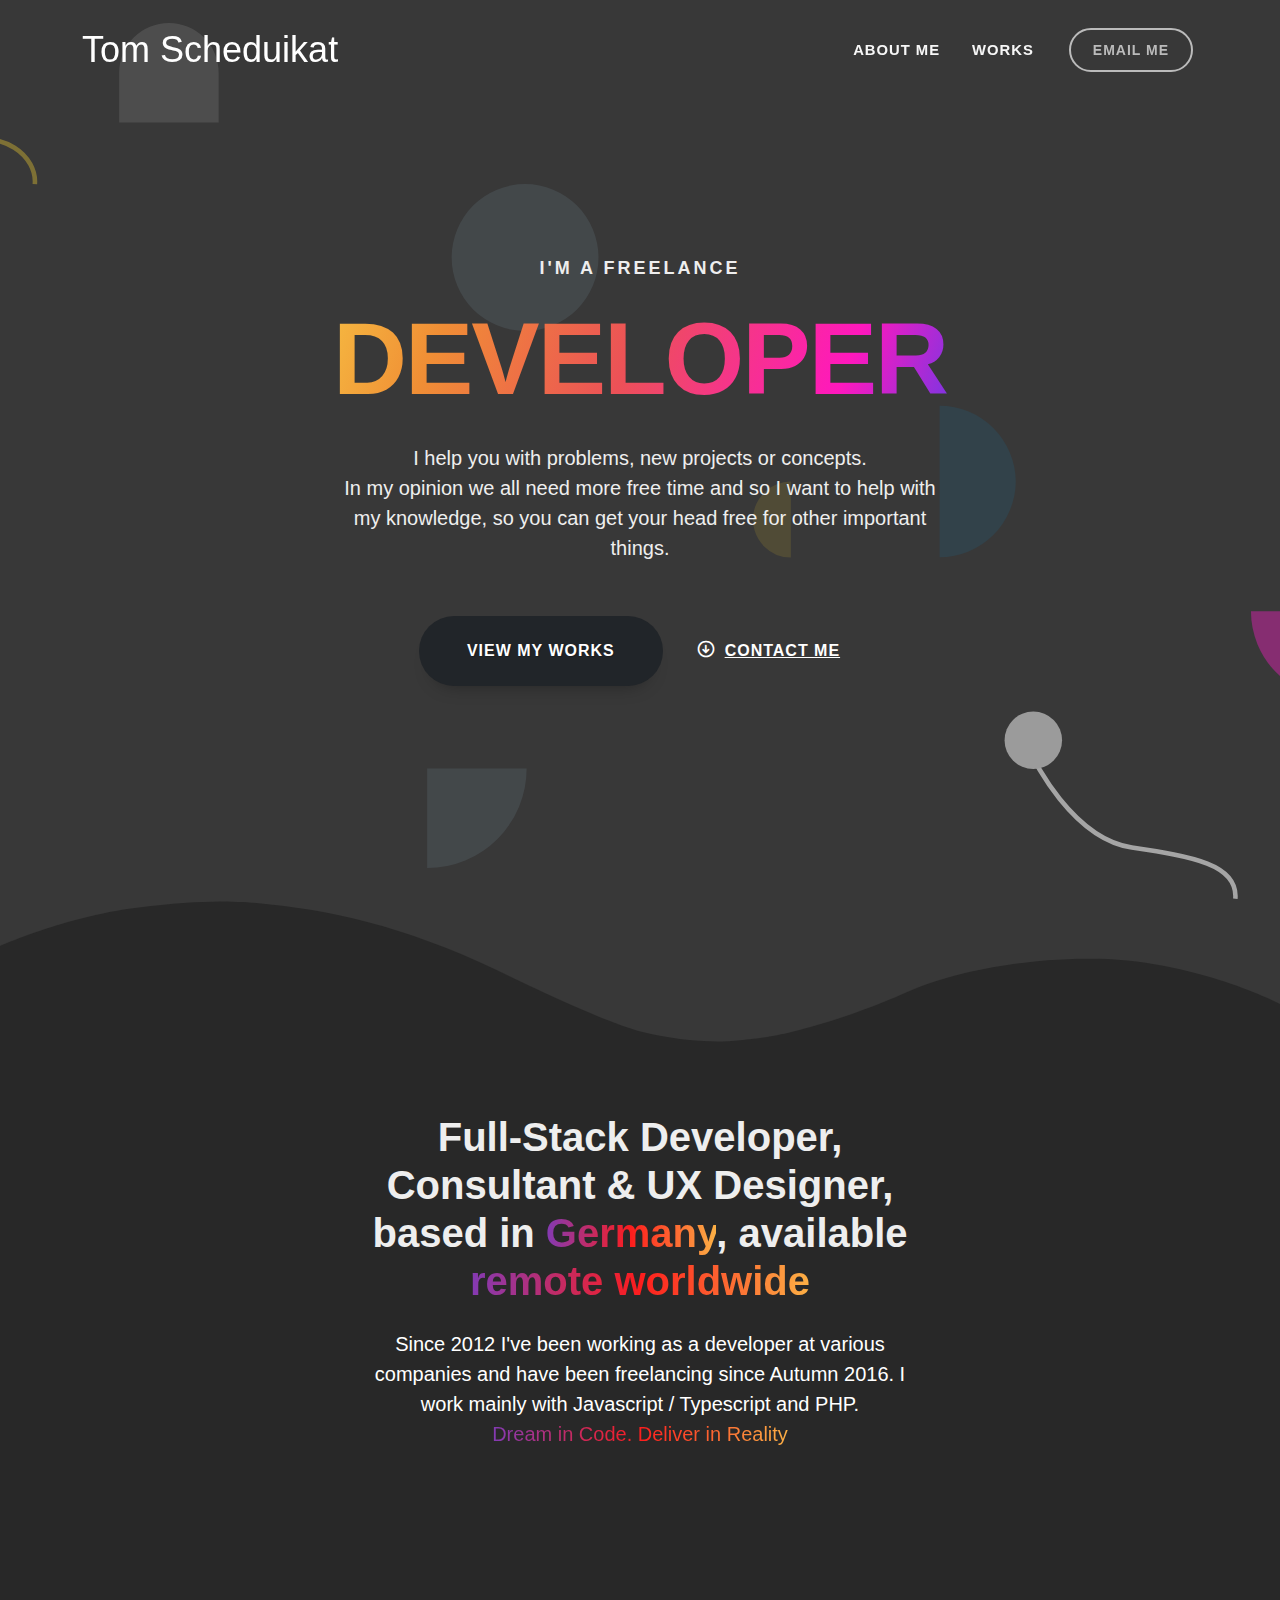
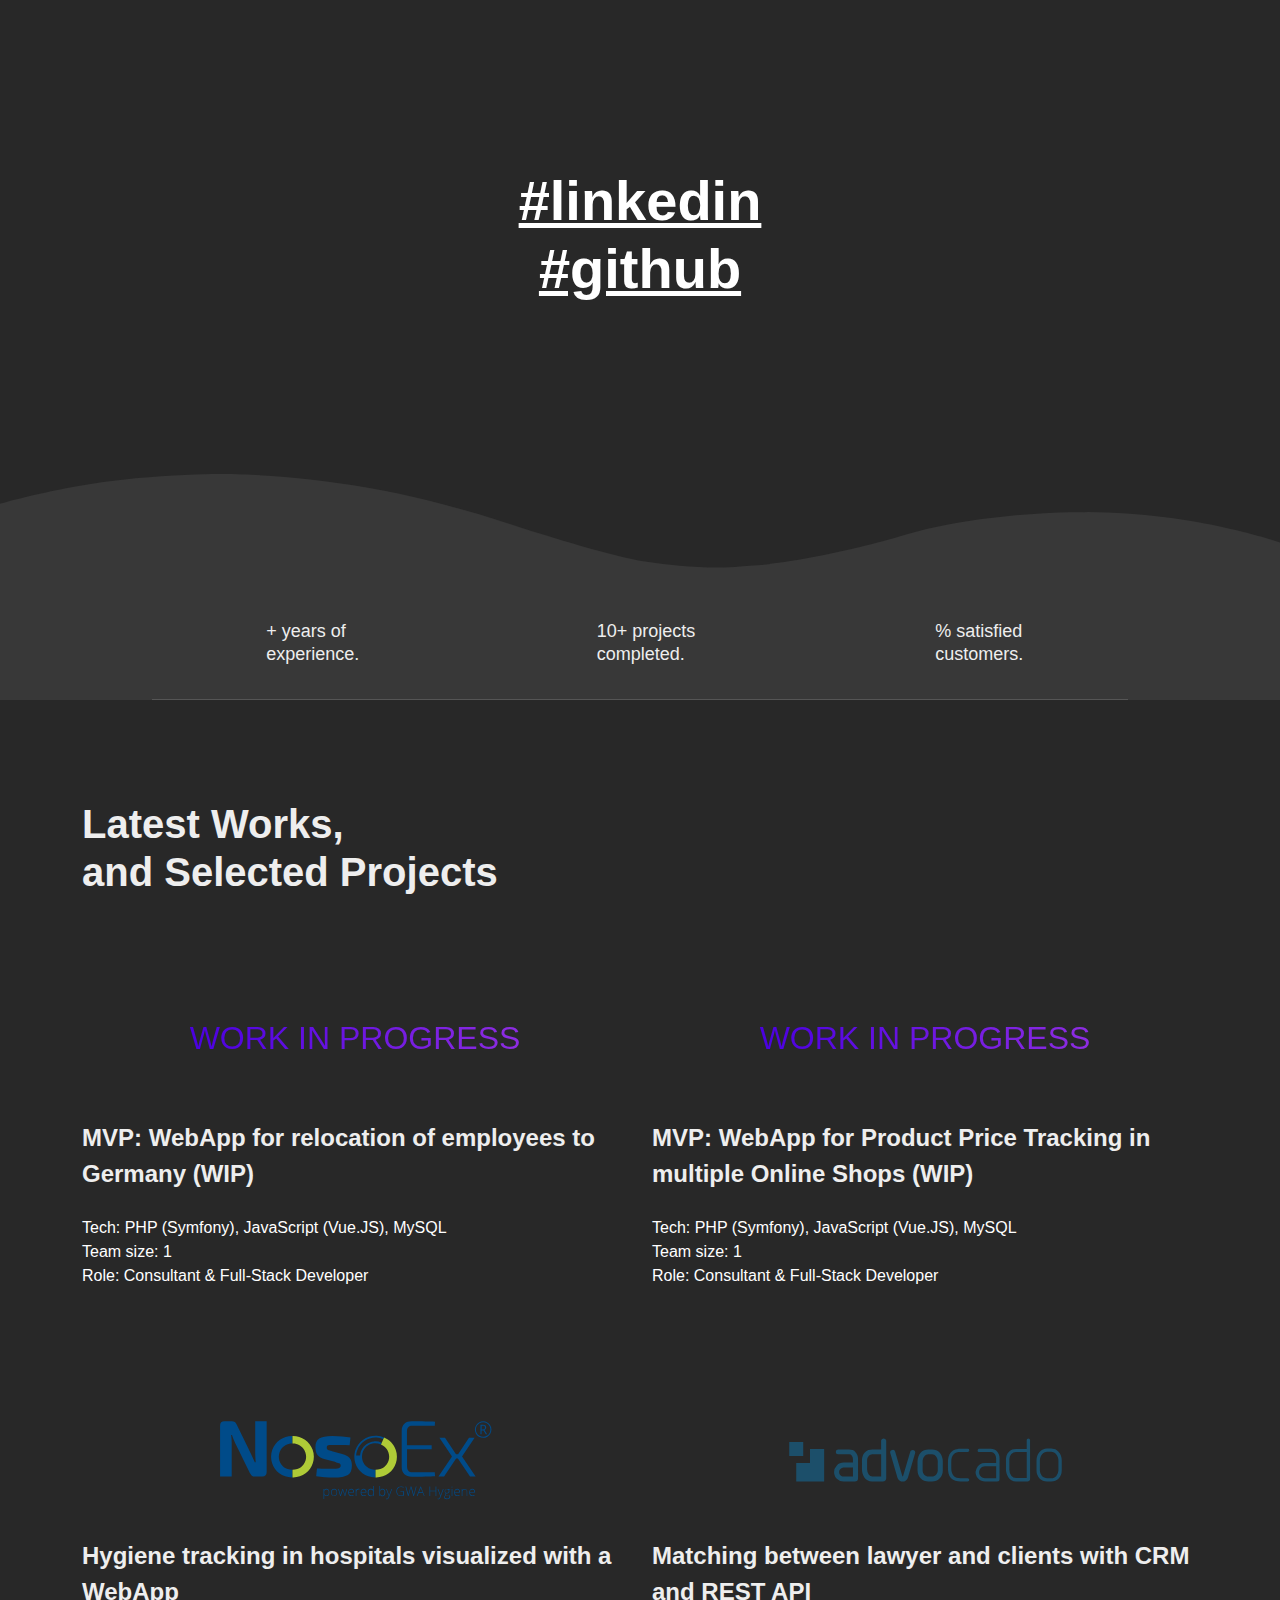
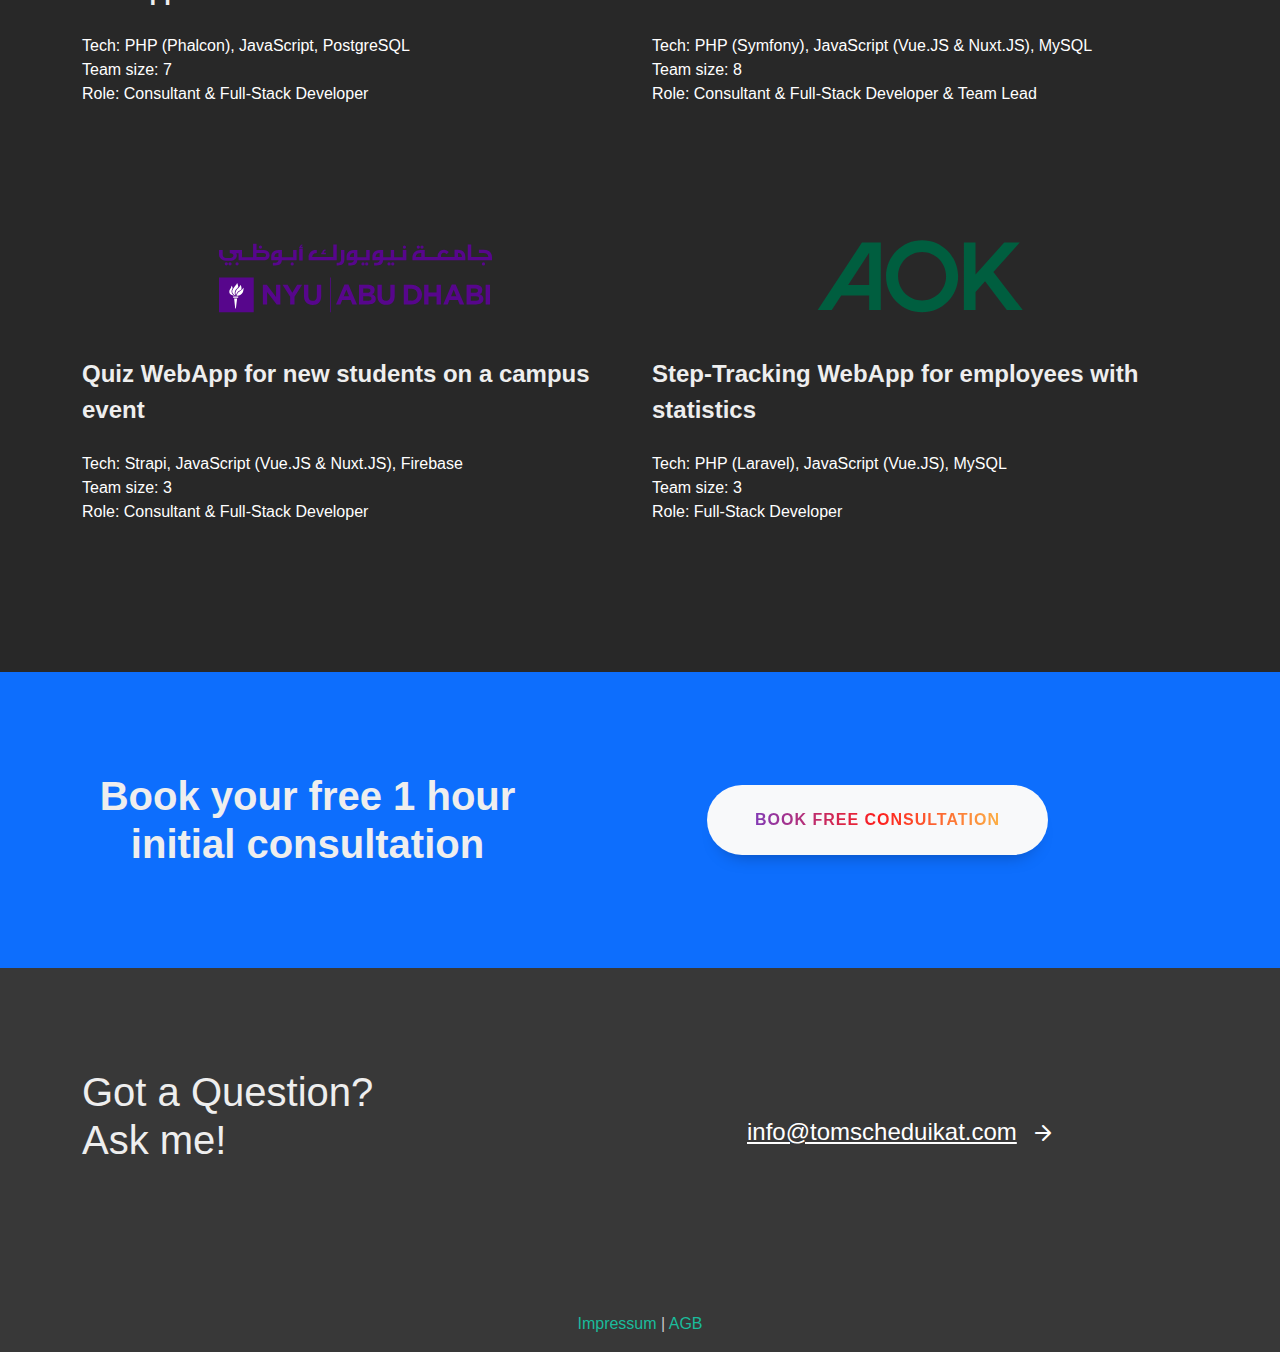
<file: index.html>
<!DOCTYPE html>
<html dir="ltr" lang="en-US">
<head>

	<meta http-equiv="content-type" content="text/html; charset=UTF-8" />
	<meta name="author" content="Tom Scheduikat" />

	<!-- Stylesheets
	============================================= -->
	<link href="css/bootstrap.css" rel="stylesheet">
	<link rel="stylesheet" href="style.css" type="text/css" />

	<link rel="stylesheet" href="css/dark.css" type="text/css" />
	<link rel="stylesheet" href="css/font-icons.css" type="text/css" />
	<link rel="stylesheet" href="css/animate.css" type="text/css" />

	<link rel="stylesheet" href="css/custom.css" type="text/css" />

	<!-- Freelancer Demo Specific Stylesheet -->
	<link rel="stylesheet" href="freelancer/css/fonts.css" type="text/css" />
	<link rel="stylesheet" href="freelancer/freelancer.css" type="text/css" />

	<meta name="viewport" content="width=device-width, initial-scale=1" />

	<!-- Document Title
	============================================= -->
	<title>Tom Scheduikat - Software Consultant | Interim CTO | UX Analyst</title>

</head>

<body class="stretched dark">

<!-- Document Wrapper
============================================= -->
<div id="wrapper" class="clearfix">

	<!-- Header
    ============================================= -->
	<header id="header" class="border-bottom-0 no-sticky transparent-header dark">
		<div id="header-wrap">
			<div class="container">
				<div class="header-row">

					<!-- Logo
                    ============================================= -->
					<div id="logo">
						<a href="#">Tom Scheduikat</a>
					</div><!-- #logo end -->

					<div class="header-misc">
						<a href="mailto:info@tomscheduikat.com" class="button button-border rounded-pill">Email Me</a>
					</div>

					<div id="primary-menu-trigger">
						<svg class="svg-trigger" viewBox="0 0 100 100"><path d="m 30,33 h 40 c 3.722839,0 7.5,3.126468 7.5,8.578427 0,5.451959 -2.727029,8.421573 -7.5,8.421573 h -20"></path><path d="m 30,50 h 40"></path><path d="m 70,67 h -40 c 0,0 -7.5,-0.802118 -7.5,-8.365747 0,-7.563629 7.5,-8.634253 7.5,-8.634253 h 20"></path></svg>
					</div>

					<!-- Primary Navigation
                    ============================================= -->
					<nav class="primary-menu">
						<ul class="menu-container">
							<li class="menu-item"><a class="menu-link" href="#" data-scrollto="#about" data-easing="easeInOutExpo" data-speed="1250" data-offset="70"><div>About me</div></a></li>
							<li class="menu-item"><a class="menu-link" href="#" data-scrollto="#works" data-easing="easeInOutExpo" data-speed="1250" data-offset="70"><div>Works</div></a></li>
						</ul>
					</nav><!-- #primary-menu end -->
				</div>
			</div>
		</div>
	</header><!-- #header end -->

	<!-- Slider
    ============================================= -->
	<section id="slider" class="slider-element min-vh-md-100 py-4 include-header" style="background: #383838 url('freelancer/images/hero-bg.svg') repeat top center; background-size: cover;">
		<div class="slider-inner">
			<div class="vertical-middle slider-element-fade">
				<div class="container text-center py-5">
					<div class="emphasis-title mb-2">
						<h4 class="text-uppercase ls3 fw-bolder mb-0">I'm a Freelance</h4>
						<h1>
								<span id="oc-images" class="owl-carousel image-carousel carousel-widget" data-items="1" data-margin="0" data-autoplay="3000" data-loop="true" data-nav="false" data-pagi="false" data-animate-in="fadeInUp">
									<div class="oc-item gradient-text gradient-red-yellow text-uppercase">Developer</div>
									<div class="oc-item gradient-text gradient-red-yellow text-uppercase">Interim CTO</div>
									<div class="oc-item gradient-text gradient-red-yellow text-uppercase">UX-Designer</div>
									<div class="oc-item gradient-text gradient-red-yellow text-uppercase">Cookie Monster</div>
								</span>
						</h1>
					</div>
					<div class="mx-auto"  style="max-width: 600px">
						<p class="lead fw-normal mb-5">
							I help you with problems, new projects or concepts.<br>
							In my opinion we all need more free time and so I want to help with my knowledge, so you can get your head free for other important things.
						</p>
						<a data-scrollto="#works" data-easing="easeInOutExpo" data-speed="1250" data-offset="70" class="button button-dark button-hero h-translatey-3 tf-ts button-reveal overflow-visible bg-dark text-end">
							<span>View my Works</span><i class="icon-line-arrow-right"></i>
						</a>
						<a href="#" data-scrollto="#footer" data-easing="easeInOutExpo" data-speed="1250" data-offset="70" class="button button-large button-light text-white bg-transparent m-0">
							<i class="icon-line2-arrow-down fw-bold"></i> <u>Contact Me</u>
						</a>
					</div>
				</div>
			</div>
		</div>
	</section><!-- #slider end -->

	<!-- Content
    ============================================= -->
	<section id="content">

		<div class="content-wrap p-0">

			<div class="section mb-0 pt-3 pb-0 dark" style=" margin-top: 150px; overflow: visible;" id="about">
				<div class="shape-divider" data-shape="wave" data-height="150" data-outside="true" data-flip-vertical="true" data-fill="#282828"></div>
				<div class="container">
					<div class="row justify-content-center text-center mt-5">
						<div class="col-lg-6">
							<div>
								<h3 class="fw-bolder h1 mb-4">
									Full-Stack Developer, Consultant & UX Designer, based in <span class="gradient-text gradient-horizon">Germany</span>, available <span class="gradient-text gradient-horizon">remote worldwide</span>
								</h3>
								<p class="mb-5 lead text-white fw-extralight">
									Since 2012 I've been working as a developer at various companies and have been freelancing since Autumn 2016. I work mainly with Javascript / Typescript and PHP.
									<br>
									<span class="gradient-text gradient-horizon">Dream in Code. Deliver in Reality</span>
								</p>
							</div>
						</div>
					</div>
				</div>
				<div class="d-flex justify-content-center position-relative">
					<div class="parallax min-vh-75" style="background-image: url('freelancer/images/tom_mit_hunden.jpeg'); background-size: cover; background-position: center center;" data-bottom-top="width: 40vw" data-center-top="width: 100vw;">
						<div class="row align-items-center justify-content-center h-100">
							<div class="col-auto text-center">
								<a href="https://www.linkedin.com/in/tom-scheduikat-4652a089/" target="_blank" class="display-4 fw-bolder text-white d-inline-block mx-4 h-op-08 op-ts"><u>#linkedin</u></a>
								<a href="https://github.com/tanktiger" target="_blank" class="display-4 fw-bolder text-white d-inline-block mx-4 h-op-08 op-ts"><u>#github</u></a>
							</div>
						</div>
					</div>
					<div class="shape-divider" data-shape="wave" data-position="bottom"></div>
				</div>
			</div>

			<div class="container" style="max-width: 1000px">
				<div class="row col-mb-30 mt-5">
					<div class="col-md-4">
						<div class="d-flex align-items-center justify-content-center">
							<div class="counter counter-xlarge fw-bolder"><span data-from="1" data-to="10" data-refresh-interval="2" data-speed="600"></span></div>
							<span>+ Years Of<br>Experience.</span>
						</div>
					</div>

					<div class="col-md-4">
						<div class="d-flex align-items-center justify-content-center">
							<div class="counter counter-xlarge fw-bolder"><span data-from="1" data-to="10" data-refresh-interval="50" data-speed="1500"></span></div>
							<span>10+ Projects <br>Completed.</span>
						</div>
					</div>

					<div class="col-md-4">
						<div class="d-flex align-items-center justify-content-center">
							<div class="counter counter-xlarge fw-bolder"><span data-from="5" data-to="100" data-refresh-interval="30" data-speed="1200"></span></div>
							<span>% Satisfied<br>Customers.</span>
						</div>
					</div>
				</div>
				<div class="line line-sm mb-0"></div>
			</div>


			<div class="clear"></div>

			<div class="section m-0 dark" id="works">
				<div class="container">
					<div class="row align-items-end justify-content-between mb-5">
						<div class="col-lg-5 ">
							<div>
								<h3 class="fw-bolder h1 mb-4">Latest Works,<br>and Selected Projects</h3>
								<p class="lead mb-0">

								</p>
							</div>
						</div>
					</div>

					<div class="row justify-content-center col-mb-50">
						<div class="col-lg-6 col-12 h-translatey-3 tf-ts">
							<a href="#" class="portfolio-item px-3 " target="_blank">
								<div class="portfolio-image d-flex justify-content-center">
									<div style="height: 100px" class="d-flex justify-content-center align-items-center">
										<span class="gradient-text gradient-blue-purple h2">WORK IN PROGRESS</span>
									</div>
									<div class="bg-overlay">
										<div class="bg-overlay-content align-items-start justify-content-end p-4">
											<div class="overlay-trigger-icon bg-dark text-white animated fadeOutUpSmall" data-hover-animate="fadeInDownSmall" data-hover-animate-out="fadeOutUpSmall" data-hover-speed="350" style="animation-duration: 350ms;"><i class="icon-line-link"></i></div>
										</div>
									</div>
								</div>
								<div class="align-items-center justify-content-center flex-column  py-4  rounded text-white">
									<h3 class="mb-0 mt-1">MVP: WebApp for relocation of employees to Germany (WIP)</h3>
									<br> Tech: PHP (Symfony), JavaScript (Vue.JS), MySQL
									<br> Team size: 1
									<br> Role: Consultant & Full-Stack Developer
								</div>
							</a>

						</div>

						<div class="col-lg-6 col-12 h-translatey-3 tf-ts">
							<a href="#" class="portfolio-item px-3" target="_blank">
								<div class="portfolio-image d-flex justify-content-center">
									<div style="height: 100px" class="d-flex justify-content-center align-items-center">
										<span class="gradient-text gradient-blue-purple h2">WORK IN PROGRESS</span>
									</div>
									<div class="bg-overlay">
										<div class="bg-overlay-content align-items-start justify-content-end p-4">
											<div class="overlay-trigger-icon bg-dark text-white animated fadeOutUpSmall" data-hover-animate="fadeInDownSmall" data-hover-animate-out="fadeOutUpSmall" data-hover-speed="350" style="animation-duration: 350ms;"><i class="icon-line-link"></i></div>
										</div>
									</div>
								</div>
								<div class="align-items-center justify-content-center flex-column  py-4  rounded text-white">
									<h3 class="mb-0 mt-1">MVP: WebApp for Product Price Tracking in multiple Online Shops (WIP)</h3>
									<br> Tech: PHP (Symfony), JavaScript (Vue.JS), MySQL
									<br> Team size: 1
									<br> Role: Consultant & Full-Stack Developer
								</div>
							</a>

						</div>

						<div class="col-lg-6 col-12 h-translatey-3 tf-ts">
							<a href="https://gwa-hygiene.de" class="portfolio-item px-3" target="_blank">
								<div class="portfolio-image d-flex justify-content-center">
									<img src="freelancer/images/clients/logo_nosoex.svg" alt="Nosoex - GWA Hygiene GmbH" class="w-50 d-flex" style="height: 100px;">
									<div class="bg-overlay">
										<div class="bg-overlay-content align-items-start justify-content-end p-4">
											<div class="overlay-trigger-icon bg-dark text-white animated fadeOutUpSmall" data-hover-animate="fadeInDownSmall" data-hover-animate-out="fadeOutUpSmall" data-hover-speed="350" style="animation-duration: 350ms;"><i class="icon-line-link"></i></div>
										</div>
									</div>
								</div>
								<div class="align-items-center justify-content-center flex-column  py-4  rounded text-white">
									<h3 class="mb-0 mt-1">Hygiene tracking in hospitals visualized with a WebApp</h3>
									<br> Tech: PHP (Phalcon), JavaScript, PostgreSQL
									<br> Team size: 7
									<br> Role: Consultant & Full-Stack Developer
								</div>
							</a>

						</div>

						<div class="col-lg-6 col-12 h-translatey-3 tf-ts">
							<a href="https://www.advocado.com" class="portfolio-item px-3" target="_blank">
								<div class="portfolio-image d-flex justify-content-center">
									<img src="freelancer/images/clients/advocado-logo.svg" alt="advocado GmbH" class="w-50 d-flex" style="height: 100px;">
									<div class="bg-overlay">
										<div class="bg-overlay-content align-items-start justify-content-end p-4">
											<div class="overlay-trigger-icon bg-dark text-white animated fadeOutUpSmall" data-hover-animate="fadeInDownSmall" data-hover-animate-out="fadeOutUpSmall" data-hover-speed="350" style="animation-duration: 350ms;"><i class="icon-line-link"></i></div>
										</div>
									</div>
								</div>
								<div class="align-items-center justify-content-center flex-column  py-4  rounded text-white">
									<h3 class="mb-0 mt-1">Matching between lawyer and clients with CRM and REST API</h3>
									<br> Tech: PHP (Symfony), JavaScript (Vue.JS & Nuxt.JS), MySQL
									<br> Team size: 8
									<br> Role: Consultant & Full-Stack Developer & Team Lead
								</div>
							</a>
						</div>

						<div class="col-lg-6 col-12 h-translatey-3 tf-ts">
							<a href="https://nyuad.nyu.edu" class="portfolio-item px-3" target="_blank">
								<div class="portfolio-image d-flex justify-content-center">
									<img src="freelancer/images/clients/nyuad_logo.svg" alt="NYUAD Abu Dhabi" class="w-50 d-flex" style="height: 100px;">
									<div class="bg-overlay">
										<div class="bg-overlay-content align-items-start justify-content-end p-4">
											<div class="overlay-trigger-icon bg-dark text-white animated fadeOutUpSmall" data-hover-animate="fadeInDownSmall" data-hover-animate-out="fadeOutUpSmall" data-hover-speed="350" style="animation-duration: 350ms;"><i class="icon-line-link"></i></div>
										</div>
									</div>
								</div>
								<div class="align-items-center justify-content-center flex-column  py-4  rounded text-white">
									<h3 class="mb-0 mt-1">Quiz WebApp for new students on a campus event</h3>
									<br> Tech: Strapi, JavaScript (Vue.JS & Nuxt.JS), Firebase
									<br> Team size: 3
									<br> Role: Consultant & Full-Stack Developer
								</div>
							</a>
						</div>

						<div class="col-lg-6 col-12 h-translatey-3 tf-ts">
							<a href="https://www.aok.de/" class="portfolio-item px-3" target="_blank">
								<div class="portfolio-image d-flex justify-content-center">
									<img src="freelancer/images/clients/aok_logo.svg" alt="AOK Germany" class="w-50 d-flex" style="height: 100px;">
									<div class="bg-overlay">
										<div class="bg-overlay-content align-items-start justify-content-end p-4">
											<div class="overlay-trigger-icon bg-dark text-white animated fadeOutUpSmall" data-hover-animate="fadeInDownSmall" data-hover-animate-out="fadeOutUpSmall" data-hover-speed="350" style="animation-duration: 350ms;"><i class="icon-line-link"></i></div>
										</div>
									</div>
								</div>
								<div class="align-items-center justify-content-center flex-column  py-4  rounded text-white">
									<h3 class="mb-0 mt-1">Step-Tracking WebApp for employees with statistics</h3>
									<br> Tech: PHP (Laravel), JavaScript (Vue.JS), MySQL
									<br> Team size: 3
									<br> Role: Full-Stack Developer
								</div>
							</a>
						</div>
					</div>

				</div>
			</div>

			<div class="clear"></div>

			<div class="section m-0 bg-primary" id="calendar">
				<div class="container">
					<div class="row d-flex  justify-content-between ">
						<div class="d-flex text-center col-md-5 col-12">
							<div>
								<h3 class="fw-bolder h1 mb-0">Book your free 1 hour initial consultation</h3>
							</div>
						</div>
						<div class=" d-flex col-md-7 col-12 justify-content-center align-items-center align-content-center text-center">
							<div>
								<a href="https://calendar.app.google/y83bePDhJ2qbdb2eA" target="_blank" data-speed="1250" class="button  button-hero tf-ts button-reveal overflow-visible bg-light text-end">
									<span class="gradient-text gradient-horizon">Book free consultation</span><i class="icon-line-arrow-right text-dark"></i>
								</a>
							</div>
						</div>
					</div>

				</div>
			</div>

			<div class="clear"></div>

		</div>

	</section><!-- #content end -->

	<!-- Footer
    ============================================= -->
	<footer id="footer" class="border-0 dark bg-transparent" style="">

		<div class="container">
			<div class="footer-widgets-wrap  m-0">

				<div class="row justify-content-between">

					<div class="col-md-4">
						<div class="widget">

							<h3 class="h1 mb-5">Got a Question?<br>Ask me!</h3>
						</div>
					</div>

					<div class="col-md-5">
						<h3>
							<a href="mailto:info@tomscheduikat.com" class="h4 text-white mt-5 mb-4 d-block"><u>info@tomscheduikat.com</u> <i class="icon-line-arrow-right position-relative ms-2" style="top: 3px"></i></a>
						</h3>
					</div>

				</div>

			</div>
		</div>
		<div class="container text-center pb-3">
			<a href="impressum.html">Impressum</a>
			|
			<a href="agb.html">AGB</a>
		</div>

	</footer><!-- #footer end -->

</div><!-- #wrapper end -->

<!-- Go To Top
============================================= -->
<div id="gotoTop" class="icon-double-angle-up rounded-circle shadow"></div>

<!-- External JavaScripts
============================================= -->
<script src="js/jquery.js"></script>
<script src="js/plugins.min.js"></script>

<!-- Footer Scripts
============================================= -->
<script src="js/functions.js"></script>

</body>
</html>
</file>
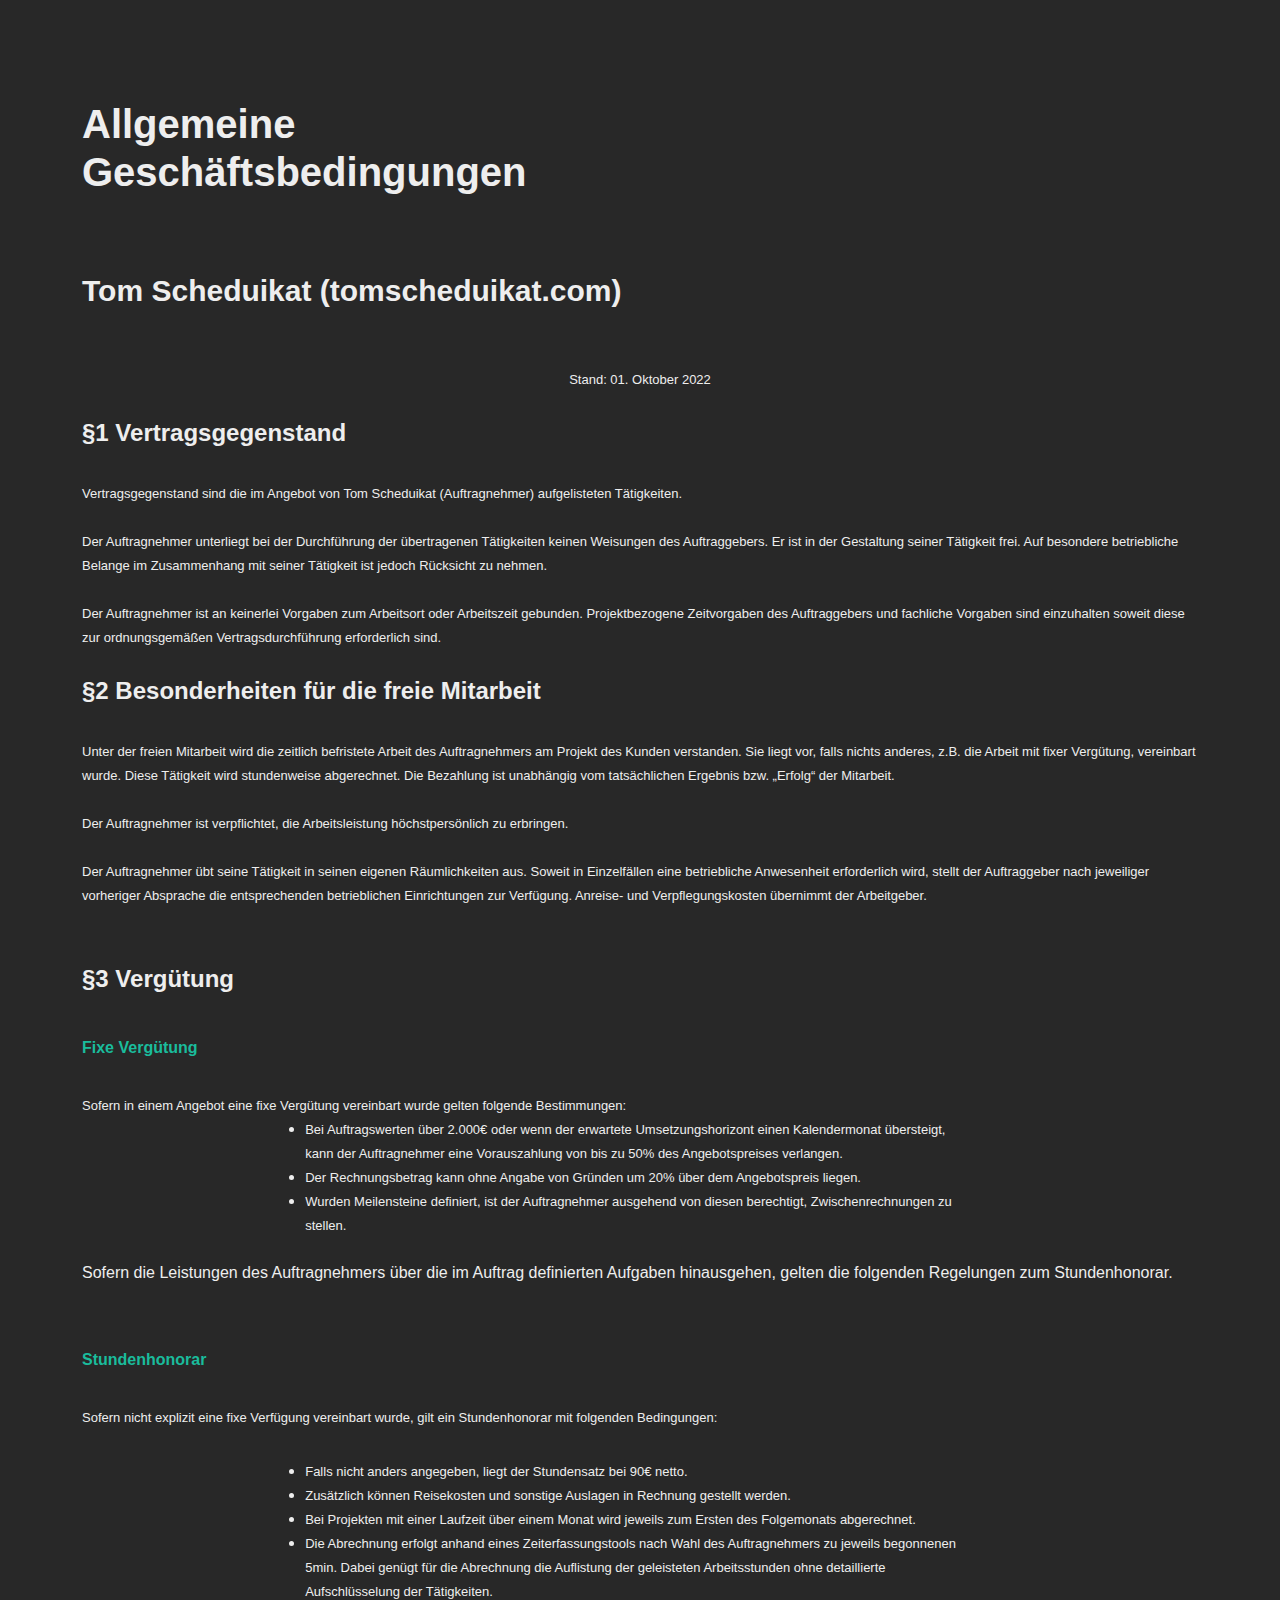
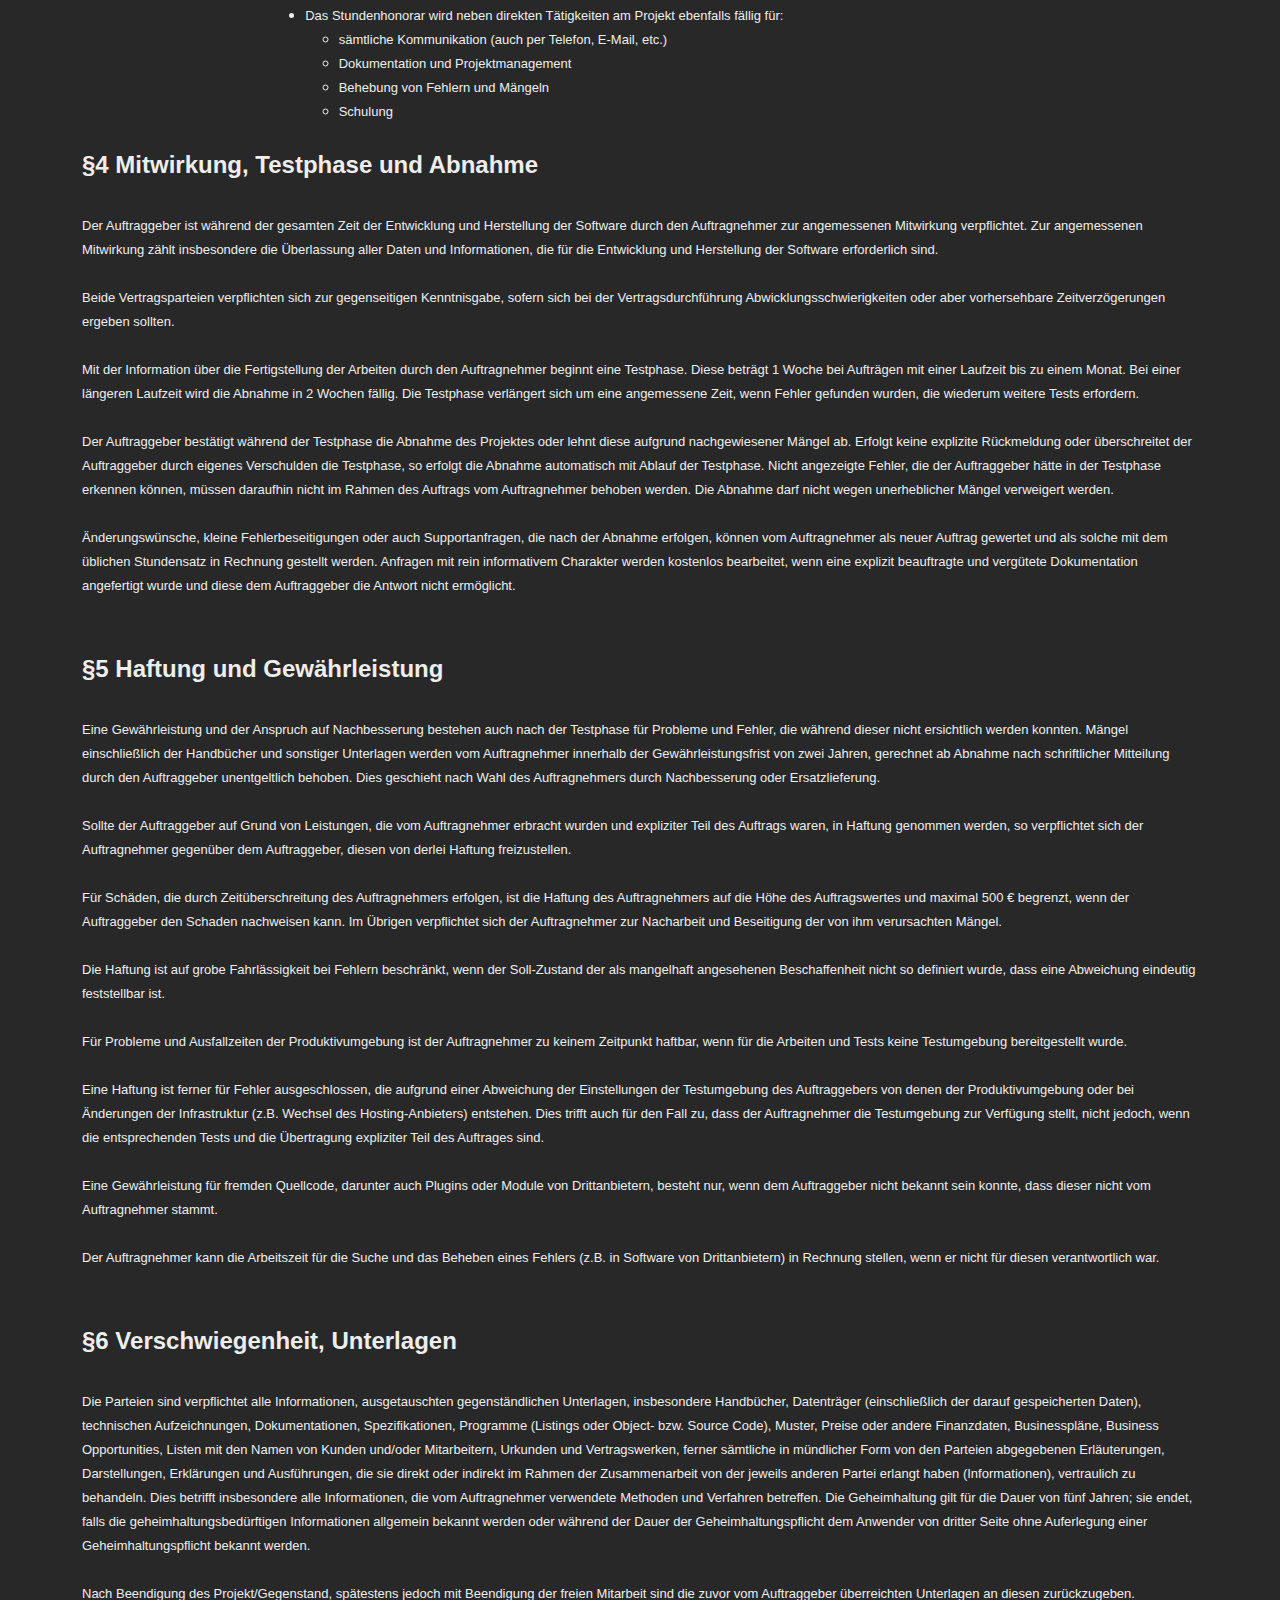
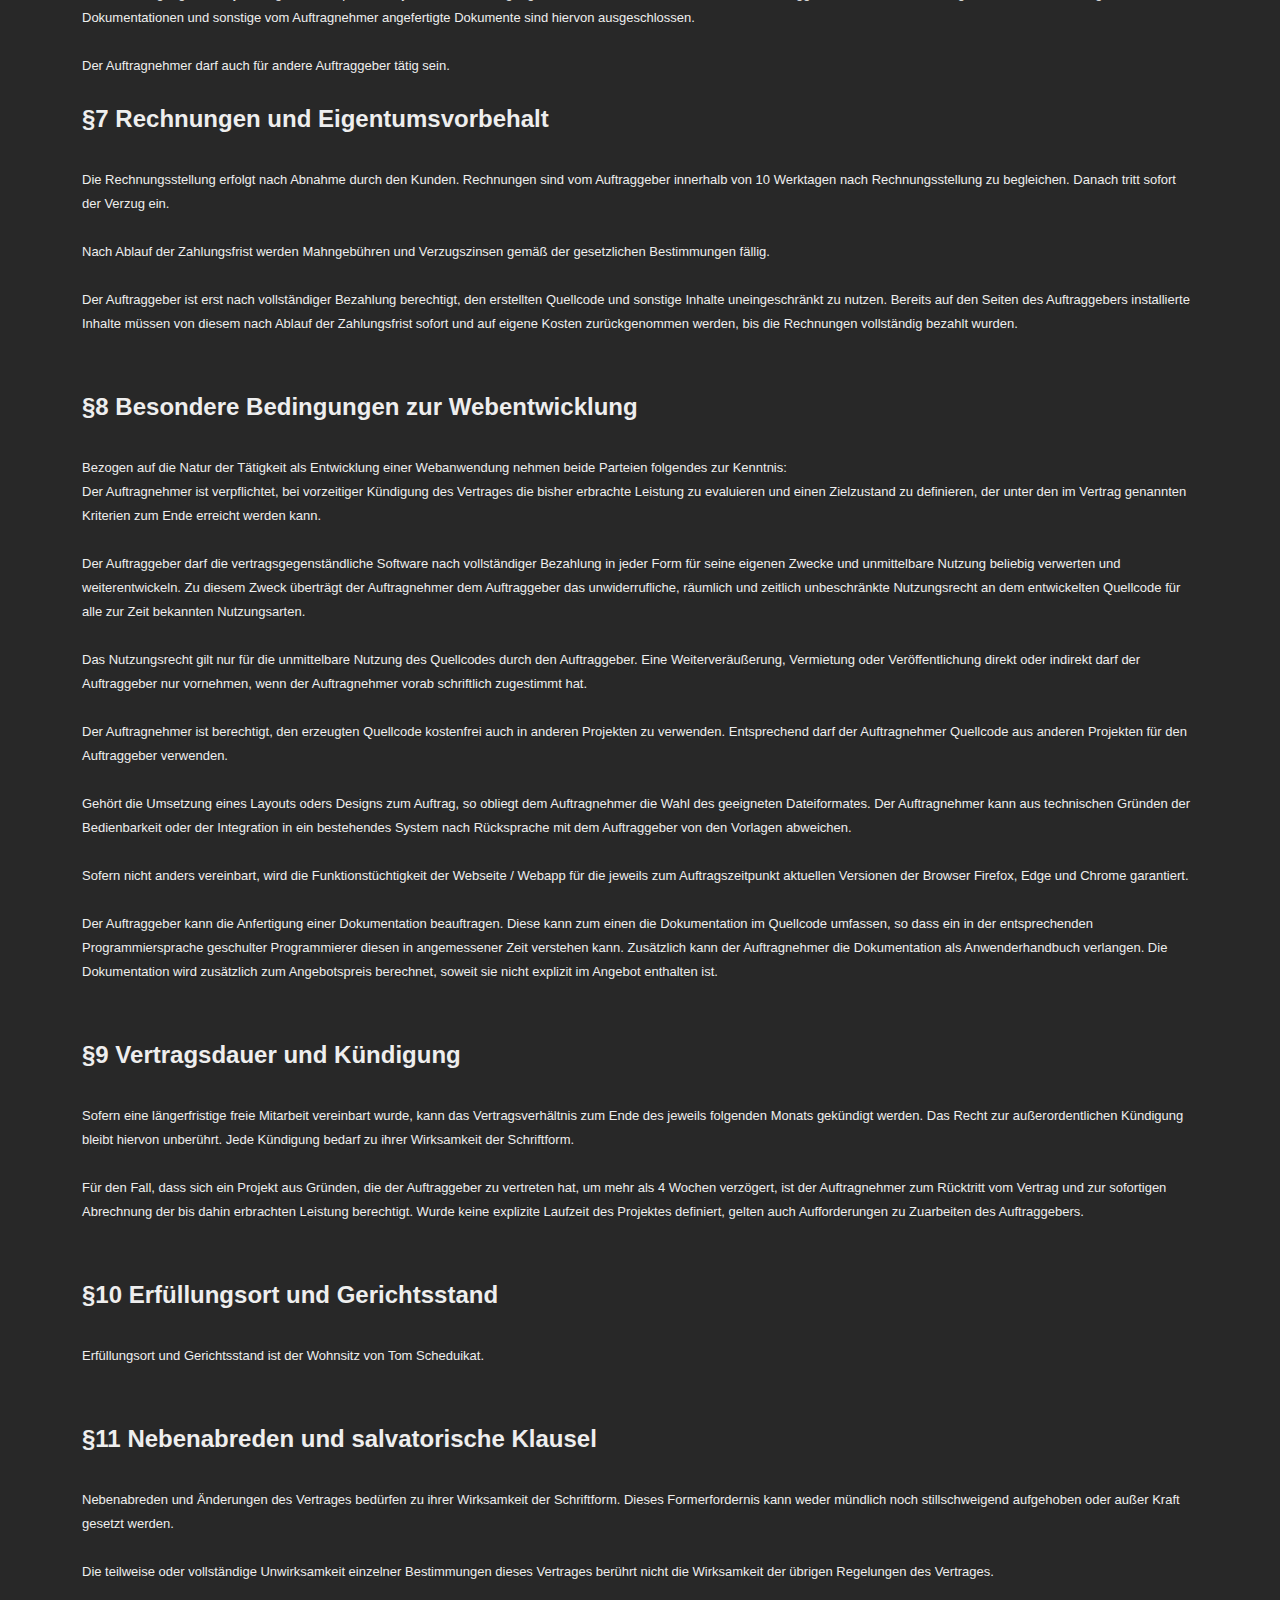
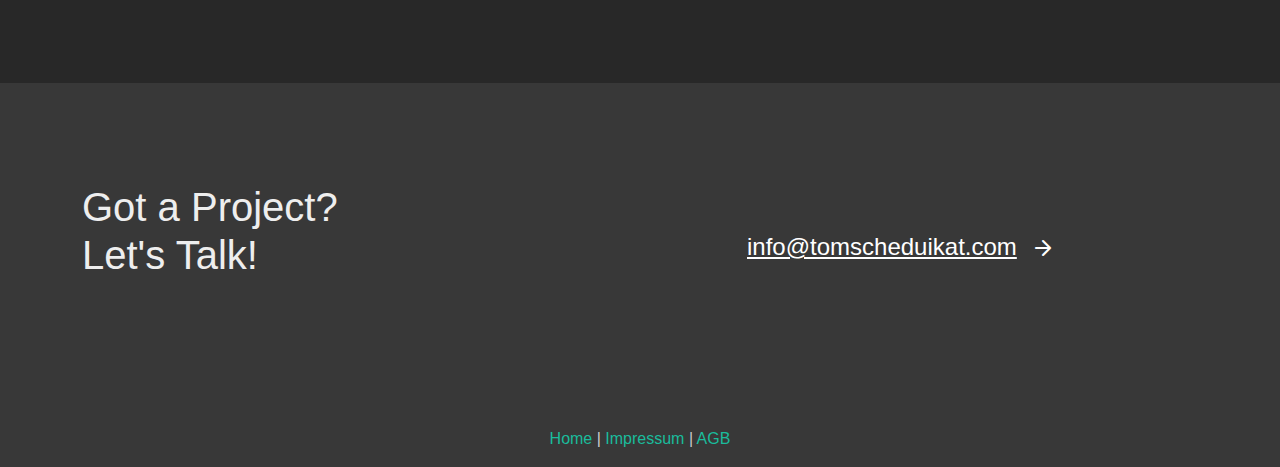
<file: agb.html>
<!DOCTYPE html>
<html dir="ltr" lang="en-US">
<head>

	<meta http-equiv="content-type" content="text/html; charset=utf-8" />
	<meta name="author" content="Tom Scheduikat" />

	<!-- Stylesheets
	============================================= -->
	<link href="css/bootstrap.css" rel="stylesheet">
	<link rel="stylesheet" href="style.css" type="text/css" />

	<link rel="stylesheet" href="css/dark.css" type="text/css" />
	<link rel="stylesheet" href="css/font-icons.css" type="text/css" />
	<link rel="stylesheet" href="css/animate.css" type="text/css" />

	<link rel="stylesheet" href="css/custom.css" type="text/css" />

	<!-- Freelancer Demo Specific Stylesheet -->
	<link rel="stylesheet" href="freelancer/css/fonts.css" type="text/css" />
	<link rel="stylesheet" href="freelancer/freelancer.css" type="text/css" />

	<meta name="viewport" content="width=device-width, initial-scale=1" />

	<!-- Document Title
	============================================= -->
	<title>Tom Scheduikat - Freelancer | Software Developer | IT-Consultant</title>

</head>

<body class="stretched dark">

	<!-- Document Wrapper
	============================================= -->
	<div id="wrapper" class="clearfix">

		<!-- Content
		============================================= -->
		<section id="content">

			<div class="content-wrap p-0">

				<div class="section m-0 dark" id="works">
					<div class="container">
						<div class="row align-items-end justify-content-between mb-5">
							<div class="col-lg-5 ">
								<div>
									<h3 class="fw-bolder h1 mb-4">Allgemeine Geschäftsbedingungen</h3>
									<p class="lead mb-0">

									</p>
								</div>
							</div>
						</div>

						<div class="row justify-content-center col-mb-50">
							<div class="col-lg-12 h-translatey-3 tf-ts">

								<h2 >Tom Scheduikat (tomscheduikat.com)</h2>
								<p style="margin-bottom: 0cm;">&nbsp;</p>
								<p style="margin-bottom: 0cm;" align="CENTER"><span style="font-family: Arial,sans-serif;"><span style="font-size: small;">Stand: 01. Oktober 2022</span></span></p>
								<p style="margin-bottom: 0cm;" align="LEFT">&nbsp;</p>
								<h3 class="">§1 Vertragsgegenstand</h3>
								<p style="margin-bottom: 0cm;"><span style="font-family: Arial,sans-serif;"><span style="font-size: small;">Vertragsgegenstand sind die im Angebot von Tom Scheduikat (Auftragnehmer) aufgelisteten Tätigkeiten.<br><br>Der Auftragnehmer unterliegt bei der Durchführung der übertragenen Tätigkeiten keinen Weisungen des Auftraggebers. Er ist in der Gestaltung seiner Tätigkeit frei. Auf besondere betriebliche Belange im Zusammenhang mit seiner Tätigkeit ist jedoch Rücksicht zu nehmen.<br><br>Der Auftragnehmer ist an keinerlei Vorgaben zum Arbeitsort oder Arbeitszeit gebunden. Projektbezogene Zeitvorgaben des Auftraggebers und fachliche Vorgaben sind einzuhalten soweit diese zur ordnungsgemäßen Vertragsdurchführung erforderlich sind. </span></span></p>
								<p style="margin-bottom: 0cm;" align="LEFT">&nbsp;</p>
								<h3 class="">§2 Besonderheiten für die freie Mitarbeit</h3>
								<p><span style="font-family: Arial,sans-serif;"><span style="font-size: small;">Unter der freien Mitarbeit wird die zeitlich befristete Arbeit des Auftragnehmers am Projekt des Kunden verstanden. Sie liegt vor, falls nichts anderes, z.B. die Arbeit mit fixer Vergütung, vereinbart wurde. Diese Tätigkeit wird stundenweise abgerechnet. Die Bezahlung ist unabhängig vom tatsächlichen Ergebnis bzw. „Erfolg“ der Mitarbeit.<br><br>Der Auftragnehmer ist verpflichtet, die Arbeitsleistung höchstpersönlich zu erbringen. <br><br></span></span><span style="margin-bottom: 0cm;"><span style="font-size: small;">Der Auftragnehmer übt seine Tätigkeit in seinen eigenen Räumlichkeiten aus. Soweit in Einzelfällen eine betriebliche Anwesenheit erforderlich wird, stellt der Auftraggeber nach jeweiliger vorheriger Absprache die entsprechenden betrieblichen Einrichtungen zur Verfügung. Anreise- und Verpflegungskosten übernimmt der Arbeitgeber.</span></span></p>
								<p style="margin-bottom: 0cm;" align="LEFT">&nbsp;</p>
								<h3 class="western">§3 Vergütung</h3>
								<h3 class="western"><span style="font-size: medium;">Fixe Vergütung</span></h3>
								<p style="margin-bottom: 0cm;"><span style="font-family: Arial,sans-serif;"><span style="font-size: small;">Sofern in einem Angebot eine fixe Vergütung vereinbart wurde gelten folgende Bestimmungen:</span></span></p>
								<ul style="text-align: left;width: 60%;margin: auto;">
									<li>
										<p style="margin-bottom: 0cm;"><span style="font-family: Arial,sans-serif;"><span style="font-size: small;">Bei Auftragswerten über 2.000€ oder wenn der erwartete Umsetzungshorizont einen Kalendermonat übersteigt, kann der Auftragnehmer eine Vorauszahlung von bis zu 50% des Angebotspreises verlangen.</span></span></p>
									</li>
									<li>
										<p style="margin-bottom: 0cm;"><span style="font-family: Arial,sans-serif;"><span style="font-size: small;">Der Rechnungsbetrag kann ohne Angabe von Gründen um 20% über dem Angebotspreis liegen.</span></span></p>
									</li>
									<li>
										<p style="margin-bottom: 0cm;"><span style="font-family: Arial,sans-serif;"><span style="font-size: small;">Wurden Meilensteine definiert, ist der Auftragnehmer ausgehend von diesen berechtigt, Zwischenrechnungen zu stellen.</span></span></p>
									</li>
								</ul>
								<p><br>Sofern die Leistungen des Auftragnehmers über die im Auftrag definierten Aufgaben hinausgehen, gelten die folgenden Regelungen zum Stundenhonorar.<br><br></p>
								<h3 class="western"><span style="font-size: medium;">Stundenhonorar</span></h3>
								<p><span style="margin-bottom: 0cm;"><span style="font-size: small;">Sofern nicht explizit eine fixe Verfügung vereinbart wurde, gilt ein Stundenhonorar mit folgenden Bedingungen:</span></span></p>
								<ul style="text-align: left;width: 60%;margin: auto;">
									<li>
										<p style="margin-bottom: 0cm;"><span style="font-family: Arial,sans-serif;"><span style="font-size: small;">Falls nicht anders angegeben, liegt der Stundensatz bei 90€ netto.</span></span></p>
									</li>
									<li>
										<p style="margin-bottom: 0cm;"><span style="font-family: Arial,sans-serif;"><span style="font-size: small;">Zusätzlich können Reisekosten und sonstige Auslagen in Rechnung gestellt werden.</span></span></p>
									</li>
									<li>
										<p style="margin-bottom: 0cm;"><span style="font-family: Arial,sans-serif;"><span style="font-size: small;">Bei Projekten mit einer Laufzeit über einem Monat wird jeweils zum Ersten des Folgemonats abgerechnet.</span></span></p>
									</li>
									<li>
										<p style="margin-bottom: 0cm;"><span style="font-family: Arial,sans-serif;"><span style="font-size: small;">Die Abrechnung erfolgt anhand eines Zeiterfassungstools nach Wahl des Auftragnehmers zu jeweils begonnenen 5min. Dabei genügt für die Abrechnung die Auflistung der geleisteten Arbeitsstunden ohne detaillierte Aufschlüsselung der Tätigkeiten.</span></span></p>
									</li>
									<li>
										<p style="margin-bottom: 0cm;"><span style="font-family: Arial,sans-serif;"><span style="font-size: small;">Das Stundenhonorar wird neben direkten Tätigkeiten am Projekt ebenfalls fällig für:</span></span></p>
										<ul style="text-align: left;width: 90%;margin: auto;">
											<li>
												<p style="margin-bottom: 0cm;"><span style="font-family: Arial,sans-serif;"><span style="font-size: small;">sämtliche Kommunikation (auch per Telefon, E-Mail, etc.)</span></span></p>
											</li>
											<li>
												<p style="margin-bottom: 0cm;"><span style="font-family: Arial,sans-serif;"><span style="font-size: small;">Dokumentation und Projektmanagement</span></span></p>
											</li>
											<li>
												<p style="margin-bottom: 0cm;"><span style="font-family: Arial,sans-serif;"><span style="font-size: small;">Behebung von Fehlern und Mängeln</span></span></p>
											</li>
											<li>
												<p style="margin-bottom: 0cm;"><span style="font-family: Arial,sans-serif;"><span style="font-size: small;">Schulung</span></span></p>
											</li>
										</ul>
									</li>
								</ul>
								<p style="margin-bottom: 0cm;">&nbsp;</p>
								<h3 class="western">§4 Mitwirkung, Testphase und Abnahme</h3>
								<p><span style="margin-bottom: 0cm;"><span style="font-size: small;">Der Auftraggeber ist während der gesamten Zeit der Entwicklung und Herstellung der Software durch den Auftragnehmer zur angemessenen Mitwirkung verpflichtet. Zur angemessenen Mitwirkung zählt insbesondere die Überlassung aller Daten und Informationen, die für die Entwicklung und Herstellung der Software erforderlich sind.<br><br>Beide Vertragsparteien verpflichten sich zur gegenseitigen Kenntnisgabe, sofern sich bei der Vertragsdurchführung Abwicklungsschwierigkeiten oder aber vorhersehbare Zeitverzögerungen ergeben sollten.<br><br>Mit der Information über die Fertigstellung der Arbeiten durch den Auftragnehmer beginnt eine Testphase. Diese beträgt 1 Woche bei Aufträgen mit einer Laufzeit bis zu einem Monat. Bei einer längeren Laufzeit wird die Abnahme in 2 Wochen fällig. Die Testphase verlängert sich um eine angemessene Zeit, wenn Fehler gefunden wurden, die wiederum weitere Tests erfordern.<br><br>Der Auftraggeber bestätigt während der Testphase die Abnahme des Projektes oder lehnt diese aufgrund nachgewiesener Mängel ab. Erfolgt keine explizite Rückmeldung oder überschreitet der Auftraggeber durch eigenes Verschulden die Testphase, so erfolgt die Abnahme automatisch mit Ablauf der Testphase. Nicht angezeigte Fehler, die der Auftraggeber hätte in der Testphase erkennen können, müssen daraufhin nicht im Rahmen des Auftrags vom Auftragnehmer behoben werden. Die Abnahme darf nicht wegen unerheblicher Mängel verweigert werden.<br><br>Änderungswünsche, kleine Fehlerbeseitigungen oder auch Supportanfragen, die nach der Abnahme erfolgen, können vom Auftragnehmer als neuer Auftrag gewertet und als solche mit dem üblichen Stundensatz in Rechnung gestellt werden. Anfragen mit rein informativem Charakter werden kostenlos bearbeitet, wenn eine explizit beauftragte und vergütete Dokumentation angefertigt wurde und diese dem Auftraggeber die Antwort nicht ermöglicht.</span></span></p>
								<p style="margin-bottom: 0cm;">&nbsp;</p>
								<h3 class="western">§5 Haftung und Gewährleistung</h3>
								<p><span style="margin-bottom: 0cm;"><span style="font-size: small;">Eine Gewährleistung und der Anspruch auf Nachbesserung bestehen auch nach der Testphase für Probleme und Fehler, die während dieser nicht ersichtlich werden konnten. Mängel einschließlich der Handbücher und sonstiger Unterlagen werden vom Auftragnehmer innerhalb der Gewährleistungsfrist von zwei Jahren, gerechnet ab Abnahme nach schriftlicher Mitteilung durch den Auftraggeber unentgeltlich behoben. Dies geschieht nach Wahl des Auftragnehmers durch Nachbesserung oder Ersatzlieferung.<br><br>Sollte der Auftraggeber auf Grund von Leistungen, die vom Auftragnehmer erbracht wurden und expliziter Teil des Auftrags waren, in Haftung genommen werden, so verpflichtet sich der Auftragnehmer gegenüber dem Auftraggeber, diesen von derlei Haftung freizustellen.<br><br>Für Schäden, die durch Zeitüberschreitung des Auftragnehmers erfolgen, ist die Haftung des Auftragnehmers auf die Höhe des Auftragswertes und maximal 500 € begrenzt, wenn der Auftraggeber den Schaden nachweisen kann. Im Übrigen verpflichtet sich der Auftragnehmer zur Nacharbeit und Beseitigung der von ihm verursachten Mängel.<br><br>Die Haftung ist auf grobe Fahrlässigkeit bei Fehlern beschränkt, wenn der Soll-Zustand der als mangelhaft angesehenen Beschaffenheit nicht so definiert wurde, dass eine Abweichung eindeutig feststellbar ist.<br><br>Für Probleme und Ausfallzeiten der Produktivumgebung ist der Auftragnehmer zu keinem Zeitpunkt haftbar, wenn für die Arbeiten und Tests keine Testumgebung bereitgestellt wurde.<br><br>Eine Haftung ist ferner für Fehler ausgeschlossen, die aufgrund einer Abweichung der Einstellungen der Testumgebung des Auftraggebers von denen der Produktivumgebung oder bei Änderungen der Infrastruktur (z.B. Wechsel des Hosting-Anbieters) entstehen. Dies trifft auch für den Fall zu, dass der Auftragnehmer die Testumgebung zur Verfügung stellt, nicht jedoch, wenn die entsprechenden Tests und die Übertragung expliziter Teil des Auftrages sind.<br><br>Eine Gewährleistung für fremden Quellcode, darunter auch Plugins oder Module von Drittanbietern, besteht nur, wenn dem Auftraggeber nicht bekannt sein konnte, dass dieser nicht vom Auftragnehmer stammt.<br><br>Der Auftragnehmer kann die Arbeitszeit für die Suche und das Beheben eines Fehlers (z.B. in Software von Drittanbietern) in Rechnung stellen, wenn er nicht für diesen verantwortlich war.</span></span></p>
								<p style="margin-bottom: 0cm;">&nbsp;</p>
								<h3 class="western">§6 Verschwiegenheit, Unterlagen</h3>
								<p style="margin-bottom: 0cm;"><span style="margin-bottom: 0cm;"><span style="font-size: small;">Die Parteien sind verpflichtet alle Informationen, ausgetauschten gegenständlichen Unterlagen, insbesondere Handbücher, Datenträger (einschließlich der darauf gespeicherten Daten), technischen Aufzeichnungen, Dokumentationen, Spezifikationen, Programme (Listings oder Object- bzw. Source Code), Muster, Preise oder andere Finanzdaten, Businesspläne, Business Opportunities, Listen mit den Namen von Kunden und/oder Mitarbeitern, Urkunden und Vertragswerken, ferner sämtliche in mündlicher Form von den Parteien abgegebenen Erläuterungen, Darstellungen, Erklärungen und Ausführungen, die sie direkt oder indirekt im Rahmen der Zusammenarbeit von der jeweils anderen Partei erlangt haben (Informationen), vertraulich zu behandeln. Dies betrifft insbesondere alle Informationen, die vom Auftragnehmer verwendete Methoden und Verfahren betreffen. Die Geheimhaltung gilt für die Dauer von fünf Jahren; sie endet, falls die geheimhaltungsbedürftigen Informationen allgemein bekannt werden oder während der Dauer der Geheimhaltungspflicht dem Anwender von dritter Seite ohne Auferlegung einer Geheimhaltungspflicht bekannt werden.<br><br></span></span><span style="font-family: Arial,sans-serif;"><span style="font-size: small;">Nach Beendigung des Projekt/Gegenstand, spätestens jedoch mit Beendigung der freien Mitarbeit sind die zuvor vom Auftraggeber überreichten Unterlagen an diesen zurückzugeben. Dokumentationen und sonstige vom Auftragnehmer angefertigte Dokumente sind hiervon ausgeschlossen.<br><br>Der Auftragnehmer darf auch für andere Auftraggeber tätig sein.</span></span></p>
								<p style="margin-bottom: 0cm;">&nbsp;</p>
								<h3 class="western">§7 Rechnungen und Eigentumsvorbehalt</h3>
								<p><span style="font-family: Arial,sans-serif;"><span style="font-size: small;">Die Rechnungsstellung erfolgt nach Abnahme durch den Kunden. Rechnungen sind vom Auftraggeber innerhalb von 10 Werktagen nach Rechnungsstellung zu begleichen. Danach tritt sofort der Verzug ein.<br><br>Nach Ablauf der Zahlungsfrist werden Mahngebühren und Verzugszinsen gemäß der gesetzlichen Bestimmungen fällig.<br><br></span></span><span style="margin-bottom: 0cm;"><span style="font-size: small;">Der Auftraggeber ist erst nach vollständiger Bezahlung berechtigt, den erstellten Quellcode und sonstige Inhalte uneingeschränkt zu nutzen. Bereits auf den Seiten des Auftraggebers installierte Inhalte müssen von diesem nach Ablauf der Zahlungsfrist sofort und auf eigene Kosten zurückgenommen werden, bis die Rechnungen vollständig bezahlt wurden.</span></span></p>
								<p style="margin-bottom: 0cm;">&nbsp;</p>
								<h3 class="western">§8 Besondere Bedingungen zur Webentwicklung</h3>
								<p><span style="margin-bottom: 0cm;"><span style="font-size: small;">Bezogen auf die Natur der Tätigkeit als Entwicklung einer Webanwendung nehmen beide Parteien folgendes zur Kenntnis:<br>Der Auftragnehmer ist verpflichtet, bei vorzeitiger Kündigung des Vertrages die bisher erbrachte Leistung zu evaluieren und einen Zielzustand zu definieren, der unter den im Vertrag genannten Kriterien zum Ende erreicht werden kann.<br><br>Der Auftraggeber darf die vertragsgegenständliche Software nach vollständiger Bezahlung in jeder Form für seine eigenen Zwecke und unmittelbare Nutzung beliebig verwerten und weiterentwickeln. Zu diesem Zweck überträgt der Auftragnehmer dem Auftraggeber das unwiderrufliche, räumlich und zeitlich unbeschränkte Nutzungsrecht an dem entwickelten Quellcode für alle zur Zeit bekannten Nutzungsarten.<br><br>Das Nutzungsrecht gilt nur für die unmittelbare Nutzung des Quellcodes durch den Auftraggeber. Eine Weiterveräußerung, Vermietung oder Veröffentlichung direkt oder indirekt darf der Auftraggeber nur vornehmen, wenn der Auftragnehmer vorab schriftlich zugestimmt hat.<br><br>Der Auftragnehmer ist berechtigt, den erzeugten Quellcode kostenfrei auch in anderen Projekten zu verwenden. Entsprechend darf der Auftragnehmer Quellcode aus anderen Projekten für den Auftraggeber verwenden.<br><br>Gehört die Umsetzung eines Layouts oders Designs zum Auftrag, so obliegt dem Auftragnehmer die Wahl des geeigneten Dateiformates. Der Auftragnehmer kann aus technischen Gründen der Bedienbarkeit oder der Integration in ein bestehendes System nach Rücksprache mit dem Auftraggeber von den Vorlagen abweichen.<br><br>Sofern nicht anders vereinbart, wird die Funktionstüchtigkeit der Webseite / Webapp für die jeweils zum Auftragszeitpunkt aktuellen Versionen der Browser Firefox, Edge und Chrome garantiert.<br><br>Der Auftraggeber kann die Anfertigung einer Dokumentation beauftragen. Diese kann zum einen die Dokumentation im Quellcode umfassen, so dass ein in der entsprechenden Programmiersprache geschulter Programmierer diesen in angemessener Zeit verstehen kann. Zusätzlich kann der Auftragnehmer die Dokumentation als Anwenderhandbuch verlangen. Die Dokumentation wird zusätzlich zum Angebotspreis berechnet, soweit sie nicht explizit im Angebot enthalten ist.</span></span></p>
								<p style="margin-bottom: 0cm;">&nbsp;</p>
								<h3 class="western">§9 Vertragsdauer und Kündigung</h3>
								<p><span style="margin-bottom: 0cm;"><span style="font-size: small;">Sofern eine längerfristige freie Mitarbeit vereinbart wurde, kann das Vertragsverhältnis zum Ende des jeweils folgenden Monats gekündigt werden. Das Recht zur außerordentlichen Kündigung bleibt hiervon unberührt. Jede Kündigung bedarf zu ihrer Wirksamkeit der Schriftform.<br><br>Für den Fall, dass sich ein Projekt aus Gründen, die der Auftraggeber zu vertreten hat, um mehr als 4 Wochen verzögert, ist der Auftragnehmer zum Rücktritt vom Vertrag und zur sofortigen Abrechnung der bis dahin erbrachten Leistung berechtigt. Wurde keine explizite Laufzeit des Projektes definiert, gelten auch Aufforderungen zu Zuarbeiten des Auftraggebers.</span></span></p>
								<p style="margin-bottom: 0cm;">&nbsp;</p>
								<h3 class="western">§10 Erfüllungsort und Gerichtsstand</h3>
								<p><span style="margin-bottom: 0cm;"><span style="font-size: small;">Erfüllungsort und Gerichtsstand ist der Wohnsitz von Tom Scheduikat.</span></span></p>
								<p style="margin-bottom: 0cm;">&nbsp;</p>
								<h3 class="western">§11 Nebenabreden und salvatorische Klausel</h3>
								<p style="margin-bottom: 0cm;"><span style="margin-bottom: 0cm;"><span style="font-size: small;">Nebenabreden und Änderungen des Vertrages bedürfen zu ihrer Wirksamkeit der Schriftform. Dieses Formerfordernis kann weder mündlich noch stillschweigend aufgehoben oder außer Kraft gesetzt werden.<br><br></span></span><span style="font-family: Arial,sans-serif;"><span style="font-size: small;">Die teilweise oder vollständige Unwirksamkeit einzelner Bestimmungen dieses Vertrages berührt nicht die Wirksamkeit der übrigen Regelungen des Vertrages.</span></span></p>


							</div>
						</div>

					</div>
				</div>

				<div class="clear"></div>

			</div>

		</section><!-- #content end -->

		<!-- Footer
		============================================= -->
		<footer id="footer" class="border-0 dark bg-transparent" style="">

			<div class="container">
				<div class="footer-widgets-wrap  m-0">

					<div class="row justify-content-between">

						<div class="col-md-4">
							<div class="widget">

								<h3 class="h1 mb-5">Got a Project?<br>Let's Talk!</h3>
							</div>
						</div>

						<div class="col-md-5">
							<h3>
								<a href="mailto:info@tomscheduikat.com" class="h4 text-white mt-5 mb-4 d-block"><u>info@tomscheduikat.com</u> <i class="icon-line-arrow-right position-relative ms-2" style="top: 3px"></i></a>
							</h3>
						</div>

					</div>

				</div>
			</div>
			<div class="container text-center pb-3">
				<a href="index.html">Home</a>
				|
				<a href="impressum.html">Impressum</a>
				|
				<a href="agb.html">AGB</a>
			</div>

		</footer><!-- #footer end -->

	</div><!-- #wrapper end -->

	<!-- Go To Top
	============================================= -->
	<div id="gotoTop" class="icon-double-angle-up rounded-circle shadow"></div>

	<!-- External JavaScripts
	============================================= -->
	<script src="js/jquery.js"></script>
	<script src="js/plugins.min.js"></script>

	<!-- Footer Scripts
	============================================= -->
	<script src="js/functions.js"></script>

</body>
</html>
</file>
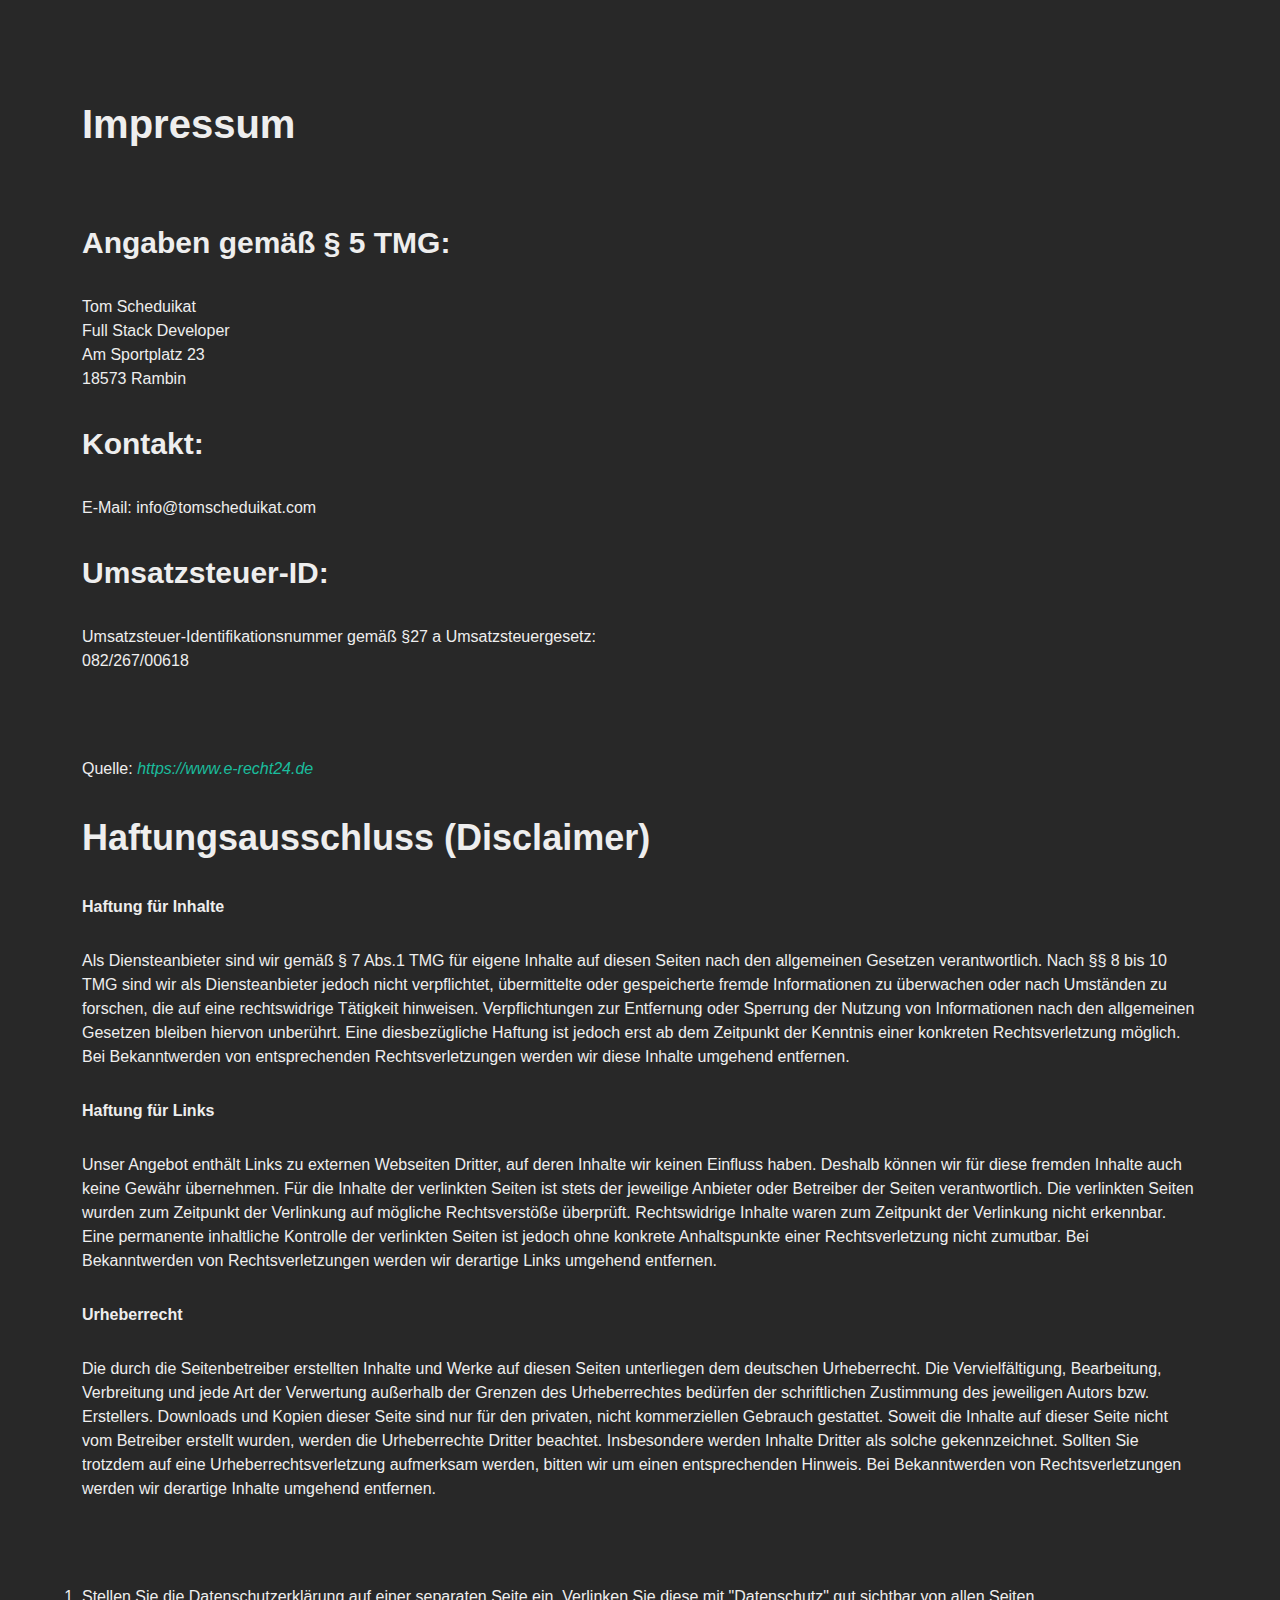
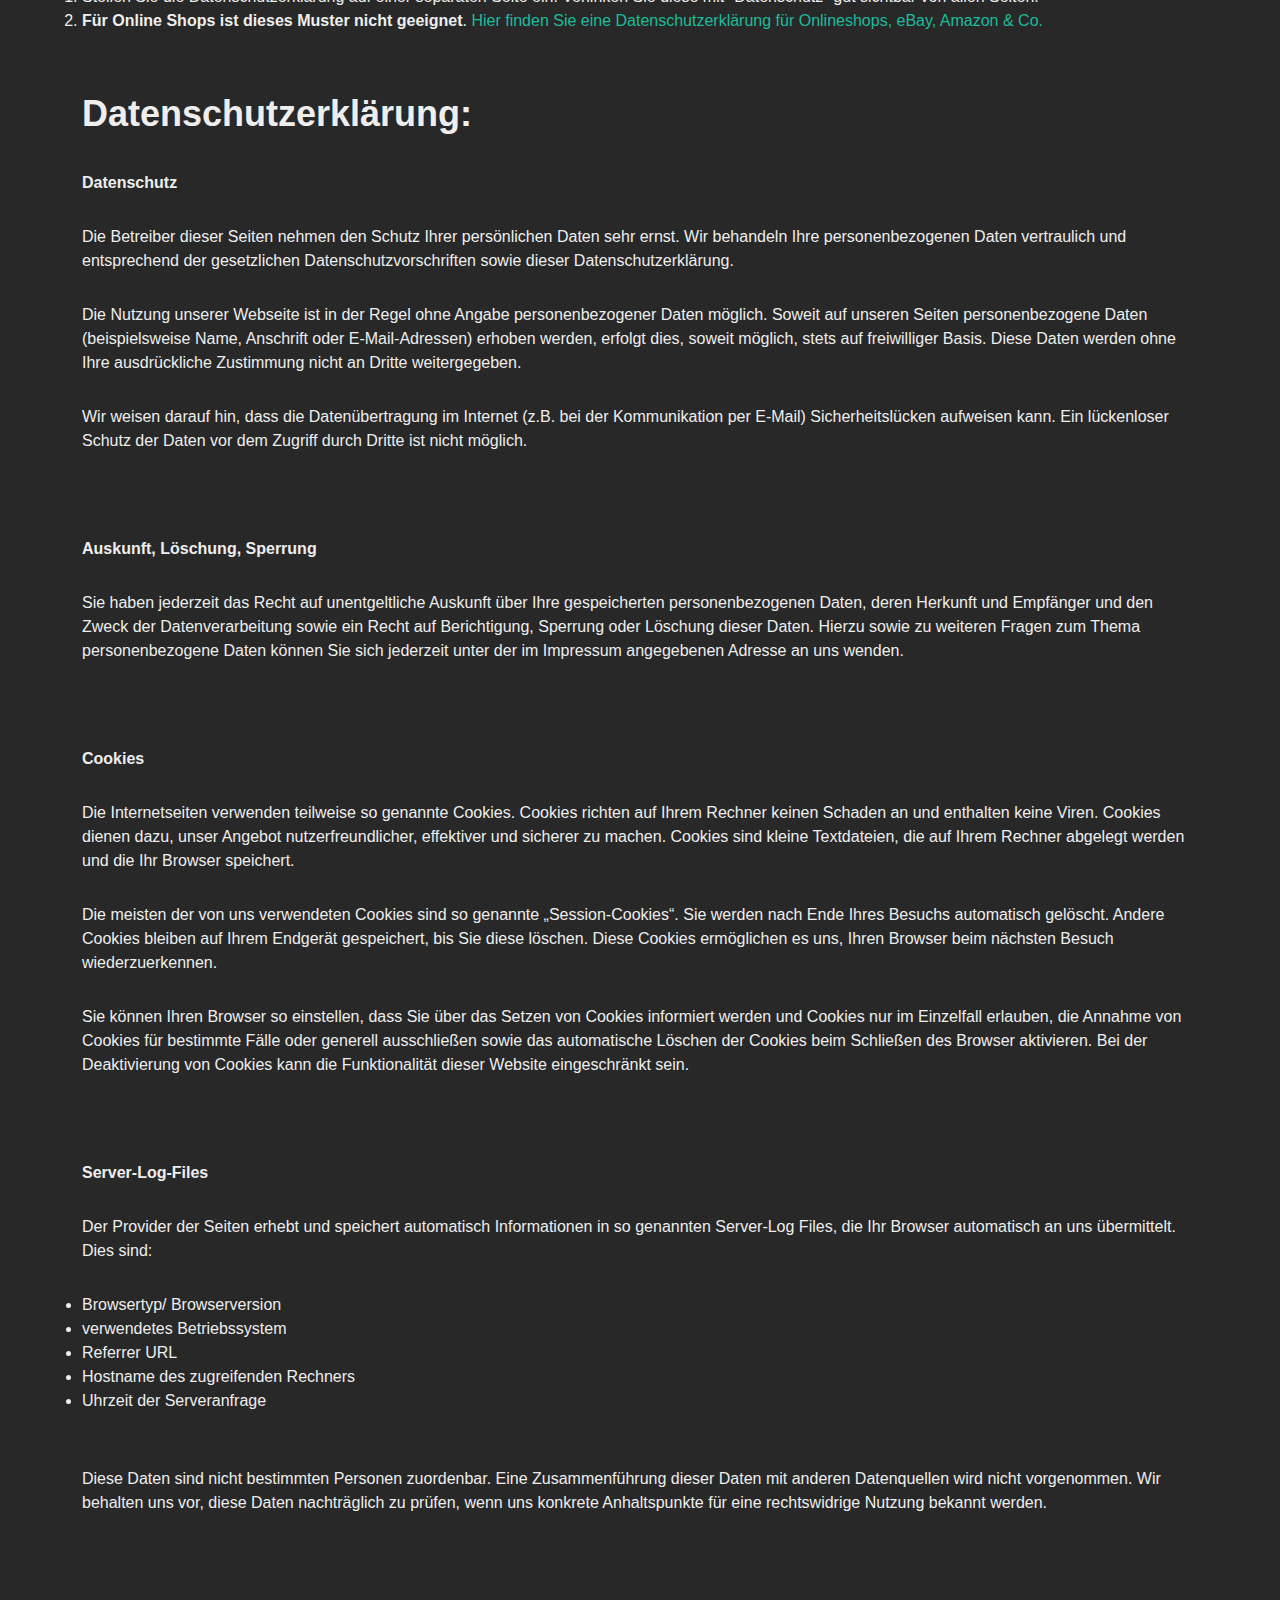
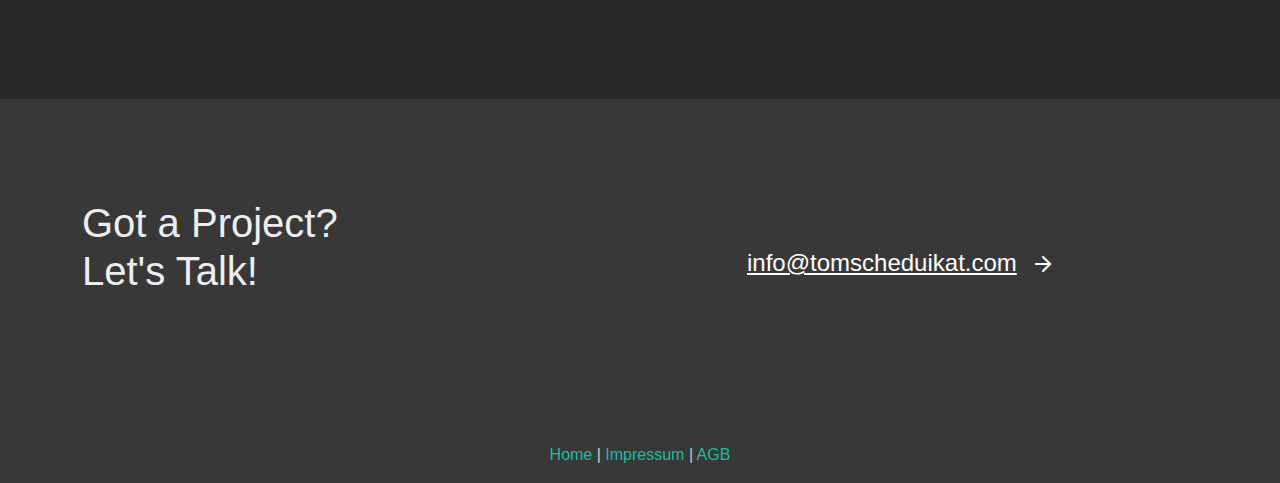
<file: impressum.html>
<!DOCTYPE html>
<html dir="ltr" lang="en-US">
<head>

	<meta http-equiv="content-type" content="text/html; charset=utf-8" />
	<meta name="author" content="Tom Scheduikat" />

	<!-- Stylesheets
	============================================= -->
	<link href="css/bootstrap.css" rel="stylesheet">
	<link rel="stylesheet" href="style.css" type="text/css" />

	<link rel="stylesheet" href="css/dark.css" type="text/css" />
	<link rel="stylesheet" href="css/font-icons.css" type="text/css" />
	<link rel="stylesheet" href="css/animate.css" type="text/css" />

	<link rel="stylesheet" href="css/custom.css" type="text/css" />

	<!-- Freelancer Demo Specific Stylesheet -->
	<link rel="stylesheet" href="freelancer/css/fonts.css" type="text/css" />
	<link rel="stylesheet" href="freelancer/freelancer.css" type="text/css" />

	<meta name="viewport" content="width=device-width, initial-scale=1" />

	<!-- Document Title
	============================================= -->
	<title>Tom Scheduikat - Freelancer | Software Developer | IT-Consultant</title>

</head>

<body class="stretched dark">

	<!-- Document Wrapper
	============================================= -->
	<div id="wrapper" class="clearfix">

		<!-- Content
		============================================= -->
		<section id="content">

			<div class="content-wrap p-0">

				<div class="section m-0 dark" id="works">
					<div class="container">
						<div class="row align-items-end justify-content-between mb-5">
							<div class="col-lg-5 ">
								<div>
									<h3 class="fw-bolder h1 mb-4">Impressum</h3>
									<p class="lead mb-0">

									</p>
								</div>
							</div>
						</div>

						<div class="row justify-content-center col-mb-50">
							<div class="col-lg-12 h-translatey-3 tf-ts">
								<h2>Angaben gemäß § 5 TMG:</h2>
								<p>Tom Scheduikat<br/>
									Full Stack Developer<br/>
									Am Sportplatz 23<br/>
									18573 Rambin
								</p>
								<h2>Kontakt:</h2>
								<p>E-Mail: <span>info@tomscheduikat.com</span></p>
								<h2>Umsatzsteuer-ID:</h2>
								<p>Umsatzsteuer-Identifikationsnummer gemäß §27 a Umsatzsteuergesetz:<br/>
									082/267/00618</p>
								<p> </p>
								<p>Quelle: <em><a href="https://www.e-recht24.de/impressum-generator.html">https://www.e-recht24.de</a></em>
								</p>
								<h1>Haftungsausschluss (Disclaimer)</h1>
								<p><strong>Haftung für Inhalte</strong></p>
								<p>Als Diensteanbieter sind wir gemäß § 7 Abs.1 TMG für eigene Inhalte auf diesen Seiten nach den
									allgemeinen Gesetzen verantwortlich. Nach §§ 8 bis 10 TMG sind wir als Diensteanbieter jedoch nicht
									verpflichtet, übermittelte oder gespeicherte fremde Informationen zu überwachen oder nach Umständen zu
									forschen, die auf eine rechtswidrige Tätigkeit hinweisen. Verpflichtungen zur Entfernung oder Sperrung
									der Nutzung von Informationen nach den allgemeinen Gesetzen bleiben hiervon unberührt. Eine
									diesbezügliche Haftung ist jedoch erst ab dem Zeitpunkt der Kenntnis einer konkreten Rechtsverletzung
									möglich. Bei Bekanntwerden von entsprechenden Rechtsverletzungen werden wir diese Inhalte umgehend
									entfernen.</p>
								<p><strong>Haftung für Links</strong></p>
								<p>Unser Angebot enthält Links zu externen Webseiten Dritter, auf deren Inhalte wir keinen Einfluss haben.
									Deshalb können wir für diese fremden Inhalte auch keine Gewähr übernehmen. Für die Inhalte der
									verlinkten Seiten ist stets der jeweilige Anbieter oder Betreiber der Seiten verantwortlich. Die
									verlinkten Seiten wurden zum Zeitpunkt der Verlinkung auf mögliche Rechtsverstöße überprüft.
									Rechtswidrige Inhalte waren zum Zeitpunkt der Verlinkung nicht erkennbar. Eine permanente inhaltliche
									Kontrolle der verlinkten Seiten ist jedoch ohne konkrete Anhaltspunkte einer Rechtsverletzung nicht
									zumutbar. Bei Bekanntwerden von Rechtsverletzungen werden wir derartige Links umgehend entfernen.</p>
								<p><strong>Urheberrecht</strong></p>
								<p>Die durch die Seitenbetreiber erstellten Inhalte und Werke auf diesen Seiten unterliegen dem deutschen
									Urheberrecht. Die Vervielfältigung, Bearbeitung, Verbreitung und jede Art der Verwertung außerhalb der
									Grenzen des Urheberrechtes bedürfen der schriftlichen Zustimmung des jeweiligen Autors bzw. Erstellers.
									Downloads und Kopien dieser Seite sind nur für den privaten, nicht kommerziellen Gebrauch gestattet.
									Soweit die Inhalte auf dieser Seite nicht vom Betreiber erstellt wurden, werden die Urheberrechte
									Dritter beachtet. Insbesondere werden Inhalte Dritter als solche gekennzeichnet. Sollten Sie trotzdem
									auf eine Urheberrechtsverletzung aufmerksam werden, bitten wir um einen entsprechenden Hinweis. Bei
									Bekanntwerden von Rechtsverletzungen werden wir derartige Inhalte umgehend entfernen.</p>
								<p> </p>
								<div class="ig_attention">
									<ol>
										<li>Stellen Sie die Datenschutzerklärung auf einer separaten Seite ein. Verlinken Sie diese mit
											"Datenschutz" gut sichtbar von allen Seiten.
										</li>
										<li><strong>Für Online Shops ist dieses Muster nicht geeignet</strong>. <a
												href="http://seiten.e-recht24.de/widerruf/">Hier finden Sie eine Datenschutzerklärung für
											Onlineshops, eBay, Amazon & Co.</a></li>
									</ol>
								</div>
								<br/>
								<h1>Datenschutzerklärung:</h1>
								<p><strong>Datenschutz</strong></p>
								<p>Die Betreiber dieser Seiten nehmen den Schutz Ihrer persönlichen Daten sehr ernst. Wir behandeln Ihre
									personenbezogenen Daten vertraulich und entsprechend der gesetzlichen Datenschutzvorschriften sowie
									dieser Datenschutzerklärung.</p>
								<p>Die Nutzung unserer Webseite ist in der Regel ohne Angabe personenbezogener Daten möglich. Soweit auf
									unseren Seiten personenbezogene Daten (beispielsweise Name, Anschrift oder E-Mail-Adressen) erhoben
									werden, erfolgt dies, soweit möglich, stets auf freiwilliger Basis. Diese Daten werden ohne Ihre
									ausdrückliche Zustimmung nicht an Dritte weitergegeben.</p>
								<p>Wir weisen darauf hin, dass die Datenübertragung im Internet (z.B. bei der Kommunikation per E-Mail)
									Sicherheitslücken aufweisen kann. Ein lückenloser Schutz der Daten vor dem Zugriff durch Dritte ist
									nicht möglich.</p>
								<p> </p>
								<p><strong>Auskunft, Löschung, Sperrung</strong></p>
								<p>Sie haben jederzeit das Recht auf unentgeltliche Auskunft über Ihre gespeicherten personenbezogenen
									Daten, deren Herkunft und Empfänger und den Zweck der Datenverarbeitung sowie ein Recht auf
									Berichtigung, Sperrung oder Löschung dieser Daten. Hierzu sowie zu weiteren Fragen zum Thema
									personenbezogene Daten können Sie sich jederzeit unter der im Impressum angegebenen Adresse an uns
									wenden.</p>
								<p> </p>
								<p><strong>Cookies</strong></p>
								<p>Die Internetseiten verwenden teilweise so genannte Cookies. Cookies richten auf Ihrem Rechner keinen
									Schaden an und enthalten keine Viren. Cookies dienen dazu, unser Angebot nutzerfreundlicher, effektiver
									und sicherer zu machen. Cookies sind kleine Textdateien, die auf Ihrem Rechner abgelegt werden und die
									Ihr Browser speichert.</p>
								<p>Die meisten der von uns verwendeten Cookies sind so genannte „Session-Cookies“. Sie werden nach Ende
									Ihres Besuchs automatisch gelöscht. Andere Cookies bleiben auf Ihrem Endgerät gespeichert, bis Sie diese
									löschen. Diese Cookies ermöglichen es uns, Ihren Browser beim nächsten Besuch wiederzuerkennen.</p>
								<p>Sie können Ihren Browser so einstellen, dass Sie über das Setzen von Cookies informiert werden und
									Cookies nur im Einzelfall erlauben, die Annahme von Cookies für bestimmte Fälle oder generell
									ausschließen sowie das automatische Löschen der Cookies beim Schließen des Browser aktivieren. Bei der
									Deaktivierung von Cookies kann die Funktionalität dieser Website eingeschränkt sein.</p>
								<p> </p>
								<p><strong>Server-Log-Files</strong></p>
								<p>Der Provider der Seiten erhebt und speichert automatisch Informationen in so genannten Server-Log Files,
									die Ihr Browser automatisch an uns übermittelt. Dies sind:</p>
								<ul>
									<li>Browsertyp/ Browserversion</li>
									<li>verwendetes Betriebssystem</li>
									<li>Referrer URL</li>
									<li>Hostname des zugreifenden Rechners</li>
									<li>Uhrzeit der Serveranfrage</li>
								</ul>
								<p><br/>Diese Daten sind nicht bestimmten Personen zuordenbar. Eine Zusammenführung dieser Daten mit anderen
									Datenquellen wird nicht vorgenommen. Wir behalten uns vor, diese Daten nachträglich zu prüfen, wenn uns
									konkrete Anhaltspunkte für eine rechtswidrige Nutzung bekannt werden.</p>
								<p> </p>
							</div>
						</div>

					</div>
				</div>

				<div class="clear"></div>

			</div>

		</section><!-- #content end -->

		<!-- Footer
		============================================= -->
		<footer id="footer" class="border-0 dark bg-transparent" style="">

			<div class="container">
				<div class="footer-widgets-wrap  m-0">

					<div class="row justify-content-between">

						<div class="col-md-4">
							<div class="widget">

								<h3 class="h1 mb-5">Got a Project?<br>Let's Talk!</h3>
							</div>
						</div>

						<div class="col-md-5">
							<h3>
								<a href="mailto:info@tomscheduikat.com" class="h4 text-white mt-5 mb-4 d-block"><u>info@tomscheduikat.com</u> <i class="icon-line-arrow-right position-relative ms-2" style="top: 3px"></i></a>
							</h3>
						</div>

					</div>

				</div>
			</div>
			<div class="container text-center pb-3">
				<a href="index.html">Home</a>
				|
				<a href="impressum.html">Impressum</a>
				|
				<a href="agb.html">AGB</a>
			</div>

		</footer><!-- #footer end -->

	</div><!-- #wrapper end -->

	<!-- Go To Top
	============================================= -->
	<div id="gotoTop" class="icon-double-angle-up rounded-circle shadow"></div>

	<!-- External JavaScripts
	============================================= -->
	<script src="js/jquery.js"></script>
	<script src="js/plugins.min.js"></script>

	<!-- Footer Scripts
	============================================= -->
	<script src="js/functions.js"></script>

</body>
</html>
</file>
<file: style.css>
/*-----------------------------------------------------------------------------------

	Theme Name: Canvas
	Theme URI: http://themes.semicolonweb.com/html/canvas
	Description: The Multi-Purpose Template
	Author: SemiColonWeb
	Author URI: http://themeforest.net/user/semicolonweb
	Version: 6.6.3

-----------------------------------------------------------------------------------*/

/* ----------------------------------------------------------------

	- Basic
	- Typography
	- Basic Layout Styles
	- Helper Classes
	- Sections
	- Columns & Grids
	- Flex Slider
	- Swiper Slider
	- Top Bar
	- Header
		- Logo
		- Primary Menu
		- Mega Menu
		- Top Search
		- Top Cart
		- Sticky Header
		- Page Menu
		- Side Header
	- Side Panel
	- Slider
	- Page Title
	- Content
	- Portfolio
	- Blog
	- Shop
	- Events
	- Shortcodes
		- Countdown
		- Buttons
		- Promo Boxes
		- Featured Boxes
		- Process Steps
		- Styled Icons
		- Toggles
		- Accordions
		- Tabs
		- Side Navigation
		- FAQ List
		- Clients
		- Testimonials
		- Team
		- Pricing Boxes
		- Counter
		- Animated Rounded Skills
		- Skills Bar
		- Dropcaps & Highlights
		- Quotes & Blockquotes
		- Text Rotater
	- Owl Carousel
	- Overlays
	- Forms
	- Google Maps
	- Heading Styles
	- Divider
	- Magazine Specific Classes
	- Go To Top
	- Error 404
	- Landing Pages
	- Preloaders
	- Footer
	- Widgets
		- Tag Cloud
		- Links
		- Testimonial & Twitter
		- Quick Contact Form
		- Newsletter
		- Twitter Feed
		- Navigation Tree
	- Wedding
	- Bootstrap Specific
	- Cookie Notification
	- Stretched Layout
	- Page Transitions
	- Youtube Video Backgrounds

---------------------------------------------------------------- */


/* ----------------------------------------------------------------
	Bootstrap Adjustments
-----------------------------------------------------------------*/

@media (prefers-reduced-motion: no-preference) {
	:root {
		scroll-behavior: auto;
	}
}

@media (min-width: 576px) {
	.card-columns {
		-webkit-column-count: 3;
		-moz-column-count: 3;
		column-count: 3;
		-webkit-column-gap: 1.25rem;
		-moz-column-gap: 1.25rem;
		column-gap: 1.25rem;
		orphans: 1;
		widows: 1;
	}
	.card-columns.grid-2 {
		-webkit-column-count: 2;
		-moz-column-count: 2;
		column-count: 2;
	}
	.card-columns > * {
		display: inline-block;
		width: 100%;
	}
}

.form-group {
	margin-bottom: 1rem;
}


/* ----------------------------------------------------------------
	Basic
-----------------------------------------------------------------*/

dl, dt, dd, ol, ul, li {
	margin: 0;
	padding: 0;
}

.clear {
	clear: both;
	display: block;
	font-size: 0px;
	height: 0px;
	line-height: 0;
	width: 100%;
	overflow:hidden;
}

::selection {
	background: #1ABC9C;
	color: #FFF;
	text-shadow: none;
}

::-moz-selection {
	background: #1ABC9C; /* Firefox */
	color: #FFF;
	text-shadow: none;
}

::-webkit-selection {
	background: #1ABC9C; /* Safari */
	color: #FFF;
	text-shadow: none;
}

:active,
:focus { outline: none !important; }


/* ----------------------------------------------------------------
	Typography
-----------------------------------------------------------------*/


body {
	line-height: 1.5;
	color: #555;
	font-family: 'Lato', sans-serif;
}

a {
	text-decoration: none !important;
	color: #1ABC9C;
}

a:hover { color: #222; }

a img { border: none; }

img { max-width: 100%; }

iframe {
	width: 100%;
	border: 0 !important;
	overflow: hidden !important;
}


/* ----------------------------------------------------------------
	Basic Layout Styles
-----------------------------------------------------------------*/


h1,
h2,
h3,
h4,
h5,
h6 {
	color: #444;
	font-weight: 600;
	line-height: 1.5;
	margin: 0 0 30px 0;
	font-family: 'Poppins', sans-serif;
}

h5,
h6 { margin-bottom: 20px; }

h1 { font-size: 36px; }

h2 { font-size: 30px; }

h3 { font-size: 1.5rem; }

h4 { font-size: 18px; }

h5 { font-size: 0.875rem; }

h6 { font-size: 12px; }

h4 { font-weight: 600; }

h5,
h6 { font-weight: bold; }

@media (max-width: 767.98px) {

	h1 {
		font-size: 1.75rem;
	}

	h2 {
		font-size: 1.5rem;
	}

	h3 {
		font-size: 1.25rem;
	}

	h4 {
		font-size: 1rem;
	}

}

h1 > span:not(.nocolor):not(.badge),
h2 > span:not(.nocolor):not(.badge),
h3 > span:not(.nocolor):not(.badge),
h4 > span:not(.nocolor):not(.badge),
h5 > span:not(.nocolor):not(.badge),
h6 > span:not(.nocolor):not(.badge) { color: #1ABC9C; }

p,
pre,
ul,
ol,
dl,
dd,
blockquote,
address,
table,
fieldset,
form { margin-bottom: 30px; }

small { font-family: 'Lato', sans-serif; }


@media (max-width: 1200px) {
	.display-1 {
		font-size: calc( 1.725rem + 5.7vw );
	}
	.display-2 {
		font-size: calc( 1.675rem + 5.1vw );
	}
	.display-3 {
		font-size: calc( 1.575rem + 3.9vw );
	}
	.display-4 {
		font-size: calc( 1.475rem + 2.7vw );
	}
}


/* ----------------------------------------------------------------
	Helper Classes
-----------------------------------------------------------------*/

#wrapper {
	position: relative;
	float: none;
	width: 100%;
	margin: 0 auto;
	background-color: #FFF;
	box-shadow: 0 0 10px rgba(0,0,0,0.1);
	-moz-box-shadow: 0 0 10px rgba(0,0,0,0.1);
	-webkit-box-shadow: 0 0 10px rgba(0,0,0,0.1);
}

@media (min-width: 1200px) {
	body:not(.stretched) #wrapper {
		max-width: 1200px;
	}
}

@media (min-width: 1440px) {
	body:not(.stretched) #wrapper {
		max-width: 1440px;
	}
}

.line,
.double-line {
	clear: both;
	position: relative;
	width: 100%;
	margin: 4rem 0;
	border-top: 1px solid #EEE;
}

.line.line-sm { margin: 2rem 0; }

span.middot {
	display: inline-block;
	margin: 0 5px;
}

.double-line { border-top: 3px double #E5E5E5; }

.nott { text-transform: none !important; }

.emptydiv {
	display: block !important;
	position: relative !important;
}

.allmargin { margin: 3rem !important; }

.leftmargin { margin-left: 3rem !important; }

.rightmargin { margin-right: 3rem !important; }

.topmargin { margin-top: 3rem !important; }

.bottommargin { margin-bottom: 3rem !important; }

.allmargin-sm { margin: 2rem !important; }

.leftmargin-sm { margin-left: 2rem !important; }

.rightmargin-sm { margin-right: 2rem !important; }

.topmargin-sm { margin-top: 2rem !important; }

.bottommargin-sm { margin-bottom: 2rem !important; }

.allmargin-lg { margin: 5rem !important; }

.leftmargin-lg { margin-left: 5rem !important; }

.rightmargin-lg { margin-right: 5rem !important; }

.topmargin-lg { margin-top: 5rem !important; }

.bottommargin-lg { margin-bottom: 5rem !important; }

.header-stick { margin-top: -3rem !important; }

.content-wrap .header-stick { margin-top: -5rem !important; }

.footer-stick { margin-bottom: -3rem !important; }

.content-wrap .footer-stick { margin-bottom: -5rem !important; }

.border-f5 { border-color: #F5F5F5 !important; }

.col-padding { padding: 4rem; }

.notextshadow { text-shadow: none !important; }

.inline-block {
	float: none !important;
	display: inline-block !important;
}

.center { text-align: center !important; }

.mx-auto {
	float: none !important;
}

.bg-color,
.bg-color #header-wrap { background-color: #1ABC9C !important; }

.color { color: #1ABC9C !important; }

.border-color { border-color: #1ABC9C !important; }

.ls0 { letter-spacing: 0px !important; }

.ls1 { letter-spacing: 1px !important; }

.ls2 { letter-spacing: 2px !important; }

.ls3 { letter-spacing: 3px !important; }

.ls4 { letter-spacing: 4px !important; }

.ls5 { letter-spacing: 5px !important; }

.noheight { height: 0 !important; }

.nolineheight { line-height: 0 !important; }

.font-body { font-family: 'Lato', sans-serif; }

.font-primary { font-family: 'Poppins', sans-serif; }

.font-secondary { font-family: 'PT Serif', serif; }

.fw-extralight {
	font-weight: 100 !important;
}

.fw-medium {
	font-weight: 500 !important;
}

.fw-semibold {
	font-weight: 600 !important;
}

.fst-normal {
	font-style: normal !important;
}

.bgicon {
	display: block;
	position: absolute;
	bottom: -60px;
	right: -50px;
	font-size: 210px;
	color: rgba(0,0,0,0.1);
}

.imagescale,
.imagescalein {
	display: block;
	overflow: hidden;
}

.imagescale img,
.imagescalein img {
	-webkit-transform: scale(1.1);
	transform: scale(1.1);
	-webkit-transition: all 1s ease;
	transition: all 1s ease;
}

.imagescale:hover img {
	-webkit-transform: scale(1);
	transform: scale(1);
}

.imagescalein img {
	-webkit-transform: scale(1);
	transform: scale(1);
}

.imagescalein:hover img {
	-webkit-transform: scale(1.1);
	transform: scale(1.1);
}

.grayscale {
	filter: brightness(80%) grayscale(1) contrast(90%);
	-webkit-filter: brightness(80%) grayscale(1) contrast(90%);
	-moz-filter: brightness(80%) grayscale(1) contrast(90%);
	-o-filter: brightness(80%) grayscale(1) contrast(90%);
	-ms-filter: brightness(80%) grayscale(1) contrast(90%);
	transition: 1s filter ease;
	-webkit-transition: 1s -webkit-filter ease;
	-moz-transition: 1s -moz-filter ease;
	-ms-transition: 1s -ms-filter ease;
	-o-transition: 1s -o-filter ease;
}

.grayscale:hover {
	filter: brightness(100%) grayscale(0);
	-webkit-filter: brightness(100%) grayscale(0);
	-moz-filter: brightness(100%) grayscale(0);
	-o-filter: brightness(100%) grayscale(0);
	-ms-filter: brightness(100%) grayscale(0);
}

/* MOVING BG -  TESTIMONIALS */
.bganimate {
	-webkit-animation:BgAnimated 30s infinite linear;
	 -moz-animation:BgAnimated 30s infinite linear;
		-ms-animation:BgAnimated 30s infinite linear;
		 -o-animation:BgAnimated 30s infinite linear;
			animation:BgAnimated 30s infinite linear;
}
 @-webkit-keyframes BgAnimated {
	from  {background-position:0 0;}
	to    {background-position:0 400px;}
	}
 @-moz-keyframes BgAnimated {
	from  {background-position:0 0;}
	to    {background-position:0 400px;}
	}
 @-ms-keyframes BgAnimated {
	from  {background-position:0 0;}
	to    {background-position:0 400px;}
	}
 @-o-keyframes BgAnimated {
	from  {background-position:0 0;}
	to    {background-position:0 400px;}
	}
 @keyframes BgAnimated {
	from  {background-position:0 0;}
	to    {background-position:0 400px;}
	}


.input-block-level {
	display: block;
	width: 100% !important;
	min-height: 30px;
	-webkit-box-sizing: border-box;
	-moz-box-sizing: border-box;
	box-sizing: border-box;
}

.vertical-middle {
	z-index: 3;
	position: relative;
	display: -ms-flexbox;
	display: flex;
	width: 100%;
	min-height: 100%;
	justify-content: center;
	flex-flow: column;
}

.vertical-middle-overlay {
	position: absolute;
	top: 0;
	left: 0;
}

.vertical-middle + .video-wrap { z-index: 2 !important; }

.magnific-max-width .mfp-content { max-width: 800px; }

.overflow-visible {
	overflow: visible !important;
}


/* ----------------------------------------------------------------
	Opacity Utility Classes
-----------------------------------------------------------------*/

.op-ts {
	-webkit-transition: opacity .5s ease;
	transition: opacity .5s ease;
}

.op-0,
.h-op-0:hover {
	opacity: 0 !important;
}

.op-01,
.h-op-01:hover {
	opacity: 0.1 !important;
}

.op-02,
.h-op-02:hover {
	opacity: 0.2 !important;
}

.op-03,
.h-op-03:hover {
	opacity: 0.3 !important;
}

.op-04,
.h-op-04:hover {
	opacity: 0.4 !important;
}

.op-05,
.h-op-05:hover {
	opacity: 0.5 !important;
}

.op-06,
.h-op-06:hover {
	opacity: 0.6 !important;
}

.op-07,
.h-op-07:hover {
	opacity: 0.7 !important;
}

.op-08,
.h-op-08:hover {
	opacity: 0.8 !important;
}

.op-09,
.h-op-09:hover {
	opacity: 0.9 !important;
}

.op-1,
.h-op-1:hover {
	opacity: 1 !important;
}


/* ----------------------------------------------------------------
	Text Color Utility Classes
-----------------------------------------------------------------*/

.text-ts {
	-webkit-transition: color .5s ease;
	transition: color .5s ease;
}

.h-text-color:hover,
a.h-text-color:hover {
	color: #1ABC9C !important;
}

.h-text-primary:hover,
a.h-text-primary:hover {
	color: #007bff !important;
}

.h-text-secondary:hover,
a.h-text-secondary:hover {
	color: #6c757d !important;
}

.h-text-success:hover,
a.h-text-success:hover {
	color: #28a745 !important;
}

.h-text-info:hover,
a.h-text-info:hover {
	color: #17a2b8 !important;
}

.h-text-warning:hover,
a.h-text-warning:hover {
	color: #ffc107 !important;
}

.h-text-danger:hover,
a.h-text-danger:hover {
	color: #dc3545 !important;
}

.h-text-light:hover,
a.h-text-light:hover {
	color: #f8f9fa !important;
}

.h-text-dark:hover,
a.h-text-dark:hover {
	color: #343a40 !important;
}


/* ----------------------------------------------------------------
	Text Size Utility Classes
-----------------------------------------------------------------*/

.text-smaller {
	font-size: 80% !important;
}

.text-larger {
	font-size: 120% !important;
}

.text-smaller small {
	font-size: 90% !important;
}


/* ----------------------------------------------------------------
	BG Color Utility Classes
-----------------------------------------------------------------*/

.bg-ts {
	-webkit-transition: background-color .5s ease;
	transition: background-color .5s ease;
}

.h-nobg:hover {
	background-color: transparent !important;
}

.h-bg-color:hover {
	background-color: #1ABC9C !important;
}

.h-bg-primary:hover {
	background-color: #007bff !important;
}

.h-bg-secondary:hover {
	background-color: #6c757d !important;
}

.h-bg-success:hover {
	background-color: #28a745 !important;
}

.h-bg-info:hover {
	background-color: #17a2b8 !important;
}

.h-bg-warning:hover {
	background-color: #ffc107 !important;
}

.h-bg-danger:hover {
	background-color: #dc3545 !important;
}

.h-bg-light:hover {
	background-color: #f8f9fa !important;
}

.h-bg-dark:hover {
	background-color: #343a40 !important;
}


.bg-clip {
	border: 1rem solid transparent;
	-moz-background-clip: padding;
	-webkit-background-clip: padding;
	background-clip: padding-box;
	transform: translate3d(0,0,0);
}

.bg-clip-sm {
	border-width: 0.5rem;
}

.bg-clip-lg {
	border-width: 2rem;
}


/* ----------------------------------------------------------------
	Gradient Utility Classes
-----------------------------------------------------------------*/

.gradient-light-grey,
.h-gradient-light-grey:hover {
	background-image: -webkit-linear-gradient(to right, #2c3e50, #bdc3c7) !important;
	background-image: linear-gradient(to right, #2c3e50, #bdc3c7) !important;
}

.gradient-green-dark,
.h-gradient-green-dark:hover {
	background-image: -webkit-linear-gradient(to right, #99f2c8, #1f4037) !important;
	background-image: linear-gradient(to right, #99f2c8, #1f4037) !important;
}

.gradient-grey-brown,
.h-gradient-grey-brown:hover {
	background-image: -webkit-linear-gradient(to right, #C06C84, #6C5B7B, #355C7D) !important;
	background-image: linear-gradient(to right, #C06C84, #6C5B7B, #355C7D) !important;
}

.gradient-light-pink,
.h-gradient-light-pink:hover {
	background-image: -webkit-linear-gradient(to right, #ffdde1, #ee9ca7) !important;
	background-image: linear-gradient(to right, #ffdde1, #ee9ca7) !important;
}

.gradient-blue-purple,
.h-gradient-blue-purple:hover {
	background-image: -webkit-linear-gradient(to right, #4A00E0, #8E2DE2) !important;
	background-image: linear-gradient(to right, #4A00E0, #8E2DE2) !important;
}
.gradient-multiples,
.h-gradient-multiples:hover {
	background-image: -webkit-linear-gradient(to right, #eea2a2 0%, #bbc1bf 19%, #57c6e1 42%, #b49fda 79%, #7ac5d8 100%) !important;
	background-image: linear-gradient(to right, #eea2a2 0%, #bbc1bf 19%, #57c6e1 42%, #b49fda 79%, #7ac5d8 100%) !important;
}

.gradient-blue-green,
.h-gradient-blue-green:hover {
	background-image: -webkit-linear-gradient(to right, #2af598 0%, #009efd 100%) !important;
	background-image: linear-gradient(to right, #2af598 0%, #009efd 100%) !important;
}

.gradient-light,
.h-gradient-light:hover {
	background-image: -webkit-linear-gradient(to top, #DDD 0%, #FFF 100%) !important;
	background-image: linear-gradient(to top, #DDD 0%, #FFF 100%) !important;
}

.gradient-grey-orange,
.h-gradient-grey-orange:hover {
	background-image: -webkit-linear-gradient(to right, #3B4371, #F3904F) !important;
	background-image: linear-gradient(to right, #3B4371, #F3904F) !important;
}

.gradient-sunset,
.h-gradient-sunset:hover {
	background-image: -webkit-linear-gradient(to top, #a8edea 0%, #fed6e3 100%) !important;
	background-image: linear-gradient(to top, #a8edea 0%, #fed6e3 100%) !important;
}

.gradient-dark,
.h-gradient-dark:hover {
	background-image: -webkit-linear-gradient(to right, #535353, #000) !important;
	background-image: linear-gradient(to right, #535353, #000) !important;
}

.gradient-lemon,
.h-gradient-lemon:hover {
	background-image: -webkit-linear-gradient(to right, #cac531, #f3f9a7) !important;
	background-image: linear-gradient(to right, #cac531, #f3f9a7) !important;
}

.gradient-earth,
.h-gradient-earth:hover {
	background-image: -webkit-linear-gradient(to right, #649173, #dbd5a4) !important;
	background-image: linear-gradient(to right, #649173, #dbd5a4) !important;
}

.gradient-sky,
.h-gradient-sky:hover {
	background-image: -webkit-linear-gradient(to right, #2980b9, #6dd5fa, #F5F5F5) !important;
	background-image: linear-gradient(to right, #2980b9, #6dd5fa, #F5F5F5) !important;
}

.gradient-ocean,
.h-gradient-ocean:hover {
	background-image: -webkit-linear-gradient(to right, #000046, #1cb5e0) !important;
	background-image: linear-gradient(to right, #000046, #1cb5e0) !important;
}

.gradient-horizon,
.h-gradient-horizon:hover {
	background-image: -webkit-linear-gradient(90deg, rgba(131,58,180,1) 0%, rgba(253,29,29,1) 50%, rgba(252,176,69,1) 100%) !important;
	background-image: linear-gradient(90deg, rgba(131,58,180,1) 0%, rgba(253,29,29,1) 50%, rgba(252,176,69,1) 100%) !important;
}

.gradient-green-blue,
.h-gradient-green-blue:hover {
	background-image: -webkit-linear-gradient(to right, #43cea2, #185a9d) !important;
	background-image: linear-gradient(to right, #43cea2, #185a9d) !important;
}

.gradient-purple-blue,
.h-gradient-purple-blue:hover {
	background-image: -webkit-linear-gradient(19deg, rgb(33, 212, 253) 0%, rgb(183, 33, 255) 100%) !important;
	background-image: linear-gradient(19deg, rgb(33, 212, 253) 0%, rgb(183, 33, 255) 100%) !important;
}

.gradient-text {
	text-shadow: none !important;
	-webkit-background-clip: text;
	-webkit-text-fill-color: transparent;
}

.gradient-underline {
	background-repeat: no-repeat;
	background-size: 100% 8px;
	background-position: 0 88%;
}


/* ----------------------------------------------------------------
	Border Utility Classes
-----------------------------------------------------------------*/

.border-width-0,
.h-border-width-0:hover {
	border-width: 0px !important;
}

.border-width-1,
.h-border-width-1:hover {
	border-width: 1px !important;
}

.border-width-2,
.h-border-width-2:hover {
	border-width: 2px !important;
}

.border-width-3,
.h-border-width-3:hover {
	border-width: 3px !important;
}

.border-width-4,
.h-border-width-4:hover {
	border-width: 4px !important;
}

.border-width-5,
.h-border-width-5:hover {
	border-width: 5px !important;
}

.border-width-6,
.h-border-width-6:hover {
	border-width: 6px !important;
}

.border-dotted {
	border-style: dotted !important;
}

.border-dashed {
	border-style: dashed !important;
}

.border-solid {
	border-style: solid !important;
}

.border-double {
	border-style: double !important;
}

.h-border-primary:hover {
	border-color: #007bff !important;
}

.h-border-secondary:hover {
	border-color: #6c757d !important;
}

.h-border-success:hover {
	border-color: #28a745 !important;
}

.h-border-info:hover {
	border-color: #17a2b8 !important;
}

.h-border-warning:hover {
	border-color: #ffc107 !important;
}

.h-border-danger:hover {
	border-color: #dc3545 !important;
}

.h-border-light:hover {
	border-color: #f8f9fa !important;
}

.h-border-dark:hover {
	border-color: #343a40 !important;
}

.border-transparent,
.h-border-transparent:hover {
	border-color: transparent !important;
}

.border-default,
.h-border-default:hover {
	border-color: #EEE !important;
}

.dark.border-default,
.dark .border-default,
.dark.h-border-default:hover
.dark .h-border-default:hover {
	border-color: rgba(255, 255, 255, 0.15) !important;
}

.border-ts {
	-webkit-transition: border 0.5s ease;
	transition: border 0.5s ease;
}


/* ----------------------------------------------------------------
	Rounded
-----------------------------------------------------------------*/

.rounded-4 {
	border-radius: 0.4rem !important;
}

.rounded-5 {
	border-radius: 0.5rem !important;
}

.rounded-6 {
	border-radius: 0.6rem !important;
}


/* ----------------------------------------------------------------
	Shadows
-----------------------------------------------------------------*/

.h-shadow-sm:hover {
	box-shadow: 0 0.125rem 0.25rem rgba(0, 0, 0, 0.075) !important;
}

.h-shadow:hover {
	box-shadow: 0 0.5rem 1rem rgba(0, 0, 0, 0.15) !important;
}

.h-shadow-lg:hover {
	box-shadow: 0 1rem 3rem rgba(0, 0, 0, 0.175) !important;
}

.h-shadow-none:hover {
	box-shadow: none !important;
}

.shadow-ts {
	-webkit-transition: box-shadow 0.5s ease;
	transition: box-shadow 0.5s ease;
}


/* ----------------------------------------------------------------
	Transform Utility Classes
-----------------------------------------------------------------*/

.translate-y-sm,
.h-translate-y-sm:hover {
	transform: translateY(-3px) !important;
}

.translate-y,
.h-translate-y:hover {
	transform: translateY(-6px) !important;
}

.translate-y-lg,
.h-translate-y-lg:hover {
	transform: translateY(-10px) !important;
}

.translate-x-sm,
.h-translate-x-sm:hover {
	transform: translateX(-3px) !important;
}

.translate-x,
.h-translate-x:hover {
	transform: translateX(-6px) !important;
}

.translate-x-lg,
.h-translate-x-lg:hover {
	transform: translateX(-10px) !important;
}

.translate-x-n-sm,
.h-translate-x-n-sm:hover {
	transform: translateX(3px) !important;
}

.translate-x-n,
.h-translate-x-n:hover {
	transform: translateX(6px) !important;
}

.translate-x-n-lg,
.h-translate-x-n-lg:hover {
	transform: translateX(10px) !important;
}

.scale-sm,
.h-scale-sm:hover {
	transform: scale(1.025) !important;
}

.scale,
.h-scale:hover {
	transform: scale(1.05) !important;
}

.scale-lg,
.h-scale-lg:hover {
	transform: scale(1.1) !important;
}

.scale-n-sm,
.h-scale-n-sm:hover {
	transform: scale(0.975) !important;
}

.scale-n,
.h-scale-n:hover {
	transform: scale(0.95) !important;
}

.scale-n-lg,
.h-scale-n-lg:hover {
	transform: scale(0.9) !important;
}

.transform-ts {
	-webkit-transition: transform 0.5s cubic-bezier(.215, .61, .355, 1);
	transition: transform 0.5s cubic-bezier(.215, .61, .355, 1);
}

.all-ts {
	-webkit-transition: all 0.5s cubic-bezier(.215, .61, .355, 1);
	transition: all 0.5s cubic-bezier(.215, .61, .355, 1);
}


/* ----------------------------------------------------------------
	Align Wide Utility Classes
-----------------------------------------------------------------*/

.align-wide-lg {
	margin-left: calc(50% - 480px) !important;
	margin-right: calc(50% - 480px) !important;
	max-width: 960px !important;
	width: 960px !important;
}

.align-wide-xl {
	margin-left: calc(50% - 570px) !important;
	margin-right: calc(50% - 570px) !important;
	max-width: 1140px !important;
	width: 1140px !important;
}

.align-wide-xxl {
	margin-left: calc(50% - 660px) !important;
	margin-right: calc(50% - 660px) !important;
	max-width: 1320px !important;
	width: 1320px !important;
}

@media (max-width: 991.98px) {
	.align-wide-lg,
	.align-wide-xl,
	.align-wide-xxl {
		margin-left: calc(50% - 50vw) !important;
		margin-right: calc(50% - 50vw) !important;
		max-width: 100vw !important;
		width: 100vw !important;
	}
}

.align-wide-full {
	margin-left: calc(50% - 50vw) !important;
	margin-right: calc(50% - 50vw) !important;
	max-width: 100vw !important;
	width: 100vw !important;
}


/* ----------------------------------------------------------------
	Z-Index Utility Classes
-----------------------------------------------------------------*/

.z-1 {
	z-index: 1 !important;
}

.z-2 {
	z-index: 2 !important;
}

.z-3 {
	z-index: 3 !important;
}

.z-4 {
	z-index: 4 !important;
}

.z-5 {
	z-index: 5 !important;
}

.z-6 {
	z-index: 6 !important;
}

.z-7 {
	z-index: 7 !important;
}

.z-8 {
	z-index: 8 !important;
}

.z-9 {
	z-index: 9 !important;
}

.z-10 {
	z-index: 10 !important;
}

.z-auto {
	z-index: auto !important;
}


/* ----------------------------------------------------------------
	Bootstrap Utility Classes: Extended
-----------------------------------------------------------------*/


/*	Spacing Utilities */

.m-6 {
	margin: 5rem !important;
}

.mt-6,
.my-6 {
	margin-top: 5rem !important;
}

.me-6,
.mx-6 {
	margin-right: 5rem !important;
}

.mb-6,
.my-6 {
	margin-bottom: 5rem !important;
}

.ms-6,
.mx-6 {
	margin-left: 5rem !important;
}

.p-6 {
	padding: 5rem !important;
}

.pt-6,
.py-6 {
	padding-top: 5rem !important;
}

.pe-6,
.px-6 {
	padding-right: 5rem !important;
}

.pb-6,
.py-6 {
	padding-bottom: 5rem !important;
}

.ps-6,
.px-6 {
	padding-left: 5rem !important;
}

@media (min-width: 576px) {

	.m-sm-6 {
		margin: 5rem !important;
	}

	.mt-sm-6,
	.my-sm-6 {
		margin-top: 5rem !important;
	}

	.me-sm-6,
	.mx-sm-6 {
		margin-right: 5rem !important;
	}

	.mb-sm-6,
	.my-sm-6 {
		margin-bottom: 5rem !important;
	}

	.ms-sm-6,
	.mx-sm-6 {
		margin-left: 5rem !important;
	}

	.p-sm-6 {
		padding: 5rem !important;
	}

	.pt-sm-6,
	.py-sm-6 {
		padding-top: 5rem !important;
	}

	.pe-sm-6,
	.px-sm-6 {
		padding-right: 5rem !important;
	}

	.pb-sm-6,
	.py-sm-6 {
		padding-bottom: 5rem !important;
	}

	.ps-sm-6,
	.px-sm-6 {
		padding-left: 5rem !important;
	}

}

@media (min-width: 768px) {

	.m-md-6 {
		margin: 5rem !important;
	}

	.mt-md-6,
	.my-md-6 {
		margin-top: 5rem !important;
	}

	.me-md-6,
	.mx-md-6 {
		margin-right: 5rem !important;
	}

	.mb-md-6,
	.my-md-6 {
		margin-bottom: 5rem !important;
	}

	.ms-md-6,
	.mx-md-6 {
		margin-left: 5rem !important;
	}

	.p-md-6 {
		padding: 5rem !important;
	}

	.pt-md-6,
	.py-md-6 {
		padding-top: 5rem !important;
	}

	.pe-md-6,
	.px-md-6 {
		padding-right: 5rem !important;
	}

	.pb-md-6,
	.py-md-6 {
		padding-bottom: 5rem !important;
	}

	.ps-md-6,
	.px-md-6 {
		padding-left: 5rem !important;
	}

}

@media (min-width: 992px) {

	.m-lg-6 {
		margin: 5rem !important;
	}

	.mt-lg-6,
	.my-lg-6 {
		margin-top: 5rem !important;
	}

	.me-lg-6,
	.mx-lg-6 {
		margin-right: 5rem !important;
	}

	.mb-lg-6,
	.my-lg-6 {
		margin-bottom: 5rem !important;
	}

	.ms-lg-6,
	.mx-lg-6 {
		margin-left: 5rem !important;
	}

	.p-lg-6 {
		padding: 5rem !important;
	}

	.pt-lg-6,
	.py-lg-6 {
		padding-top: 5rem !important;
	}

	.pe-lg-6,
	.px-lg-6 {
		padding-right: 5rem !important;
	}

	.pb-lg-6,
	.py-lg-6 {
		padding-bottom: 5rem !important;
	}

	.ps-lg-6,
	.px-lg-6 {
		padding-left: 5rem !important;
	}

}

@media (min-width: 1200px) {

	.m-xl-6 {
		margin: 5rem !important;
	}

	.mt-xl-6,
	.my-xl-6 {
		margin-top: 5rem !important;
	}

	.me-xl-6,
	.mx-xl-6 {
		margin-right: 5rem !important;
	}

	.mb-xl-6,
	.my-xl-6 {
		margin-bottom: 5rem !important;
	}

	.ms-xl-6,
	.mx-xl-6 {
		margin-left: 5rem !important;
	}

	.p-xl-6 {
		padding: 5rem !important;
	}

	.pt-xl-6,
	.py-xl-6 {
		padding-top: 5rem !important;
	}

	.pe-xl-6,
	.px-xl-6 {
		padding-right: 5rem !important;
	}

	.pb-xl-6,
	.py-xl-6 {
		padding-bottom: 5rem !important;
	}

	.ps-xl-6,
	.px-xl-6 {
		padding-left: 5rem !important;
	}

}


@media (min-width: 1400px) {

	.m-xxl-6 {
		margin: 5rem !important;
	}

	.mt-xxl-6,
	.my-xxl-6 {
		margin-top: 5rem !important;
	}

	.me-xxl-6,
	.mx-xxl-6 {
		margin-right: 5rem !important;
	}

	.mb-xxl-6,
	.my-xxl-6 {
		margin-bottom: 5rem !important;
	}

	.ms-xxl-6,
	.mx-xxl-6 {
		margin-left: 5rem !important;
	}

	.p-xxl-6 {
		padding: 5rem !important;
	}

	.pt-xxl-6,
	.py-xxl-6 {
		padding-top: 5rem !important;
	}

	.pe-xxl-6,
	.px-xxl-6 {
		padding-right: 5rem !important;
	}

	.pb-xxl-6,
	.py-xxl-6 {
		padding-bottom: 5rem !important;
	}

	.ps-xxl-6,
	.px-xxl-6 {
		padding-left: 5rem !important;
	}

}


/*	Custom Bootstrap Column */

[class*="col-"]:not([class*="sticky-"]):not([class*="position-"]) {
	position: relative;
}

.col-1-5 {
	flex: 0 0 auto;
	width: 20%;
}

@media (min-width: 576px) {
	.col-sm-1-5 {
		flex: 0 0 auto;
		width: 20%;
	}
}

@media (min-width: 768px) {
	.col-md-1-5 {
		flex: 0 0 auto;
		width: 20%;
	}
}

@media (min-width: 992px) {
	.col-lg-1-5 {
		flex: 0 0 auto;
		width: 20%;
	}
}

@media (min-width: 1200px) {
	.col-xl-1-5 {
		flex: 0 0 auto;
		width: 20%;
	}
}

@media (min-width: 1400px) {
	.col-xxl-1-5 {
		flex: 0 0 auto;
		width: 20%;
	}
}


/*	Gutters */
[class*="gutter-"] {
	--custom-gutter: var(--bs-gutter-x); /* Default Bootstrap */
	margin-right: calc(var(--custom-gutter) / -2);
	margin-left: calc(var(--custom-gutter) / -2);
	margin-top: calc(var(--custom-gutter) * -1);
}

[class*="gutter-"] > .col,
[class*="gutter-"] > [class*="col-"] {
	padding-right: calc(var(--custom-gutter) / 2);
	padding-left: calc(var(--custom-gutter) / 2);
	margin-top: var(--custom-gutter);
}

.gutter-10 {
	--custom-gutter: 10px;
}

.gutter-20 {
	--custom-gutter: 20px;
}

.gutter-30 {
	--custom-gutter: 30px;
}

.gutter-40 {
	--custom-gutter: 40px;
}

.gutter-50 {
	--custom-gutter: 50px;
}

[class*="col-mb-"] {
	margin-bottom: calc(var(--col-mb) / -1);
}

[class*="col-mb-"] > .col,
[class*="col-mb-"] > [class*="col-"] {
	padding-bottom: var(--col-mb);
}

.col-mb-30 {
	--col-mb: 30px;
}

.col-mb-50 {
	--col-mb: 50px;
}

.col-mb-80 {
	--col-mb: 80px;
}

@media (min-width: 576px) {
	.gutter-sm-10 {
		--custom-gutter: 10px;
	}

	.gutter-sm-20 {
		--custom-gutter: 20px;
	}

	.gutter-sm-30 {
		--custom-gutter: 30px;
	}

	.gutter-sm-40 {
		--custom-gutter: 40px;
	}

	.gutter-sm-50 {
		--custom-gutter: 50px;
	}

	.col-mb-sm-30 {
		--col-mb: 30px;
	}

	.col-mb-sm-50 {
		--col-mb: 50px;
	}

	.col-mb-sm-80 {
		--col-mb: 80px;
	}
}

@media (min-width: 768px) {
	.gutter-md-10 {
		--custom-gutter: 10px;
	}

	.gutter-md-20 {
		--custom-gutter: 20px;
	}

	.gutter-md-30 {
		--custom-gutter: 30px;
	}

	.gutter-md-40 {
		--custom-gutter: 40px;
	}

	.gutter-md-50 {
		--custom-gutter: 50px;
	}

	.col-mb-md-30 {
		--col-mb: 30px;
	}

	.col-mb-md-50 {
		--col-mb: 50px;
	}

	.col-mb-md-80 {
		--col-mb: 80px;
	}
}

@media (min-width: 992px) {
	.gutter-lg-10 {
		--custom-gutter: 10px;
	}

	.gutter-lg-20 {
		--custom-gutter: 20px;
	}

	.gutter-lg-30 {
		--custom-gutter: 30px;
	}
	.gutter-lg-40 {
		--custom-gutter: 40px;
	}
	.gutter-lg-50 {
		--custom-gutter: 50px;
	}

	.col-mb-lg-30 {
		--col-mb: 30px;
	}

	.col-mb-lg-50 {
		--col-mb: 50px;
	}

	.col-mb-lg-80 {
		--col-mb: 80px;
	}
}

@media (min-width: 1200px) {
	.gutter-xl-10 {
		--custom-gutter: 10px;
	}

	.gutter-xl-20 {
		--custom-gutter: 20px;
	}

	.gutter-xl-30 {
		--custom-gutter: 30px;
	}
	.gutter-xl-40 {
		--custom-gutter: 40px;
	}
	.gutter-xl-50 {
		--custom-gutter: 50px;
	}

	.col-mb-xl-30 {
		--col-mb: 30px;
	}

	.col-mb-xl-50 {
		--col-mb: 50px;
	}

	.col-mb-xl-80 {
		--col-mb: 80px;
	}
}

@media (min-width: 1400px) {
	.gutter-xxl-10 {
		--custom-gutter: 10px;
	}

	.gutter-xxl-20 {
		--custom-gutter: 20px;
	}

	.gutter-xxl-30 {
		--custom-gutter: 30px;
	}
	.gutter-xxl-40 {
		--custom-gutter: 40px;
	}
	.gutter-xxl-50 {
		--custom-gutter: 50px;
	}

	.col-mb-xxl-30 {
		--col-mb: 30px;
	}

	.col-mb-xxl-50 {
		--col-mb: 50px;
	}

	.col-mb-xxl-80 {
		--col-mb: 80px;
	}
}


/* ----------------------------------------------------------------
	Max Width Utility Classes
-----------------------------------------------------------------*/

.mw-xs {
	max-width: 36rem !important;
}

.mw-sm {
	max-width: 48rem !important;
}

.mw-md {
	max-width: 64rem !important;
}

.mw-lg {
	max-width: 78rem !important;
}

.mw-xl {
	max-width: 88rem !important;
}

.mw-xxl {
	max-width: 100rem !important;
}


/* ----------------------------------------------------------------
	Height Utility Classes
-----------------------------------------------------------------*/

.min-vh-75 {
	min-height: 75vh !important;
}

.min-vh-60 {
	min-height: 60vh !important;
}

.min-vh-50 {
	min-height: 50vh !important;
}

.min-vh-40 {
	min-height: 40vh !important;
}

.min-vh-25 {
	min-height: 25vh !important;
}

.min-vh-0 {
	min-height: 0 !important;
}

.vh-75 {
	height: 75vh !important;
}

.vh-60 {
	height: 60vh !important;
}

.vh-50 {
	height: 50vh !important;
}

.vh-40 {
	height: 40vh !important;
}

.vh-25 {
	height: 25vh !important;
}

.h-60 {
	height: 60% !important;
}

.h-40 {
	height: 40% !important;
}

.max-vh-100 {
	max-height: 100vh !important;
}

.max-vh-75 {
	max-height: 75vh !important;
}

.max-vh-60 {
	max-height: 60vh !important;
}

.max-vh-50 {
	max-height: 50vh !important;
}

.max-vh-40 {
	max-height: 40vh !important;
}

.max-vh-25 {
	max-height: 25vh !important;
}

.max-vh-none {
	max-height: none !important;
}

@media (min-width: 576px) {
	.min-vh-sm-100 {
		min-height: 100vh !important;
	}

	.min-vh-sm-75 {
		min-height: 75vh !important;
	}

	.min-vh-sm-60 {
		min-height: 60vh !important;
	}

	.min-vh-sm-50 {
		min-height: 50vh !important;
	}

	.min-vh-sm-40 {
		min-height: 40vh !important;
	}

	.min-vh-sm-25 {
		min-height: 25vh !important;
	}

	.min-vh-sm-0 {
		min-height: 0 !important;
	}

	.vh-sm-100 {
		height: 100vh !important;
	}

	.vh-sm-75 {
		height: 75vh !important;
	}

	.vh-sm-60 {
		height: 60vh !important;
	}

	.vh-sm-50 {
		height: 50vh !important;
	}

	.vh-sm-40 {
		height: 40vh !important;
	}

	.vh-sm-25 {
		height: 25vh !important;
	}

	.h-sm-100 {
		height: 100% !important;
	}

	.h-sm-75 {
		height: 75% !important;
	}

	.h-sm-60 {
		height: 60% !important;
	}

	.h-sm-50 {
		height: 50% !important;
	}

	.h-sm-40 {
		height: 40% !important;
	}

	.h-sm-25 {
		height: 25% !important;
	}

	.h-sm-auto {
		height: auto !important;
	}

	.max-vh-sm-100 {
		max-height: 100vh !important;
	}

	.max-vh-sm-75 {
		max-height: 75vh !important;
	}

	.max-vh-sm-60 {
		max-height: 60vh !important;
	}

	.max-vh-sm-50 {
		max-height: 50vh !important;
	}

	.max-vh-sm-40 {
		max-height: 40vh !important;
	}

	.max-vh-sm-25 {
		max-height: 25vh !important;
	}

	.max-vh-sm-none {
		max-height: none !important;
	}
}

@media (min-width: 768px) {
	.min-vh-md-100 {
		min-height: 100vh !important;
	}

	.min-vh-md-75 {
		min-height: 75vh !important;
	}

	.min-vh-md-60 {
		min-height: 60vh !important;
	}

	.min-vh-md-50 {
		min-height: 50vh !important;
	}

	.min-vh-md-40 {
		min-height: 40vh !important;
	}

	.min-vh-md-25 {
		min-height: 25vh !important;
	}

	.min-vh-md-0 {
		min-height: 0 !important;
	}

	.vh-md-100 {
		height: 100vh !important;
	}

	.vh-md-75 {
		height: 75vh !important;
	}

	.vh-md-60 {
		height: 60vh !important;
	}

	.vh-md-50 {
		height: 50vh !important;
	}

	.vh-md-40 {
		height: 40vh !important;
	}

	.vh-md-25 {
		height: 25vh !important;
	}

	.h-md-100 {
		height: 100% !important;
	}

	.h-md-75 {
		height: 75% !important;
	}

	.h-md-60 {
		height: 60% !important;
	}

	.h-md-50 {
		height: 50% !important;
	}

	.h-md-40 {
		height: 40% !important;
	}

	.h-md-25 {
		height: 25% !important;
	}

	.h-md-auto {
		height: auto !important;
	}

	.max-vh-md-100 {
		max-height: 100vh !important;
	}

	.max-vh-md-75 {
		max-height: 75vh !important;
	}

	.max-vh-md-60 {
		max-height: 60vh !important;
	}

	.max-vh-md-50 {
		max-height: 50vh !important;
	}

	.max-vh-md-40 {
		max-height: 40vh !important;
	}

	.max-vh-md-25 {
		max-height: 25vh !important;
	}

	.max-vh-md-none {
		max-height: none !important;
	}
}

@media (min-width: 992px) {
	.min-vh-lg-100 {
		min-height: 100vh !important;
	}

	.min-vh-lg-75 {
		min-height: 75vh !important;
	}

	.min-vh-lg-60 {
		min-height: 60vh !important;
	}

	.min-vh-lg-50 {
		min-height: 50vh !important;
	}

	.min-vh-lg-40 {
		min-height: 40vh !important;
	}

	.min-vh-lg-25 {
		min-height: 25vh !important;
	}

	.min-vh-lg-0 {
		min-height: 0 !important;
	}

	.vh-lg-100 {
		height: 100vh !important;
	}

	.vh-lg-75 {
		height: 75vh !important;
	}

	.vh-lg-60 {
		height: 60vh !important;
	}

	.vh-lg-50 {
		height: 50vh !important;
	}

	.vh-lg-40 {
		height: 40vh !important;
	}

	.vh-lg-25 {
		height: 25vh !important;
	}

	.h-lg-100 {
		height: 100% !important;
	}

	.h-lg-75 {
		height: 75% !important;
	}

	.h-lg-60 {
		height: 60% !important;
	}

	.h-lg-50 {
		height: 50% !important;
	}

	.h-lg-40 {
		height: 40% !important;
	}

	.h-lg-25 {
		height: 25% !important;
	}

	.h-lg-auto {
		height: auto !important;
	}

	.max-vh-lg-100 {
		max-height: 100vh !important;
	}

	.max-vh-lg-75 {
		max-height: 75vh !important;
	}

	.max-vh-lg-60 {
		max-height: 60vh !important;
	}

	.max-vh-lg-50 {
		max-height: 50vh !important;
	}

	.max-vh-lg-40 {
		max-height: 40vh !important;
	}

	.max-vh-lg-25 {
		max-height: 25vh !important;
	}

	.max-vh-lg-none {
		max-height: none !important;
	}
}

@media (min-width: 1200px) {
	.min-vh-xl-100 {
		min-height: 100vh !important;
	}

	.min-vh-xl-75 {
		min-height: 75vh !important;
	}

	.min-vh-xl-60 {
		min-height: 60vh !important;
	}

	.min-vh-xl-50 {
		min-height: 50vh !important;
	}

	.min-vh-xl-40 {
		min-height: 40vh !important;
	}

	.min-vh-xl-25 {
		min-height: 25vh !important;
	}

	.min-vh-xl-0 {
		min-height: 0 !important;
	}

	.vh-xl-100 {
		height: 100vh !important;
	}

	.vh-xl-75 {
		height: 75vh !important;
	}

	.vh-xl-60 {
		height: 60vh !important;
	}

	.vh-xl-50 {
		height: 50vh !important;
	}

	.vh-xl-40 {
		height: 40vh !important;
	}

	.vh-xl-25 {
		height: 25vh !important;
	}

	.h-xl-100 {
		height: 100% !important;
	}

	.h-xl-75 {
		height: 75% !important;
	}

	.h-xl-60 {
		height: 60% !important;
	}

	.h-xl-50 {
		height: 50% !important;
	}

	.h-xl-40 {
		height: 40% !important;
	}

	.h-xl-25 {
		height: 25% !important;
	}

	.h-xl-auto {
		height: auto !important;
	}

	.max-vh-xl-100 {
		max-height: 100vh !important;
	}

	.max-vh-xl-75 {
		max-height: 75vh !important;
	}

	.max-vh-xl-60 {
		max-height: 60vh !important;
	}

	.max-vh-xl-50 {
		max-height: 50vh !important;
	}

	.max-vh-xl-40 {
		max-height: 40vh !important;
	}

	.max-vh-xl-25 {
		max-height: 25vh !important;
	}

	.max-vh-xl-none {
		max-height: none !important;
	}
}

@media (min-width: 1400px) {
	.min-vh-xxl-100 {
		min-height: 100vh !important;
	}

	.min-vh-xxl-75 {
		min-height: 75vh !important;
	}

	.min-vh-xxl-60 {
		min-height: 60vh !important;
	}

	.min-vh-xxl-50 {
		min-height: 50vh !important;
	}

	.min-vh-xxl-40 {
		min-height: 40vh !important;
	}

	.min-vh-xxl-25 {
		min-height: 25vh !important;
	}

	.min-vh-xxl-0 {
		min-height: 0 !important;
	}

	.vh-xxl-100 {
		height: 100vh !important;
	}

	.vh-xxl-75 {
		height: 75vh !important;
	}

	.vh-xxl-60 {
		height: 60vh !important;
	}

	.vh-xxl-50 {
		height: 50vh !important;
	}

	.vh-xxl-40 {
		height: 40vh !important;
	}

	.vh-xxl-25 {
		height: 25vh !important;
	}

	.h-xxl-100 {
		height: 100% !important;
	}

	.h-xxl-75 {
		height: 75% !important;
	}

	.h-xxl-60 {
		height: 60% !important;
	}

	.h-xxl-50 {
		height: 50% !important;
	}

	.h-xxl-40 {
		height: 40% !important;
	}

	.h-xxl-25 {
		height: 25% !important;
	}

	.h-xxl-auto {
		height: auto !important;
	}

	.max-vh-xxl-100 {
		max-height: 100vh !important;
	}

	.max-vh-xxl-75 {
		max-height: 75vh !important;
	}

	.max-vh-xxl-60 {
		max-height: 60vh !important;
	}

	.max-vh-xxl-50 {
		max-height: 50vh !important;
	}

	.max-vh-xxl-40 {
		max-height: 40vh !important;
	}

	.max-vh-xxl-25 {
		max-height: 25vh !important;
	}

	.max-vh-xxl-none {
		max-height: none !important;
	}
}


/* ----------------------------------------------------------------
	Position Utility Classes: Extended
-----------------------------------------------------------------*/

@media (min-width: 576px) {
	.position-sm-static {
		position: static !important;
	}

	.position-sm-relative {
		position: relative !important;
	}

	.position-sm-absolute {
		position: absolute !important;
	}

	.position-sm-fixed {
		position: fixed !important;
	}

	.position-sm-sticky {
		position: -webkit-sticky !important;
		position: sticky !important;
	}
}

@media (min-width: 768px) {
	.position-md-static {
		position: static !important;
	}

	.position-md-relative {
		position: relative !important;
	}

	.position-md-absolute {
		position: absolute !important;
	}

	.position-md-fixed {
		position: fixed !important;
	}

	.position-md-sticky {
		position: -webkit-sticky !important;
		position: sticky !important;
	}
}

@media (min-width: 992px) {
	.position-lg-static {
		position: static !important;
	}

	.position-lg-relative {
		position: relative !important;
	}

	.position-lg-absolute {
		position: absolute !important;
	}

	.position-lg-fixed {
		position: fixed !important;
	}

	.position-lg-sticky {
		position: -webkit-sticky !important;
		position: sticky !important;
	}
}

@media (min-width: 1200px) {
	.position-xl-static {
		position: static !important;
	}

	.position-xl-relative {
		position: relative !important;
	}

	.position-xl-absolute {
		position: absolute !important;
	}

	.position-xl-fixed {
		position: fixed !important;
	}

	.position-xl-sticky {
		position: -webkit-sticky !important;
		position: sticky !important;
	}
}

@media (min-width: 1400px) {
	.position-xxl-static {
		position: static !important;
	}

	.position-xxl-relative {
		position: relative !important;
	}

	.position-xxl-absolute {
		position: absolute !important;
	}

	.position-xxl-fixed {
		position: fixed !important;
	}

	.position-xxl-sticky {
		position: -webkit-sticky !important;
		position: sticky !important;
	}
}


/* ----------------------------------------------------------------
	X/Y Positioning Classes
-----------------------------------------------------------------*/

.pos-x-start {
	left: 0 !important;
	right: auto !important;
}

.pos-y-start {
	top: 0 !important;
	bottom: auto !important;
}

.pos-x-end {
	left: auto !important;
	right: 0 !important;
}

.pos-y-end {
	top: auto !important;
	bottom: 0 !important;
}

.pos-x-center {
	left: 50% !important;
	right: auto !important;
	transform: translateX(-50%) !important;
}

.pos-y-center {
	top: 50% !important;
	bottom: auto !important;
	transform: translateY(-50%) !important;
}

.pos-x-center.pos-y-center {
	top: 50% !important;
	left: 50% !important;
	transform: translate(-50%, -50%) !important;
}


/* ----------------------------------------------------------------
	Square Sizing Classes
-----------------------------------------------------------------*/

.square-xs {
	width: 1rem !important;
	height: 1rem !important;
}

.square-sm {
	width: 2rem !important;
	height: 2rem !important;
}

.square-md {
	width: 4rem !important;
	height: 4rem !important;
}

.square-lg {
	width: 6rem !important;
	height: 6rem !important;
}

.square-xl {
	width: 8rem !important;
	height: 8rem !important;
}


/* ----------------------------------------------------------------
	Text Sizing Classes
-----------------------------------------------------------------*/

.text-size-xs {
	font-size: 0.875rem !important;
}

.text-size-sm {
	font-size: 1rem !important;
}

.text-size-md {
	font-size: 1.5rem !important;
}

.text-size-lg {
	font-size: 2rem !important;
}

.text-size-xl {
	font-size: calc(1rem + 2.25vw) !important;
}

.text-size-xxl {
	font-size: calc(1rem + 3.5vw) !important;
}


/* ----------------------------------------------------------------
	Lazy Loading
-----------------------------------------------------------------*/

.lazy {
	opacity: 0;
}

.lazy:not(.initial) {
	transition: opacity 1s;
}

.lazy.initial,
.lazy.lazy-loaded,
.lazy.lazy-error {
	opacity: 1;
}

img.lazy {
	max-width: 100%;
	height: auto;
}

img.lazy:not([src]) {
	visibility: hidden;
}


/* ----------------------------------------------------------------
	Sections
-----------------------------------------------------------------*/


.section {
	position: relative;
	width: 100%;
	margin: 60px 0;
	padding: 60px 0;
	background-color: #F9F9F9;
	overflow: hidden;
}

.parallax {
	background-color: transparent;
	background-attachment: fixed;
	background-position: 50% 0;
	background-repeat: no-repeat;
	overflow: hidden;
	will-change: auto;
}

.mobile-parallax,
.video-placeholder {
	background-size: cover !important;
	background-attachment: scroll !important;
	background-position: center center !important;
}

.section .container { z-index: 2; }

.section .container + .video-wrap { z-index: 1; }

.revealer-image {
	position: relative;
	bottom: -100px;
	transition: bottom .3s ease-in-out;
	-webkit-transition: bottom .3s ease-in-out;
	-o-transition: bottom .3s ease-in-out;
}

.section:hover .revealer-image { bottom: -50px; }


/* ----------------------------------------------------------------
	Columns & Grids
-----------------------------------------------------------------*/


.postcontent,
.sidebar {
	position: relative;
}


/* ----------------------------------------------------------------
	Flex Slider
-----------------------------------------------------------------*/


.fslider,
.fslider .flexslider,
.fslider .slider-wrap,
.fslider .slide,
.fslider .slide > a,
.fslider .slide > img,
.fslider .slide > a > img {
	position: relative;
	display: block;
	width: 100%;
	height: auto;
	overflow: hidden;
	-webkit-backface-visibility: hidden;
}

.fslider.h-100 .flexslider,
.fslider.h-100 .slider-wrap,
.fslider.h-100 .slide {
	height: 100% !important;
}

.fslider {
	min-height: 32px;
}


.flex-container a:active,
.flexslider a:active,
.flex-container a:focus,
.flexslider a:focus {
	outline: none;
	border: none;
}

.slider-wrap,
.flex-control-nav,
.flex-direction-nav {
	margin: 0;
	padding: 0;
	list-style: none;
	border: none;
}

.flexslider {
	position: relative;
	margin: 0;
	padding: 0;
}

.flexslider .slider-wrap > .slide {
	display: none;
	-webkit-backface-visibility: hidden;
}

.flexslider .slider-wrap img {
	width: 100%;
	display: block;
}

.flex-pauseplay span {
	text-transform: capitalize;
}

.slider-wrap::after {
	content: "\0020";
	display: block;
	clear: both;
	visibility: hidden;
	line-height: 0;
	height: 0;
}

html[xmlns] .slider-wrap {
	display: block;
}

* html .slider-wrap {
	height: 1%;
}

.no-js .slider-wrap > .slide:first-child {display: block;}

.flex-viewport {
	max-height: 2000px;
	-webkit-transition: all 1s ease;
	-o-transition: all 1s ease;
	transition: all 1s ease;
}


/* ----------------------------------------------------------------
	Top Bar
-----------------------------------------------------------------*/


#top-bar {
	position: relative;
	border-bottom: 1px solid #EEE;
	font-size: 13px;
}


/* Top Links
---------------------------------*/

.top-links {
	position: relative;
	-ms-flex: 0 0 auto;
	flex: 0 0 auto;
	-ms-flex-positive: 0;
	flex-grow: 0;
	border-bottom: 1px solid #EEE;
}

@media (min-width: 768px) {
	.top-links {
		border-bottom: 0;
	}
}

.top-links-container {
	display: -ms-flexbox;
	display: flex;
	-ms-flex-wrap: wrap;
	flex-wrap: wrap;
	-ms-flex-align: center;
	align-items: center;
	-ms-flex-pack: center;
	justify-content: center;
	list-style: none;
	margin-bottom: 0;
}

.top-links-item {
	position: relative;
	border-left: 1px solid #EEE;
}

.top-links-item:first-child,
.top-links-sub-menu .top-links-item { border-left: 0 !important; }

.top-links-item > a {
	display: block;
	padding: 12px;
	font-size: 0.75rem;
	line-height: 20px;
	font-weight: 700;
	text-transform: uppercase;
	color: #666;
}

.top-links-item > a > i { vertical-align: top; }

.top-links-item > a > i.icon-angle-down { margin: 0 0 0 5px !important; }

.top-links-item > a > i:first-child { margin-right: 3px; }

.top-links-item.full-icon > a > i {
	top: 2px;
	font-size: 0.875rem;
	margin: 0;
}

.top-links-item:hover { background-color: #EEE; }

.top-links-sub-menu,
.top-links-section {
	position: absolute;
	visibility: hidden;
	pointer-events: none;
	opacity: 0;
	list-style: none;
	z-index: -1;
	line-height: 1.5;
	background: #FFF;
	border: 0;
	top: 100%;
	left: -1px;
	width: 140px;
	margin-top: 10px;
	border: 1px solid #EEE;
	border-top-color: #1ABC9C;
	box-shadow: 0px 13px 42px 11px rgba(0, 0, 0, 0.05);
	transition: opacity .25s ease, margin .2s ease;
}

.top-links:not(.on-click) .top-links-item:hover > .top-links-sub-menu,
.top-links:not(.on-click) .top-links-item:hover > .top-links-section,
.top-links.on-click .top-links-sub-menu,
.top-links.on-click .top-links-section {
	opacity: 1;
	visibility: visible;
	margin-top: 0;
	pointer-events: auto;
	z-index: 499;
}

.top-links.on-click .top-links-sub-menu,
.top-links.on-click .top-links-section {
	display: none;
}

.top-links-sub-menu .top-links-sub-menu {
	top: -1px;
	left: 100%;
}

.top-links-sub-menu .top-links-item:not(:first-child) {
	border-top: 1px solid #F5F5F5;
}

.top-links-sub-menu .top-links-item:hover { background-color: #F9F9F9; }

.top-links-sub-menu .top-links-item > a {
	padding-top: 9px;
	padding-bottom: 9px;
	font-size: 0.6875rem;
}

.top-links-sub-menu .top-links-item > a > img {
	display: inline-block;
	position: relative;
	top: -1px;
	width: 16px;
	height: 16px;
	margin-right: 4px;
}

.top-links-sub-menu.top-demo-lang .top-links-item > a > img {
	top: 4px;
	width: 16px;
	height: 16px;
}

.top-links-sub-menu .top-links-item > a > i.icon-angle-down {
	margin: 0 !important;
	position: absolute;
	top: 50%;
	left: auto;
	right: 10px;
	transform: translateY(-50%) rotate(-90deg);
}

.top-links-section {
	padding: 25px;
	left: 0;
	width: 280px;
}

.top-links-section.menu-pos-invert {
	left: auto;
	right: 0;
}


/* Top Social
-----------------------------------------------------------------*/

#top-social {
	display: -ms-flexbox;
	display: flex;
	justify-content: center;
	margin: 0;
}

#top-social li {
	position: relative;
	list-style: none;
}

#top-social li { border-left: 1px solid #EEE; }

#top-social li:first-child { border-left: 0 !important; }

#top-social a {
	display: -ms-flexbox;
	display: flex;
	width: auto;
	overflow: hidden;
	font-weight: bold;
	color: #666;
}

#top-social li a:hover {
	color: #FFF !important;
	text-shadow: 1px 1px 1px rgba(0,0,0,0.2);
}

#top-social li .ts-icon,
#top-social li .ts-text {
	display: block;
	-ms-flex-preferred-size: 0;
	flex-basis: 0;
	-ms-flex-positive: 1;
	flex-grow: 1;
	height: 44px;
	line-height: 44px;
}

#top-social li .ts-icon {
	width: 40px;
	text-align: center;
	font-size: 0.875rem;
}

#top-social li .ts-text {
	max-width: 0;
	white-space: nowrap;
	-webkit-transition: all .2s ease;
	transition: all .2s ease;
}

#top-social li a:hover .ts-text {
	max-width: 200px;
	padding-right: 12px;
	-webkit-transition: all .4s ease;
	transition: all .4s ease;
}


/* Top Login
-----------------------------------------------------------------*/

#top-login { margin-bottom: 0; }

#top-login .checkbox { margin-bottom: 10px; }

#top-login .form-control { position: relative; }

#top-login .form-control:focus { border-color: #CCC; }

#top-login .input-group#top-login-username { margin-bottom: -1px; }

#top-login #top-login-username input,
#top-login #top-login-username .input-group-addon {
	border-bottom-right-radius: 0;
	border-bottom-left-radius: 0;
}

#top-login .input-group#top-login-password { margin-bottom: 10px; }

#top-login #top-login-password input,
#top-login #top-login-password .input-group-addon {
	border-top-left-radius: 0;
	border-top-right-radius: 0;
}


/* ----------------------------------------------------------------
	Header
-----------------------------------------------------------------*/


#header {
	position: relative;
	background-color: #FFF;
	border-bottom: 1px solid #F5F5F5;
}

#header-wrap {
	position: relative;
	background-color: #FFF;
	width: 100%;
}

.header-wrap-clone {
	display: none;
}

.header-row {
	position: relative;
	display: -ms-flexbox;
	display: flex;
	-ms-flex-align: center;
	align-items: center;
	-ms-flex-wrap: wrap;
	flex-wrap: wrap;
}

@media (min-width: 992px) {

	#header-wrap {
		position: fixed;
		height: auto;
		z-index: 299;
		box-shadow: 0 0 0 rgba(0,0,0,0.1);
		transition: height .2s ease 0s, background-color .3s ease 0s;
		-webkit-backface-visibility: hidden;
		backface-visibility: hidden;
		will-change: left, top, transform;
	}

	#top-bar + #header:not(.sticky-header) #header-wrap,
	#slider + #header:not(.sticky-header) #header-wrap,
	.floating-header:not(.sticky-header) #header-wrap,
	div + #header-wrap,
	.no-sticky #header-wrap,
	[data-sticky-offset]:not([data-sticky-offset="full"]):not(.sticky-header) #header-wrap,
	body:not(.stretched) #header:not(.sticky-header) #header-wrap {
		position: absolute;
	}

	.header-wrap-clone {
		display: block;
		height: calc( 100px + 1px );
	}

	.header-size-sm .header-wrap-clone {
		height: calc( 60px + 1px );
	}

	.header-size-md .header-wrap-clone {
		height: calc( 80px + 1px );
	}

	.header-size-lg .header-wrap-clone {
		height: calc( 120px + 1px );
	}

	.header-row {
		position: initial;
	}

	#header.transparent-header,
	#header.transparent-header:not(.sticky-header) #header-wrap {
		background: transparent;
		border-bottom: 1px solid transparent;
		z-index: 299;
	}

	#header.transparent-header.semi-transparent #header-wrap { background-color: rgba(255,255,255,0.8); }

	#header.transparent-header.floating-header { margin-top: 60px; }

	.transparent-header.floating-header .container {
		background-color: #FFF;
		padding: 0 30px;
	}

	.transparent-header.floating-header:not(.sticky-header) .container {
		position: relative;
	}

	#header + .include-header {
		margin-top: calc( -100px - 2px );
		display: inline-block;
		vertical-align: bottom;
		width: 100%;
	}

	#header.header-size-sm + .include-header {
		margin-top: calc( -60px - 2px );
	}

	#header.header-size-md + .include-header {
		margin-top: calc( -80px - 2px );
	}

	#header.header-size-lg + .include-header {
		margin-top: calc( -120px - 2px );
	}

	#header.floating-header + .include-header {
		margin-top: calc( -160px - 2px );
	}

	#header.transparent-header + .page-title-parallax.include-header .container {
		z-index: 5;
		padding-top: 100px;
	}

	#header.full-header:not(.transparent-header) { border-bottom-color: #EEE; }

	.stretched .full-header #header-wrap > .container {
		width: 100%;
		max-width: none;
		padding: 0 30px;
	}

	#header.transparent-header.full-header #header-wrap {
		border-bottom: 1px solid rgba(0,0,0,0.1);
	}

	#slider + #header.transparent-header.full-header #header-wrap {
		border-top: 1px solid rgba(0,0,0,0.1);
		border-bottom: none;
	}

	/* ----------------------------------------------------------------
		Sticky Header
	-----------------------------------------------------------------*/

	#logo img {
		-webkit-transition: height .4s ease, padding .4s ease, margin .4s ease, opacity .3s ease;
		transition: height .4s ease, padding .4s ease, margin .4s ease, opacity .3s ease;
	}

	#logo img { max-height: 100%; }

	.sub-menu-container,
	.mega-menu-content {
		-webkit-transition: top .4s ease;
		transition: top .4s ease;
	}

	.sticky-header #header-wrap {
		position: fixed;
		top: 0;
		left: 0;
		background-color: #FFF;
		box-shadow: 0 0 10px rgba(0,0,0,0.1);
	}

	.sticky-header.full-header #header-wrap {
		border-bottom: 1px solid #EEE;
	}

	.sticky-header.semi-transparent { background-color: transparent; }

	.semi-transparent.sticky-header #header-wrap { background-color: rgba(255,255,255,0.8) }

	/* Primary Menu - Style 3
	-----------------------------------------------------------------*/

	.sticky-header .style-3 .menu-container > .menu-item > .menu-link {
		margin: 0;
		border-radius: 0;
	}

	/* Primary Menu - Style 4
	-----------------------------------------------------------------*/

	.sticky-header .style-4 .menu-container > .menu-item > .menu-link {
		padding-top: 8px;
		padding-bottom: 8px;
		margin: 10px 0;
	}

	/* Primary Menu - Style 5
	-----------------------------------------------------------------*/

	.sticky-header-shrink .style-5 .menu-container > .menu-item { margin-left: 2px; }

	.sticky-header-shrink .style-5 .menu-container > .menu-item:first-child { margin-left: 0; }

	.sticky-header-shrink .style-5 .menu-container > .menu-item > .menu-link {
		line-height: 22px;
		padding-top: 19px;
		padding-bottom: 19px;
	}

	.sticky-header-shrink .style-5 .menu-container > .menu-item > .menu-link > div { padding: 0; }

	.sticky-header-shrink .style-5 .menu-container > .menu-item > .menu-link i:not(.icon-angle-down) {
		display: inline-block;
		width: 16px;
		top: -1px;
		margin: 0 6px 0 0;
		font-size: 0.875rem;
		line-height: 22px;
	}

}

@media (max-width: 991.98px) {

	.sticky-header #header-wrap {
		position: fixed;
		top: 0;
		left: 0;
		z-index: 299;
		background-color: #FFF;
		border-bottom: 1px solid #EEE;
		-webkit-transform: translateZ(0);
		-webkit-backface-visibility: hidden;
	}

	.sticky-header .header-wrap-clone {
		display: block;
	}

	.sticky-header .menu-container {
		max-height: 60vh;
		margin: 1rem 0;
		overflow-x: hidden;
		overflow-y: scroll;
	}

	body:not(.primary-menu-open) .dark.transparent-header-responsive,
	body:not(.primary-menu-open) .transparent-header-responsive {
		background-color: transparent;
		border: none;
	}

	body:not(.primary-menu-open) .semi-transparent.transparent-header-responsive {
		background-color: rgba(255,255,255,0.8);
		z-index: 1;
	}

}


/* ----------------------------------------------------------------
	Logo
-----------------------------------------------------------------*/


#logo {
	position: relative;
	display: -ms-flexbox;
	display: flex;
	align-items: center;
	-ms-flex-align: center;
	margin-right: auto;
	max-height: 100%;
}

#logo a {
	width: 100%;
	color: #000;
	font-family: 'Poppins', sans-serif;
	font-size: 36px;
}

#logo img {
	display: block;
	max-width: 100%;
	max-height: 100%;
	height: 100px;
}

.header-size-sm #header-wrap #logo img {
	height: 60px;
}

.header-size-md #header-wrap #logo img {
	height: 80px;
}

.header-size-lg #header-wrap #logo img {
	height: 120px;
}

#logo a.standard-logo {
	display: -ms-flexbox;
	display: flex;
}

#logo a.retina-logo { display: none; }

@media (min-width: 992px) {

	.full-header #logo {
		padding-right: 30px;
		border-right: 1px solid #EEE;
	}

	#header.transparent-header.full-header #logo { border-right-color: rgba(0,0,0,0.1); }

	.sticky-header-shrink #header-wrap #logo img {
		height: 60px;
	}

}


/* ----------------------------------------------------------------
	Retina Logo
-----------------------------------------------------------------*/


@media
only screen and (-webkit-min-device-pixel-ratio: 2),
only screen and (   min--moz-device-pixel-ratio: 2),
only screen and (     -o-min-device-pixel-ratio: 2/1),
only screen and (        min-device-pixel-ratio: 2),
only screen and (                min-resolution: 192dpi),
only screen and (                min-resolution: 2dppx) {

	#logo a.standard-logo { display: none; }

	#logo a.retina-logo {
		display: -ms-flexbox;
		display: flex;
	}

}


/* ----------------------------------------------------------------
	Header Right Area
-----------------------------------------------------------------*/


.header-extras {
	display: -ms-flexbox;
	display: flex;
	align-items: center;
	margin-bottom: 0;
}

.header-extras li {
	display: -ms-flexbox;
	display: flex;
	margin-left: 1.25rem;
	overflow: hidden;
	list-style: none;
}

.header-extras li:first-child { margin-left: 0; }

.header-extras li .he-text {
	padding-left: 10px;
	font-weight: bold;
	font-size: 0.875rem;
}

.header-extras li .he-text span {
	display: block;
	font-weight: 400;
	color: #1ABC9C;
}


/* ----------------------------------------------------------------
	Primary Menu
-----------------------------------------------------------------*/

.primary-menu {
	display: -ms-flexbox;
	display: flex;
	flex-basis: 100%;
	-ms-flex-positive: 1;
	flex-grow: 1;
	-ms-flex-align: center;
	align-items: center;
}

.primary-menu + .primary-menu {
	border-top: 1px solid #EEE;
}

#primary-menu-trigger,
#page-menu-trigger {
	display: -ms-flex;
	display: flex;
	opacity: 1;
	pointer-events: auto;
	z-index: 1;
	cursor: pointer;
	font-size: 0.875rem;
	width: 50px;
	height: 50px;
	line-height: 50px;
	justify-content: center;
	align-items: center;
	-webkit-transition: opacity .3s ease;
	transition: opacity .3s ease;
}

body:not(.top-search-open) .top-search-parent #primary-menu-trigger {
	opacity: 1;
	-webkit-transition: opacity .2s .2s ease, top .4s ease;
	-o-transition: opacity .2s .2s ease, top .4s ease;
	transition: opacity .2s .2s ease, top .4s ease;
}

.top-search-open .top-search-parent #primary-menu-trigger {
	opacity: 0;
}

.svg-trigger {
	width: 30px;
	height: 30px;
	cursor: pointer;
	-webkit-tap-highlight-color: transparent;
	transition: transform 400ms;
	-moz-user-select: none;
	-webkit-user-select: none;
	-ms-user-select: none;
	user-select: none;
}

.svg-trigger path {
	fill: none;
	transition: stroke-dasharray 400ms, stroke-dashoffset 400ms;
	stroke: #333;
	stroke-width: 5;
	stroke-linecap:round;
}

.svg-trigger path:nth-child(1) { stroke-dasharray: 40 160; }

.svg-trigger path:nth-child(2) {
	stroke-dasharray: 40 142;
	transform-origin: 50%;
	transition: transform 400ms;
}

.svg-trigger path:nth-child(3) {
	stroke-dasharray: 40 85;
	transform-origin: 50%;
	transition: transform 400ms, stroke-dashoffset 400ms;
}

.primary-menu-open .svg-trigger { transform: rotate(45deg); }

.primary-menu-open .svg-trigger path:nth-child(1),
.primary-menu-open .svg-trigger path:nth-child(3) { stroke-dashoffset: -64px; }

.primary-menu-open .svg-trigger path:nth-child(2) { transform: rotate(90deg); }

.menu-container {
	display: none;
	list-style: none;
	margin: 0;
	width: 100%;
}

.menu-item {
	position: relative;
}

.menu-item:not(:first-child) {
	border-top: 1px solid #EEE;
}

.menu-link {
	display: block;
	line-height: 22px;
	padding: 14px 5px;
	color: #444;
	font-weight: 700;
	font-size: 0.8125rem;
	letter-spacing: 1px;
	text-transform: uppercase;
	font-family: 'Poppins', sans-serif;
}

.menu-link span {
	display: none;
}

.menu-link i {
	position: relative;
	top: -1px;
	font-size: 0.875rem;
	width: 16px;
	text-align: center;
	margin-right: 6px;
	vertical-align: top;
}

.menu-item:hover > .menu-link,
.menu-item.current > .menu-link {
	color: #1ABC9C;
}

.menu-item.sub-menu > .menu-link > div { }

.sub-menu-container,
.mega-menu-content {
	position: relative;
	padding-left: 15px;
	border-top: 1px solid #EEE;
	list-style: none;
	margin-bottom: 0;
}

.sub-menu-container .menu-item:not(:first-child) {
	border-top: 1px solid #EEE;
}

.sub-menu-container .menu-item > .menu-link {
	position: relative;
	padding: 11px 5px;
	font-size: 0.75rem;
	font-weight: 400;
	color: #666;
	letter-spacing: 0;
	font-family: 'Lato', sans-serif;
}

.sub-menu-container .menu-item:hover > .menu-link {
	font-weight: 700;
}

.sub-menu-container .menu-link div {
	position: relative;
}

.menu-item .sub-menu-trigger {
	display: block;
	position: absolute;
	cursor: pointer;
	outline: none;
	border: none;
	background: none;
	padding: 0;
	top: 9px;
	right: 0;
	width: 32px;
	height: 32px;
	font-size: 12px;
	line-height: 32px;
	text-align: center;
	-webkit-transition: transform .3s ease;
	transition: transform .3s ease;
}

.menu-link div > i.icon-angle-down {
	display: none;
}

.sub-menu-container .sub-menu-trigger {
	font-size: 10px;
}

.sub-menu-container .menu-item .sub-menu-trigger {
	top: 6px;
}


/* ----------------------------------------------------------------
	Mega Menu
-----------------------------------------------------------------*/

.mega-menu:not(.mega-menu-full) .mega-menu-content .container {
	max-width: none;
}

.mega-menu-content {
	padding-left: 0;
}

@media (max-width: 991.98px) {

	.primary-menu {
		max-width: 100%;
	}

	.primary-menu > .container {
		max-width: none;
		padding: 0;
	}

	.mega-menu-content .sub-menu-container {
		border-top: 1px solid #EEE;
	}

	.mega-menu-content .sub-menu-container:not(.mega-menu-dropdown) {
		display: block !important;
	}

	.mega-menu-content .mega-menu-column {
		-ms-flex: 0 0 100%;
		flex: 0 0 100%;
		max-width: 100%;
		padding-right: 0;
	}

	.mega-menu-column .widget {
		padding: 30px 0;
	}

}

.mega-menu-content .mega-menu-column:first-child {
	border-top: 0;
}

/* Off Canvas Menu
-----------------------------------------------------------------*/

@media (max-width: 991.98px) {

	#header:not(.sticky-header) .mobile-menu-off-canvas .menu-container {
		position: fixed;
		display: block;
		z-index: 499;
		width: 280px;
		height: 100%;
		height: calc(100vh);
		max-height: none !important;
		margin: 0 !important;
		left: 0 !important;
		top: 0 !important;
		padding: 35px 25px 60px !important;
		background-color: #FFF;
		border-right: 1px solid #EEE !important;
		overflow-y: scroll;
		-webkit-overflow-scrolling: touch;
		-webkit-transform: translate(-280px,0);
		-o-transform: translate(-280px,0);
		transform: translate(-280px,0);
		-webkit-backface-visibility: hidden;
		transform-style: preserve-3d;
	}

	#header:not(.sticky-header) .mobile-menu-off-canvas.from-right .menu-container {
		left: auto !important;
		right: 0;
		border-right: 0 !important;
		border-left: 1px solid #EEE !important;
		-webkit-transform: translate(280px,0);
		-o-transform: translate(280px,0);
		transform: translate(280px,0);
	}

	#header:not(.sticky-header) .mobile-menu-off-canvas .menu-container {
		-webkit-transition: -webkit-transform .3s ease-in-out, opacity .2s ease !important;
		-o-transition: -o-transform .3s ease-in-out, opacity .2s ease !important;
		transition: transform .3s ease-in-out, opacity .2s ease !important;
	}

	#header:not(.sticky-header) .mobile-menu-off-canvas .menu-container.d-block {
		-webkit-transform: translate(0,0);
		-o-transform: translate(0,0);
		transform: translate(0,0);
	}

}

@media (min-width: 992px) {

	.primary-menu {
		-ms-flex: 0 0 auto;
		flex: 0 0 auto;
		-ms-flex-positive: 0;
		flex-grow: 0;
	}

	.primary-menu + .primary-menu {
		border-top: 0;
	}

	#primary-menu-trigger,
	#page-menu-trigger {
		display: none;
		opacity: 0;
		pointer-events: none;
		z-index: 0;
	}

	.menu-container:not(.mobile-primary-menu) {
		display: -ms-flexbox;
		display: flex;
		-ms-flex-wrap: wrap;
		flex-wrap: wrap;
		-ms-flex-align: center;
		align-items: center;
	}

	.full-header .primary-menu .menu-container {
		padding-right: 0.5rem;
		margin-right: 0.5rem;
		border-right: 1px solid #EEE;
	}

	.transparent-header.full-header .primary-menu .menu-container { border-right-color: rgba(0,0,0,0.1); }

	.mega-menu { position: inherit; }

	.menu-container > .menu-item:not(:first-child) {
		margin-left: 2px;
	}

	.menu-item:not(:first-child) {
		border-top: 0;
	}

	.menu-item.menu-item-important .menu-link > div::after {
		content: '';
		display: inline-block;
		position: relative;
		top: -5px;
		left: 5px;
		width: 8px;
		height: 8px;
		border-radius: 50%;
		background-color: #dc3545;
	}

	.menu-link {
		padding: 39px 15px;
		-webkit-transition: margin .4s ease, padding .4s ease;
		-o-transition: margin .4s ease, padding .4s ease;
		transition: margin .4s ease, padding .4s ease;
	}

	.header-size-sm .menu-container > .menu-item > .menu-link {
		padding-top: 19px;
		padding-bottom: 19px;
	}

	.header-size-md .menu-container > .menu-item > .menu-link {
		padding-top: 29px;
		padding-bottom: 29px;
	}

	.header-size-lg .menu-container > .menu-item > .menu-link {
		padding-top: 49px;
		padding-bottom: 49px;
	}

	.sticky-header-shrink .menu-container > .menu-item > .menu-link {
		padding-top: 19px;
		padding-bottom: 19px;
	}

	.with-arrows .menu-container > .menu-item > .menu-link div > i.icon-angle-down {
		display: inline-block;
	}

	.sub-menu-container,
	.mega-menu-content {
		position: absolute;
		visibility: hidden;
		background-color: #FFF;
		box-shadow: 0px 13px 42px 11px rgba(0, 0, 0, 0.05);
		border: 1px solid #EEE;
		border-top: 2px solid #1ABC9C;
		z-index: 399;
		top: 100%;
		left: 0;
		padding: 0;
	}

	.menu-container > .menu-item:not(.mega-menu) .sub-menu-container:not([class*='col']) {
		width: 220px;
	}

	/* Sub-Menu On-Hover Dropdown */
	.primary-menu:not(.on-click) .menu-item:not(.mega-menu) .sub-menu-container,
	.primary-menu:not(.on-click) .mega-menu-content {
		display: block;
		opacity: 0;
		margin-top: 15px;
		z-index: -9999;
		pointer-events: none;
		transition: opacity .3s ease, margin .25s ease;
	}

	.primary-menu:not(.on-click) .menu-item.mega-menu .mega-menu-content .sub-menu-container:not(.mega-menu-dropdown) {
		margin-top: 0;
		z-index: auto;
	}

	.primary-menu:not(.on-click) .menu-item.mega-menu:hover > .mega-menu-content .sub-menu-container:not(.mega-menu-dropdown) {
		pointer-events: auto;
	}

	.primary-menu:not(.on-click) .menu-item:hover > .sub-menu-container,
	.primary-menu:not(.on-click) .menu-item:hover > .mega-menu-content {
		opacity: 1;
		visibility: visible;
		margin-top: 0;
		z-index: 399;
		pointer-events: auto;
	}

	.primary-menu:not(.on-click) .menu-item:not(:hover) > .sub-menu-container > *,
	.primary-menu:not(.on-click) .menu-item:not(:hover) > .mega-menu-content > * {
		display: none;
	}

	.primary-menu:not(.on-click) .menu-item.mega-menu .mega-menu-content .sub-menu-container:not(.mega-menu-dropdown) > * {
		display: block;
	}

	.sub-menu-container .sub-menu-container {
		list-style: none;
		top: -2px !important;
		left: 100%;
	}

	.sub-menu-container.menu-pos-invert,
	.mega-menu-small .mega-menu-content.menu-pos-invert {
		left: auto;
		right: 0;
	}

	.sub-menu-container .sub-menu-container.menu-pos-invert {
		right: 100%;
	}

	.sub-menu-container .menu-item:not(:first-child) {
		border-top: 0;
	}

	.sub-menu-container .menu-item > .menu-link {
		padding: 10px 15px;
		font-weight: 700;
		border: 0;
		-webkit-transition: all .2s ease-in-out;
		-o-transition: all .2s ease-in-out;
		transition: all .2s ease-in-out;
	}

	.sub-menu-container .menu-item > .menu-link i { vertical-align: middle; }

	.sub-menu-container .menu-item:hover > .menu-link {
		background-color: #F9F9F9;
		padding-left: 18px;
		color: #1ABC9C;
	}

	.menu-link div > i.icon-angle-down {
		top: 0;
		font-size: 0.875rem;
		margin: 0 0 0 5px;
	}

	.sub-menu-container .menu-link div > i.icon-angle-down,
	.side-header .primary-menu:not(.on-click) .menu-link i.icon-angle-down {
		display: block;
		position: absolute;
		top: 50%;
		right: 0;
		font-size: 0.875rem;
		line-height: 1;
		margin: 0;
		transform: translateY(-50%) rotate(-90deg);
	}

	.menu-item .sub-menu-trigger,
	.side-header .on-click .sub-menu-container .menu-link i.icon-angle-down:last-child {
		display: none;
	}

	/* ----------------------------------------------------------------
		Mega Menu
	-----------------------------------------------------------------*/

	.mega-menu:not(.mega-menu-full) .mega-menu-content .container {
		max-width: none;
		padding: 0 calc(var(--bs-gutter-x) * 0.5) !important;
		margin: 0 auto !important;
	}

	.mega-menu-content {
		margin: 0;
		width: 100%;
		max-width: none;
		left: 50%;
		transform: translateX(-50%);
	}

	.mega-menu-full .mega-menu-content {
		width: 100%;
		left: 0;
		transform: none;
	}

	.mega-menu-small {
		position: relative;
	}

	.mega-menu-small .mega-menu-content {
		left: 0;
		width: 400px;
		transform: none;
	}

	.floating-header:not(.sticky-header) .mega-menu:not(.mega-menu-small) .mega-menu-content {
		max-width: 100%;
	}

	.sub-menu-container .mega-menu {
		position: relative;
	}

	.sub-menu-container .mega-menu-small .mega-menu-content {
		top: 0;
		left: 100%;
	}

	.sub-menu-container .mega-menu-small .mega-menu-content.menu-pos-invert {
		left: auto;
		right: 100%;
	}

	.mega-menu-content.mega-menu-style-2 {
		padding: 0 10px;
	}

	.mega-menu-content .sub-menu-container:not(.mega-menu-dropdown) {
		position: relative;
		display: block !important;
		visibility: visible !important;
		top: 0 !important;
		left: 0;
		min-width: inherit;
		height: auto !important;
		list-style: none;
		border: 0;
		box-shadow: none;
		background-color: transparent;
		opacity: 1 !important;
		z-index: auto;
	}

	.mega-menu-content .sub-menu-container.mega-menu-dropdown {
		padding: 0.75rem;
		width: 220px;
	}

	.mega-menu-column {
		display: block !important;
		padding-left: 0;
		padding-right: 0;
	}

	.sub-menu-container.mega-menu-column:not(:first-child) {
		border-left: 1px solid #F2F2F2;
	}

	.mega-menu-style-2 .mega-menu-column {
		padding: 30px 20px;
	}

	.mega-menu-style-2 .mega-menu-title:not(:first-child) {
		margin-top: 20px;
	}

	.mega-menu-style-2 .mega-menu-title > .menu-link {
		font-size: 0.8125rem;
		font-weight: 700;
		font-family: 'Poppins', sans-serif;
		letter-spacing: 1px;
		text-transform: uppercase !important;
		margin-bottom: 15px;
		color: #444;
		padding: 0 !important;
		line-height: 1.3 !important;
	}

	.mega-menu-style-2 .mega-menu-title:hover > .menu-link {
		background-color: transparent;
	}

	.mega-menu-style-2 .mega-menu-title > .menu-link:hover {
		color: #1ABC9C;
	}

	.mega-menu-style-2 .sub-menu-container:not(.mega-menu-dropdown) .menu-item {
		border: 0;
	}

	.mega-menu-style-2 .sub-menu-container .menu-link {
		padding-left: 5px;
		padding-top: 7px;
		padding-bottom: 7px;
	}

	.mega-menu-style-2 .sub-menu-container .menu-item:hover > .menu-link { padding-left: 12px; }

	/* Sub-Menu On-Click Dropdown */
	.on-click .sub-menu-container,
	.on-click .mega-menu-content {
		display: none;
		visibility: visible;
	}

	.on-click .menu-item:not(.mega-menu-small) .mega-menu-content .sub-menu-container:not(.mega-menu-dropdown) {
		display: block;
	}


	/* Primary Menu - Style 2
	-----------------------------------------------------------------*/

	.style-2 #logo {
		margin-right: 1.5rem;
	}

	.style-2 .primary-menu {
		margin-right: auto;
	}

	.style-2.menu-center .primary-menu {
		margin-right: auto;
		margin-left: auto;
	}


	/* Primary Menu - Style 3
	-----------------------------------------------------------------*/

	.style-3 .menu-container > .menu-item > .menu-link {
		margin: 28px 0;
		padding-top: 11px;
		padding-bottom: 11px;
		border-radius: 2px;
	}

	.style-3 .menu-container > .menu-item:hover > .menu-link {
		color: #444;
		background-color: #F5F5F5;
	}

	.style-3 .menu-container > .menu-item.current > .menu-link {
		color: #FFF;
		text-shadow: 1px 1px 1px rgba(0,0,0,0.2);
		background-color: #1ABC9C;
	}


	/* Primary Menu - Style 4
	-----------------------------------------------------------------*/

	.style-4 .menu-container > .menu-item > .menu-link {
		margin: 28px 0;
		padding-top: 10px;
		padding-bottom: 10px;
		border-radius: 2px;
		border: 1px solid transparent;
	}

	.style-4 .menu-container > .menu-item:hover > .menu-link,
	.style-4 .menu-container > .menu-item.current > .menu-link { border-color: #1ABC9C; }


	/* Primary Menu - Style 5
	-----------------------------------------------------------------*/

	.style-5 .menu-container {
		padding-right: 10px;
		margin-right: 5px;
		border-right: 1px solid #EEE;
	}

	.style-5 .menu-container > .menu-item:not(:first-child) { margin-left: 15px; }

	.style-5 .menu-container > .menu-item > .menu-link {
		padding-top: 27px;
		padding-bottom: 27px;
		line-height: 1;
	}

	.style-5 .menu-container > .menu-item > .menu-link i:not(.icon-angle-down) {
		display: block;
		width: auto;
		margin: 0 0 12px;
		font-size: 20px;
		line-height: 1;
		transition: all .3s ease;
	}


	/* Primary Menu - Style 6
	-----------------------------------------------------------------*/

	.style-6 .menu-container > .menu-item > .menu-link { position: relative; }

	.style-6 .menu-container > .menu-item > .menu-link::after,
	.style-6 .menu-container > .menu-item.current > .menu-link::after {
		content: '';
		position: absolute;
		top: 0;
		left: 50%;
		height: 2px;
		width: 0;
		border-top: 2px solid #1ABC9C;
		-webkit-transition: width .3s ease;
		-o-transition: width .3s ease;
		transition: width .3s ease;
		transform: translateX(-50%);
	}

	.style-6 .menu-container > .menu-item.current > .menu-link::after,
	.style-6 .menu-container > .menu-item:hover > .menu-link::after { width: 100%; }


	/* Primary Menu - Sub Title
	-----------------------------------------------------------------*/

	.sub-title .menu-container > .menu-item {
		margin-left: 0;
	}

	.sub-title .menu-container > .menu-item > .menu-link {
		position: relative;
		line-height: 14px;
		padding: 32px 20px;
		text-transform: uppercase;
	}

	.sub-title .menu-container > .menu-item:not(:first-child) > .menu-link::before {
		content: '';
		position: absolute;
		top: 50%;
		left: 0;
		z-index: -2;
		width: 1px;
		height: 36px;
		background-color: #EEE;
		transform: translateY(-50%);
	}

	.sub-title .menu-container > .menu-item > .menu-link span {
		display: block;
		margin-top: 10px;
		line-height: 12px;
		font-size: 11px;
		font-weight: 400;
		color: #888;
		text-transform: capitalize;
	}

	.sub-title .menu-container > .menu-item:hover > .menu-link,
	.sub-title .menu-container > .menu-item.current > .menu-link {
		color: #FFF;
		text-shadow: 1px 1px 1px rgba(0,0,0,0.2);
	}

	.sub-title .menu-container > .menu-item:hover > .menu-link span,
	.sub-title .menu-container > .menu-item.current > .menu-link span { color: #EEE; }

	.sub-title .menu-container > .menu-item:hover > .menu-link::after,
	.sub-title .menu-container > .menu-item.current > .menu-link::after {
		content: '';
		position: absolute;
		top: 0;
		left: 0;
		z-index: -1;
		width: 100%;
		height: 100%;
		background-color: #1ABC9C;
		border-top: 5px solid rgba(0,0,0,0.1);
	}


	/* ----------------------------------------------------------------
		Side Header
	-----------------------------------------------------------------*/

	.side-header:not(.open-header) #wrapper {
		margin: 0 0 0 260px !important;
		width: auto !important;
	}

	.side-header .container {
		padding-left: 30px;
		padding-right: 30px;
	}

	.side-header #header {
		position: fixed;
		top: 0;
		left: 0;
		z-index: 10;
		width: 260px;
		height: 100%;
		height: calc(100vh);
		background-color: #FFF;
		border: none;
		border-right: 1px solid #EEE;
		overflow: hidden;
		box-shadow: 0 0 15px rgba(0, 0, 0, 0.065);
	}

	.side-header #header-wrap {
		position: relative;
		width: 300px;
		width: calc( 100% + 40px );
		height: 100%;
		overflow-y: scroll;
		padding-right: 40px;
	}

	.side-header #header-wrap > .container {
		width: 260px;
		max-width: none;
		padding: 0 30px;
		margin: 0 !important;
		min-height: 100%;
		display: -ms-flexbox;
		display: flex;
	}

	.side-header .header-wrap-clone {
		display: none;
	}

	.side-header .header-row {
		-ms-flex-direction: column;
		flex-direction: column;
		-ms-flex-positive: 1 !important;
		flex-grow: 1 !important;
	}

	.side-header #logo {
		margin: 3rem 0;
		width: 100%;
	}

	.side-header #logo img {
		max-width: 100%;
	}

	.side-header .header-misc {
		width: 100%;
		margin: 0;
	}

	.side-header .primary-menu {
		margin-bottom: 30px;
		-ms-flex-positive: 0 !important;
		flex-grow: 0 !important;
		width: 100%;
	}

	.side-header .primary-menu:not(.border-bottom-0)::after { margin-top: 40px; }

	.side-header .menu-container {
		display: block;
		height: auto;
		width: 100%;
	}

	.no-triggers .menu-container .sub-menu-trigger {
		display: none;
	}

	.side-header .on-click .menu-item .sub-menu-trigger {
		display: block;
		top: 0;
		right: -5px;
		font-size: 10px;
	}

	.side-header .primary-menu:not(.on-click) .text-center i.icon-angle-down {
		display: inline-block;
		position: relative;
		top: 2px;
		margin-left: 5px;
		transform: none;
	}

	.side-header .primary-menu:not(.on-click) .text-center .sub-menu-container i.icon-angle-down {
		top: -1px;
	}

	.side-header .menu-item {
		width: 100%;
	}

	.side-header .menu-item:not(:first-child) {
		margin: 10px 0 0;
		border-top: 0;
	}

	.side-header .menu-link {
		position: relative;
		padding: 5px 0 !important;
		margin: 0 !important;
		text-transform: uppercase;
	}

	.side-header .sub-menu-container,
	.side-header .mega-menu-content {
		position: relative;
		width: 100%;
		background-color: transparent;
		box-shadow: none;
		border: none;
		height: auto;
		z-index: 1;
		top: 0;
		left: 0;
		margin: 5px 0;
		padding: 0 0 0 12px !important;
	}

	.side-header .mega-menu-content {
		padding: 0 !important;
		margin-bottom: 0 !important;
	}

	.side-header .mega-menu-column {
		-ms-flex: 0 0 100%;
		flex: 0 0 100%;
		max-width: 100%;
		border: none !important;
	}

	.side-header .sub-menu-container .sub-menu-container {
		top: 0 !important;
		left: 0;
	}

	.side-header .sub-menu-container.menu-pos-invert {
		left: 0;
		right: auto;
	}

	.side-header .sub-menu-container .sub-menu-container.menu-pos-invert { right: auto; }

	.side-header .sub-menu-container .menu-item {
		margin: 0;
		border: 0;
	}

	.side-header .sub-menu-container .menu-item:first-child { border-top: 0; }

	.side-header .menu-item:hover > .menu-link {
		background-color: transparent !important;
	}

	.side-header .menu-container > .menu-item.sub-menu > .menu-link,
	.side-header .menu-container > .menu-item.sub-menu:hover > .menu-link { background-image: none !important; }


	/* Side Header - Push Header
	-----------------------------------------------------------------*/

	.side-header.open-header.push-wrapper { overflow-x: hidden; }

	.side-header.open-header #header { left: -260px; }

	.side-header.open-header.side-header-open #header { left: 0; }

	.side-header.open-header #wrapper { left: 0; }

	.side-header.open-header.push-wrapper.side-header-open #wrapper { left: 260px; }

	#header-trigger { display: none; }

	.side-header.open-header #header-trigger {
		display: block;
		position: fixed;
		cursor: pointer;
		top: 20px;
		left: 20px;
		z-index: 11;
		font-size: 1rem;
		width: 32px;
		height: 32px;
		line-height: 32px;
		background-color: #FFF;
		text-align: center;
		border-radius: 2px;
	}

	.side-header.open-header.side-header-open #header-trigger { left: 280px; }

	.side-header.open-header #header-trigger i:nth-child(1),
	.side-header.open-header.side-header-open #header-trigger i:nth-child(2) { display: block; }

	.side-header.open-header.side-header-open #header-trigger i:nth-child(1),
	.side-header.open-header #header-trigger i:nth-child(2) { display: none; }


	.side-header.open-header #header,
	.side-header.open-header #header-trigger,
	.side-header.open-header.push-wrapper #wrapper {
		-webkit-transition: left .4s ease;
		-o-transition: left .4s ease;
		transition: left .4s ease;
	}


	/* Side Header - Right Aligned
	-----------------------------------------------------------------*/

	.side-header.side-header-right #header {
		left: auto;
		right: 0;
		border: none;
		border-left: 1px solid #EEE;
	}

	.side-header.side-header-right:not(.open-header) #wrapper { margin: 0 260px 0 0 !important; }

	.side-header.side-header-right.open-header #header {
		left: auto;
		right: -260px;
	}

	.side-header.side-header-right.open-header.side-header-open #header {
		left: auto;
		right: 0;
	}

	.side-header.side-header-right.open-header.push-wrapper.side-header-open #wrapper { left: -260px; }

	.side-header.side-header-right.open-header #header-trigger {
		left: auto;
		right: 20px;
	}

	.side-header.side-header-right.open-header.side-header-open #header-trigger {
		left: auto;
		right: 280px;
	}

	.side-header.side-header-right.open-header #header,
	.side-header.side-header-right.open-header #header-trigger {
		-webkit-transition: right .4s ease;
		-o-transition: right .4s ease;
		transition: right .4s ease;
	}


	/* Primary Menu - Overlay Menu
	-----------------------------------------------------------------*/

	.overlay-menu:not(.top-search-open) #primary-menu-trigger {
		display: -ms-flexbox;
		display: flex;
		opacity: 1;
		pointer-events: auto;
		width: 30px;
		height: 30px;
		line-height: 30px;
	}

	.overlay-menu .primary-menu > #overlay-menu-close {
		position: fixed;
		top: 25px;
		left: auto;
		right: 25px;
		width: 48px;
		height: 48px;
		line-height: 48px;
		font-size: 1.5rem;
		text-align: center;
		color: #444;
	}

	.overlay-menu #primary-menu-trigger {
		z-index: 599;
	}

	.overlay-menu .primary-menu {
		position: fixed;
		top: 0;
		left: 0;
		padding: 0 !important;
		margin: 0 !important;
		border: 0 !important;
		width: 100%;
		height: 100%;
		height: calc(100vh);
		background-color: rgba(255,255,255,0.95);
	}

	.overlay-menu .primary-menu,
	.overlay-menu .primary-menu > #overlay-menu-close {
		opacity: 0 !important;
		pointer-events: none;
		z-index: -2;
		-webkit-transform: translateY(-80px);
		transform: translateY(-80px);
		-webkit-transition: opacity .4s ease, transform .45s ease !important;
		transition: opacity .4s ease, transform .45s ease !important;
	}

	.overlay-menu.primary-menu-open .primary-menu,
	.overlay-menu.primary-menu-open #overlay-menu-close {
		opacity: 1 !important;
		pointer-events: auto;
		z-index: 499;
		-webkit-transform: translateY(0);
		transform: translateY(0);
		-webkit-transition: opacity .3s ease, transform .45s ease !important;
		transition: opacity .3s ease, transform .45s ease !important;
	}

	.overlay-menu .primary-menu,
	.overlay-menu.primary-menu-open .primary-menu {
		-webkit-transform: translateY(0px);
		transform: translateY(0px);
		-webkit-transition: opacity .3s ease !important;
		transition: opacity .3s ease !important;
	}

	.overlay-menu .primary-menu > .container {
		max-height: 90%;
		overflow-y: scroll;
	}

	.overlay-menu .menu-container {
		display: -ms-flexbox !important;
		display: flex !important;
		flex-direction: column;
		max-width: 250px;
		padding: 0 !important;
		margin: 0 auto !important;
		border: 0 !important;
	}

	.overlay-menu .menu-container > .menu-item > .menu-link {
		font-size: 0.9375rem;
	}

	.overlay-menu .menu-item {
		width: 100%;
	}

	.overlay-menu .menu-link {
		padding-top: 10px;
		padding-bottom: 10px;
		padding-left: 0;
		padding-right: 0;
	}

	.overlay-menu .sub-menu-container,
	.overlay-menu .mega-menu-content {
		display: none;
		position: relative;
		top: 0 !important;
		left: 0 !important;
		right: auto;
		width: 100%;
		max-width: 100%;
		box-shadow: none;
		background: transparent;
		border: 0;
		padding: 10px 0 !important;
		transform: translateX(0);
	}

	.overlay-menu .mega-menu-content .sub-menu-container {
		padding: 5px 0 !important;
	}

	.overlay-menu .mega-menu-title .sub-menu-container {
		padding-top: 0 !important;
	}

	.overlay-menu .mega-menu-content .mega-menu-column {
		-ms-flex: 0 0 100%;
		flex: 0 0 100%;
		max-width: 100%;
		padding-left: 0;
		padding-right: 0;
		border: 0 !important;
	}

	.overlay-menu .sub-menu-container .menu-link {
		padding: 5px 0;
	}

	.overlay-menu .sub-menu-container .menu-item:hover > .menu-link {
		padding-left: 0;
		padding-right: 0;
		background: transparent;
	}

	.overlay-menu .sub-menu-container .menu-link i.icon-angle-down {
		position: relative;
		display: inline-block;
		top: -1px;
		left: 0;
		margin-left: 5px;
		transform: rotate(0deg);
	}

}

@media (max-width: 991.98px) {

	.side-push-panel #side-panel-trigger-close a {
		display: block;
		position: absolute;
		z-index: 12;
		top: 0;
		left: auto;
		right: 0;
		width: 40px;
		height: 40px;
		font-size: 18px;
		line-height: 40px;
		color: #444;
		text-align: center;
		background-color: rgba(0,0,0,0.1);
		border-radius: 0 0 0 2px;
	}

}


/* ----------------------------------------------------------------
	Top Search
-----------------------------------------------------------------*/

.header-misc {
	position: initial;
	display: -ms-flexbox;
	display: flex;
	align-items: center;
	margin-left: 15px;
}

.header-misc-element,
.header-misc-icon {
	margin: 0 8px;
}

.header-misc-icon > a {
	display: block;
	position: relative;
	width: 20px;
	height: 20px;
	font-size: 1.125rem;
	line-height: 20px;
	text-align: center;
	color: #333;
	-webkit-transition: color .3s ease-in-out;
	-o-transition: color .3s ease-in-out;
	transition: color .3s ease-in-out;
}

@media (min-width: 992px) {
	.header-misc:not([class*="order-"]) {
		-ms-flex-order: 6;
		order: 6;
	}
}

#top-search a { z-index: 11; }

#top-search a i {
	position: absolute;
	top: 0;
	left: 3px;
	-webkit-transition: opacity .3s ease;
	-o-transition: opacity .3s ease;
	transition: opacity .3s ease;
}

.top-search-open #top-search a i:nth-child(1),
#top-search a i.icon-line-cross:nth-child(2) { opacity: 0; }

.top-search-open #top-search a i.icon-line-cross:nth-child(2) {
	opacity: 1;
	z-index: 11;
	font-size: 1rem;
}

.top-search-form {
	opacity: 0;
	z-index: -2;
	pointer-events: none;
	position: absolute;
	width: 100% !important;
	height: 100%;
	padding: 0;
	margin: 0;
	top: 0;
	left: 0;
	-webkit-transition: opacity .3s ease-in-out;
	-o-transition: opacity .3s ease-in-out;
	transition: opacity .3s ease-in-out;
}

.top-search-open .top-search-form {
	opacity: 1;
	z-index: 10;
	pointer-events: auto;
}

.top-search-form input {
	box-shadow: none !important;
	border-radius: 0;
	border: 0;
	outline: 0 !important;
	font-size: 24px;
	padding: 10px 80px 10px 0;
	height: 100%;
	background-color: transparent !important;
	color: #333;
	font-weight: 700;
	margin-top: 0 !important;
	font-family: 'Poppins', sans-serif;
	letter-spacing: 2px;
}

@media (min-width: 992px) {
	.top-search-form input { font-size: 32px; }

	.full-header .top-search-form input,
	.container-fluid .top-search-form input {
		padding-left: 30px;
	}

	.transparent-header:not(.sticky-header):not(.full-header):not(.floating-header) .top-search-form input {
		border-bottom: 2px solid rgba(0,0,0,0.1);
	}
}

.search-overlay .top-search-form {
	position: fixed;
	width: 100%;
	height: 100vh;
	top: 0;
	left: 0;
	display: -ms-flexbox;
	display: flex;
	background-color: #fff;
	align-items: center;
	justify-content: center;
}

.search-overlay .top-search-form input {
	max-width: 580px;
	margin: 0 auto;
	text-align: center;
	padding: 0 40px;
}

.top-search-form input::-moz-placeholder {
	color: #555;
	opacity: 1;
	text-transform: uppercase;
}
.top-search-form input:-ms-input-placeholder {
	color: #555;
	text-transform: uppercase;
}
.top-search-form input::-webkit-input-placeholder {
	color: #555;
	text-transform: uppercase;
}

.primary-menu .container .top-search-form input,
.sticky-header .top-search-form input { border: none !important; }

/* Top Search Animation */

#top-search {
	-webkit-transition: opacity .3s ease;
	transition: opacity .3s ease;
}

body:not(.top-search-open) .top-search-parent #logo,
body:not(.top-search-open) .top-search-parent .primary-menu,
body:not(.top-search-open) .top-search-parent .header-misc > *:not(#top-search) {
	opacity: 1;
	-webkit-transition: padding .4s ease, margin .4s ease, opacity .2s .2s ease;
	transition: padding .4s ease, margin .4s ease, opacity .2s .2s ease;
}

.top-search-open .top-search-parent #logo,
.top-search-open .top-search-parent .primary-menu,
.top-search-open .top-search-parent .header-misc > *:not(#top-search) { opacity: 0; }


/* ----------------------------------------------------------------
	Top Cart
-----------------------------------------------------------------*/


.top-cart-number {
	display: block;
	position: absolute;
	top: -7px;
	left: auto;
	right: -8px;
	font-size: 0.625rem;
	color: #FFF;
	width: 1.125rem;
	height: 1.125rem;
	line-height: 1.125rem;
	text-align: center;
	border-radius: 50%;
	z-index: 1;
	overflow: hidden;
}

.top-cart-number::before {
	content: '';
	position: absolute;
	top: 0;
	left: 0;
	width: 100%;
	height: 100%;
	background-color: #1ABC9C;
	opacity: 0.8;
	z-index: -1;
}

.top-cart-content {
	position: fixed;
	top: 0;
	left: auto;
	width: 260px;
	background-color: #FFF;
	border-left: 1px solid #EEE;
	box-shadow: 0px 20px 50px 10px rgba(0, 0, 0, 0.05);
	-webkit-transition: right .3s ease;
	-o-transition: right .3s ease;
	transition: right .3s ease;
}

@media (max-width: 991.98px) {
	.top-cart-content {
		right: -260px !important;
		height: calc(100vh);
		z-index: 499;
	}

	.top-cart-open .top-cart-content {
		right: 0 !important;
	}
}

.top-cart-title {
	padding: 0.75rem 1rem;
	border-bottom: 1px solid #EEE;
}

.top-cart-title h4 {
	margin-bottom: 0;
	font-size: 0.875rem;
	font-weight: bold;
	text-transform: uppercase;
	letter-spacing: 1px;
}

.top-cart-items {
	padding: 1rem;
}

.top-cart-item,
.top-cart-action,
.top-cart-item-desc {
	display: -ms-flexbox;
	display: flex;
	-ms-flex-pack: justify;
	justify-content: space-between;
	-ms-flex-align: start;
	align-items: flex-start;
}

.top-cart-item {
	-ms-flex-pack: start;
	justify-content: flex-start;
}

.top-cart-item:not(:first-child) {
	padding-top: 1rem;
	margin-top: 1rem;
	border-top: 1px solid #F5F5F5;
}

.top-cart-item-image {
	width: 48px;
	height: 48px;
	border: 2px solid #EEE;
	-webkit-transition: border-color .2s linear;
	-o-transition: border-color .2s linear;
	transition: border-color .2s linear;
}

.top-cart-item-image a,
.top-cart-item-image img {
	display: block;
	width: 44px;
	height: 44px;
}

.top-cart-item-image:hover { border-color: #1ABC9C; }

.top-cart-item-desc,
.top-cart-item-desc-title {
	padding-left: 1rem;
	-ms-flex-preferred-size: 0;
	flex-basis: 0;
	-ms-flex-positive: 1;
	flex-grow: 1;
	max-width: 100%;
}

.top-cart-item-desc {
	-ms-flex-align: start;
	align-items: flex-start;
}

.top-cart-item-desc-title {
	padding-left: 0;
}

.top-cart-item-desc a {
	display: block;
	font-size: 0.8125rem;
	line-height: 1.25rem;
	color: #333;
	font-weight: 700;
	margin-bottom: 5px;
}

.top-cart-item-desc a:hover { color: #1ABC9C; }

.top-cart-item-price {
	font-size: 0.75rem;
	color: #999;
}

.top-cart-item-quantity {
	font-size: 0.75rem;
	line-height: 1.25rem;
	color: #444;
}

.top-cart-action {
	-ms-flex-align: center;
	align-items: center;
	padding: 1rem;
	border-top: 1px solid #EEE;
}

.top-cart-action .top-checkout-price {
	font-size: 1.25rem;
	color: #1ABC9C;
}

@media (min-width: 992px) {
	#top-cart {
		position: relative;
	}

	.top-cart-content {
		opacity: 0;
		position: absolute;
		width: 280px;
		border: 1px solid #EEE;
		border-top: 2px solid #1ABC9C;
		top: calc( 100% + 20px );
		right: -15px;
		margin: -10000px 0 0;
		z-index: auto;
		-webkit-transition: opacity .5s ease, top .4s ease;
		-o-transition: opacity .5s ease, top .4s ease;
		transition: opacity .5s ease, top .4s ease;
	}

	#top-cart.on-hover:hover .top-cart-content,
	.top-cart-open .top-cart-content {
		opacity: 1;
		z-index: 399;
		margin-top: 0;
	}

	.top-cart-items {
		padding: 1rem;
	}
}


/* ----------------------------------------------------------------
	Page Menu
-----------------------------------------------------------------*/

#page-menu {
	position: relative;
	text-shadow: 1px 1px 1px rgba(0,0,0,0.1);
}

#page-menu-wrap {
	position: absolute;
	z-index: 199;
	top: 0;
	left: 0;
	width: 100%;
	background-color: #1ABC9C;
	transform: translateZ(0);
	-webkit-backface-visibility: hidden;
}

#page-menu.sticky-page-menu #page-menu-wrap {
	position: fixed;
	box-shadow: 0 0 15px rgba(0,0,0,0.3);
}

#page-menu-trigger {
	opacity: 1;
	pointer-events: auto;
	top: 0;
	margin-top: 0;
	left: auto;
	right: 15px;
	width: 40px;
	height: 44px;
	line-height: 44px;
	color: #FFF;
}

.page-menu-open #page-menu-trigger { background-color: rgba(0,0,0,0.2); }

.page-menu-row {
	position: relative;
	display: -ms-flexbox;
	display: flex;
	-ms-flex-align: center;
	align-items: center;
	-ms-flex-wrap: wrap;
	flex-wrap: wrap;
}

.page-menu-title {
	color: #FFF;
	font-size: 1.25rem;
	font-weight: 300;
	margin-right: auto;
}

.page-menu-title span { font-weight: 700; }

.page-menu-nav {
	display: none;
	position: absolute;
	width: 200px;
	top: 100%;
	left: auto;
	right: 0;
	height: auto;
	background-color: #1ABC9C;
}

#page-menu.page-menu-open .page-menu-nav { display: block; }

.page-menu-nav .page-menu-container {
	margin: 0;
	list-style: none;
	background-color: rgba(0,0,0,0.2);
}

.page-menu-item {
	position: relative;
}

.page-menu-item > a {
	display: block;
	position: relative;
	line-height: 22px;
	padding: 11px 14px;
	color: #FFF;
	font-size: 0.875rem;
}

.page-menu-item:hover > a,
.page-menu-item.current > a { background-color: rgba(0,0,0,0.15); }

.page-menu-item > a .icon-angle-down {
	position: absolute;
	top: 50%;
	left: auto;
	right: 14px;
	transform: translateY(-50%);
}

.page-menu-sub-menu {
	display: none;
	background-color: rgba(0,0,0,0.15);
	list-style: none;
	padding: 1px 10px 5px;
}

.page-menu-item:hover > .page-menu-sub-menu {
	display: block;
}

.page-menu-sub-menu .page-menu-item > a {
	margin: 5px 0;
	padding-top: 3px;
	padding-bottom: 3px;
	border-radius: 14px;
}

@media (min-width: 992px) {

	.page-menu-nav {
		display: -ms-flex;
		display: flex;
		position: relative;
		width: auto;
		top: 0;
		left: 0;
		background-color: transparent !important;
		-ms-flex: 0 0 auto;
		flex: 0 0 auto;
		-ms-flex-positive: 0;
		flex-grow: 0;
	}

	.page-menu-nav .page-menu-container {
		display: -ms-flexbox;
		display: flex;
		-ms-flex-wrap: wrap;
		flex-wrap: wrap;
		-ms-flex-align: center;
		align-items: center;
		-ms-flex-pack: center;
		justify-content: center;
		list-style: none;
		background-color: transparent;
	}

	.page-menu-item > a {
		margin: 10px 4px;
		padding-top: 3px;
		padding-bottom: 3px;
		border-radius: 14px;
	}

	.page-menu-item > a .icon-angle-down {
		position: relative;
		top: 1px;
		left: 0;
		right: 0;
		margin-left: 8px;
		transform: none;
	}

	body:not(.device-touch) .page-menu-item > a {
		-webkit-transition: all .2s ease-in-out;
		-o-transition: all .2s ease-in-out;
		transition: all .2s ease-in-out;
	}

	.page-menu-sub-menu {
		display: none;
		position: absolute;
		list-style: none;
		width: 150px;
		top: 100%;
		left: 0;
		padding: 0;
		background-color: #1ABC9C;
	}

	.page-menu-sub-menu .page-menu-item > a {
		height: auto;
		margin: 0;
		padding-top: 10px;
		padding-bottom: 10px;
		border-radius: 0;
		background-color: rgba(0,0,0,0.15);
	}

	.page-menu-sub-menu li:hover a,
	.page-menu-sub-menu li.current a { background-color: rgba(0,0,0,0.3); }


	/* Page Menu - Dots Style
	-----------------------------------------------------------------*/

	#page-menu.dots-menu {
		position: fixed;
		top: 50%;
		left: auto;
		right: 20px;
		width: 24px;
		line-height: 1.5;
		text-shadow: none;
		transform: translateY(-50%);
		z-index: 299;
	}

	.dots-menu #page-menu-wrap {
		position: relative;
		top: 0 !important;
		box-shadow: none;
		background-color: transparent !important;
	}

	.dots-menu .page-menu-wrap-clone {
		display: none;
	}

	.dots-menu .container {
		padding: 0;
	}

	.dots-menu .page-menu-title { display: none; }

	.dots-menu .page-menu-nav {
		display: block;
		width: 100%;
	}

	.dots-menu .page-menu-container {
		flex-direction: column;
		-ms-flex-direction: column;
	}

	.dots-menu .page-menu-item {
		width: 10px;
		height: 10px;
		margin: 10px 0;
	}

	.dots-menu .page-menu-item > a {
		position: absolute;
		width: 100%;
		height: 100%;
		padding: 0;
		margin: 0;
		background-color: rgba(0,0,0,0.4);
		border-radius: 50%;
		color: #777;
	}

	.dots-menu .page-menu-item > a:hover {
		background-color: rgba(0,0,0,0.7);
	}

	.dots-menu .page-menu-item.current > a { background-color: #1ABC9C; }

	.dots-menu.dots-menu-border .page-menu-item {
		width: 12px;
		height: 12px;
	}

	.dots-menu.dots-menu-border .page-menu-item > a {
		background-color: transparent !important;
		border: 3px solid rgba(0,0,0,0.4);
	}

	.dots-menu.dots-menu-border .page-menu-item > a:hover {
		border-color: rgba(0,0,0,0.7);
	}

	.dots-menu.dots-menu-border .page-menu-item.current > a { border-color: #1ABC9C; }

	.dots-menu .page-menu-item div {
		position: absolute;
		width: auto;
		top: 50%;
		right: 25px;
		background-color: #1ABC9C;
		font-size: 0.75rem;
		text-transform: uppercase;
		letter-spacing: 1px;
		color: #FFF;
		padding: 6px 14px;
		white-space: nowrap;
		pointer-events: none;
		text-shadow: 1px 1px 1px rgba(0,0,0,0.15);
		border-radius: 2px;
		opacity: 0;
		transform: translateY(-50%);
	}

	body:not(.device-touch) .dots-menu .page-menu-item div {
		-webkit-transition: all .2s ease-in-out;
		-o-transition: all .2s ease-in-out;
		transition: all .2s ease-in-out;
	}

	.dots-menu .page-menu-item div::after {
		position: absolute;
		content: '';
		top: 50%;
		left: auto;
		right: -5px;
		width: 0;
		height: 0;
		border-top: 7px solid transparent;
		border-bottom: 7px solid transparent;
		border-left: 6px solid #1ABC9C;
		transform: translateY(-50%);
	}

	.dots-menu .page-menu-item > a:hover div {
		opacity: 1;
		right: 30px;
	}

}


/* ----------------------------------------------------------------
	One Page
-----------------------------------------------------------------*/

.one-page-arrow {
	position: absolute;
	z-index: 3;
	bottom: 20px;
	left: 50%;
	margin-left: -16px;
	width: 32px;
	height: 32px;
	font-size: 32px;
	text-align: center;
	color: #222;
}


/* ----------------------------------------------------------------
	Side Push Panel
-----------------------------------------------------------------*/

.side-push-panel { overflow-x: hidden; }

#side-panel {
	position: fixed;
	top: 0;
	right: -300px;
	z-index: 699;
	width: 300px;
	height: 100%;
	background-color: #F5F5F5;
	overflow: hidden;
	-webkit-backface-visibility: hidden;
}

.side-panel-left #side-panel {
	left: -300px;
	right: auto;
}

.side-push-panel.stretched #wrapper,
.side-push-panel.stretched .sticky-header .container { right: 0; }

.side-panel-left.side-push-panel.stretched #wrapper,
.side-panel-left.side-push-panel.stretched .sticky-header .container {
	left: 0;
	right: auto;
}

#side-panel .side-panel-wrap {
	position: absolute;
	top: 0;
	left: 0;
	bottom: 0;
	width: 330px;
	height: 100%;
	overflow: auto;
	padding: 50px 70px 50px 40px;
}

.device-touch #side-panel .side-panel-wrap { overflow-y: scroll; }

#side-panel .widget {
	margin-top: 40px;
	padding-top: 40px;
	width: 220px;
	border-top: 1px solid #E5E5E5;
}

#side-panel .widget:first-child {
	padding-top: 0;
	border-top: 0;
	margin: 0;
}

.side-panel-open #side-panel { right: 0; }

.side-panel-left.side-panel-open #side-panel {
	left: 0;
	right: auto;
}

.side-push-panel.stretched #header-wrap .container {
	position: relative;
}

.side-push-panel.side-panel-open.stretched #wrapper,
.side-push-panel.side-panel-open.stretched .sticky-header .container {
	right: 300px;
}

.side-push-panel.side-panel-open.stretched.device-xl .slider-inner,
.side-push-panel.side-panel-open.stretched.device-lg .slider-inner {
	left: -300px;
}

.side-panel-left.side-push-panel.side-panel-open.stretched #wrapper,
.side-panel-left.side-push-panel.side-panel-open.stretched .sticky-header .container,
.side-panel-left.side-push-panel.side-panel-open.stretched .slider-inner {
	left: 300px;
	right: auto;
}

#side-panel-trigger {
	display: block;
	cursor: pointer;
	z-index: 11;
	margin-right: 5px;
}

#side-panel-trigger-close a { display: none; }

#side-panel,
.side-push-panel.stretched #wrapper,
.side-push-panel.stretched #header .container {
	-webkit-transition: right .4s ease;
	-o-transition: right .4s ease;
	transition: right .4s ease;
}

.side-panel-left #side-panel,
.side-panel-left.side-push-panel.stretched #wrapper,
.side-panel-left.side-push-panel.stretched #header .container,
.side-push-panel.stretched .slider-inner {
	-webkit-transition: left .4s ease;
	-o-transition: left .4s ease;
	transition: left .4s ease;
}

.body-overlay {
	opacity: 0;
	position: fixed;
	top: 0;
	left: 0;
	width: 100%;
	height: 100%;
	background-color: rgba(0,0,0,0.6);
	z-index: -1;
	pointer-events: none;
	-webkit-backface-visibility: hidden;
	-webkit-transition: opacity .3s ease;
	-o-transition: opacity .3s ease;
	transition: opacity .3s ease;
}

.side-panel-open .body-overlay {
	opacity: 1;
	z-index: 599;
	pointer-events: auto;
}

.side-panel-open:not(.device-xs):not(.device-sm):not(.device-md) .body-overlay:hover { cursor: url('images/icons/close.png') 15 15, default; }


/* ----------------------------------------------------------------
	Slider
-----------------------------------------------------------------*/


.slider-element {
	position: relative;
	width: 100%;
	overflow: hidden;
}

.slider-parallax { position: relative; }

.slider-parallax,
.slider-parallax .swiper-container {
	visibility: visible;
	-webkit-backface-visibility: hidden;
}

.slider-inner {
	position: absolute;
	overflow: hidden;
	opacity: 1;
	visibility: visible;
	width: 100%;
	height: 100%;
	background-position: center center;
	background-repeat: no-repeat;
	background-size: cover;
}

.slider-parallax .slider-inner {
	position: fixed;
}

.h-auto:not(.slider-parallax) .slider-inner,
.h-auto .swiper-container,
.min-vh-0:not(.slider-parallax) .slider-inner,
.min-vh-0 .swiper-container {
	position: relative !important;
	height: auto !important;
}

.slider-parallax-invisible .slider-inner {
	opacity: 0;
	visibility: hidden;
}

@media (min-width: 992px) {
	.h-auto .swiper-wrapper,
	.min-vh-0 .swiper-wrapper {
		height: 75vh;
	}
}

.slider-inner.slider-inner-relative {
	position: relative !important;
	height: auto !important;
}

.device-touch .slider-parallax .slider-inner { position: relative; }

body:not(.side-header) .slider-parallax .slider-inner { left: 0; }

body:not(.stretched) .slider-parallax .slider-inner { left: auto; }

.slider-parallax .slider-inner,
.slider-parallax .slider-caption {
	will-change: transform;
	-webkit-transform: translate3d(0,0,0);
	-webkit-transition: transform 0s linear;
	-webkit-backface-visibility: hidden;
}


@media (max-width: 991.98px) {

	#slider {
		display: -ms-flexbox !important;
		display: flex !important;
		flex-direction: column;
		justify-content: center;
	}

	#slider .slider-inner {
		position: relative;
		display: -ms-flexbox;
		display: flex;
		flex-grow: 1;
		align-items: center;
	}

}


/* Boxed Slider
-----------------------------------------------------------------*/

.boxed-slider { padding-top: 40px; }


/* Swiper Slider
-----------------------------------------------------------------*/

.swiper_wrapper {
	position: relative;
	width: 100%;
	overflow: hidden;
}

.full-screen .swiper_wrapper { height: auto; }

.swiper_wrapper .swiper-container {
	position: absolute;
	width: 100%;
	height: 100%;
	margin: 0;
}

.swiper_wrapper .swiper-slide {
	position: relative;
	margin: 0;
	overflow: hidden;
}

.swiper-slide-bg {
	background-position: center center;
	background-repeat: no-repeat;
	background-size: cover;
}

.swiper-slide [data-caption-animate] { -webkit-backface-visibility: hidden; }

.slider-element .video-wrap,
.section .video-wrap,
.swiper-slide .yt-bg-player,
.section .yt-bg-player,
.swiper-slide-bg {
	position: absolute;
	width: 100%;
	height: 100%;
	z-index: -1;
	top: 0;
	left: 0;
}

.yt-bg-player .inlinePlayButton,
.yt-bg-player .loading { display: none !important; }

.slider-element .container,
.slider-element .container-fluid {
	position: relative;
	height: 100%;
}

.slider-element.canvas-slider .swiper-slide img { width: 100%; }

.slider-element.canvas-slider a {
	display: block;
	height: 100%;
}


.swiper-pagination {
	position: absolute;
	width: 100%;
	z-index: 20;
	margin: 0;
	top: auto;
	bottom: 20px !important;
	text-align: center;
	line-height: 1;
}

.swiper-pagination span {
	display: inline-block;
	cursor: pointer;
	width: 10px;
	height: 10px;
	margin: 0 4px;
	opacity: 1;
	background-color: transparent;
	border: 1px solid #FFF;
	border-radius: 50%;
	-webkit-transition: all .3s ease;
	-o-transition: all .3s ease;
	transition: all .3s ease;
}

.swiper-pagination span:hover,
.swiper-pagination span.swiper-pagination-bullet-active { background-color: #FFF !important; }


/* Video Overlay
-----------------------------------------------------------------*/

.video-wrap {
	overflow: hidden;
	width: 100%;
	position: relative;
	direction: ltr;
}

.video-wrap video {
	position: relative;
	z-index: 1;
	opacity: 1;
	width: 100%;
	transition: opacity .3s 1s ease;
	/*min-width: 100%;
	min-height: 100%;
	top: 50%;
	transform: translateY(-50%);*/
}

body:not(.has-plugin-html5video) .video-wrap video {
	opacity: 0;
}

.video-overlay,
.video-placeholder {
	position: absolute;
	width: 100%;
	height: 100%;
	top: 0;
	left: 0;
	z-index: 5;
	background: transparent url('images/grid.png') repeat;
	transform: translateZ(0);
	-webkit-backface-visibility: hidden;
}

.video-placeholder {
	z-index: 4;
	background-repeat: no-repeat !important;
}


/* Slider Caption
-----------------------------------------------------------------*/

.slider-caption {
	position: relative;
	display: -ms-flexbox;
	display: flex;
	height: 100%;
	flex-flow: column;
	justify-content: center;
	z-index: 20;
	max-width: 550px;
	color: #EEE;
	font-size: 1.375rem;
	font-weight: 300;
	text-shadow: 1px 1px 1px rgba(0,0,0,0.15);
	-webkit-transition: top .3s ease;
	-o-transition: top .3s ease;
	transition: top .3s ease;
}

.slider-caption:not(.dark),
.slider-caption:not(.dark) h2 {
	color: #222;
	text-shadow: none;
}

.slider-caption h2 {
	font-size: 4rem;
	letter-spacing: 2px;
	text-transform: uppercase;
	font-weight: 700;
	line-height: 1;
	margin-bottom: 0;
}

.slider-caption p {
	margin-top: 30px;
	margin-bottom: 10px;
	font-size: 1.5rem;
}

@media (max-width: 991.98px) {

	.swiper_wrapper .slider-caption h2 {
		font-size: 5.5vw;
	}

	.swiper_wrapper .slider-caption p {
		font-size: 2.6vw;
	}

}

.slider-caption.slider-caption-right {
	margin-left: auto;
}

.slider-caption.slider-caption-center {
	position: relative;
	max-width: 800px;
	text-align: center;
	margin: 0 auto;
	left: 0;
	right: 0;
}

.slider-caption-bg {
	padding: 5px 12px;
	border-radius: 2px;
	background-color: rgba(0,0,0,0.6);
	top: auto;
	bottom: 50px;
	left: 50px;
}

.slider-caption-bg.slider-caption-bg-light {
	background-color: rgba(255,255,255,0.8);
	color: #333;
	font-weight: 400;
	text-shadow: none;
}

.slider-caption-top-left {
	top: 50px;
	bottom: auto;
}

.slider-caption-top-right {
	top: 50px;
	bottom: auto;
	left: auto;
	right: 50px;
}

.slider-caption-bottom-right {
	left: auto;
	right: 50px;
}


/* Slider Arrows
-----------------------------------------------------------------*/

.slider-element .owl-carousel { margin: 0; }

.slider-arrow-left,
.slider-arrow-right,
.flex-prev,
.flex-next,
.slider-arrow-top-sm,
.slider-arrow-bottom-sm {
	position: absolute;
	cursor: pointer;
	z-index: 10;
	top: 50%;
	left: 0;
	background-color: rgba(0,0,0,0.3);
	width: 52px;
	height: 52px;
	border: 0;
	border-radius: 0 3px 3px 0;
	transform: translateY(-50%);
	-webkit-transition: background-color .3s ease-in-out;
	-o-transition: background-color .3s ease-in-out;
	transition: background-color .3s ease-in-out;
}

.slider-arrow-top-sm,
.slider-arrow-bottom-sm {
	top: auto;
	bottom: 57px;
	left: auto;
	right: 20px;
	margin: 0;
	width: 32px;
	height: 32px;
	border-radius: 3px 3px 0 0;
}

.slider-arrow-bottom-sm {
	bottom: 20px;
	border-radius: 0 0 3px 3px;
}

.fslider[data-thumbs="true"] .flex-prev,
.fslider[data-thumbs="true"] .flex-next { margin-top: -20px; }

.slider-arrow-right,
.slider-element .owl-next,
.flex-next {
	left: auto;
	right: 0;
	border-radius: 3px 0 0 3px;
}

.slider-arrow-left i,
.slider-arrow-right i,
.flex-prev i,
.flex-next i,
.slider-arrow-top-sm i,
.slider-arrow-bottom-sm i {
	line-height: 50px;
	width: 100%;
	height: 100%;
	color: #DDD;
	color: rgba(255,255,255,0.8);
	text-shadow: 1px 1px 1px rgba(0,0,0,0.1);
	font-size: 34px;
	text-align: center;
	transition: color .3s ease-in-out;
}


.slider-arrow-top-sm i,
.slider-arrow-bottom-sm i {
	width: 32px;
	height: 32px;
	margin: 0;
	line-height: 30px;
	font-size: 18px;
	color: #FFF;
	color: rgba(255,255,255,1);
}

.slider-element .owl-prev i { margin-left: 0; }

.slider-element .owl-next i { margin-right: 4px; }

.slider-arrow-left:hover,
.slider-arrow-right:hover,
.flex-prev:hover,
.flex-next:hover,
.slider-arrow-top-sm:hover,
.slider-arrow-bottom-sm:hover { background-color: rgba(0,0,0,0.6) !important; }


/* Slide Number
-----------------------------------------------------------------*/

.slide-number {
	position: absolute;
	opacity: 0;
	top: auto;
	right: 20px;
	bottom: 20px;
	z-index: 20;
	width: 36px;
	height: 40px;
	text-align: center;
	color: rgba(255,255,255,0.8);
	text-shadow: 1px 1px 1px rgba(0,0,0,0.15);
	font-size: 18px;
	font-weight: 300;
	-webkit-transition: all .3s linear;
	-o-transition: all .3s linear;
	transition: all .3s linear;
}

.slider-element:hover .slide-number { opacity: 1; }

.slide-number-current,
.slide-number-total {
	position: absolute;
	line-height: 1;
	top: 5px;
	left: 0;
}

.slide-number-total {
	top: auto;
	bottom: 5px;
	left: auto;
	right: 0;
}

.slide-number span {
	display: block;
	font-size: 32px;
	line-height: 40px;
}


/* Pagination
-----------------------------------------------------------------*/

.slider-element .owl-dots {
	position: absolute;
	width: 100%;
	z-index: 20;
	margin: 0;
	top: auto;
	bottom: 15px;
}

.slider-element .owl-dots button {
	width: 10px;
	height: 10px;
	margin: 0 3px;
	opacity: 1 !important;
	background-color: transparent !important;
	border: 1px solid #FFF;
}

.slider-element .owl-dots .owl-dot.active,
.slider-element .owl-dots .owl-dot:hover { background-color: #FFF !important; }


/* Flex Slider - Navigation
-----------------------------------------------------------------*/

.nav-offset .flex-prev,
.nav-offset .flex-next {
	border-radius: 3px;
}

.nav-offset .flex-prev {
	left: 20px;
}

.nav-offset .flex-next {
	right: 20px;
}

.nav-circle .flex-prev,
.nav-circle .flex-next {
	border-radius: 50%;
}

.nav-solid .flex-prev,
.nav-solid .flex-next {
	opacity: 1;
	background-color: #FFF;
}

.nav-solid .flex-prev:hover,
.nav-solid .flex-next:hover {
	background-color: #333 !important;
}

.nav-solid .flex-prev:not(:hover) i,
.nav-solid .flex-next:not(:hover) i {
	color: #444;
	text-shadow: none;
}


.nav-size-sm .flex-prev,
.nav-size-sm .flex-next {
	width: 32px;
	height: 32px;
}

.nav-size-sm .flex-prev i,
.nav-size-sm .flex-next i {
	line-height: 32px;
	font-size: 1.5rem;
}

.fslider[class*="nav-pos-"] .flex-prev,
.fslider[class*="nav-pos-"] .flex-next {
	position: relative;
	display: block;
	top: 0;
	left: 0;
	right: 0;
	margin: 0 5px;
	transform: none;
}

.fslider.nav-size-sm[class*="nav-pos-"] .flex-prev,
.fslider.nav-size-sm[class*="nav-pos-"] .flex-next {
	margin: 0 3px;
}

.fslider[class*="nav-pos-"] .flex-direction-nav {
	display: -ms-flexbox;
	display: flex;
	align-items: center;
	justify-content: center;
	position: absolute;
	width: 100%;
}

.nav-pos-top .flex-direction-nav,
.nav-pos-top-left .flex-direction-nav,
.nav-pos-top-right .flex-direction-nav {
	top: 20px;
	left: 0;
}

.nav-pos-bottom .flex-direction-nav,
.nav-pos-bottom-left .flex-direction-nav,
.nav-pos-bottom-right .flex-direction-nav {
	top: auto;
	bottom: 20px;
}

.nav-pos-top-left .flex-direction-nav,
.nav-pos-bottom-left .flex-direction-nav {
	width: auto !important;
	left: 16px;
}

.nav-pos-top-right .flex-direction-nav,
.nav-pos-bottom-right .flex-direction-nav {
	width: auto !important;
	left: auto;
	right: 16px;
}


/* Flex Slider - Pagination & Thumbs
-----------------------------------------------------------------*/

.fslider[data-animation="fade"][data-thumbs="true"] .flexslider,
.fslider.testimonial[data-animation="fade"] .flexslider { height: auto !important; }

.flex-control-nav {
	display: -ms-flexbox;
	display: flex;
	position: absolute;
	align-items: center;
	justify-content: center;
	width: auto;
	z-index: 10;
	text-align: center;
	top: 14px;
	right: 10px;
	margin: 0;
}

.flex-control-nav li {
	display: block;
	margin: 0 3px;
	width: 0.625rem;
	height: 0.625rem;
}

.flex-control-nav li a {
	display: block;
	cursor: pointer;
	text-indent: -9999px;
	width: 100% !important;
	height: 100% !important;
	border: 1px solid #FFF;
	color: transparent;
	border-radius: 50%;
	transition: all .3s ease-in-out;
	-webkit-transition: all .3s ease-in-out;
	-o-transition: all .3s ease-in-out;
}

.flex-control-nav li:hover a,
.flex-control-nav li a.flex-active {
	background-color: #FFF;
}


.control-solid .flex-control-nav li a {
	border: none;
	background-color: #FFF;
}

.control-solid .flex-control-nav li:hover a,
.control-solid .flex-control-nav li a.flex-active {
	background-color: #1ABC9C;
}


.control-square .flex-control-nav li a {
	border-radius: 3px;
}

.control-diamond .flex-control-nav li a {
	border-radius: 3px;
	transform: rotate(45deg);
}


/* Flex Slider: Pagination Positions
-----------------------------------------------------------------*/

.control-offset-lg .flex-control-nav {
	top: 24px;
	right: 20px;
}

.control-pos-top-left .flex-control-nav,
.control-pos-bottom-left .flex-control-nav {
	left: 10px;
	right: auto;
}

.control-offset-lg.control-pos-top-left .flex-control-nav,
.control-offset-lg.control-pos-bottom-left .flex-control-nav {
	left: 20px;
}

.control-pos-bottom-right .flex-control-nav,
.control-pos-bottom-left .flex-control-nav,
.control-pos-bottom .flex-control-nav,
.control-pos-bottom .flex-control-nav {
	top: auto;
	bottom: 14px;
}

.control-offset-lg.control-pos-bottom-right .flex-control-nav,
.control-offset-lg.control-pos-bottom-left .flex-control-nav,
.control-offset-lg.control-pos-bottom .flex-control-nav,
.control-offset-lg.control-pos-bottom .flex-control-nav {
	bottom: 24px;
}

.control-pos-bottom .flex-control-nav,
.control-pos-bottom .flex-control-nav,
.control-pos-top .flex-control-nav,
.control-pos-top .flex-control-nav {
	width: 100%;
	right: 0;
}


.control-size-lg .flex-control-nav li {
	width: 0.9325rem;
	height: 0.9325rem;
	margin: 0 5px;
}

/* Flex Slider: Thumbs
-----------------------------------------------------------------*/

.flex-control-nav.flex-control-thumbs {
	position: relative;
	justify-content: left;
	top: 0;
	left: 0;
	right: 0;
	margin: 2px -2px -2px 0;
	height: auto;
}

.flex-control-nav.flex-control-thumbs li { margin: 0 2px 2px 0; }

.flex-control-nav.flex-control-thumbs li img {
	cursor: pointer;
	text-indent: -9999px;
	border: 0;
	border-radius: 0;
	margin: 0;
	opacity: 0.5;
	-webkit-transition: all .3s ease-in-out;
	-o-transition: all .3s ease-in-out;
	transition: all .3s ease-in-out;
}

.flex-control-nav.flex-control-thumbs li,
.flex-control-nav.flex-control-thumbs li img {
	display: block;
	width: 100px !important;
	height: auto !important;
}

.flex-control-nav.flex-control-thumbs li:hover img,
.flex-control-nav.flex-control-thumbs li img.flex-active {
	border-width: 0;
	opacity: 1;
}


/* FlexSlider: Thumbs - Flexible
-----------------------------------------------------------------*/

.fslider.flex-thumb-grid .flex-control-nav.flex-control-thumbs {
	margin: 2px -2px -2px 0;
	height: auto;
	display: flex;
	flex-wrap: wrap;
}

.fslider.flex-thumb-grid .flex-control-nav.flex-control-thumbs li {
	flex-shrink: 0;
	flex: 0 0 auto;
	max-width: 100%;
	height: auto !important;
	margin: 0;
	padding: 0 2px 2px 0;
}

.fslider.flex-thumb-grid .flex-control-nav.flex-control-thumbs li {
	width: 25% !important;
}

.fslider.flex-thumb-grid.grid-3 .flex-control-nav.flex-control-thumbs li {
	width: 33.333333% !important;
}

.fslider.flex-thumb-grid.grid-5 .flex-control-nav.flex-control-thumbs li {
	width: 20% !important;
}

.fslider.flex-thumb-grid.grid-6 .flex-control-nav.flex-control-thumbs li {
	width: 16.666666% !important;
}

.fslider.flex-thumb-grid.grid-8 .flex-control-nav.flex-control-thumbs li {
	width: 12.5% !important;
}

.fslider.flex-thumb-grid.grid-10 .flex-control-nav.flex-control-thumbs li {
	width: 10% !important;
}

.fslider.flex-thumb-grid.grid-12 .flex-control-nav.flex-control-thumbs li {
	width: 8.333333% !important;
}

.fslider.flex-thumb-grid .flex-control-nav.flex-control-thumbs li img {
	width: 100% !important;
	height: auto !important;
}


/* ----------------------------------------------------------------
	Page Title
-----------------------------------------------------------------*/


#page-title {
	position: relative;
	padding: 4rem 0;
	background-color: #F5F5F5;
	border-bottom: 1px solid #EEE;
}

#page-title .container {
	position: relative;
}

#page-title h1 {
	padding: 0;
	margin: 0;
	line-height: 1;
	font-weight: 600;
	letter-spacing: 1px;
	color: #333;
	font-size: 2rem;
	text-transform: uppercase;
}

#page-title span {
	display: block;
	margin-top: 10px;
	font-weight: 300;
	color: #777;
	font-size: 1.125rem;
}

.breadcrumb {
	position: absolute !important;
	width: auto !important;
	top: 50% !important;
	left: auto !important;
	right: 15px !important;
	margin: 0 !important;
	background-color: transparent !important;
	padding: 0 !important;
	font-size: 90%;
	transform: translateY(-50%);
}

.transparent-header + .page-title-parallax .breadcrumb { margin-top: 35px !important; }

.breadcrumb a { color: #555; }

.breadcrumb a:hover { color: #1ABC9C; }

.breadcrumb i { width: auto !important; }

/* Page Title - Dark
-----------------------------------------------------------------*/

#page-title.page-title-dark {
	background-color: #333;
	text-shadow: 1px 1px 1px rgba(0,0,0,0.1) !important;
	border-bottom: none;
}

#page-title.page-title-dark h1 { color: rgba(255,255,255,0.9) !important; }

#page-title.page-title-dark span { color: rgba(255,255,255,0.7) !important; }

#page-title.page-title-dark .breadcrumb > .active { color: rgba(255,255,255,0.6); }

#page-title.page-title-dark .breadcrumb a { color: rgba(255,255,255,0.8); }

#page-title.page-title-dark .breadcrumb a:hover { color: rgba(255,255,255,0.95); }

#page-title.page-title-dark .breadcrumb-item + .breadcrumb-item::before {
	color: #CCC;
}

/* Page Title - Right Aligned
-----------------------------------------------------------------*/

.page-title-right { text-align: right; }

.page-title-right .breadcrumb {
	left: 15px !important;
	right: auto !important;
}

/* Page Title - Center Aligned
-----------------------------------------------------------------*/

.page-title-center { text-align: center; }

#page-title.page-title-center span {
	max-width: 700px;
	margin-left: auto;
	margin-right: auto;
}

#page-title.page-title-center .breadcrumb {
	position: relative !important;
	top: 0 !important;
	left: 0 !important;
	right: 0 !important;
	margin: 20px 0 0 !important;
	justify-content: center;
	transform: translateY(0);
}

/* Page Title - Background Pattern
-----------------------------------------------------------------*/

.page-title-pattern {
	background-image: url('images/pattern.png');
	background-repeat: repeat;
	background-attachment: fixed;
}

/* Page Title - Parallax Background
-----------------------------------------------------------------*/

.page-title-parallax {
	padding: 100px 0;
	text-shadow: none;
	border-bottom: none;
}

#page-title.page-title-parallax h1 {
	font-size: 40px;
	font-weight: 600;
	letter-spacing: 2px;
}

#page-title.page-title-parallax span { font-size: 1.25rem; }

#page-title.page-title-parallax .breadcrumb { font-size: 0.875rem; }

.page-title-parallax {
	background-color: transparent;
	background-image: url('images/parallax/parallax-bg.jpg');
	background-attachment: fixed;
	background-position: 50% 0;
	background-repeat: no-repeat;
}


/* Page Title - Mini
-----------------------------------------------------------------*/

#page-title.page-title-mini { padding: 20px 0; }

#page-title.page-title-mini h1 {
	font-weight: 600;
	font-size: 18px;
	color: #444;
}

#page-title.page-title-mini span { display: none; }


/* Page Title - No Background
-----------------------------------------------------------------*/

#page-title.page-title-nobg {
	background: transparent !important;
	border-bottom: 1px solid #F5F5F5;
}


/* Page Title - Video
-----------------------------------------------------------------*/

.page-title-video {
	background: none;
	position: relative;
	overflow: hidden;
}

.page-title-video .container {
	z-index: 5;
}

.page-title-video .video-wrap {
	position: absolute;
	width: 100%;
	height: 100%;
	top: 0;
	left: 0;
}

.page-title-video .video-wrap video { width: 100%; }

@media (max-width: 767.98px) {
	#page-title {
		padding: 2rem 0;
		text-align: center;
	}

	#page-title h1 {
		line-height: 1.5;
		font-size: calc( 1rem + 2vw );
	}

	.page-title-parallax span {
		font-size: 1rem;
	}

	#page-title .breadcrumb {
		position: relative !important;
		top: 0 !important;
		left: 0 !important;
		right: 0 !important;
		margin: 20px 0 0 !important;
		justify-content: center;
		-webkit-transform: translateY(0);
		transform: translateY(0);
	}

	#page-title #portfolio-navigation,
	#portfolio-ajax-title #portfolio-navigation {
		position: relative;
		top: 0;
		left: 0;
		margin: 15px auto 0;
	}
}


/* ----------------------------------------------------------------
	Content
-----------------------------------------------------------------*/


#content {
	position: relative;
	background-color: #FFF;
}

#content p { line-height: 1.8; }

.content-wrap {
	position: relative;
	padding: 80px 0;
	overflow: hidden;
}

#content .container { position: relative; }

.grid-container,
.grid-inner {
	position: relative;
	overflow: hidden;
}

.grid-inner {
	width: 100%;
	background-size: cover;
	background-position: center center;
	background-repeat: no-repeat;
}

body:not(.device-touch) .grid-container {
	-webkit-transition: height .4s ease;
	-o-transition: height .4s ease;
	transition: height .4s ease;
}


/* ----------------------------------------------------------------
	Portfolio
-----------------------------------------------------------------*/


/* Grid Filter
-----------------------------------------------------------------*/

.grid-filter-wrap {
	display: -ms-flexbox;
	display: flex;
	justify-content: space-between;
}

.grid-filter {
	position: relative;
	display: -ms-flexbox;
	display: flex;
	-ms-flex-wrap: wrap;
	flex-wrap: wrap;
	-ms-flex-align: center;
	align-items: center;
	-ms-flex-pack: center;
	justify-content: center;
	margin-bottom: 3.5rem;
	list-style: none;
}

.grid-filter li {
	position: relative;
	width: 50%;
}

.grid-filter li a {
	display: block;
	position: relative;
	padding: 10px 20px;
	font-size: 0.9375rem;
	color: #666;
	text-align: center;
	border-radius: 2px;
}

.grid-filter li a:hover { color: #1ABC9C; }

.grid-filter li.activeFilter a {
	color: #FFF;
	background-color: #1ABC9C;
	margin: 0;
	font-weight: bold;
}

@media (min-width: 576px) {
	.grid-filter li {
		width: 33.333333%;
	}
}

@media (min-width: 768px) {
	.grid-filter li {
		width: auto;
	}

	.grid-filter {
		border: 1px solid rgba(0,0,0,0.07);
		border-radius: 4px;
	}

	.grid-filter li a {
		border-left: 1px solid rgba(0,0,0,0.07);
		border-radius: 0;
	}

	.grid-filter li:first-child a {
		border-left: none;
		border-radius: 4px 0 0 4px;
	}

	.grid-filter li:last-child a { border-radius: 0 4px 4px 0; }

	.grid-filter li.activeFilter a {
		margin: -1px 0;
		padding-top: 11px;
		padding-bottom: 11px;
	}

	.bothsidebar .grid-filter li a { padding: 12px 14px; }

	.bothsidebar .grid-filter li.activeFilter a { padding: 13px 18px; }
}


/* Grid Filter: Style 2
-----------------------------------------------------------------*/

.grid-filter.style-2,
.grid-filter.style-3,
.grid-filter.style-4 {
	border: none;
	border-radius: 0;
	margin-bottom: 2.75rem;
}

.grid-filter.style-2 li,
.grid-filter.style-3 li,
.grid-filter.style-4 li { margin-bottom: 0.75rem; }

@media (min-width: 768px) {
	.grid-filter.style-2 li:not(:first-child),
	.grid-filter.style-3 li:not(:first-child) { margin-left: 10px; }
}

.grid-filter.style-2 li a,
.grid-filter.style-3 li a,
.grid-filter.style-4 li a {
	padding-top: 9px;
	padding-bottom: 9px;
	border-radius: 22px;
	border: none;
}

.grid-filter.style-2 li.activeFilter a {
	color: #FFF !important;
	margin: 0;
}


/* Grid Filter: Style 3
-----------------------------------------------------------------*/

.grid-filter.style-3 li a { border: 1px solid transparent; }

.grid-filter.style-3 li.activeFilter a {
	color: #1ABC9C !important;
	border-color: #1ABC9C;
	background-color: transparent;
	margin: 0;
}


/* Grid Filter: Style 4
-----------------------------------------------------------------*/

@media (min-width: 768px) {
	.grid-filter.style-4 li:not(:first-child) { margin-left: 30px; }
}

.grid-filter.style-4 li a {
	padding: 13px 5px;
	border-radius: 0;
}

.grid-filter.style-4 li a::after {
	content: '';
	position: absolute;
	top: auto;
	bottom: 0;
	left: 50%;
	width: 0;
	height: 2px;
	-webkit-transition: all 0.3s ease;
	-o-transition: all 0.3s ease;
	transition: all 0.3s ease;
}

.grid-filter.style-4 li.activeFilter a {
	color: #444 !important;
	background-color: transparent;
	margin: 0;
}

.grid-filter.style-4 li.activeFilter a::after {
	width: 100%;
	left: 0%;
	background-color: #1ABC9C;
}


/* Portfolio - Shuffle Icon
-----------------------------------------------------------------*/

.grid-shuffle {
	width: 42px;
	height: 42px;
	border: 1px solid rgba(0,0,0,0.07);
	font-size: 1rem;
	text-align: center;
	line-height: 40px;
	color: #333;
	cursor: pointer;
	-webkit-transition: all .2s linear;
	-o-transition: all .2s linear;
	transition: all .2s linear;
}

.grid-shuffle:hover {
	background-color: #1ABC9C;
	color: #FFF;
	text-shadow: 1px 1px 1px rgba(0,0,0,0.2);
}


/* Portfolio - Items
-----------------------------------------------------------------*/

.portfolio,
.portfolio-item {
	position: relative;
}

.portfolio-rounded .portfolio-image {
	border-radius: 5px;
	overflow: hidden;
}

body:not(.device-touch) .portfolio {
	-webkit-transition: height .4s linear;
	-o-transition: height .4s linear;
	transition: height .4s linear;
}

.portfolio-reveal .portfolio-item { overflow: hidden; }

.portfolio-item .portfolio-image {
	position: relative;
	overflow: hidden;
}

.portfolio-item .portfolio-image,
.portfolio-item .portfolio-image > a,
.portfolio-item .portfolio-image img {
	display: block;
	width: 100%;
	height: auto;
}

@media (min-width: 768px) {
	.portfolio-reveal .portfolio-image img,
	.portfolio-reveal .bg-overlay {
		-webkit-transition: all .3s ease-in-out;
		-o-transition: all .3s ease-in-out;
		transition: all .3s ease-in-out;
	}
}


/* Portfolio - Item Title
-----------------------------------------------------------------*/

.portfolio-desc {
	position: relative;
	z-index: 6;
	padding: 20px 5px;
}

.portfolio-desc h3 {
	margin: 0;
	padding: 0;
	font-size: 1.25rem;
}

.portfolio-desc h3 a {
	color: #222;
}

.portfolio-desc h3 a:hover {
	color: #1ABC9C;
}

.portfolio-desc span {
	display: block;
}

.portfolio-desc span,
.portfolio-desc span a {
	color: #888;
}

.portfolio-desc span a:hover {
	color: #000;
}


.desc-lg .portfolio-desc {
	padding: 20px 8px;
}

.desc-lg .portfolio-desc h3 {
	font-size: 1.5rem;
}

.desc-lg .portfolio-desc span {
	font-size: 110%;
}


.desc-sm .portfolio-desc {
	padding: 15px 5px;
}

.desc-sm .portfolio-desc h3 {
	font-size: 1rem;
}

.desc-sm .portfolio-desc span {
	font-size: 90%;
}

.portfolio.g-0 .portfolio-desc {
	padding-left: 15px;
	padding-right: 15px;
}

.portfolio.desc-sm.g-0 .portfolio-desc {
	padding-left: 10px;
	padding-right: 10px;
}

.portfolio-reveal .portfolio-desc {
	background-color: #FFF;
	top: -100%;
	-webkit-transform: translateY(100%);
	transform: translateY(100%);
}

@media (min-width: 768px) {
	.portfolio-reveal .portfolio-desc {
		-webkit-transition: all .3s ease-in-out;
		-o-transition: all .3s ease-in-out;
		transition: all .3s ease-in-out;
	}
}

.portfolio-reveal .portfolio-item:hover .portfolio-desc {
	-webkit-transform: translateY(0);
	transform: translateY(0);
}

.portfolio-reveal .portfolio-item:hover .portfolio-image img,
.portfolio-reveal .portfolio-item:hover .bg-overlay {
	-webkit-transform: translateY(0);
	transform: translateY(0);
}

@media (min-width: 768px) {
	.portfolio-reveal .portfolio-item:hover .portfolio-image img,
	.portfolio-reveal .portfolio-item:hover .bg-overlay {
		-webkit-transform: translateY(-15%);
		transform: translateY(-15%);
	}
}

@media (max-width: 767.98px) {
	.portfolio-reveal .portfolio-desc,
	.portfolio-reveal .portfolio-desc { display: none !important; }
}


.col-md-9 .portfolio-desc h3 {
	font-size: 1.125rem;
}

.col-md-9 .portfolio-desc span {
	font-size: 0.875rem;
}


/* Portfolio - Parallax
-----------------------------------------------------------------*/

.portfolio-parallax .portfolio-image {
	height: 60vh;
	background-attachment: fixed;
}

@media( min-width: 992px ) {
	.portfolio-parallax .portfolio-image {
		height: 500px;
	}
}


/* Portfolio Single
-----------------------------------------------------------------*/

.portfolio-single {}


/* Portfolio Single - Image
-----------------------------------------------------------------*/

.portfolio-single-image > a,
.portfolio-single-image .slide a,
.portfolio-single-image img,
.portfolio-single-image iframe,
.portfolio-single-image video {
	display: block;
	width: 100%;
}

.portfolio-single-image-full {
	position: relative;
	height: 600px;
	overflow: hidden;
	margin: -80px 0 80px !important;
}

.portfolio-single-video { height: auto !important; }


/* Masonry Thumbs
-----------------------------------------------------------------*/

.masonry-thumbs {
	position: relative;
	display: -ms-flexbox;
	display: flex;
	-ms-flex-wrap: wrap;
	flex-wrap: wrap;
	margin-left: -1px;
	margin-right: -1px;
	margin-bottom: -2px;
}

.masonry-thumbs .grid-item {
	display: block;
	position: relative;
	width: 25%;
	max-width: 100%;
	height: auto;
	overflow: hidden;
	padding-left: 1px;
	padding-right: 1px;
	padding-bottom: 2px;
	padding-top: 0;
}

.masonry-gap-0 {
	margin: 0;
}

.masonry-gap-0 .grid-item {
	padding: 0;
}

.masonry-gap-lg {
	margin-left: -3px;
	margin-right: -3px;
	margin-bottom: -6px;
}

.masonry-gap-lg .grid-item {
	padding-left: 3px;
	padding-right: 3px;
	padding-bottom: 6px;
}

.masonry-gap-xl {
	margin-left: -5px;
	margin-right: -5px;
	margin-bottom: -10px;
}

.masonry-gap-xl .grid-item {
	padding-left: 5px;
	padding-right: 5px;
	padding-bottom: 10px;
}

.grid-item > img,
.grid-item .grid-inner > img {
	width: 100%;
	height: auto;
	border-radius: 0;
}

.grid-1 > .grid-item {
	width: 100%;
}

.grid-2 > .grid-item {
	width: 50%;
}

.grid-3 > .grid-item {
	width: 33.333333%;
}

.grid-4 > .grid-item {
	width: 25%;
}

.grid-5 > .grid-item {
	width: 20%;
}

.grid-6 > .grid-item {
	width: 16.666667%;
}

.grid-8 > .grid-item {
	width: 12.50%;
}

.grid-10 > .grid-item {
	width: 10%;
}

.grid-12 > .grid-item {
	width: 8.333333%;
}

@media (min-width: 576px) {
	.grid-sm-1 > .grid-item {
		width: 100%;
	}

	.grid-sm-2 > .grid-item {
		width: 50%;
	}

	.grid-sm-3 > .grid-item {
		width: 33.333333%;
	}

	.grid-sm-4 > .grid-item {
		width: 25%;
	}

	.grid-sm-5 > .grid-item {
		width: 20%;
	}

	.grid-sm-6 > .grid-item {
		width: 16.666667%;
	}

	.grid-sm-8 > .grid-item {
		width: 12.50%;
	}

	.grid-sm-10 > .grid-item {
		width: 10%;
	}

	.grid-sm-12 > .grid-item {
		width: 8.333333%;
	}
}

@media (min-width: 768px) {
	.grid-md-1 > .grid-item {
		width: 100%;
	}

	.grid-md-2 > .grid-item {
		width: 50%;
	}

	.grid-md-3 > .grid-item {
		width: 33.333333%;
	}

	.grid-md-4 > .grid-item {
		width: 25%;
	}

	.grid-md-5 > .grid-item {
		width: 20%;
	}

	.grid-md-6 > .grid-item {
		width: 16.666667%;
	}

	.grid-md-8 > .grid-item {
		width: 12.50%;
	}

	.grid-md-10 > .grid-item {
		width: 10%;
	}

	.grid-md-12 > .grid-item {
		width: 8.333333%;
	}
}

@media (min-width: 992px) {
	.grid-lg-1 > .grid-item {
		width: 100%;
	}

	.grid-lg-2 > .grid-item {
		width: 50%;
	}

	.grid-lg-3 > .grid-item {
		width: 33.333333%;
	}

	.grid-lg-4 > .grid-item {
		width: 25%;
	}

	.grid-lg-5 > .grid-item {
		width: 20%;
	}

	.grid-lg-6 > .grid-item {
		width: 16.666667%;
	}

	.grid-lg-8 > .grid-item {
		width: 12.50%;
	}

	.grid-lg-10 > .grid-item {
		width: 10%;
	}

	.grid-lg-12 > .grid-item {
		width: 8.333333%;
	}
}

@media (min-width: 1200px) {
	.grid-xl-1 > .grid-item {
		width: 100%;
	}

	.grid-xl-2 > .grid-item {
		width: 50%;
	}

	.grid-xl-3 > .grid-item {
		width: 33.333333%;
	}

	.grid-xl-4 > .grid-item {
		width: 25%;
	}

	.grid-xl-5 > .grid-item {
		width: 20%;
	}

	.grid-xl-6 > .grid-item {
		width: 16.666667%;
	}

	.grid-xl-8 > .grid-item {
		width: 12.50%;
	}

	.grid-xl-10 > .grid-item {
		width: 10%;
	}

	.grid-xl-12 > .grid-item {
		width: 8.333333%;
	}
}

@media (min-width: 1400px) {
	.grid-xxl-1 > .grid-item {
		width: 100%;
	}

	.grid-xxl-2 > .grid-item {
		width: 50%;
	}

	.grid-xxl-3 > .grid-item {
		width: 33.333333%;
	}

	.grid-xxl-4 > .grid-item {
		width: 25%;
	}

	.grid-xxl-5 > .grid-item {
		width: 20%;
	}

	.grid-xxl-6 > .grid-item {
		width: 16.666667%;
	}

	.grid-xxl-8 > .grid-item {
		width: 12.50%;
	}

	.grid-xxl-10 > .grid-item {
		width: 10%;
	}

	.grid-xxl-12 > .grid-item {
		width: 8.333333%;
	}
}


/* Portfolio Single - Content
-----------------------------------------------------------------*/

.portfolio-single-content h2 {
	margin: 0 0 20px;
	padding: 0;
	font-size: 1.25rem;
	font-weight: 600 !important;
}

.modal-padding { padding: 40px; }

.ajax-modal-title {
	background-color: #F9F9F9;
	border-bottom: 1px solid #EEE;
	padding: 25px 40px;
}

.ajax-modal-title h2 {
	font-size: 1.75rem;
	margin-bottom: 0;
}


#portfolio-ajax-wrap {
	position: relative;
	max-height: 0;
	overflow: hidden;
	-webkit-transition: max-height .4s ease;
	-o-transition: max-height .4s ease;
	transition: max-height .4s ease;
}

#portfolio-ajax-wrap.portfolio-ajax-opened { max-height: 1200px; }

#portfolio-ajax-container {
	display: none;
	padding-bottom: 60px;
}

#portfolio-ajax-title h2 { font-size: 1.75rem; }


/* Portfolio Single - Meta
-----------------------------------------------------------------*/

.portfolio-meta,
.portfolio-share {
	list-style: none;
	font-size: 0.875rem;
}

.portfolio-meta li {
	margin: 10px 0;
	color: #666;
}

.portfolio-meta li:first-child { margin-top: 0; }

.portfolio-meta li span {
	display: inline-block;
	width: 150px;
	font-weight: bold;
	color: #333;
}

.portfolio-meta li span i {
	position: relative;
	top: 1px;
	width: 14px;
	text-align: center;
	margin-right: 7px;
}


/* Portfolio Single Navigation
-----------------------------------------------------------------*/

#portfolio-navigation {
	position: absolute;
	top: 50%;
	left: auto;
	right: 10px;
	max-width: 96px;
	height: 24px;
	margin-top: -12px;
}

.page-title-right #portfolio-navigation {
	left: 10px;
	right: auto;
}

.page-title-center #portfolio-navigation {
	position: relative;
	top: 0;
	left: 0;
	margin: 20px auto 0;
}

#portfolio-navigation a {
	display: block;
	float: left;
	margin-left: 12px;
	width: 24px;
	height: 24px;
	text-align: center;
	color: #444;
	transition: color .3s linear;
	-webkit-transition: color .3s linear;
	-o-transition: color .3s linear;
}

.page-title-dark #portfolio-navigation a { color: #EEE; }

.page-title-parallax #portfolio-navigation a { color: #FFF; }

#portfolio-navigation a i {
	position: relative;
	top: -1px;
	font-size: 1.5rem;
	line-height: 1;
}

#portfolio-navigation a i.icon-angle-left,
#portfolio-navigation a i.icon-angle-right {
	font-size: 32px;
	top: -6px;
}

#portfolio-navigation a i.icon-angle-right { left: -1px; }

#portfolio-navigation a:first-child { margin-left: 0; }

#portfolio-navigation a:hover { color: #1ABC9C; }

#portfolio-ajax-show #portfolio-navigation {
	top: 0;
	margin-top: 0;
}


/* ----------------------------------------------------------------
	Blog
-----------------------------------------------------------------*/


#posts { position: relative; }

.entry {
	position: relative;
	margin-bottom: 50px;
}

.posts-md .entry,
.posts-sm .entry {
	margin-bottom: 0;
}

.entry::after {
	content: '';
	position: relative;
	height: 2px;
	margin-top: 50px;
	background-color: #F5F5F5;
}

.entry-image { margin-bottom: 30px; }

.posts-md .entry-image,
.posts-sm .entry-image {
	margin-bottom: 0;
}

.entry-image,
.entry-image > a,
.entry-image .slide a,
.entry-image img {
	display: block;
	position: relative;
	width: 100%;
	height: auto;
}

.posts-sm .entry-image {
	width: 64px;
}

.entry-image iframe { display: block; }

.entry-image video {
	display: block;
	width: 100%;
}

.entry-image img { border-radius: 3px; }

.posts-md .entry-image + .entry-title {
	margin-top: 0.875rem;
}

.entry-title h2,
.entry-title h3,
.entry-title h4 {
	margin: 0;
	font-size: 1.5rem;
	font-weight: 600;
	text-transform: uppercase;
	letter-spacing: 1px;
}

.entry-title.title-sm h2,
.entry-title.title-sm h3 {
	font-size: 1.25rem;
	letter-spacing: 0;
}

.entry-title.title-sm h3 {
	font-size: 1.125rem;
}

.entry-title.title-xs h2,
.entry-title.title-xs h3 {
	font-size: 1rem;
	letter-spacing: 0;
}

.entry-title h4 {
	font-size: 0.875rem;
	letter-spacing: 0;
}

.entry-title.nott h2,
.entry-title.nott h3,
.entry-title h4 {
	text-transform: none;
}

.entry-title h2 a,
.entry-title h3 a,
.entry-title h4 a { color: #333; }

.entry-title h2 a:hover,
.entry-title h3 a:hover,
.entry-title h4 a:hover { color: #1ABC9C; }

.entry-meta {
	position: relative;
	overflow: hidden;
	margin-top: 10px;
}

.posts-sm .entry-meta {
	margin-top: 6px;
}

.single-post .entry-meta { margin-bottom: 20px; }

.posts-md .entry-meta,
.posts-sm .entry-meta {
	margin-bottom: 0px;
}

.entry-meta ul {
	display: -ms-flexbox;
	display: flex;
	-ms-flex-wrap: wrap;
	flex-wrap: wrap;
	align-items: center;
	margin: 0 0 -10px -20px;
	list-style: none;
}

.entry-meta.no-separator ul,
.entry-meta ul.flex-column {
	align-items: start;
	margin-left: 0;
}

.posts-sm .entry-meta ul {
	margin-bottom: -5px;
}

.entry-meta li {
	font-size: 90%;
	margin: 0 15px 10px 0;
	color: #999;
}

.entry-meta ul.flex-column li {
	margin-left: 0;
}

.posts-sm .entry-meta li {
	margin-bottom: 5px;
}

.entry-meta:not(.no-separator) li::before {
	content: '\205E';
	width: 5px;
	text-align: center;
	display: inline-block;
	margin-right: 15px;
	opacity: 0.5;
}

.entry-meta i {
	position: relative;
	top: 1px;
	padding-left: 1px;
	margin-right: 5px;
}

.entry-meta a:not(:hover) { color: #999; }

.entry-meta ins {
	font-weight: 700;
	text-decoration: none;
}

.entry-content { margin-top: 30px; }

.single-post .entry-content { margin-top: 0; }

.posts-md .entry-content,
.posts-sm .entry-content {
	margin-top: 20px;
}

.single-post .entry-content .entry-image { max-width: 350px; }

.entry-content { position: relative; }

.entry-link {
	display: block;
	width: 100%;
	background-color: #F5F5F5;
	padding: 30px 0;
	text-align: center;
	color: #444;
	font-family: 'Poppins', sans-serif;
	text-transform: uppercase;
	letter-spacing: 1px;
	font-size: 1.5rem;
	font-weight: 700;
	border-radius: 3px;
}

body:not(.device-touch) .entry-link {
	-webkit-transition: background-color .3s ease-in-out;
	-o-transition: background-color .3s ease-in-out;
	transition: background-color .3s ease-in-out;
}

.entry-link:hover {
	color: #FFF;
	background-color: #1ABC9C;
	text-shadow: 1px 1px 1px rgba(0,0,0,0.2);
}

.entry-link span {
	display: block;
	margin-top: 5px;
	font-family: 'PT Serif', serif;
	font-style: italic;
	font-weight: normal;
	text-transform: none;
	letter-spacing: 0;
	font-size: 0.875rem;
	color: #AAA;
}

.entry-link:hover span { color: #EEE; }

.entry blockquote p {
	font-weight: 400;
	font-family: 'PT Serif', serif;
	font-style: italic;
}


/* Blog - Grid
-----------------------------------------------------------------*/

.post-grid .entry {
	margin-bottom: 30px;
}

.post-grid .entry-title h2 {
	font-size: 1.125rem;
	letter-spacing: 0;
	font-weight: 600;
}

.post-grid .entry-link { font-size: 1.5rem; }

.post-grid .entry-link span { font-size: 0.875rem; }


/* Blog - Timeline
-----------------------------------------------------------------*/

.entry-timeline {
	display: none;
}

@media (min-width: 992px) {

	.timeline-border {
		position: absolute;
		top: 0;
		left: 50%;
		width: 0;
		border-left: 1px dashed #CCC;
		height: 100%;
		transform: translateX(-50%);
	}

	.postcontent .post-timeline::before {
		content: '';
		position: absolute;
		top: 0;
		left: 50%;
		width: 0;
		border-left: 1px dashed #CCC;
		height: 100%;
	}

	.post-timeline .entry-timeline {
		display: none;
		position: absolute;
		border: 2px solid #CCC;
		background-color: #FFF;
		padding-top: 0;
		text-indent: -9999px;
		top: 40px;
		left: auto;
		right: -6px;
		width: 13px;
		height: 13px;
		border-radius: 50%;
		font-size: 1.75rem;
		font-weight: bold;
		color: #AAA;
		text-align: center;
		line-height: 1;
		-webkit-transition: all .3s ease-in-out;
		-o-transition: all .3s ease-in-out;
		transition: all .3s ease-in-out;
	}

	.post-timeline .entry-timeline .timeline-divider {
		position: absolute;
		top: 4px;
		left: auto;
		right: 15px;
		width: 70px;
		height: 0;
		border-top: 1px dashed #CCC;
		-webkit-transition: all .3s ease-in-out;
		-o-transition: all .3s ease-in-out;
		transition: all .3s ease-in-out;
	}

	.post-timeline .entry:not(.entry-date-section) {
		padding-right: 85px;
	}

	.post-timeline .entry.alt:not(.entry-date-section) {
		padding-right: inherit;
		padding-left: 85px;
	}

	.post-timeline .alt .entry-timeline {
		right: auto;
		left: -6px;
	}

	.post-timeline .alt .entry-timeline .timeline-divider {
		left: 15px;
		right: auto;
	}

	.post-timeline .entry-timeline span {
		display: block;
		margin-top: 3px;
		font-size: 13px;
		font-weight: normal;
	}

	.post-timeline .entry:hover .entry-timeline,
	.post-timeline .entry:hover .timeline-divider {
		border-color: #1ABC9C;
		color: #1ABC9C;
	}

}

.entry.entry-date-section {
	margin: 50px 0 80px;
	text-align: center;
}

.entry.entry-date-section:first-child {
	margin-top: 0;
}

.entry.entry-date-section span {
	display: inline-block;
	width: 250px;
	background-color: #FFF;
	border: 2px solid #EEE;
	font-size: 18px;
	line-height: 50px;
	font-weight: bold;
	letter-spacing: 1px;
	text-transform: uppercase;
	font-family: 'Poppins', sans-serif;
}

@media (min-width: 992px) {

	/* Blog - Timeline - Sidebar
	-----------------------------------------------------------------*/

	.postcontent .post-timeline::before {
		left: -68px;
		margin-left: 0;
	}

	.postcontent .post-timeline {
		padding-left: 0;
		margin-left: 100px;
		margin-right: 0 !important;
		overflow: visible;
	}

	.postcontent .post-timeline .entry {
		width: 100% !important;
		padding: 0 !important;
	}

	.postcontent .post-timeline .entry-timeline {
		display: block;
		border: 3px solid #CCC;
		background-color: #FFF;
		padding-top: 10px;
		text-indent: 0;
		top: 20px;
		left: -100px;
		right: auto;
		width: 64px;
		height: 64px;
		font-size: 1.5rem;
	}

	.postcontent .post-timeline .entry-timeline div.timeline-divider {
		top: 29px;
		left: 64px;
		width: 32px;
	}

}

.more-link {
	display: inline-block;
	border-bottom: 1px solid #1ABC9C;
	padding: 0 2px;
	font-family: 'PT Serif', serif;
	font-style: italic;
}

.more-link:hover { border-bottom-color: #555; }

.post-navigation + .line { margin-top: 50px; }


/* ----------------------------------------------------------------
	Blog - Author
-----------------------------------------------------------------*/

.author-image {
	float: left;
	width: 64px;
	height: 64px;
	margin-right: 15px;
}

.author-image img {
	width: 64px;
	height: 64px;
}

.author-desc {
	position: relative;
	overflow: hidden;
}


/* ----------------------------------------------------------------
	Comments List
-----------------------------------------------------------------*/


#comments {
	position: relative;
	margin-top: 50px;
	padding-top: 50px;
	border-top: 1px solid #EEE;
}

.commentlist {
	list-style: none;
	padding-bottom: 50px;
	margin: 0 0 50px;
	border-bottom: 1px solid #EEE;
}

#reviews .commentlist {
	padding-bottom: 30px;
	margin: 0 0 20px;
}

.commentlist ul { list-style: none; }

.commentlist li,
.commentlist li ul,
.commentlist li ul li { margin: 30px 0 0 0; }

.commentlist ul:first-child { margin-top: 0; }

.commentlist li {
	position: relative;
	margin: 30px 0 0 30px;
}

#reviews .commentlist li { margin-top: 20px; }

.comment-wrap {
	position: relative;
	border: 1px solid #E5E5E5;
	border-radius: 5px;
	padding: 20px 20px 20px 35px;
}

.commentlist ul .comment-wrap {
	margin-left: 25px;
	padding-left: 20px;
}

#reviews .comment-wrap {
	border: 0;
	padding: 10px 0 0 35px;
}

.commentlist > li:first-child,
#reviews .commentlist > li:first-child {
	padding-top: 0;
	margin-top: 0;
}

.commentlist li .children { margin-top: 0; }

.commentlist li li .children { margin-left: 30px; }

.commentlist li .comment-content,
.pingback {
	position: relative;
	overflow: hidden;
}

.commentlist li .comment-content p,
.pingback p { margin: 20px 0 0 0; }

.commentlist li .comment-content { padding: 0 0 0 15px; }

.commentlist li .comment-meta {
	float: left;
	margin-right: 0;
	line-height: 1;
}

.comment-avatar {
	position: absolute;
	top: 15px;
	left: -35px;
	padding: 4px;
	background: #FFF;
	border: 1px solid #E5E5E5;
	border-radius: 50%;
}

.comment-avatar img {
	display: block;
	border-radius: 50%;
}

.commentlist li .children .comment-avatar { left: -25px; }

.comment-content .comment-author {
	margin-bottom: -10px;
	font-size: 1rem;
	font-weight: bold;
	color: #555;
}

.comment-content .comment-author a {
	border: none;
	color: #333;
}

.comment-content .comment-author a:hover { color: #1ABC9C; }

.comment-content .comment-author span { display: block; }

.comment-content .comment-author span,
.comment-content .comment-author span a {
	font-size: 12px;
	font-weight: normal;
	font-family: 'PT Serif', serif;
	font-style: italic;
	color: #AAA;
}

.comment-content .comment-author span a:hover { color: #888; }

.comment-reply-link,
.review-comment-ratings {
	display: block;
	position: absolute;
	top: 4px;
	left: auto;
	text-align: center;
	right: 0px;
	width: 14px;
	height: 14px;
	color: #CCC;
	font-size: 0.875rem;
	line-height: 1;
}

.review-comment-ratings {
	width: auto;
	color: #333;
}

.comment-reply-link:hover { color: #888; }


/* ----------------------------------------------------------------
	Comment Form
-----------------------------------------------------------------*/


#respond,
#respond form { margin-bottom: 0; }

.commentlist li #respond { margin: 30px 0 0; }

.commentlist li li #respond { margin-left: 30px; }

#respond p { margin: 10px 0 0 0; }

#respond p:first-child { margin-top: 0; }

#respond label small {
	color: #999;
	font-weight: normal;
}

#respond input[type="text"],
#respond textarea { margin-bottom: 0; }

.fb-comments,
.fb_iframe_widget,
.fb-comments > span,
.fb_iframe_widget > span,
.fb-comments > span > iframe,
.fb_iframe_widget > span > iframe {
	display: block !important;
	width: 100% !important;
	margin: 0;
}


/* Post Elements
-----------------------------------------------------------------*/

img.alignleft,
div.alignleft {
	float: left;
	margin: 5px 20px 13px 0;
	max-width: 100%;
}

div.alignleft > img,
div.alignnone > img,
div.aligncenter > img,
div.alignright > img {
	display: block;
	float: none;
}

img.alignnone,
img.aligncenter,
div.alignnone,
div.aligncenter {
	display: block;
	margin: 10px 0;
	float: none;
}

img.aligncenter,
div.aligncenter,
div.aligncenter img {
	margin-left: auto;
	margin-right: auto;
	clear: both;
}

img.alignright,
div.alignright {
	float: right;
	margin: 5px 0 13px 20px;
}

.wp-caption {
	text-align: center;
	margin: 10px 20px 13px 20px;
	font-family: 'Lato', Georgia, "Times New Roman", Times, serif;
	font-style: italic;
}

.wp-caption img,
.wp-caption img a {
	display: block;
	margin: 0;
}

p.wp-caption-text {
	display: inline-block;
	margin: 10px 0 0 0;
	padding: 5px 10px;
	background-color: #EEE;
	border-radius: 50px;
}

.wp-smiley {
	max-height: 13px;
	margin: 0 !important;
}


/* Infinity Scroll - Message Style
-----------------------------------------------------------------*/

#infscr-loading,
#portfolio-ajax-loader {
	position: fixed;
	z-index: 20;
	top: 50%;
	left: 50%;
	width: 48px;
	height: 48px;
	margin: -24px 0 0 -24px;
	background-color: rgba(0,0,0,0.7);
	border-radius: 3px;
	line-height: 48px;
	font-size: 1.5rem;
	color: #FFF;
	text-align: center;
}

#infscr-loading img,
#portfolio-ajax-loader img {
	display: none;
	width: 24px;
	height: 24px;
	margin: 12px;
}

#portfolio-ajax-loader { display: none; }

#portfolio-ajax-loader img { display: block; }

.page-load-status {
	position: relative;
	display: none;
	padding: 30px 0;
}

.page-load-status .css3-spinner-ball-pulse-sync > div { background-color: #333; }


/* ----------------------------------------------------------------
	Shop
-----------------------------------------------------------------*/


.shop,
.product {
	position: relative;
}

.product .product-image {
	position: relative;
	overflow: hidden;
}

.product-image > a,
.product-image .slide a,
.product-image img {
	display: block;
	width: 100%;
}

body:not(.device-touch):not(.device-sm):not(.device-xs) .product-image > a {
	-webkit-transition: all .5s ease;
	-o-transition: all .5s ease;
	transition: all .5s ease;
}

.product-image > a:nth-of-type(2) {
	opacity: 0;
	position: absolute;
	z-index: -1;
	top: 0;
	left: 0;
}

.product-image:hover > a:nth-of-type(2) {
	opacity: 1;
	z-index: 2;
}

.product-desc {
	padding: 15px 0;
}

.product-title { margin-bottom: 7px; }

.product-title h3 {
	margin: 0;
	font-size: 1.25rem;
}

.product-title h3 a,
.single-product .product-title h2 a { color: #333; }

.product-title h3 a:hover,
.single-product .product-title h2 a:hover { color: #1ABC9C; }

.product-price {
	font-size: 1.125rem;
	font-weight: 700;
	color: #444;
	margin-bottom: 4px;
}

.product-price del {
	font-weight: 400;
	font-size: 90%;
	color: #888;
}

.product-price ins {
	text-decoration: none;
	color: #1ABC9C;
}

.product-image > .badge,
.sale-flash {
	position: absolute;
	top: 10px;
	left: 10px;
	z-index: 5;
}


/* Shop - Single
-----------------------------------------------------------------*/

.single-product .product {
	width: 100%;
	margin: 0;
}

.shop-quick-view-ajax,
.portfolio-ajax-modal {
	position: relative;
	background-color: #FFF;
	width: auto;
	max-width: 800px;
	margin: 0 auto;
}

.portfolio-ajax-modal {
	max-width: 1000px;
}

.single-product .product-image,
.single-product .product-image img { height: auto; }

.single-product .product-title h2 {
	font-size: 1.75rem;
	margin-bottom: 8px;
}

.single-product .product-price {
	font-size: 1.5rem;
	color: #1ABC9C;
	margin-bottom: 0;
}

.single-product .product-desc .line { margin: 20px 0; }

.quantity {
	display: -ms-inline-flexbox;
	display: inline-flex;
	justify-content: center;
	align-items: stretch;
	-ms-flex-wrap: wrap;
	flex-wrap: wrap;
	margin-right: 30px;
}

.quantity input[type=number]::-webkit-inner-spin-button,
.quantity input[type=number]::-webkit-outer-spin-button {
	-webkit-appearance: none;
	-moz-appearance: none;
	appearance: none;
	margin: 0;
}

.quantity .qty {
	width: 50px;
	height: 40px;
	line-height: 40px;
	border: 0;
	border-left: 1px solid #DDD;
	border-right: 1px solid #DDD;
	background-color: #EEE;
	text-align: center;
	margin-bottom: 0;
}

.quantity .plus,
.quantity .minus {
	display: block;
	cursor: pointer;
	border: 0px transparent;
	padding: 0;
	width: 36px;
	height: 40px;
	line-height: 40px;
	text-align: center;
	background-color: #EEE;
	font-size: 1rem;
	font-weight: bold;
	transition: background-color .2s linear;
	-webkit-transition: background-color .2s linear;
	-o-transition: background-color .2s linear;
}

.quantity .plus:hover,
.quantity .minus:hover { background-color: #DDD; }

.quantity .qty:focus,
.quantity .plus:focus,
.quantity .minus:focus {
	box-shadow: none !important;
	outline: 0 !important;
}

.product-meta {
	font-size: 90%;
	color: #777;
}

.product-meta > .card-body > span {
	display: inline-block;
	margin: 0 5px;
}


.single-product .fbox-plain.fbox-sm .fbox-icon {
	width: 2.25rem;
}

.single-product .fbox-plain.fbox-sm .fbox-icon i {
	font-size: 1.125rem;
	line-height: 1.5;
}


/* ----------------------------------------------------------------
	Cart
-----------------------------------------------------------------*/


.cart .remove {
	font-size: 0.875rem;
	color: #FF0000;
}

.cart .remove:hover { color: #000; }

.cart th {
	padding: 12px 15px !important;
	color: #555;
}

.cart td {
	padding: 12px 15px !important;
	vertical-align: middle !important;
	border-color: #E5E5E5 !important;
}

.cart-product-thumbnail a {
	display: block;
	width: 68px;
}

.cart-product-thumbnail img {
	display: block;
	width: 64px;
	height: 64px;
	border: 2px solid #EEE;
}

.cart-product-thumbnail img:hover { border-color: #1ABC9C; }

.cart-product-name a,
.product-name a {
	font-weight: bold;
	font-size: 0.9375rem;
	color: #333;
}

.cart-product-name a:hover,
.product-name a:hover { color: #666; }

.cart-product-price,
.cart-product-quantity,
.cart-product-subtotal { text-align: center !important; }

.cart-product-quantity .quantity {
	margin: 0;
}

td.actions {
	padding: 20px 15px !important;
	vertical-align: top !important;
	background-color: #F5F5F5;
}


@media (max-width: 767.98px) {

	.cart:not(.cart-totals) thead th {
		display: none;
	}

	.cart:not(.cart-totals) tbody td {
		display: block;
		width: 100%;
		border: 0;
		padding: 0 !important;
		text-align: center;
	}

	.cart:not(.cart-totals) .cart_item {
		display: block;
		position: relative;
		border: 1px solid #EEE;
		margin-bottom: 1.5rem;
		padding: 1.5rem;
	}

	.cart:not(.cart-totals) .cart_item .cart-product-remove {
		display: block;
		position: absolute;
		top: 1.25rem;
		left: auto;
		right: 1.25rem;
		width: 1.25rem;
		height: 1.25rem;
	}

	.cart:not(.cart-totals) .cart-product-thumbnail,
	.cart:not(.cart-totals) .cart-product-name,
	.cart:not(.cart-totals) .cart-product-quantity {
		margin-bottom: 1rem;
	}

	.cart:not(.cart-totals) .cart_item .cart-product-thumbnail a {
		display: inline-block;
	}

	.cart:not(.cart-totals) .cart_item .cart-product-price {
		display: none;
	}

	.cart:not(.cart-totals) .cart_item .cart-product-name a {
		font-size: 1rem;
	}

	.cart:not(.cart-totals) .cart_item .cart-product-subtotal {
		font-size: 1.25rem;
		color: #1ABC9C;
	}

	.quantity .qty {
		width: 42px;
	}

	.quantity .qty,
	.quantity .plus,
	.quantity .minus {
		font-size: 0.875rem;
	}

}


/* ----------------------------------------------------------------
	Events
-----------------------------------------------------------------*/


.event.entry::after {
	display: none !important;
}

.event .grid-inner {
	background-color: #F9F9F9;
	border-bottom: 3px solid #EEE;
}

.event .entry-image .entry-date {
	position: absolute;
	top: 10px;
	left: 10px;
	background-color: rgba(0,0,0,0.7);
	color: #FFF;
	text-shadow: 1px 1px 1px rgba(0,0,0,0.2);
	width: 60px;
	height: 64px;
	text-align: center;
	padding-top: 9px;
	font-size: 1.75rem;
	line-height: 1;
}

.event .entry-image .entry-date span {
	display: block;
	font-size: 12px;
	margin-top: 7px;
}

.single-event .event-meta .iconlist li,
.parallax .iconlist li { margin: 5px 0; }

.single-event .entry-overlay,
.parallax .entry-overlay-meta {
	position: absolute;
	top: auto;
	bottom: 0;
	left: 0;
	width: 100%;
	height: 80px;
	background-color: rgba(0,0,0,0.85);
	text-align: center;
	line-height: 80px;
	font-size: 1.25rem;
	color: #FFF;
	z-index: 5;
}

.single-event .countdown-section {
	padding: 0 15px;
	border-left-color: rgba(255,255,255,0.3);
	color: #CCC;
}

.single-event .countdown-amount { color: #FFF; }

.parallax .entry-overlay,
.parallax .entry-overlay-meta {
	background: transparent;
	width: auto;
	text-align: right;
	bottom: 30px;
	left: auto;
	right: 30px;
}

.parallax .entry-overlay-meta {
	padding: 20px;
	font-size: 0.875rem;
	text-align: left;
	right: 38px;
	bottom: 130px;
	width: 368px;
	height: auto;
	line-height: inherit;
	background-color: rgba(0,0,0,0.7);
	border-radius: 3px;
}

.parallax.overlay-left .entry-overlay,
.parallax.overlay-left .entry-overlay-meta {
	right: auto;
	left: 30px;
}

.parallax.overlay-left .entry-overlay-meta { left: 38px; }

@media (max-width: 575.98px) {
	.parallax .entry-overlay-meta,
	.parallax .entry-overlay {
		left: 0 !important;
		right: 0 !important;
		width: 90%;
		margin: 0 auto;
	}
}

.parallax.overlay-center .entry-overlay,
.parallax.overlay-center .entry-overlay-meta {
	bottom: 100px;
	right: auto;
	left: 50%;
	margin-left: -192px;
}

.parallax.overlay-center .entry-overlay-meta {
	top: 100px;
	bottom: auto;
	margin-left: -184px;
}

.parallax .entry-overlay-meta h2 {
	font-size: 1.25rem;
	text-transform: uppercase;
	border-bottom: 1px dashed rgba(255,255,255,0.2);
	padding-bottom: 17px;
}

.parallax .entry-overlay-meta h2 a { color: #FFF; }

.parallax .entry-overlay-meta h2 a:hover { color: #DDD; }

.parallax .countdown { top: 0; }

.parallax .countdown-section {
	border-left: 0;
	width: 80px;
	height: 80px;
	margin: 0 8px;
	font-size: 13px;
	background-color: rgba(0,0,0,0.7);
	border-radius: 3px;
	padding-top: 14px;
}

.parallax .countdown-amount {
	font-size: 28px;
	margin-bottom: 6px;
}


/* ----------------------------------------------------------------

	Countdown

-----------------------------------------------------------------*/

.countdown {
	position: relative;
	display: block;
}

.countdown-row {
	position: relative;
	display: -ms-flexbox;
	display: flex;
	-ms-flex-align: center;
	align-items: center;
	-ms-flex-pack: center;
	justify-content: center;
	text-align: center;
}

.countdown-section {
	-ms-flex-preferred-size: 0;
	flex-basis: 0;
	-ms-flex-positive: 1;
	flex-grow: 1;
	max-width: 100%;
	font-size: 11px;
	line-height: 1;
	text-align: center;
	border-left: 1px dotted #BBB;
	color: #888;
	text-transform: capitalize;
}

.countdown-section:first-child { border-left: 0; }

.countdown-amount {
	display: block;
	font-size: 1.25rem;
	color: #333;
	margin-bottom: 5px;
}

.countdown-descr {
	display: block;
	width: 100%;
}


/* Countdown - Medium
-----------------------------------------------------------------*/

.countdown-medium .countdown-section { font-size: 0.875rem; }

.countdown-medium .countdown-amount {
	font-size: 30px;
	margin-bottom: 7px;
}


/* Countdown - Large
-----------------------------------------------------------------*/

.countdown-large .countdown-section { font-size: 18px; }

.countdown-large .countdown-amount {
	font-size: 44px;
	font-weight: 700;
	margin-bottom: 8px;
}


/* Countdown - Inline
-----------------------------------------------------------------*/

.countdown.countdown-inline { display: inline-block; }

.countdown.countdown-inline .countdown-row {
	display: inline-block;
	text-align: center;
}

.countdown.countdown-inline .countdown-section {
	display: inline-block;
	font-size: inherit;
	line-height: inherit;
	width: auto;
	border: none;
	color: inherit;
	margin-left: 7px;
	text-transform: inherit;
}

.countdown.countdown-inline .countdown-section:first-child { margin-left: 0; }

.countdown.countdown-inline .countdown-amount {
	display: inline-block;
	font-size: inherit;
	color: inherit;
	font-weight: bold;
	margin: 0 3px 0 0;
}

.countdown.countdown-inline .countdown-descr {
	display: inline-block;
	width: auto;
}


@media (min-width: 768px) {

	/* Countdown - Coming Soon
	-----------------------------------------------------------------*/

	.countdown.countdown-large.coming-soon .countdown-section {
		border: none;
		padding: 15px;
	}

	.countdown.countdown-large.coming-soon .countdown-amount {
		width: 140px;
		height: 140px;
		line-height: 140px;
		margin-left: auto;
		margin-right: auto;
		border-radius: 50%;
		background-color: rgba(0,0,0,0.2);
		margin-bottom: 15px !important;
	}

}

/* ----------------------------------------------------------------
	Buttons
-----------------------------------------------------------------*/


.button {
	display: inline-block;
	position: relative;
	cursor: pointer;
	outline: none;
	white-space: nowrap;
	margin: 5px;
	padding: 8px 22px;
	font-size: 0.875rem;
	line-height: 24px;
	background-color: #1ABC9C;
	color: #FFF;
	font-weight: 700;
	text-transform: uppercase;
	letter-spacing: 1px;
	border: none;
	text-shadow: 1px 1px 1px rgba(0,0,0,0.2);
}

body:not(.device-touch) .button {
	-webkit-transition: all .2s ease-in-out;
	-o-transition: all .2s ease-in-out;
	transition: all .2s ease-in-out;
}

.button.button-dark {
	background-color: #444;
}

.button.button-light {
	background-color: #EEE;
	color: #333;
	text-shadow: none !important;
}

.button:hover {
	background-color: #444;
	color: #FFF;
	text-shadow: 1px 1px 1px rgba(0,0,0,0.2);
}

.button.button-dark:hover { background-color: #1ABC9C; }

.button.button-mini {
	padding: 4px 14px;
	font-size: 11px;
	line-height: 20px;
}

.button.button-small {
	padding: 7px 17px;
	font-size: 12px;
	line-height: 20px;
}

.button.button-large {
	padding: 8px 26px;
	font-size: 1rem;
	line-height: 30px;
}

.button.button-xlarge {
	padding: 9px 32px;
	font-size: 18px;
	letter-spacing: 2px;
	line-height: 34px;
}

.button.button-desc {
	text-align: left;
	padding: 24px 34px;
	font-size: 1.25rem;
	height: auto;
	line-height: 1;
	font-family: 'Poppins', sans-serif;
}

.button.button-desc span {
	display: block;
	margin-top: 10px;
	font-size: 0.875rem;
	font-weight: 400;
	letter-spacing: 1px;
	font-family: 'PT Serif', serif;
	font-style: italic;
	text-transform: none;
}

.button i {
	position: relative;
	margin-right: 5px;
	width: 16px;
	text-align: center;
}

.button.text-end i { margin: 0 0 0 5px; }

.button-mini i { margin-right: 3px; }

.button-mini.text-end i { margin: 0 0 0 3px; }

.button-small i { margin-right: 4px; }

.button-small.text-end i { margin: 0 0 0 4px; }

.button-xlarge i {
	margin-right: 8px;
}

.button-xlarge.text-end i { margin: 0 0 0 8px; }

.button.button-desc i {
	font-size: 48px;
	width: 48px;
	text-align: center;
	margin-right: 12px;
}

.button.button-desc.text-end i { margin: 0 0 0 12px; }

.button.button-desc div { display: inline-block; }

.button.button-rounded { border-radius: 3px; }


/* Buttons - Border
-----------------------------------------------------------------*/

.button.button-border {
	border: 2px solid #444;
	background-color: transparent;
	color: #333;
	font-weight: 700;
	text-shadow: none;
}

.button.button-border-thin {
	border-width: 1px;
}

.button.button-border.button-desc { line-height: 1; }

.button.button-border:not(.button-fill):hover {
	background-color: #444;
	color: #FFF;
	border-color: transparent !important;
	text-shadow: 1px 1px 1px rgba(0,0,0,0.2);
}

.button.button-border.button-light {
	border-color: #FFF;
	color: #FFF;
}

.button.button-border.button-light:hover {
	background-color: #FFF;
	color: #333;
	text-shadow: none;
}


/* Buttons - Border
-----------------------------------------------------------------*/

.button.button-3d {
	border-radius: 3px;
	box-shadow: inset 0 -3px 0 rgba(0,0,0,0.15);
	-webkit-transition: none;
	-o-transition: none;
	transition: none;
}

.button.button-3d:hover {
	background-color: #1ABC9C;
	opacity: 0.9;
}

.button.button-3d.button-light:hover,
.button.button-reveal.button-light:hover {
	text-shadow: none;
	color: #333;
}


/* Buttons - Icon Reveal
-----------------------------------------------------------------*/

.button.button-reveal {
	padding-left: 28px;
	padding-right: 28px;
	overflow: hidden;
}

.button.button-reveal i {
	display: block;
	position: absolute;
	top: 0;
	left: -32px;
	width: 32px;
	height: 100%;
	display: -ms-flexbox;
	display: flex;
	align-items: center;
	justify-content: center;
	margin: 0;
	background-color: rgba(0,0,0,0.1);
}

.button.button-reveal.button-border i { top: -2px; }

.button.button-reveal.text-end i {
	left: auto;
	right: -32px;
}

.button.button-reveal.button-3d i,
.button.button-reveal.button-rounded i { border-radius: 3px 0 0 3px; }

.button.button-reveal.button-3d.text-end i,
.button.button-reveal.button-rounded.text-end i { border-radius: 0 3px 3px 0; }

.button.button-reveal span {
	display: inline-block;
	position: relative;
	left: 0;
}

body:not(.device-touch) .button.button-reveal i,
body:not(.device-touch) .button.button-reveal span {
	-webkit-transition: left 0.3s ease, right 0.3s ease;
	-o-transition: left 0.3s ease, right 0.3s ease;
	transition: left 0.3s ease, right 0.3s ease;
}

.button.button-reveal.button-mini {
	padding-left: 17px;
	padding-right: 17px;
}

.button.button-reveal.button-mini i {
	left: -22px;
	width: 22px;
}

.button.button-reveal.button-mini.text-end i {
	left: auto;
	right: -22px;
}

.button.button-reveal.button-small {
	padding-left: 22px;
	padding-right: 22px;
}

.button.button-reveal.button-small i {
	left: -26px;
	width: 26px;
}

.button.button-reveal.button-small.text-end i {
	left: auto;
	right: -26px;
}

.button.button-reveal.button-large {
	padding-left: 32px;
	padding-right: 32px;
}

.button.button-reveal.button-large i {
	left: -38px;
	width: 38px;
}

.button.button-reveal.button-large.text-end i {
	left: auto;
	right: -38px;
}

.button.button-reveal.button-xlarge {
	padding-right: 40px;
	padding-left: 40px;
}

.button.button-reveal.button-xlarge i {
	left: -44px;
	width: 44px;
}

.button.button-reveal.button-xlarge.text-end i {
	left: auto;
	right: -44px;
}

.button.button-reveal:hover i { left: 0; }

.button.button-reveal.text-end:hover i {
	left: auto;
	right: 0;
}

.button.button-reveal:hover span { left: 16px; }

.button.button-reveal.button-mini:hover span { left: 11px; }

.button.button-reveal.button-small:hover span { left: 13px; }

.button.button-reveal.button-large:hover span { left: 19px; }

.button.button-reveal.button-xlarge:hover span { left: 22px; }

.button.button-reveal.text-end:hover span { left: -16px; }

.button.button-reveal.button-mini.text-end:hover span { left: -11px; }

.button.button-reveal.button-small.text-end:hover span { left: -13px; }

.button.button-reveal.button-large.text-end:hover span { left: -19px; }

.button.button-reveal.button-xlarge.text-end:hover span { left: -22px; }


/* Buttons - Promo 100% Width
-----------------------------------------------------------------*/

.button.button-full {
	display: block;
	width: 100%;
	white-space: normal;
	margin: 0;
	height: auto;
	line-height: 1.6;
	padding: 30px 0;
	font-size: 30px;
	font-weight: 300;
	text-transform: none;
	border-radius: 0;
	text-shadow: 1px 1px 1px rgba(0,0,0,0.1);
}

.button.button-full.button-light { border-bottom: 1px solid rgba(0,0,0,0.15); }

.button.button-full strong {
	font-weight: 700;
	border-bottom: 2px solid #EEE;
}

body:not(.device-touch) .button.button-full strong {
	-webkit-transition: border .2s ease-in-out;
	-o-transition: border .2s ease-in-out;
	transition: border .2s ease-in-out;
}

.button.button-full.button-light strong { border-bottom-color: #333; }

.button.button-full.button-light:hover strong { border-bottom-color: #EEE; }


/* Buttons - Circle
-----------------------------------------------------------------*/

.button.button-circle { border-radius: 20px; }

.button.button-mini.button-circle { border-radius: 14px; }

.button.button-small.button-circle { border-radius: 17px; }

.button.button-large.button-circle { border-radius: 23px; }

.button.button-xlarge.button-circle { border-radius: 26px; }


/* Buttons - Fill Effect
-----------------------------------------------------------------*/

.button.button-border.button-fill {
	overflow: hidden;
	transform-style: preserve-3d;
	-webkit-mask-image: url([data-uri]);
	-webkit-backface-visibility: hidden;
}

.button.button-border.button-fill span { position: relative; }

.button.button-border.button-fill:hover {
	background-color: transparent !important;
	color: #FFF;
	text-shadow: 1px 1px 1px rgba(0,0,0,0.2);
}

.button.button-border.button-fill.button-light:hover {
	border-color: #EEE !important;
	color: #333 !important;
	text-shadow: none;
}

.button.button-border.button-fill::before {
	content: '';
	position: absolute;
	background-color: #444;
	top: 0;
	left: 0;
	width: 0;
	height: 100%;
	-webkit-transition: all .4s ease;
	-o-transition: all .4s ease;
	transition: all .4s ease;
	-webkit-backface-visibility: hidden;
}

.button.button-border.button-fill.button-light::before { background-color: #EEE; }

.button.button-border.button-fill.fill-from-right::before {
	left: auto;
	right: 0;
}

.button.button-border.button-fill:hover::before { width: 100%; }

.button.button-border.button-fill.fill-from-top::before,
.button.button-border.button-fill.fill-from-bottom::before {
	-webkit-transition: all .3s ease;
	-o-transition: all .3s ease;
	transition: all .3s ease;
}

.button.button-border.button-fill.fill-from-top::before {
	width: 100%;
	height: 0;
}

.button.button-border.button-fill.fill-from-top:hover::before { height: 100%; }

.button.button-border.button-fill.fill-from-bottom::before {
	width: 100%;
	height: 0;
	top: auto;
	bottom: 0;
}

.button.button-border.button-fill.fill-from-bottom:hover::before { height: 100%; }


/* Buttons - States
-----------------------------------------------------------------*/
.button.disabled,
.button:disabled {
	opacity: 0.65 !important;
	pointer-events: none !important;
}


/* Buttons - Colors
-----------------------------------------------------------------*/

.button-red:not(.button-border) { background-color: #C02942 !important; }
.button-3d.button-red:hover,
.button-reveal.button-red:hover,
.button-border.button-red:hover,
.button-border.button-red.button-fill::before { background-color: #C02942 !important; }

.button-border.button-red {
	color: #C02942;
	border-color: #C02942;
}

.button-teal:not(.button-border) { background-color: #53777A !important; }
.button-3d.button-teal:hover,
.button-reveal.button-teal:hover,
.button-border.button-teal:hover,
.button-border.button-teal.button-fill::before { background-color: #53777A !important; }

.button-border.button-teal {
	color: #53777A;
	border-color: #53777A;
}

.button-light.button-yellow:not(.button-border) { background-color: #ECD078 !important; }
.button-3d.button-yellow:hover,
.button-reveal.button-yellow:hover,
.button-border.button-yellow:hover,
.button-border.button-yellow.button-fill::before { background-color: #ECD078 !important; }

.button-border.button-yellow,
.button-border.button-yellow.button-fill.button-light:hover {
	color: #ECD078 !important;
	border-color: #ECD078 !important;
}

.button-border.button-yellow:hover,
.button-border.button-yellow.button-fill.button-light:hover { color: #333 !important; }

.button-green:not(.button-border) { background-color: #59BA41 !important; }
.button-3d.button-green:hover,
.button-reveal.button-green:hover,
.button-border.button-green:hover,
.button-border.button-green.button-fill::before { background-color: #59BA41 !important; }

.button-border.button-green {
	color: #59BA41;
	border-color: #59BA41;
}

.button-brown:not(.button-border) { background-color: #774F38 !important; }
.button-3d.button-brown:hover,
.button-reveal.button-brown:hover,
.button-border.button-brown:hover,
.button-border.button-brown.button-fill::before { background-color: #774F38 !important; }

.button-border.button-brown {
	color: #774F38;
	border-color: #774F38;
}

.button-aqua:not(.button-border) { background-color: #40C0CB !important; }
.button-3d.button-aqua:hover,
.button-reveal.button-aqua:hover,
.button-border.button-aqua:hover,
.button-border.button-aqua.button-fill::before { background-color: #40C0CB !important; }

.button-border.button-aqua {
	color: #40C0CB;
	border-color: #40C0CB;
}

.button-light.button-lime:not(.button-border) { background-color: #AEE239 !important; }
.button-3d.button-lime:hover,
.button-reveal.button-lime:hover,
.button-border.button-lime:hover,
.button-border.button-lime.button-fill::before { background-color: #AEE239 !important; }

.button-border.button-lime {
	color: #AEE239;
	border-color: #AEE239;
}

.button-purple:not(.button-border) { background-color: #5D4157 !important; }
.button-3d.button-purple:hover,
.button-reveal.button-purple:hover,
.button-border.button-purple:hover,
.button-border.button-purple.button-fill::before { background-color: #5D4157 !important; }

.button-border.button-purple {
	color: #5D4157;
	border-color: #5D4157;
}

.button-leaf:not(.button-border) { background-color: #A8CABA !important; }
.button-3d.button-leaf:hover,
.button-reveal.button-leaf:hover,
.button-border.button-leaf:hover,
.button-border.button-leaf.button-fill::before { background-color: #A8CABA !important; }

.button-border.button-leaf {
	color: #A8CABA;
	border-color: #A8CABA;
}

.button-pink:not(.button-border) { background-color: #F89FA1 !important; }
.button-3d.button-pink:hover,
.button-reveal.button-pink:hover,
.button-border.button-pink:hover,
.button-border.button-pink.button-fill::before { background-color: #F89FA1 !important; }

.button-border.button-pink {
	color: #F89FA1;
	border-color: #F89FA1;
}

.button-dirtygreen:not(.button-border) { background-color: #1693A5 !important; }
.button-3d.button-dirtygreen:hover,
.button-reveal.button-dirtygreen:hover,
.button-border.button-dirtygreen:hover,
.button-border.button-dirtygreen.button-fill::before { background-color: #1693A5 !important; }

.button-border.button-dirtygreen {
	color: #1693A5;
	border-color: #1693A5;
}

.button-blue:not(.button-border) { background-color: #1265A8 !important; }
.button-3d.button-blue:hover,
.button-reveal.button-blue:hover,
.button-border.button-blue:hover,
.button-border.button-blue.button-fill::before { background-color: #1265A8 !important; }

.button-border.button-blue {
	color: #1265A8;
	border-color: #1265A8;
}

.button-amber:not(.button-border) { background-color: #EB9C4D !important; }
.button-3d.button-amber:hover,
.button-reveal.button-amber:hover,
.button-border.button-amber:hover,
.button-border.button-amber.button-fill::before { background-color: #EB9C4D !important; }

.button-border.button-amber {
	color: #EB9C4D;
	border-color: #EB9C4D;
}

.button-black:not(.button-border) { background-color: #111 !important; }
.button-3d.button-black:hover,
.button-reveal.button-black:hover,
.button-border.button-black:hover,
.button-border.button-black.button-fill::before { background-color: #111 !important; }

.button-border.button-black {
	color: #111;
	border-color: #111;
}

.button-white:not(.button-border) { background-color: #F9F9F9 !important; }
.button-3d.button-white:hover,
.button-reveal.button-white:hover { background-color: #F9F9F9 !important; }


/* Buttons - No Hover
-----------------------------------------------------------------*/

.button.button-nohover:hover {
	opacity: inherit !important;
	background-color: inherit !important;
	color: inherit !important;
	border-color: inherit !important;
}


/* ----------------------------------------------------------------
	Promo Boxes
-----------------------------------------------------------------*/


.promo {
	position: relative;
}

.promo h3 {
	font-weight: bold;
	margin-bottom: 0;
}

.promo h3 + span {
	display: block;
	color: #444;
	font-weight: 300;
	font-size: 1.125rem;
	margin-top: 6px;
}


/* Promo Uppercase
-----------------------------------------------------------------*/

.promo-uppercase { text-transform: uppercase; }

.promo-uppercase h3 { font-size: 1.25rem; }

.promo-uppercase h3 + span {
	font-size: 1rem;
}


/* Promo - with Border
-----------------------------------------------------------------*/

.promo-border {
	border: 1px solid #E5E5E5;
	border-radius: 3px;
}


/* Promo - Light
-----------------------------------------------------------------*/

.promo-light {
	background-color: #F5F5F5;
	border-radius: 3px;
}


/* Promo - Dark
-----------------------------------------------------------------*/

.promo-dark {
	border: 0 !important;
	background-color: #333;
	text-shadow: 1px 1px 1px rgba(0,0,0,0.2);
	border-radius: 3px;
}

.promo-dark h3 { color: #FFF; }

.promo-dark h3 + span {
	color: #EEE;
	font-weight: 400;
}


/* Promo - 100% Full Width
-----------------------------------------------------------------*/

.promo-full {
	border-radius: 0 !important;
	border-left: 0 !important;
	border-right: 0 !important;
}


/* Promo - Parallax
-----------------------------------------------------------------*/

.promo.parallax { padding: 80px 0 !important; }


/* Promo - Mini
-----------------------------------------------------------------*/

.promo-mini {
	text-align: left;
}

.promo-mini h3 {
	font-size: 1.25rem;
}

.promo-mini.promo-uppercase h3 { font-size: 18px; }


/* ----------------------------------------------------------------
	Featured Boxes
-----------------------------------------------------------------*/


.feature-box {
	position: relative;
	display: -ms-flexbox;
	display: flex;
	-ms-flex-wrap: wrap;
	flex-wrap: wrap;
	margin-left: -0.75rem;
	margin-right: -0.75rem;
}

.feature-box:first-child { margin-top: 0; }

.fbox-icon {
	width: 5.5rem;
	height: 4rem;
	padding: 0 0.75rem;
}

.fbox-icon a,
.fbox-icon i,
.fbox-icon img {
	display: block;
	position: relative;
	width: 100%;
	height: 100%;
	color: #FFF;
}

.fbox-icon i,
.fbox-icon img {
	border-radius: 50%;
	background-color: #1ABC9C;
}

.fbox-icon i {
	font-style: normal;
	font-size: 1.75rem;
	line-height: 4rem;
	text-align: center;
}

.fbox-content {
	-ms-flex-preferred-size: 0;
	flex-basis: 0;
	-ms-flex-positive: 1;
	flex-grow: 1;
	min-width: 0;
	max-width: 100%;
	padding: 0 0.75rem;
}

.fbox-content h3 {
	font-size: 1rem;
	font-weight: 600;
	font-family: 'Poppins', sans-serif;
	text-transform: uppercase;
	margin-bottom: 0;
	color: #333;
}

.fbox-content p {
	margin-top: 0.5rem;
	margin-bottom: 0px;
	color: #999;
}

.fbox-content .before-heading {
	font-size: 0.875rem;
}

.fbox-content-sm h3,
.fbox-content-sm p {
	font-size: 0.875rem;
}

.fbox-content-sm .before-heading {
	font-size: 0.75rem;
}

.fbox-content-lg h3 {
	font-size: 1.25rem;
}

.fbox-content-lg p {
	font-size: 1.125rem;
	margin-top: 0.75rem;
}

.fbox-content-lg .before-heading {
	font-size: 1rem;
}


/* Feature Box - Icon Small
-----------------------------------------------------------------*/

.fbox-sm {
	margin-left: -0.5rem;
	margin-right: -0.5rem;
}

.fbox-sm .fbox-icon {
	width: 3rem;
	height: 2rem;
	padding: 0 0.5rem;
}

.fbox-sm .fbox-icon i {
	font-size: 1rem;
	line-height: 2rem;
}

.fbox-sm .fbox-content {
	padding: 0 0.5rem;
}

/* Feature Box - Icon Large
-----------------------------------------------------------------*/

.fbox-lg .fbox-icon {
	width: 7.5rem;
	height: 6rem;
}

.fbox-lg .fbox-icon i {
	font-size: 2.5rem;
	line-height: 6rem;
}

/* Feature Box - Icon X-Large
-----------------------------------------------------------------*/

.fbox-xl .fbox-icon {
	width: 9.5rem;
	height: 8rem;
}

.fbox-xl .fbox-icon i {
	font-size: 4.5rem;
	line-height: 8rem;
}


/* Feature Box - Icon Outline
-----------------------------------------------------------------*/

.fbox-outline .fbox-icon a {
	border: 1px solid #1ABC9C;
	padding: 0.25rem;
	border-radius: 50%;
}

.fbox-outline .fbox-icon i {
	line-height: 3.5rem;
}


/* Feature Box - Icon Outline Sizes
-----------------------------------------------------------------*/

.fbox-outline.fbox-sm .fbox-icon i { line-height: 1.5rem; }

.fbox-outline.fbox-lg .fbox-icon i { line-height: 5.5rem; }

.fbox-outline.fbox-xl .fbox-icon i { line-height: 7.5rem; }


/* Feature Box - Icon Rounded
-----------------------------------------------------------------*/

.fbox-rounded .fbox-icon { border-radius: 3px !important; }

.fbox-rounded .fbox-icon i,
.fbox-rounded .fbox-icon img { border-radius: 3px !important; }


/* Feature Box - Icon Rounded Sizes
-----------------------------------------------------------------*/

.fbox-rounded.fbox-lg .fbox-icon { border-radius: 4px !important; }

.fbox-rounded.fbox-lg .fbox-icon i,
.fbox-rounded.fbox-lg .fbox-icon img { border-radius: 4px !important; }

.fbox-rounded.fbox-xl .fbox-icon { border-radius: 6px !important; }

.fbox-rounded.fbox-xl .fbox-icon i,
.fbox-rounded.fbox-xl .fbox-icon img { border-radius: 6px !important; }


/* Feature Box - Light Background
-----------------------------------------------------------------*/

.fbox-light.fbox-outline .fbox-icon a { border-color: #E5E5E5; }

.fbox-light .fbox-icon i,
.fbox-light .fbox-icon img {
	border: 1px solid #E5E5E5;
	background-color: #F5F5F5;
	color: #444;
}


/* Feature Box - Dark Background
-----------------------------------------------------------------*/

.fbox-dark.fbox-outline .fbox-icon a { border-color: #444; }

.fbox-dark .fbox-icon i,
.fbox-dark .fbox-icon img { background-color: #333; }


/* Feature Box - Border
-----------------------------------------------------------------*/

.fbox-border .fbox-icon a {
	border: 1px solid #1ABC9C;
	border-radius: 50%;
}

.fbox-border .fbox-icon i,
.fbox-border .fbox-icon img {
	border: none;
	background-color: transparent !important;
	color: #1ABC9C;
}


/* Feature Box - Border - Light
-----------------------------------------------------------------*/

.fbox-border.fbox-light .fbox-icon a { border-color: #E5E5E5; }

.fbox-border.fbox-light .fbox-icon i,
.fbox-border.fbox-light .fbox-icon img { color: #888; }


/* Feature Box - Border - Dark
-----------------------------------------------------------------*/

.fbox-border.fbox-dark .fbox-icon a { border-color: #333; }

.fbox-border.fbox-dark .fbox-icon i,
.fbox-border.fbox-dark .fbox-icon img { color: #444; }


/* Feature Box - Plain
-----------------------------------------------------------------*/

.fbox-plain .fbox-icon {
	border: none !important;
}

.fbox-plain .fbox-icon i,
.fbox-plain .fbox-icon img {
	border: none;
	background-color: transparent !important;
	color: #1ABC9C;
	border-radius: 0;
}

.fbox-plain .fbox-icon i {
	font-size: 3rem;
	line-height: 1;
}

.fbox-plain.fbox-image .fbox-icon { width: auto; }

.fbox-plain.fbox-image .fbox-icon img {
	width: auto;
	display: inline-block;
}

.fbox-plain.fbox-light .fbox-icon i,
.fbox-plain.fbox-light .fbox-icon img { color: #888; }

.fbox-plain.fbox-dark .fbox-icon i,
.fbox-plain.fbox-dark .fbox-icon img { color: #444; }


/* Feature Box - Icon Plain Sizes
-----------------------------------------------------------------*/

.fbox-plain.fbox-sm .fbox-icon i { font-size: 2rem; }

.fbox-plain.fbox-lg .fbox-icon i { font-size: 4.5rem; }

.fbox-plain.fbox-xl .fbox-icon i { font-size: 6rem; }


/* Feature Box - Center & Large Icons
-----------------------------------------------------------------*/

.fbox-center {
	-ms-flex-direction: column;
	flex-direction: column;
	-ms-flex-align: center;
	align-items: center;
	text-align: center;
}

.fbox-center .fbox-icon {
	margin-bottom: 1.5rem;
}

.fbox-center .fbox-content {
	-ms-flex-preferred-size: auto;
}


/* Feature Box - Subtitle
-----------------------------------------------------------------*/

.fbox-content + .fbox-icon {
	margin-top: 1.5rem;
	margin-bottom: 0 !important;
}

.fbox-content h3 span.subtitle {
	display: block;
	margin-top: 5px;
	color: #444;
	font-weight: 300;
	text-transform: none;
}

.fbox-center.fbox-sep:not(.fbox-bg) h3::after {
	content: '';
	display: block;
	margin: 1.25rem auto;
	width: 2rem;
	height: 2px;
	background-color: #555;
	-webkit-transition: width .3s ease;
	-o-transition: width .3s ease;
	transition: width .3s ease;
}

.fbox-center.fbox-sep:not(.fbox-bg):hover h3::after { width: 3rem; }

.fbox-center.fbox-italic p {
	font-style: italic;
	font-family: 'Lato', sans-serif;
}


/* Feature Box - Background
-----------------------------------------------------------------*/

.fbox-bg.fbox-center {
	margin-top: 2rem;
	margin-left: 0;
	margin-right: 0;
	padding: 0 2rem 2rem;
	border: 1px solid #E5E5E5;
	border-radius: 5px;
}

.fbox-bg.fbox-center .fbox-icon {
	margin-top: -2rem;
}

.fbox-bg.fbox-center .fbox-icon { background-color: #FFF; }


.fbox-bg.fbox-center.fbox-lg {
	margin-top: 3rem;
}

.fbox-bg.fbox-center.fbox-lg .fbox-icon {
	margin-top: -3rem;
}

.fbox-bg.fbox-center.fbox-xl {
	margin-top: 4rem;
}

.fbox-bg.fbox-center.fbox-xl .fbox-icon {
	margin-top: -4rem;
}


/* Animated Icon Hovers
-----------------------------------------------------------------*/

.fbox-effect .fbox-icon i { z-index: 1; }

.fbox-effect .fbox-icon i::after {
	pointer-events: none;
	position: absolute;
	width: 100%;
	height: 100%;
	border-radius: 50%;
	content: '';
	-webkit-box-sizing: content-box;
	-moz-box-sizing: content-box;
	box-sizing: content-box;
}

.fbox-rounded.fbox-effect .fbox-icon i::after { border-radius: 3px; }

.fbox-effect .fbox-icon i {
	-webkit-transition: background-color 0.3s, color 0.3s;
	-o-transition: background-color 0.3s, color 0.3s;
	transition: background-color 0.3s, color 0.3s;
}

.fbox-effect .fbox-icon i::after {
	top: -3px;
	left: -3px;
	padding: 3px;
	box-shadow: 0 0 0 2px #333;
	-webkit-transition: -webkit-transform 0.3s, opacity 0.3s;
	-webkit-transform: scale(.8);
	-moz-transition: -moz-transform 0.3s, opacity 0.3s;
	-moz-transform: scale(.8);
	-ms-transform: scale(.8);
	transition: transform 0.3s, opacity 0.3s;
	transform: scale(.8);
	opacity: 0;
}

.fbox-effect .fbox-icon i:hover,
.fbox-effect:hover .fbox-icon i {
	background-color: #333;
	color: #FFF;
}

.fbox-effect.fbox-dark .fbox-icon i::after { box-shadow: 0 0 0 2px #1ABC9C; }

.fbox-effect.fbox-dark .fbox-icon i:hover,
.fbox-effect.fbox-dark:hover .fbox-icon i { background-color: #1ABC9C; }

.fbox-effect .fbox-icon i:hover::after,
.fbox-effect:hover .fbox-icon i::after {
	-webkit-transform: scale(1);
	-moz-transform: scale(1);
	-ms-transform: scale(1);
	transform: scale(1);
	opacity: 1;
}

/* Icon Effects - Bordered
-----------------------------------------------------------------*/

.fbox-border.fbox-effect .fbox-icon i {
	-webkit-transition: color 0.5s, box-shadow 0.5s, background-color 0.5s;
	-o-transition: color 0.5s, box-shadow 0.5s, background-color 0.5s;
	transition: color 0.5s, box-shadow 0.5s, background-color 0.5s;
}

.fbox-border.fbox-effect .fbox-icon i::after {
	top: -2px;
	left: -2px;
	padding: 2px;
	z-index: -1;
	box-shadow: none;
	background-image: url('images/icons/iconalt.svg');
	background-position: center center;
	background-size: 100% 100%;
	-webkit-transition: -webkit-transform 0.5s, opacity 0.5s, background-color 0.5s;
	-o-transition: -moz-transform 0.5s, opacity 0.5s, background-color 0.5s;
	transition: transform 0.5s, opacity 0.5s, background-color 0.5s;
}

.fbox-border.fbox-rounded.fbox-effect .fbox-icon i::after { border-radius: 3px; }

.fbox-border.fbox-effect .fbox-icon i:hover,
.fbox-border.fbox-effect:hover .fbox-icon i {
	color: #FFF;
	box-shadow: 0 0 0 1px #333;
}

.fbox-border.fbox-effect .fbox-icon i::after {
	-webkit-transform: scale(1.3);
	-moz-transform: scale(1.3);
	-ms-transform: scale(1.3);
	transform: scale(1.3);
	opacity: 0;
	background-color: #333;
}

.fbox-border.fbox-effect.fbox-dark .fbox-icon i:hover,
.fbox-border.fbox-effect.fbox-dark:hover .fbox-icon i { box-shadow: 0 0 0 1px #1ABC9C; }

.fbox-border.fbox-effect.fbox-dark .fbox-icon i::after { background-color: #1ABC9C; }

.fbox-border.fbox-effect .fbox-icon i:hover::after,
.fbox-border.fbox-effect:hover .fbox-icon i::after {
	-webkit-transform: scale(1);
	-moz-transform: scale(1);
	-ms-transform: scale(1);
	transform: scale(1);
	opacity: 1;
}


/* Media Featured Box
-----------------------------------------------------------------*/

.media-box {
	padding: 0;
	margin-left: 0;
	margin-right: 0;
	-ms-flex-direction: column;
	flex-direction: column;
}

.media-box .fbox-media { margin: 0 0 1.5rem; }

.media-box .fbox-media,
.media-box .fbox-media a,
.media-box .fbox-media img {
	position: relative;
	display: block;
	width: 100%;
	height: auto;
}

.media-box .fbox-media iframe { display: block; }

.media-box p { margin-top: 1rem; }

.media-box .fbox-content {
	-ms-flex-preferred-size: auto;
}

.media-box.fbox-bg .fbox-media { margin: 0; }

.media-box.fbox-bg .fbox-content {
	padding: 1.5rem;
	background-color: #FFF;
	border: 1px solid #E5E5E5;
	border-top: 0;
	border-radius: 0 0 5px 5px;
}

.media-box.fbox-bg .fbox-media img { border-radius: 5px 5px 0 0; }


/* ----------------------------------------------------------------
	Flipbox
-----------------------------------------------------------------*/

.flipbox { perspective: 1000px; }

.flipbox-inner {
	transition: 0.5s;
	transition-timing-function: ease;
	position: relative;
	transform-style: preserve-3d;
}

.flipbox-front,
.flipbox-back {
	-webkit-backface-visibility: hidden;
}

.flipbox-front { z-index: 2; }

.flipbox-back {
	position: absolute;
	width: 100%;
	height: 100%;
	top: 0;
	left: 0;
}

.flipbox:not(.flipbox-vertical) .flipbox-front { transform: rotateY(0deg); }
.flipbox:not(.flipbox-vertical) .flipbox-back { transform: rotateY(-180deg); }

.flipbox.flipbox-vertical .flipbox-front { transform: rotateX(0deg); }
.flipbox.flipbox-vertical .flipbox-back { transform: rotateX(-180deg); }

.flipbox:not(.flipbox-vertical):hover .flipbox-inner,
.flipbox:not(.flipbox-vertical).hover .flipbox-inner { transform: rotateY(180deg); }

.flipbox.flipbox-vertical:hover .flipbox-inner,
.flipbox.flipbox-vertical.hover .flipbox-inner { transform: rotateX(180deg); }


/* ----------------------------------------------------------------
	Process Steps
-----------------------------------------------------------------*/

.process-steps {
	margin: 0 0 40px;
	list-style: none;
}

.process-steps li {
	position: relative;
	text-align: center;
	overflow: hidden;
}

.process-steps li .i-circled { margin-bottom: 0 !important; }

.process-steps li .i-bordered { background-color: #FFF; }

.process-steps li h5 {
	margin: 15px 0 0 0;
	font-size: 1rem;
	font-weight: 300;
}

.process-steps li.active h5,
.process-steps li.ui-tabs-active h5 {
	font-weight: 600;
	color: #1ABC9C;
}

.process-steps li.active a,
.process-steps li.ui-tabs-active a {
	background-color: #1ABC9C !important;
	color: #FFF;
	text-shadow: 1px 1px 1px rgba(0,0,0,0.2);
	border-color: #1ABC9C !important;
}

@media (min-width: 992px) {

	.process-steps li::before,
	.process-steps li::after {
		content: '';
		position: absolute;
		top: 30px;
		left: 0;
		margin-left: -26px;
		width: 50%;
		border-top: 1px dashed #DDD;
	}

	.process-steps li::after {
		left: auto;
		right: 0;
		margin: 0 -26px 0 0;
	}

	.process-steps li:first-child::before,
	.process-steps li:last-child::after { display: none; }

}


/* ----------------------------------------------------------------
	Alerts
-----------------------------------------------------------------*/


.style-msg,
.style-msg2 {
	position: relative;
	display: block;
	color: #444;
	border-left: 4px solid rgba(0,0,0,0.1);
	margin-bottom: 20px;
}

.style-msg2 { border-left: 4px solid rgba(0,0,0,0.2); }

.successmsg {
	background: #d4edda;
	color: #155724;
}

.errormsg {
	background: #f8d7da;
	color: #721c24;
}

.infomsg {
	background: #d1ecf1;
	color: #0c5460;
}

.alertmsg {
	background: #fff3cd;
	color: #856404;
}

.style-msg .sb-msg,
.style-msg2 .msgtitle,
.style-msg2 .sb-msg {
	display: block;
	padding: 15px;
	border-left: 1px solid rgba(255,255,255,0.5);
	font-size: 1rem;
}

.style-msg2 .msgtitle {
	background: rgba(0,0,0,0.15);
	border-top: none;
	border-bottom: none;
	font-weight: bold;
}

.style-msg-light .sb-msg,
.style-msg-light .msgtitle {
	color: #FFF;
}

.style-msg2 .sb-msg { font-weight: normal; }

.style-msg2 ol,
.style-msg2 ul { margin: 0 0 0 30px; }

.style-msg2 ol { list-style-type: decimal; }

.style-msg2 ul { list-style-type: disc; }

.alert i,
.sb-msg i,
.msgtitle i {
	position: relative;
	top: 1px;
	font-size: 0.875rem;
	width: 14px;
	text-align: center;
	margin-right: 5px;
}

.style-msg .btn-close {
	position: absolute;
	top: 0px;
	left: auto;
	right: 0px;
}


/* ----------------------------------------------------------------
	Styled Icons
-----------------------------------------------------------------*/


.i-rounded,
.i-plain,
.i-circled,
.i-bordered,
.social-icon {
	display: block;
	float: left;
	margin: 4px 11px 7px 0;
	text-align: center !important;
	font-size: 28px;
	color: #FFF;
	text-shadow: 1px 1px 1px rgba(0,0,0,0.3);
	cursor: pointer;
	font-style: normal;
}

body:not(.device-touch) .i-rounded,
body:not(.device-touch) .i-plain,
body:not(.device-touch) .i-circled,
body:not(.device-touch) .i-bordered,
body:not(.device-touch) .social-icon {
	-webkit-transition: all .3s ease;
	-o-transition: all .3s ease;
	transition: all .3s ease;
}

.i-rounded,
.i-circled,
.i-bordered {
	width: 52px !important;
	height: 52px !important;
	line-height: 52px !important;
	background-color: #444;
	border-radius: 3px;
}

.i-bordered {
	border: 1px solid #555;
	line-height: 50px !important;
	background-color: transparent !important;
	color: #444;
	text-shadow: none;
}

.i-plain {
	width: 36px !important;
	height: 36px !important;
	font-size: 28px;
	line-height: 36px !important;
	color: #444;
	text-shadow: 1px 1px 1px #FFF;
}

.i-plain:hover { color: #777; }

.i-circled { border-radius: 50%; }

.i-light {
	background-color: #F5F5F5;
	color: #444;
	text-shadow: 1px 1px 1px #FFF;
	box-shadow: inset 0 0 15px rgba(0,0,0,0.2);
}

.i-alt {
	background-image: url('images/icons/iconalt.svg');
	background-position: center center;
	background-size: 100% 100%;
}


.i-rounded:hover,
.i-circled:hover {
	background-color: #1ABC9C;
	color: #FFF;
	text-shadow: 1px 1px 1px rgba(0,0,0,0.3);
	box-shadow: 0 0 0 rgba(0,0,0,0.2);
}

.i-bordered:hover {
	background-color: #444 !important;
	color: #FFF;
	border-color: #444;
}


/* Icon Size - Small
-----------------------------------------------------------------*/

.i-small.i-rounded,
.i-small.i-plain,
.i-small.i-circled,
.i-small.i-bordered {
	margin: 4px 11px 7px 0;
	font-size: 0.875rem;
}

.i-small.i-rounded,
.i-small.i-circled,
.i-small.i-bordered {
	width: 28px !important;
	height: 28px !important;
	line-height: 28px !important;
}

.i-small.i-bordered { line-height: 26px !important; }

.i-small.i-plain {
	width: 18px !important;
	height: 18px !important;
	font-size: 0.875rem;
	line-height: 18px !important;
}


/* Icon Size - Small
-----------------------------------------------------------------*/

.i-medium.i-rounded,
.i-medium.i-plain,
.i-medium.i-circled,
.i-medium.i-bordered {
	margin: 6px 13px 9px 0;
	font-size: 21px;
}

.i-medium.i-rounded,
.i-medium.i-circled,
.i-medium.i-bordered {
	width: 36px !important;
	height: 36px !important;
	line-height: 36px !important;
}

.i-medium.i-bordered { line-height: 34px !important; }

.i-medium.i-plain {
	width: 28px !important;
	height: 28px !important;
	font-size: 1.25rem;
	line-height: 28px !important;
}


/* Icon Size - Large
-----------------------------------------------------------------*/

.i-large.i-rounded,
.i-large.i-plain,
.i-large.i-circled,
.i-large.i-bordered {
	margin: 4px 11px 7px 0;
	font-size: 42px;
}

.i-large.i-rounded,
.i-large.i-circled,
.i-large.i-bordered {
	width: 64px !important;
	height: 64px !important;
	line-height: 64px !important;
}

.i-large.i-bordered { line-height: 62px !important; }

.i-large.i-plain {
	width: 48px !important;
	height: 48px !important;
	font-size: 42px;
	line-height: 48px !important;
}


/* Icon Size - Extra Large
-----------------------------------------------------------------*/

.i-xlarge.i-rounded,
.i-xlarge.i-plain,
.i-xlarge.i-circled,
.i-xlarge.i-bordered {
	margin: 4px 11px 7px 0;
	font-size: 56px;
}

.i-xlarge.i-rounded,
.i-xlarge.i-circled,
.i-xlarge.i-bordered {
	width: 84px !important;
	height: 84px !important;
	line-height: 84px !important;
}

.i-xlarge.i-bordered { line-height: 82px !important; }

.i-xlarge.i-plain {
	width: 64px !important;
	height: 64px !important;
	font-size: 56px;
	line-height: 64px !important;
}


/* Icon Size - Extra Extra Large
-----------------------------------------------------------------*/

.i-xxlarge.i-rounded,
.i-xxlarge.i-plain,
.i-xxlarge.i-circled,
.i-xxlarge.i-bordered {
	margin: 6px 15px 10px 0;
	font-size: 64px;
}

.i-xxlarge.i-rounded,
.i-xxlarge.i-circled,
.i-xxlarge.i-bordered {
	width: 96px !important;
	height: 96px !important;
	line-height: 96px !important;
}

.i-xxlarge.i-bordered { line-height: 94px !important; }

.i-xxlarge.i-plain {
	width: 80px !important;
	height: 80px !important;
	font-size: 64px;
	line-height: 80px !important;
}


/* ----------------------------------------------------------------
	Social Icons
-----------------------------------------------------------------*/


.social-icon {
	margin: 0 5px 5px 0;
	width: 40px;
	height: 40px;
	font-size: 1.25rem;
	line-height: 38px !important;
	color: #555;
	text-shadow: none;
	border: 1px solid #AAA;
	border-radius: 3px;
	overflow: hidden;
}

.d-flex > .social-icon,
.d-sm-flex > .social-icon,
.d-md-flex > .social-icon,
.d-lg-flex > .social-icon,
.d-xl-flex > .social-icon,
.d-xxl-flex > .social-icon {
	float: none;
	margin-bottom: 0px;
}


/* Social Icons - Rounded
-----------------------------------------------------------------*/

.si-rounded { border-radius: 50%; }

/* Social Icons - Borderless
-----------------------------------------------------------------*/

.si-borderless { border-color: transparent !important; }

/* Social Icons - Dark
-----------------------------------------------------------------*/

.si-dark {
	background-color: #444;
	color: #FFF !important;
	border-color: transparent;
}

/* Social Icons - Light
-----------------------------------------------------------------*/

.si-light {
	background-color: rgba(0,0,0,0.05);
	color: #666 !important;
	border-color: transparent;
}

/* Social Icons - Colored
-----------------------------------------------------------------*/

.si-colored { border-color: transparent !important; }

.si-colored i { color: #FFF; }

/* Social Icons - Large
-----------------------------------------------------------------*/

.social-icon.si-large {
	margin: 0 10px 10px 0;
	width: 56px;
	height: 56px;
	font-size: 30px;
	line-height: 54px !important;
}

/* Social Icons - Small
-----------------------------------------------------------------*/

.social-icon.si-small {
	width: 32px;
	height: 32px;
	font-size: 0.875rem;
	line-height: 30px !important;
}

.social-icon i {
	display: block;
	position: relative;
}

body:not(.device-touch) .social-icon i {
	-webkit-transition: all .3s ease;
	-o-transition: all .3s ease;
	transition: all .3s ease;
}

.social-icon i:last-child { color: #FFF !important; }

.social-icon:hover i:first-child { margin-top: -38px; }

.social-icon.si-large:hover i:first-child { margin-top: -54px; }

.social-icon.si-small:hover i:first-child { margin-top: -30px; }

.social-icon:hover {
	color: #555;
	border-color: transparent;
}

.si-colored.social-icon { border-color: transparent; }

/* Social Icons - Sticky
-----------------------------------------------------------------*/

.si-sticky {
	position: fixed;
	top: 50%;
	left: 5px;
	width: 36px;
	z-index: 499;
	transform: translateY(-50%);
}

/* Social Icons - Sticky Right
-----------------------------------------------------------------*/

.si-sticky.si-sticky-right {
	left: auto;
	right: 8px;
}

/* Social Icons - Share
-----------------------------------------------------------------*/

.si-share {
	position: relative;
	padding-left: 5px;
	border-top: 1px solid #EEE;
	border-bottom: 1px solid #EEE;
}

.si-share span {
	line-height: 36px;
	font-weight: bold;
	font-size: 13px;
}

.si-share .social-icon {
	margin: -1px 0;
	border-radius: 0;
	font-size: 15px;
}

.si-facebook:hover,
.si-colored.si-facebook { background-color: #3B5998 !important; }
.si-delicious:hover,
.si-colored.si-delicious { background-color: #205CC0 !important; }
.si-paypal:hover,
.si-colored.si-paypal { background-color: #00588B !important; }
.si-flattr:hover,
.si-colored.si-flattr { background-color: #F67C1A !important; }
.si-android:hover,
.si-colored.si-android { background-color: #A4C639 !important; }
.si-smashmag:hover,
.si-colored.si-smashmag { background-color: #E53B2C !important; }
.si-gplus:hover,
.si-colored.si-gplus { background-color: #DD4B39 !important; }
.si-wikipedia:hover,
.si-colored.si-wikipedia { background-color: #333 !important; }
.si-stumbleupon:hover,
.si-colored.si-stumbleupon { background-color: #F74425 !important; }
.si-foursquare:hover,
.si-colored.si-foursquare { background-color: #25A0CA !important; }
.si-call:hover,
.si-colored.si-call { background-color: #444 !important; }
.si-ninetyninedesigns:hover,
.si-colored.si-ninetyninedesigns { background-color: #F26739 !important; }
.si-forrst:hover,
.si-colored.si-forrst { background-color: #5B9A68 !important; }
.si-digg:hover,
.si-colored.si-digg { background-color: #191919 !important; }
.si-spotify:hover,
.si-colored.si-spotify { background-color: #81B71A !important; }
.si-reddit:hover,
.si-colored.si-reddit { background-color: #C6C6C6 !important; }
.si-blogger:hover,
.si-colored.si-blogger { background-color: #FC4F08 !important; }
.si-cc:hover,
.si-colored.si-cc { background-color: #688527 !important; }
.si-dribbble:hover,
.si-colored.si-dribbble { background-color: #EA4C89 !important; }
.si-evernote:hover,
.si-colored.si-evernote { background-color: #5BA525 !important; }
.si-flickr:hover,
.si-colored.si-flickr { background-color: #FF0084 !important; }
.si-google:hover,
.si-colored.si-google { background-color: #DD4B39 !important; }
.si-instapaper:hover,
.si-colored.si-instapaper { background-color: #333 !important; }
.si-klout:hover,
.si-colored.si-klout { background-color: #FF5F52 !important; }
.si-linkedin:hover,
.si-colored.si-linkedin { background-color: #0E76A8 !important; }
.si-vk:hover,
.si-colored.si-vk { background-color: #2B587A !important; }
.si-rss:hover,
.si-colored.si-rss { background-color: #EE802F !important; }
.si-skype:hover,
.si-colored.si-skype { background-color: #00AFF0 !important; }
.si-twitter:hover,
.si-colored.si-twitter { background-color: #00ACEE !important; }
.si-youtube:hover,
.si-colored.si-youtube { background-color: #C4302B !important; }
.si-vimeo:hover,
.si-colored.si-vimeo { background-color: #86C9EF !important; }
.si-aim:hover,
.si-colored.si-aim { background-color: #FCD20B !important; }
.si-yahoo:hover,
.si-colored.si-yahoo { background-color: #720E9E !important; }
.si-email3:hover,
.si-colored.si-email3 { background-color: #6567A5 !important; }
.si-macstore:hover,
.si-colored.si-macstore { background-color: #333333 !important; }
.si-myspace:hover,
.si-colored.si-myspace { background-color: #666666 !important; }
.si-podcast:hover,
.si-colored.si-podcast { background-color: #E4B21B !important; }
.si-cloudapp:hover,
.si-colored.si-cloudapp { background-color: #525557 !important; }
.si-dropbox:hover,
.si-colored.si-dropbox { background-color: #3D9AE8 !important; }
.si-ebay:hover,
.si-colored.si-ebay { background-color: #89C507 !important; }
.si-github:hover,
.si-colored.si-github { background-color: #171515 !important; }
.si-googleplay:hover,
.si-colored.si-googleplay { background-color: #DD4B39 !important; }
.si-itunes:hover,
.si-colored.si-itunes { background-color: #222 !important; }
.si-plurk:hover,
.si-colored.si-plurk { background-color: #CF5A00 !important; }
.si-pinboard:hover,
.si-colored.si-pinboard { background-color: #0000E6 !important; }
.si-soundcloud:hover,
.si-colored.si-soundcloud { background-color: #FF7700 !important; }
.si-tumblr:hover,
.si-colored.si-tumblr { background-color: #34526F !important; }
.si-wordpress:hover,
.si-colored.si-wordpress { background-color: #1E8CBE !important; }
.si-yelp:hover,
.si-colored.si-yelp { background-color: #C41200 !important; }
.si-intensedebate:hover,
.si-colored.si-intensedebate { background-color: #009EE4 !important; }
.si-eventbrite:hover,
.si-colored.si-eventbrite { background-color: #F16924 !important; }
.si-scribd:hover,
.si-colored.si-scribd { background-color: #666666 !important; }
.si-stripe:hover,
.si-colored.si-stripe { background-color: #008CDD !important; }
.si-print:hover,
.si-colored.si-print { background-color: #111 !important; }
.si-dwolla:hover,
.si-colored.si-dwolla { background-color: #FF5C03 !important; }
.si-statusnet:hover,
.si-colored.si-statusnet { background-color: #131A30 !important; }
.si-acrobat:hover,
.si-colored.si-acrobat { background-color: #D3222A !important; }
.si-drupal:hover,
.si-colored.si-drupal { background-color: #27537A !important; }
.si-buffer:hover,
.si-colored.si-buffer { background-color: #333333 !important; }
.si-pocket:hover,
.si-colored.si-pocket { background-color: #EE4056 !important; }
.si-bitbucket:hover,
.si-colored.si-bitbucket { background-color: #0E4984 !important; }
.si-stackoverflow:hover,
.si-colored.si-stackoverflow { background-color: #EF8236 !important; }
.si-hackernews:hover,
.si-colored.si-hackernews { background-color: #FF6600 !important; }
.si-xing:hover,
.si-colored.si-xing { background-color: #126567 !important; }
.si-instagram:hover,
.si-colored.si-instagram { background-color: #8A3AB9 !important; }
.si-quora:hover,
.si-colored.si-quora { background-color: #A82400 !important; }
.si-openid:hover,
.si-colored.si-openid { background-color: #E16309 !important; }
.si-steam:hover,
.si-colored.si-steam { background-color: #111 !important; }
.si-amazon:hover,
.si-colored.si-amazon { background-color: #E47911 !important; }
.si-disqus:hover,
.si-colored.si-disqus { background-color: #E4E7EE !important; }
.si-plancast:hover,
.si-colored.si-plancast { background-color: #222 !important; }
.si-appstore:hover,
.si-colored.si-appstore { background-color: #000 !important; }
.si-pinterest:hover,
.si-colored.si-pinterest { background-color: #C8232C !important; }
.si-fivehundredpx:hover,
.si-colored.si-fivehundredpx { background-color: #111 !important; }
.si-tiktok:hover,
.si-colored.si-tiktok { background-color: #000 !important; }
.si-whatsapp:hover,
.si-colored.si-whatsapp { background-color: #25D366 !important; }
.si-tripadvisor:hover,
.si-colored.si-tripadvisor { background-color: #00AF87 !important; }
.si-gpay:hover,
.si-colored.si-gpay { background-color: #6877DF !important; }
.si-unsplash:hover,
.si-colored.si-unsplash { background-color: #111 !important; }
.si-snapchat:hover,
.si-colored.si-snapchat { background-color: #FFFC00 !important; }


/* Social Icons Text Color
-----------------------------------------------------------------*/

.si-text-color.si-facebook i { color: #3B5998; }
.si-text-color.si-delicious i { color: #205CC0; }
.si-text-color.si-paypal i { color: #00588B; }
.si-text-color.si-flattr i { color: #F67C1A; }
.si-text-color.si-android i { color: #A4C639; }
.si-text-color.si-smashmag i { color: #E53B2C; }
.si-text-color.si-gplus i { color: #DD4B39; }
.si-text-color.si-wikipedia i { color: #333; }
.si-text-color.si-stumbleupon i { color: #F74425; }
.si-text-color.si-foursquare i { color: #25A0CA; }
.si-text-color.si-call i { color: #444; }
.si-text-color.si-ninetyninedesigns i { color: #F26739; }
.si-text-color.si-forrst i { color: #5B9A68; }
.si-text-color.si-digg i { color: #191919; }
.si-text-color.si-spotify i { color: #81B71A; }
.si-text-color.si-reddit i { color: #C6C6C6; }
.si-text-color.si-blogger i { color: #FC4F08; }
.si-text-color.si-cc i { color: #688527; }
.si-text-color.si-dribbble i { color: #EA4C89; }
.si-text-color.si-evernote i { color: #5BA525; }
.si-text-color.si-flickr i { color: #FF0084; }
.si-text-color.si-google i { color: #DD4B39; }
.si-text-color.si-instapaper i { color: #333; }
.si-text-color.si-klout i { color: #FF5F52; }
.si-text-color.si-linkedin i { color: #0E76A8; }
.si-text-color.si-vk i { color: #2B587A; }
.si-text-color.si-rss i { color: #EE802F; }
.si-text-color.si-skype i { color: #00AFF0; }
.si-text-color.si-twitter i { color: #00ACEE; }
.si-text-color.si-youtube i { color: #C4302B; }
.si-text-color.si-vimeo i { color: #86C9EF; }
.si-text-color.si-aim i { color: #FCD20B; }
.si-text-color.si-yahoo i { color: #720E9E; }
.si-text-color.si-email3 i { color: #6567A5; }
.si-text-color.si-macstore i { color: #333333; }
.si-text-color.si-myspace i { color: #666666; }
.si-text-color.si-podcast i { color: #E4B21B; }
.si-text-color.si-cloudapp i { color: #525557; }
.si-text-color.si-dropbox i { color: #3D9AE8; }
.si-text-color.si-ebay i { color: #89C507; }
.si-text-color.si-github i { color: #171515; }
.si-text-color.si-googleplay i { color: #DD4B39; }
.si-text-color.si-itunes i { color: #222; }
.si-text-color.si-plurk i { color: #CF5A00; }
.si-text-color.si-pinboard i { color: #0000E6; }
.si-text-color.si-soundcloud i { color: #FF7700; }
.si-text-color.si-tumblr i { color: #34526F; }
.si-text-color.si-wordpress i { color: #1E8CBE; }
.si-text-color.si-yelp i { color: #C41200; }
.si-text-color.si-intensedebate i { color: #009EE4; }
.si-text-color.si-eventbrite i { color: #F16924; }
.si-text-color.si-scribd i { color: #666666; }
.si-text-color.si-stripe i { color: #008CDD; }
.si-text-color.si-print i { color: #111; }
.si-text-color.si-dwolla i { color: #FF5C03; }
.si-text-color.si-statusnet i { color: #131A30; }
.si-text-color.si-acrobat i { color: #D3222A; }
.si-text-color.si-drupal i { color: #27537A; }
.si-text-color.si-buffer i { color: #333333; }
.si-text-color.si-pocket i { color: #EE4056; }
.si-text-color.si-bitbucket i { color: #0E4984; }
.si-text-color.si-stackoverflow i { color: #EF8236; }
.si-text-color.si-hackernews i { color: #FF6600; }
.si-text-color.si-xing i { color: #126567; }
.si-text-color.si-instagram i { color: #8A3AB9; }
.si-text-color.si-quora i { color: #A82400; }
.si-text-color.si-openid i { color: #E16309; }
.si-text-color.si-steam i { color: #111; }
.si-text-color.si-amazon i { color: #E47911; }
.si-text-color.si-disqus i { color: #E4E7EE; }
.si-text-color.si-plancast i { color: #222; }
.si-text-color.si-appstore i { color: #000; }
.si-text-color.si-pinterest i { color: #C8232C; }
.si-text-color.si-fivehundredpx i { color: #111; }
.si-text-color.si-tiktok i { color: #000; }
.si-text-color.si-whatsapp i { color: #25D366; }
.si-text-color.si-tripadvisor i { color: #00AF87; }
.si-text-color.si-gpay i { color: #6877DF; }
.si-text-color.si-unsplash i { color: #111; }
.si-text-color.si-snapchat i { color: #FFFC00; }

.si-text-color:hover { color: #FFF; }


/* ----------------------------------------------------------------
	Toggle
-----------------------------------------------------------------*/


.toggle {
	display: block;
	position: relative;
	margin: 0 0 20px 0;
}

.toggle-header,
.accordion-header {
	position: relative;
	display: -ms-flexbox;
	display: flex;
	-ms-flex-wrap: wrap;
	flex-wrap: wrap;
	margin: 0 -5px;
	cursor: pointer;
	color: #444;
	font-size: 1rem;
	font-weight: 700;
}

.toggle-icon,
.accordion-icon {
	-ms-flex: 0 0 auto;
	flex: 0 0 auto;
	width: auto;
	max-width: 100%;
	padding: 0 5px;
	text-align: center;
}

.toggle-icon i,
.toggle-icon span {
	width: 1rem;
}

.toggle-title,
.accordion-title {
	-ms-flex-preferred-size: 0;
	flex-basis: 0;
	-ms-flex-positive: 1;
	flex-grow: 1;
	max-width: 100%;
	padding: 0 5px;
}

.toggle:not(.toggle-active) > .toggle-header .toggle-open,
.toggle-active > .toggle-header .toggle-closed {
	display: none;
}

.toggle-active > .toggle-header .toggle-open {
	display: inline-block;
}

.toggle-content,
.accordion-content {
	display: none;
	position: relative;
	padding: 0.75rem 0;
}




/* Toggle - with Title Background
-----------------------------------------------------------------*/

.toggle-bg .toggle-header {
	background-color: #EEE;
	margin: 0;
	padding: 0.75rem;
	border-radius: 2px;
}

.toggle-bg .toggle-content {
	padding: 1rem 0.75rem;
}


/* Toggle - Bordered
-----------------------------------------------------------------*/

.toggle-border {
	border: 1px solid #CCC;
	border-radius: 4px;
}

.toggle-border .toggle-header {
	padding: 0.75rem;
	margin: 0;
}

.toggle-border .toggle-content {
	padding: 1rem;
	padding-top: 0;
}


/* Toggle - FAQs
-----------------------------------------------------------------*/

.faqs .toggle {
	border-bottom: 1px solid #EEE;
	padding-bottom: 12px;
	margin-bottom: 12px;
}

.faqs .toggle-content { padding-bottom: 10px; }


/* ----------------------------------------------------------------
	Accordions
-----------------------------------------------------------------*/

.accordion { margin-bottom: 20px; }

.accordion-header {
	padding: 0.75rem 0;
	border-top: 1px dotted #DDD;
	cursor: pointer;
}

.accordion:not([data-collapsible="true"]) .accordion-header.accordion-active { cursor: auto; }

.accordion-header:first-child { border-top: none; }

.accordion-header:not(.accordion-active) .accordion-open,
.accordion-active .accordion-closed { display: none; }

.accordion-active .accordion-open { display: inline-block; }

.accordion-content {
	padding-top: 0;
	padding-bottom: 1.5rem;
}


/* Accordion - with Title Background
-----------------------------------------------------------------*/

.accordion-bg .accordion-header {
	background-color: #EEE;
	padding: 0.75rem;
	border-radius: 2px;
	margin: 0;
	margin-bottom: 5px;
	border-top: 0;
}

.accordion-bg .accordion-content {
	padding: 0.75rem 0.75rem 1.5rem;
}


/* Accordion - Bordered
-----------------------------------------------------------------*/

.accordion-border {
	border: 1px solid #DDD;
	border-radius: 4px;
}

.accordion-border .accordion-header {
	border-color: #CCC;
	padding: 0.75rem;
	margin: 0;
}

.accordion-border .accordion-content {
	padding: 0 1.125rem 1.5rem;
}


/* Accordion - Large
-----------------------------------------------------------------*/

.accordion-lg .accordion-header {
	font-size: 1.25rem;
}


/* ----------------------------------------------------------------
	Tabs
-----------------------------------------------------------------*/


.tabs {
	position: relative;
	margin: 0 0 30px 0;
}

.tab-nav {
	display: -ms-flexbox;
	display: flex;
	-ms-flex-wrap: wrap;
	flex-wrap: wrap;
	margin: 0;
	border-bottom: 1px solid #DDD;
	list-style: none;
	padding: 0 15px;
}

.tab-nav li {
	-ms-flex: 0 0 auto;
	flex: 0 0 auto;
	width: auto;
	max-width: 100%;
	border: 1px solid #DDD;
	border-bottom: 0;
	border-left: 0;
	height: 41px;
	text-align: center;
}

.tabs-justify .tab-nav li {
	-ms-flex-preferred-size: 0;
	flex-basis: 0;
	-ms-flex-positive: 1;
	flex-grow: 1;
}

.tab-nav li:first-child {
	border-left: 1px solid #DDD;
}

.tab-nav li a {
	display: block;
	padding: 0 15px;
	color: #444;
	height: 40px;
	line-height: 40px;
	background-color: #F2F2F2;
	font-weight: bold;
}

@media (max-width: 767.98px) {
	.tab-nav li a {
		font-size: 0.875rem;
	}
}

.tab-nav li.ui-tabs-active a {
	position: relative;
	top: 1px;
	background-color: #FFF;
}


/* Tabs - Alternate Nav
-----------------------------------------------------------------*/

.tabs-alt .tab-nav li { border-color: transparent; }

.tabs-alt .tab-nav li:first-child { border-left: 0; }

.tabs-alt .tab-nav li a { background-color: #FFF; }

.tabs-alt .tab-nav li.ui-tabs-active a {
	border: 1px solid #DDD;
	border-bottom: 0;
}


/* Tabs - Top Border
-----------------------------------------------------------------*/

.tabs-tb .tab-nav li.ui-tabs-active a {
	top: -1px;
	height: 43px;
	line-height: 38px;
	border-top: 2px solid #1ABC9C;
}

.tabs-alt.tabs-tb .tab-nav li.ui-tabs-active a { height: 42px; }


/* Tabs - Bottom Border
-----------------------------------------------------------------*/

.tabs-bb .tab-nav {
	padding: 0;
}

.tabs-bb .tab-nav li {
	border: 0 !important;
	margin: 0;
}

.tabs-bb .tab-nav li a {
	background-color: transparent;
	border-bottom: 2px solid transparent;
}

.tabs-bb .tab-nav li.ui-tabs-active a {
	border-bottom: 2px solid #1ABC9C;
	top: -2px;
	height: 44px;
	line-height: 44px;
}


/* Tabs - Navigation Style 2
-----------------------------------------------------------------*/


.tab-nav.tab-nav2 {
	border-bottom: 0;
	padding: 0;
}

.tab-nav.tab-nav2 li {
	border: 0;
	margin-left: 10px;
}

.tab-nav.tab-nav2 li:first-child {
	margin-left: 0;
	border-left: 0;
}

.tab-nav.tab-nav2 li a {
	background-color: #F5F5F5;
	border-radius: 2px;
	box-shadow: inset 0 1px 2px rgba(0, 0, 0, 0.1);
}

.tab-nav.tab-nav2 li.ui-state-active a {
	top: 0;
	background-color: #1ABC9C;
	color: #FFF;
}


/* Tabs - Large Navigation
-----------------------------------------------------------------*/


.tab-nav-lg {
	margin-bottom: 20px;
	list-style: none;
}

.tab-nav-lg li {
	position: relative;
	text-align: center;
	padding: 1rem;
}

.tab-nav-lg li a {
	display: inline-block;
	color: #444;
	font-family: 'Poppins', sans-serif;
	font-size: 13px;
	font-weight: bold;
	text-transform: uppercase;
	letter-spacing: 2px;
}

.tab-nav.tab-nav-lg li i {
	display: block;
	font-size: 28px;
	margin: 0 0 7px;
}

.tab-nav-lg li.ui-tabs-active a {
	color: #1ABC9C;
}



.tab-nav-lg.tab-nav-section li.ui-tabs-active::before,
.tab-nav-lg.tab-nav-section li.ui-tabs-active::after {
	content: '';
	position: absolute;
	z-index: 2;
	top: auto;
	bottom: -50px;
	border: solid transparent;
}

.tab-nav-lg.tab-nav-section li.ui-tabs-active::after {
	border-top-color: #FFF;
	border-width: 16px;
	left: 50%;
	margin-left: -16px;
}

.tab-nav-lg.tab-nav-section li.ui-tabs-active::before {
	border-top-color: #FFF;
	border-width: 16px;
	left: 50%;
	margin-left: -16px;
}


/* Tabs - Content Area
-----------------------------------------------------------------*/

.tab-container {
	position: relative;
	padding: 20px 0 0;
}

.tabs .tab-content:not(:first-child) {
	display: none;
}

.tab-nav i {
	position: relative;
	top: 1px;
	margin-right: 3px;
}

/* Tabs - Bordered
-----------------------------------------------------------------*/

.tabs-bordered .tab-nav {
	padding: 0;
}

.tabs-bordered .tab-nav li:first-child { margin-left: 0; }

.tabs-bordered .tab-container {
	border: 1px solid #DDD;
	border-top: 0;
	padding: 20px;
}


/* Tabs - Side Tabs
-----------------------------------------------------------------*/

@media (min-width: 768px) {

	.side-tabs {
		display: -ms-flexbox;
		display: flex;
		-ms-flex-wrap: wrap;
		flex-wrap: wrap;
	}

	.side-tabs .tab-nav {
		-ms-flex: 0 0 auto;
		flex: 0 0 auto;
		flex-flow: column;
		min-width: 200px;
		width: auto;
		max-width: 100%;
		padding: 20px 0;
		border-bottom: 0;
		border-right: 1px solid #DDD;
	}

	.side-tabs .tab-nav li {
		border: 1px solid #DDD;
		border-right: 0;
		border-top: 0;
		height: auto;
		text-align: left;
	}

	.side-tabs .tab-nav li:first-child {
		margin-left: 0;
		border-top: 1px solid #DDD;
		border-left: 1px solid #DDD;
	}

	.side-tabs .tab-nav li a {
		height: auto;
		line-height: 44px;
	}

	.side-tabs .tab-nav li.ui-tabs-active a {
		top: 0;
		right: -1px;
	}

	.side-tabs .tab-container {
		-ms-flex-preferred-size: 0;
		flex-basis: 0;
		-ms-flex-positive: 1;
		flex-grow: 1;
		padding: 15px 0 0 20px;
	}

	.ui-tabs .ui-tabs-hide {
		position: absolute !important;
		left: -10000px !important;
		display: block !important;
	}


	/* Tabs - Side Tabs & Nav Style 2
	-----------------------------------------------------------------*/

	.side-tabs .tab-nav.tab-nav2 { border: 0; }

	.side-tabs .tab-nav.tab-nav2 li {
		border: 0;
		margin: 6px 0 0;
	}

	.side-tabs .tab-nav.tab-nav2 li:first-child { margin-top: 0; }

	.side-tabs .tab-nav.tab-nav2 li a { box-shadow: inset 0 1px 3px rgba(0, 0, 0, 0.1); }

	.side-tabs .tab-nav.tab-nav2 li.ui-state-active a { right: 0; }

	/* Tabs - Side Tabs & Bordered
	-----------------------------------------------------------------*/

	.tabs-bordered.side-tabs .tab-nav {
		position: relative;
		padding: 0;
		z-index: 2;
		margin-right: -1px;
	}

	.tabs-bordered.side-tabs .tab-nav li a {
		height: auto;
		line-height: 44px;
	}

	.tabs-bordered.side-tabs .tab-nav li.ui-tabs-active a {
		right: -1px;
		border-right: 1px solid #FFF;
	}

	.tabs-bordered.side-tabs .tab-container {
		overflow: hidden;
		padding: 20px;
		border-top: 1px solid #DDD;
	}

}


/* ----------------------------------------------------------------
	Side Navigation
-----------------------------------------------------------------*/


.sidenav {
	width: 100%;
	padding: 0;
	background-color: #FFF;
	border-radius: 4px;
}

.sidenav li { list-style-type: none; }

.sidenav li a {
	display: block;
	position: relative;
	margin: 0 0 -1px;
	padding: 11px 20px 11px 14px;
	border: 1px solid #E5E5E5;
	border-right-width: 2px;
	color: #666;
}

.sidenav > li:first-child > a { border-radius: 4px 4px 0 0; }

.sidenav > li:last-child > a {
	border-radius: 0 0 4px 4px;
	border-bottom-width: 2px;
}

.sidenav > .ui-tabs-active > a,
.sidenav > .ui-tabs-active > a:hover {
	position: relative;
	z-index: 2;
	border-color: rgba(0,0,0,0.1) !important;
	color: #FFF !important;
	font-weight: 700;
	background-color: #1ABC9C !important;
	text-shadow: 1px 1px 1px rgba(0,0,0,0.2);
}

.sidenav li ul { display: none; }

.sidenav li.ui-tabs-active ul { display: block; }

.sidenav li li a {
	padding: 6px 20px 6px 35px;
	font-size: 0.875rem;
	border-top: none;
	border-bottom: none;
}

.sidenav li li:first-child a { padding-top: 20px; }

.sidenav li li:last-child a { padding-bottom: 20px; }

.sidenav li i {
	position: relative;
	top: 1px;
	margin-right: 6px;
	font-size: 0.875rem;
	text-align: center;
	width: 16px;
}

/* Chevrons */
.sidenav .icon-chevron-right {
	position: absolute;
	width: 14px;
	height: 14px;
	top: 50%;
	left: auto;
	right: 6px;
	margin-top: -8px;
	margin-right: 0;
	opacity: .4;
	font-size: 12px !important;
}

.sidenav > li > a:hover {
	background-color: #F5F5F5;
	color: #222;
}

.sidenav a:hover .icon-chevron-right { opacity: .5; }

.sidenav .ui-tabs-active .icon-chevron-right,
.sidenav .ui-tabs-active a:hover .icon-chevron-right { opacity: 1; }


/* ----------------------------------------------------------------
	FAQ List
-----------------------------------------------------------------*/


.faqlist li {
	margin-bottom: 5px;
	font-size: 15px;
}

.faqlist li a { color: #444; }

.faqlist li a:hover { color: #1ABC9C !important; }


/* ----------------------------------------------------------------
	Clients
-----------------------------------------------------------------*/


.clients-grid,
.testimonials-grid {
	position: relative;
	display: -ms-flexbox;
	display: flex;
	-ms-flex-wrap: wrap;
	flex-wrap: wrap;
	-ms-flex-align: stretch;
	align-items: stretch;
	list-style: none;
	overflow: hidden;
}

.clients-grid .grid-item,
.testimonials-grid .grid-item {
	position: relative;
	padding: 20px 0;
	-webkit-backface-visibility: hidden;
}

.clients-grid .grid-item a { opacity: 0.6; }

body:not(.device-touch) .clients-grid .grid-item a {
	-webkit-transition: all .5s ease;
	-o-transition: all .5s ease;
	transition: all .5s ease;
	backface-visibility: hidden;
}

.clients-grid .grid-item a:hover { opacity: 1; }

.clients-grid .grid-item a,
.clients-grid .grid-item img {
	display: block;
	width: 75%;
	margin-left: auto;
	margin-right: auto;
}

.clients-grid .grid-item a img { width: 100%; }

.clients-grid .grid-item::before,
.clients-grid .grid-item::after,
.testimonials-grid .grid-item::before,
.testimonials-grid .grid-item::after {
	content: '';
	position: absolute;
}

.clients-grid .grid-item::before,
.testimonials-grid .grid-item::before {
	height: 100%;
	top: 0;
	left: -1px;
	border-left: 1px dashed #DDD;
}

.clients-grid .grid-item::after,
.testimonials-grid .grid-item::after {
	width: 100%;
	height: 0;
	top: auto;
	left: 0;
	bottom: -1px;
	border-bottom: 1px dashed #DDD;
}


/* ----------------------------------------------------------------
	Testimonials
-----------------------------------------------------------------*/

/* Testimonials - Grid
-----------------------------------------------------------------*/

.testimonials-grid .grid-item {
	padding: 2rem;
}

.testimonials-grid .grid-item .testimonial {
	padding: 0;
	background-color: transparent !important;
	border: 0 !important;
	box-shadow: none !important;
}


/* Testimonials - Item
-----------------------------------------------------------------*/

.testimonial {
	position: relative;
	padding: 20px;
	background-color: #FFF;
	border: 1px solid rgba(0,0,0,0.1);
	border-radius: 5px;
	box-shadow: 0 1px 1px rgba(0,0,0,0.1);
}

.testi-image {
	float: left;
	margin-right: 15px;
}

.testi-image,
.testi-image a,
.testi-image img,
.testi-image i {
	display: block;
	width: 64px;
	height: 64px;
}

.testi-image i {
	text-align: center;
	background-color: #EEE;
	border-radius: 50%;
	line-height: 64px;
	font-size: 28px;
	color: #888;
	text-shadow: 1px 1px 1px #FFF;
}

.testi-image img { border-radius: 50%; }

.testi-content {
	position: relative;
	overflow: hidden;
}

.testi-content p {
	margin-bottom: 0;
	font-family: 'PT Serif', serif;
	font-style: italic;
}

.testi-content p::before,
.testi-content p::after { content: '"'; }

.testi-meta {
	margin-top: 10px;
	font-size: 15px;
	font-weight: bold;
	text-transform: uppercase;
}

.testi-meta::before { content: '\2013'; }

.testi-meta span {
	display: block;
	font-weight: normal;
	color: #999;
	font-size: 13px;
	text-transform: none;
	padding-left: 10px;
}


/* Twitter - Small Scroller
-----------------------------------------------------------------*/

.testimonial.twitter-scroll .testi-content p::before,
.testimonial.twitter-scroll .testi-content p::after,
.testimonial.twitter-scroll .testi-meta::before { content: ''; }

.testimonial.twitter-scroll .testi-meta span { padding-left: 0; }

.testimonial.twitter-scroll .testi-meta span a { color: #999; }

.testimonial.twitter-scroll .testi-meta span a:hover { color: #222; }


/* Testimonials - Full Width
-----------------------------------------------------------------*/

.testimonial.testimonial-full { padding: 30px; }

.testimonial.testimonial-full[data-animation="fade"] { padding: 30px; }

.testimonial.testimonial-full[data-animation="fade"] .flexslider { overflow: visible !important; }

.testimonial-full .testi-image {
	float: none;
	margin: 0 auto 20px;
}

.testimonial-full .testi-image,
.testimonial-full .testi-image a,
.testimonial-full .testi-image img,
.testimonial-full .testi-image i {
	display: block;
	width: 72px;
	height: 72px;
}

.testimonial-full .testi-image i { line-height: 72px; }

.testimonial-full .testi-content {
	text-align: center;
	font-size: 18px;
}

.testimonial-full .testi-meta { margin-top: 15px; }

.testimonial-full .testi-meta span { padding-left: 0; }


/* Testimonial - Section Scroller
-----------------------------------------------------------------*/

.section > .testimonial {
	padding: 0;
	background-color: transparent !important;
	border: 0 !important;
	box-shadow: none !important;
	max-width: 800px;
	margin: 0 auto;
}

.section > .testimonial[data-animation="fade"] { padding: 0; }

.section > .testimonial .testi-content { font-size: 1.25rem; }

.section > .testimonial .testi-meta,
.section > .testimonial .testi-meta span { font-size: 0.875rem; }


/* Testimonial - Pagination
-----------------------------------------------------------------*/

.testimonial .flex-control-nav {
	top: auto;
	bottom: 6px;
	right: 0;
}

.testimonial .flex-control-nav li {
	margin: 0 2px;
	width: 6px;
	height: 6px;
}

.testimonial .flex-control-nav li a {
	width: 6px !important;
	height: 6px !important;
	border: none;
	background-color: #1ABC9C;
	opacity: 0.5;
}

.testimonial .flex-control-nav li:hover a { opacity: 0.75; }
.testimonial .flex-control-nav li a.flex-active { opacity: 1; }


/* Testimonial - Full Scroller
-----------------------------------------------------------------*/

.testimonial.testimonial-full .flex-control-nav {
	position: relative;
	top: 0;
	bottom: 0;
	right: 0;
	left: 0;
	height: 6px;
	margin-top: 20px;
}

.testimonial.testimonial-full .flex-control-nav li {
	display: inline-block;
	float: none;
}


/* ----------------------------------------------------------------
	Team
-----------------------------------------------------------------*/


.team,
.team-image { position: relative; }

.team-image > a,
.team-image img {
	display: block;
	width: 100%;
}

.team-desc { text-align: center; }

.team-desc.team-desc-bg {
	background-color: #FFF;
	padding: 10px 0 30px;
}

.team .si-share {
	margin-top: 30px;
	text-align: left;
}

.team .si-share .social-icon {
	font-size: 0.875rem;
	width: 34px;
}

.team-title {
	position: relative;
	padding-top: 20px;
}

.team-title h4 {
	display: block;
	margin-bottom: 0;
	font-size: 1.25rem;
	text-transform: uppercase;
	letter-spacing: 1px;
	font-weight: 700;
}

.team-title span {
	display: block;
	color: #1ABC9C;
	font-weight: 400;
	font-family: 'PT Serif', serif;
	font-style: italic;
	font-size: 1rem;
	margin-top: 5px;
}

.team-content {
	margin-top: 1rem;
	color: #777;
}

.team-content p:last-child { margin-bottom: 0; }


/* Team Center
-----------------------------------------------------------------*/

.team.center .team-title::after {
	left: 50%;
	margin-left: -40px;
}


/* Team List
-----------------------------------------------------------------*/

.team-list .team-desc {
	text-align: left;
}

.team-list .team-title { padding-top: 0; }

.team .team-desc > .social-icon { margin-top: 20px; }

.team .team-content ~ .social-icon { margin-top: 30px; }

.team:not(.team-list) .social-icon {
	display: inline-block !important;
	vertical-align: middle;
	float: none;
	margin-left: 4px;
	margin-right: 4px;
}


/* ----------------------------------------------------------------
	Pricing Boxes
-----------------------------------------------------------------*/

.pricing { position: relative; }

.pricing [class^=col-] {
	margin-top: 1.25rem;
}


/* Pricing Boxes
-----------------------------------------------------------------*/

.pricing-box {
	position: relative;
	overflow: hidden;
	border: 1px solid rgba(0,0,0,0.075);
	border-radius: 3px;
	background-color: #FFF;
}


/* Pricing Boxes - Title
-----------------------------------------------------------------*/

.pricing-title {
	padding: 1rem 0;
	background-color: #F9F9F9;
	border-bottom: 1px solid rgba(0,0,0,0.075);
	letter-spacing: 1px;
}

.pricing-title h3 {
	margin: 0;
	font-size: 1.5rem;
	font-weight: bold;
	color: #555;
}

.pricing-title span {
	display: block;
	color: #777;
	font-size: 1rem;
	margin: 3px 0;
}

.pricing-title.title-sm h3 {
	font-size: 1.25rem;
}

.pricing-title.title-sm span {
	font-size: 0.875rem;
}


/* Pricing Boxes - Price
-----------------------------------------------------------------*/

.pricing-price {
	position: relative;
	padding: 1.5rem 0;
	color: #333;
	font-size: 4rem;
	line-height: 1;
}

.pricing-price .price-unit {
	display: inline-block;
	vertical-align: top;
	margin: 7px 3px 0 0;
	font-size: 28px;
	font-weight: normal;
}

.pricing-price .price-tenure {
	vertical-align: baseline;
	font-size: 1rem;
	font-weight: normal;
	letter-spacing: 1px;
	color: #999;
	margin: 0 0 0 3px;
}


/* Pricing Boxes - Features
-----------------------------------------------------------------*/

.pricing-features {
	border-top: 1px solid rgba(0,0,0,0.075);
	border-bottom: 1px solid rgba(0,0,0,0.075);
	background-color: #F9F9F9;
	padding: 2rem 0;
}

.pricing-features ul {
	margin: 0;
	list-style: none;
}

.pricing-features li {
	padding: 0.375rem 0;
}


/* Pricing Boxes - Action
-----------------------------------------------------------------*/

.pricing-action { padding: 1.25rem 0; }


/* Pricing Boxes - Best Price
-----------------------------------------------------------------*/

.pricing-highlight {
	box-shadow: 0 0 8px rgba(0,0,0,0.1);
	z-index: 10;
}

.pricing-highlight { margin: -20px -1px; }

.pricing-highlight .pricing-title {
	padding: 20px 0;
}

.pricing-highlight .pricing-title,
.pricing-highlight .pricing-features {
	background-color: #fff;
}

.pricing-highlight .pricing-price {
	font-size: 72px;
}


/* Pricing Boxes - Simple
-----------------------------------------------------------------*/

.pricing-simple,
.pricing-simple .pricing-title,
.pricing-simple .pricing-features {
	border: 0;
}

.pricing-simple .pricing-title,
.pricing-simple .pricing-features {
	background-color: transparent;
}


/* Pricing Boxes - Minimal
-----------------------------------------------------------------*/

.pricing-minimal .pricing-price {
	background-color: #FFF;
	border-bottom: 1px solid rgba(0,0,0,0.075);
}

.pricing-minimal .pricing-price::after { display: none; }


/* Pricing Boxes - Extended
-----------------------------------------------------------------*/

.pricing-extended {
	background-color: #FFF;
	text-align: left;
}

.pricing-extended .pricing-title {
	background-color: transparent;
	padding-top: 0;
}

.pricing-extended .pricing-features {
	border: 0;
	background-color: transparent;
}

.pricing-extended .pricing-action-area {
	border-left: 1px solid rgba(0,0,0,0.05);
	background-color: #F9F9F9;
	padding: 30px;
	text-align: center;
}

.pricing-extended .pricing-action-area .pricing-price,
.pricing-extended .pricing-action-area .pricing-action { padding: 0; }

.pricing-extended .pricing-action-area .pricing-price { padding-bottom: 20px; }

.pricing-extended .pricing-action-area .pricing-price::after { display: none; }

.pricing-extended .pricing-action-area .pricing-price span.price-tenure {
	display: block;
	margin: 10px 0 0 0;
	font-weight: 300;
	text-transform: uppercase;
	font-size: 0.875rem;
}

.pricing-extended .pricing-meta {
	color: #999;
	font-weight: 300;
	font-size: 0.875rem;
	letter-spacing: 1px;
	text-transform: uppercase;
	padding-bottom: 10px;
}

.table-comparison,
.table-comparison th { text-align: center; }

.table-comparison th:first-child,
.table-comparison td:first-child {
	text-align: left;
	font-weight: bold;
}


/* ----------------------------------------------------------------
	Counter
-----------------------------------------------------------------*/


.counter {
	font-size: 42px;
	font-weight: 600;
	font-family: 'Poppins', sans-serif;
}

.counter.counter-small { font-size: 28px; }

.counter.counter-large { font-size: 56px; }

.counter.counter-xlarge {
	font-size: 64px;
	font-weight: 400;
}

.counter.counter-inherit {
	font-size: inherit;
	font-weight: inherit;
}

.counter + h5 {
	font-weight: 400;
	text-transform: uppercase;
	letter-spacing: 1px;
}

.counter.counter-lined + h5::before {
	display: block;
	position: relative;
	margin: 20px auto 25px auto;
	content: '';
	width: 15%;
	border-top: 2px solid #444;
	opacity: 0.9;
}

.counter.counter-small + h5 { font-size: 0.875rem; }

.counter.counter-large + h5,
.counter.counter-xlarge + h5 {
	font-size: 15px;
	font-weight: 300;
}

.widget .counter + h5 { opacity: 0.7; }


/* ----------------------------------------------------------------
	Animated Rounded Skills
-----------------------------------------------------------------*/


.rounded-skill {
	display: inline-block;
	margin: 0 15px 15px;
	display: inline-block;
	position: relative;
	text-align: center;
	font-size: 1.25rem;
	font-weight: bold;
	color: #333;
}

body:not(.device-touch) .rounded-skill {
	-webkit-transition: opacity .4s ease;
	-o-transition: opacity .4s ease;
	transition: opacity .4s ease;
}

.rounded-skill + h5 { margin-bottom: 0; }

.rounded-skill i { font-size: 42px; }

.rounded-skill canvas {
	position: absolute;
	top: 0;
	left: 0;
}


/* ----------------------------------------------------------------
	Skills Bar
-----------------------------------------------------------------*/


.skills {
	margin: 0;
	list-style: none;
	padding-top: 25px;
}

.skills li {
	position: relative;
	margin-top: 38px;
	height: 4px;
	background-color: #F5F5F5;
	box-shadow: inset 0 1px 2px rgba(0,0,0,0.1);
	border-radius: 2px;
}

.skills li:first-child { margin-top: 0; }

.skills li .progress {
	position: absolute;
	top: 0;
	left: 0;
	width: 0;
	height: 100%;
	background-color: #1ABC9C;
	overflow: visible !important;
	border-radius: 2px;
	-webkit-transition: width 1.2s ease-in-out;
	-o-transition: width 1.2s ease-in-out;
	transition: width 1.2s ease-in-out;
}

.skills li .progress-percent {
	position: absolute;
	top: -28px;
	right: 0;
	background-color: #333;
	color: #F9F9F9;
	text-shadow: 1px 1px 1px rgba(0,0,0,0.2);
	height: 22px;
	line-height: 22px;
	padding: 0px 5px;
	font-size: 11px;
	border-radius: 2px;
}

.skills li .progress-percent .counter {
	font-weight: 400;
	font-family: 'Lato', sans-serif;
}

.progress-percent::after, .progress-percent::before {
	top: 100%;
	border: solid transparent;
	content: " ";
	height: 0;
	width: 0;
	position: absolute;
	pointer-events: none;
}

.progress-percent::after {
	border-top-color: #333;
	border-width: 4px;
	left: 50%;
	margin-left: -4px;
}

.progress-percent::before {
	border-top-color: #333;
	border-width: 5px;
	left: 50%;
	margin-left: -5px;
}

.skills li > span {
	position: absolute;
	z-index: 1;
	top: -23px;
	left: 0;
	line-height: 20px;
	font-size: 12px;
	font-weight: bold;
	text-transform: uppercase;
	color: #222;
}

/* ----------------------------------------------------------------
	Quotes & Blockquotes
-----------------------------------------------------------------*/

blockquote {
	padding: 10px 20px;
	margin: 0 0 20px;
	font-size: 1.125rem;
	border-left: 5px solid #EEE;
}

.blockquote-reverse {
	padding-right: 15px;
	padding-left: 0;
	border-right: 5px solid #EEE;
	border-left: 0;
	text-align: right;
}

blockquote.float-start {
	max-width: 300px;
	margin: 5px 20px 10px 0;
	padding-right: 0;
}

blockquote.float-end {
	max-width: 300px;
	margin: 5px 0 10px 20px;
	padding-left: 0;
}

.quote {
	border: none !important;
	position: relative;
}

.quote p { position: relative; }

.quote::before {
	font-family: 'font-icons';
	speak: none;
	font-style: normal;
	font-weight: normal;
	font-variant: normal;
	content: "\e7ad";
	position: absolute;
	width: 48px;
	height: 48px;
	line-height: 48px;
	font-size: 42px;
	top: 0;
	left: 0;
	color: #EEE;
}

.quote.blockquote-reverse::before {
	content: "\e7ae";
	left: auto;
	right: 0;
}


/* ----------------------------------------------------------------
	Dropcaps & Highlights
-----------------------------------------------------------------*/


.dropcap {
	float: left;
	font-size: 42px;
	line-height: 1;
	margin: 0 5px 0 0;
	text-transform: uppercase;
}

.highlight {
	padding: 2px 5px;
	background-color: #444;
	color: #FFF;
	border-radius: 2px;
}

/* ----------------------------------------------------------------
	Text Rotater
-----------------------------------------------------------------*/

.text-rotater .t-rotate {
	display: none;
}

.text-rotater .t-rotate.morphext,
.text-rotater .t-rotate.plugin-typed-init {
	display: inherit;
}

.text-rotater .typed-cursor {
	font-weight: 400;
}

.text-rotater > .t-rotate > .animated {
	display: inline-block;
}


/* ----------------------------------------------------------------
	Owl Carousel CSS
-----------------------------------------------------------------*/

.owl-carousel .animated {
	-webkit-animation-duration: 1000ms;
	animation-duration: 1000ms;
	-webkit-animation-fill-mode: both;
	animation-fill-mode: both;
}

.owl-carousel .owl-animated-in { z-index: 0; }

.owl-carousel .owl-animated-out { z-index: 1; }

.owl-carousel .fadeOut  {
	-webkit-animation-name: fadeOut;
	animation-name: fadeOut;
}

@-webkit-keyframes fadeOut {
	0% { opacity: 1; }
	100% { opacity: 0; }
}

@keyframes fadeOut {
	0% { opacity: 1; }
	100% { opacity: 0; }
}

.owl-height {
	-webkit-transition:height 500ms ease-in-out;
	-o-transition:height 500ms ease-in-out;
	transition:height 500ms ease-in-out
}

.owl-carousel {
	display:none;
	-webkit-tap-highlight-color:transparent;
	position:relative;
	z-index:1;
	width: 100%;
	touch-action: manipulation;
}

.owl-carousel .owl-stage {
	position:relative;
	-ms-touch-action: pan-Y;
}

.owl-carousel .owl-stage::after {
	content:".";
	display:block;
	clear:both;
	visibility:hidden;
	line-height:0;
	height:0
}

.owl-carousel .owl-stage-outer {
	position:relative;
	overflow:hidden;
	-webkit-transform:translate3d(0,0,0);
}

.owl-carousel.owl-loaded { display:block }

.owl-carousel.owl-loading {
	display:block;
	min-height: 100px;
	background: no-repeat center center;
}

.owl-carousel .owl-refresh .owl-item { display:none }

.owl-carousel .owl-item {
	position: relative;
	min-height: 1px;
	float: left;
	-webkit-tap-highlight-color: transparent;
	-webkit-touch-callout: none;
}

.owl-carousel .owl-item img {
	display:block;
	width:100%;
	-webkit-transform-style:preserve-3d;
}

.slider-element .owl-carousel .owl-item img { -webkit-transform-style: preserve-3d; }

.owl-carousel .owl-nav.disabled,
.owl-carousel .owl-dots.disabled { display: none; }

.owl-nav .owl-prev,
.owl-nav .owl-next,
.owl-dot,
.owl-dots button {
	cursor: pointer;
	cursor: hand;
	padding: 0;
	border: 0;
	-webkit-user-select: none;
	-khtml-user-select: none;
	-moz-user-select: none;
	-ms-user-select: none;
	user-select: none;
}

.owl-carousel.owl-loaded { display: block; }

.owl-carousel.owl-loading {
	opacity: 0;
	display: block;
}

.owl-carousel.owl-hidden { opacity: 0; }

.mega-menu-content .owl-carousel.owl-hidden { opacity: 1; }

.owl-carousel.owl-refresh .owl-item { display: none; }

.owl-carousel.owl-drag .owl-item {
	-webkit-user-select: none;
	-moz-user-select: none;
	-ms-user-select: none;
	user-select: none;
}

.owl-carousel.owl-grab {
	cursor: move;
	cursor: -webkit-grab;
	cursor: -o-grab;
	cursor: -ms-grab;
	cursor: grab;
}

.owl-carousel.owl-rtl { direction: rtl; }

.owl-carousel.owl-rtl .owl-item { float: right; }

.no-js .owl-carousel { display: block; }

.owl-carousel .owl-item .owl-lazy {
	opacity:0;
	-webkit-transition:opacity 400ms ease;
	-o-transition:opacity 400ms ease;
	transition:opacity 400ms ease
}

.owl-carousel .owl-item img { transform-style:preserve-3d }

.owl-carousel .owl-video-wrapper {
	position:relative;
	height:100%;
	background:#111
}

.owl-carousel .owl-video-play-icon {
	position: absolute;
	height: 64px;
	width: 64px;
	left: 50%;
	top: 50%;
	margin-left: -32px;
	margin-top: -32px;
	background: url("images/icons/play.png") no-repeat;
	cursor: pointer;
	z-index: 1;
	-webkit-backface-visibility: hidden;
	-webkit-transition: scale 100ms ease;
	-o-transition: scale 100ms ease;
	transition: scale 100ms ease;
}

.owl-carousel .owl-video-play-icon:hover {
	-webkit-transition:scale(1.3,1.3);
	-o-transition:scale(1.3,1.3);
	transition:scale(1.3,1.3)
}

.owl-carousel .owl-video-playing .owl-video-play-icon,
.owl-carousel .owl-video-playing .owl-video-tn { display:none }

.owl-carousel .owl-video-tn {
	opacity:0;
	height:100%;
	background-position:center center;
	background-repeat:no-repeat;
	-webkit-background-size:contain;
	-moz-background-size:contain;
	-o-background-size:contain;
	background-size:contain;
	-webkit-transition:opacity 400ms ease;
	-o-transition:opacity 400ms ease;
	transition:opacity 400ms ease
}

.owl-carousel .owl-video-frame {
	position:relative;
	z-index:1;
	height: 100%;
	width: 100%;
}


/* Owl Carousel - Controls
-----------------------------------------------------------------*/

.owl-carousel .owl-dots,
.owl-carousel .owl-nav {
	text-align: center;
	-webkit-tap-highlight-color: transparent;
	line-height: 1;
}

/* Owl Carousel - Controls - Arrows
-----------------------------------------------------------------*/

.owl-carousel .owl-nav [class*=owl-] {
	position: absolute;
	top: 50%;
	margin-top: -18px;
	left: -36px;
	zoom: 1;
	width: 36px;
	height: 36px;
	line-height: 32px;
	border: 1px solid rgba(0,0,0,0.2);
	color: #666;
	background-color: #FFF;
	font-size: 18px;
	border-radius: 50%;
	opacity: 0;
	-webkit-transition: all .3s ease;
	-o-transition: all .3s ease;
	transition: all .3s ease;
}

.owl-carousel.with-carousel-dots .owl-nav [class*=owl-] { margin-top: -38px; }

.slider-element .owl-nav [class*=owl-],
.owl-carousel-full .owl-nav [class*=owl-] {
	margin-top: -30px;
	left: 0 !important;
	height: 60px;
	line-height: 60px;
	border: none;
	color: #EEE;
	background-color: rgba(0,0,0,0.4);
	font-size: 28px;
	border-radius: 0 3px 3px 0;
}

.owl-carousel-full .with-carousel-dots .owl-nav [class*=owl-] { margin-top: -50px; }

.owl-carousel .owl-nav .owl-next {
	left: auto;
	right: -36px;
}

.slider-element .owl-nav .owl-next,
.owl-carousel-full  .owl-nav .owl-next {
	left: auto !important;
	right: 0 !important;
	border-radius: 3px 0 0 3px;
}

.owl-carousel:hover .owl-nav [class*=owl-] {
	opacity: 1;
	left: -18px;
}

.owl-carousel:hover .owl-nav .owl-next {
	left: auto;
	right: -18px;
}

.owl-carousel .owl-nav [class*=owl-]:hover {
	background-color: #1ABC9C !important;
	color: #FFF !important;
	text-decoration: none;
}

.owl-carousel .owl-nav .disabled { display: none !important; }


/* Owl Carousel - Controls - Dots
-----------------------------------------------------------------*/

.owl-carousel .owl-dots .owl-dot {
	display: inline-block;
	zoom: 1;
	width: 8px;
	height: 8px;
	margin: 30px 4px 0 4px;
	opacity: 0.5;
	border-radius: 50%;
	background-color: #1ABC9C;
	-webkit-transition: all .3s ease;
	-o-transition: all .3s ease;
	transition: all .3s ease;
}

.owl-carousel .owl-dots .owl-dot.active,
.owl-carousel .owl-dots .owl-dot:hover { opacity: 1; }


/* Owl Carousel - Controls - Dots - Positions
-----------------------------------------------------------------*/
.owl-carousel[class*=owl-nav-pos-],
.owl-carousel[class*=owl-dots-pos-]
.owl-carousel[class*=owl-img-pos-] {
	display: -ms-flexbox;
	display: flex;
	-ms-flex-direction: column;
	flex-direction: column;
}

.owl-carousel.owl-nav-pos-1 .owl-nav,
.owl-carousel.owl-dots-pos-1 .owl-dots,
.owl-carousel.owl-content-pos-1 .owl-stage-outer {
	order: 1;
}

.owl-carousel.owl-nav-pos-2 .owl-nav,
.owl-carousel.owl-dots-pos-2 .owl-dots,
.owl-carousel.owl-content-pos-2 .owl-stage-outer {
	order: 2;
	margin: 20px 0;
}

.owl-carousel.owl-nav-pos-3 .owl-nav,
.owl-carousel.owl-dots-pos-3 .owl-dots,
.owl-carousel.owl-content-pos-3 .owl-stage-outer {
	order: 3;
}

.owl-carousel.owl-dots-pos-2 .owl-dots .owl-dot,
.owl-carousel.owl-dots-pos-3 .owl-dots .owl-dot {
	margin-top: 0;
}

.owl-carousel.owl-nav-pos-left .owl-nav,
.owl-carousel.owl-nav-pos-right .owl-nav,
.owl-carousel.owl-dots-pos-left .owl-dots,
.owl-carousel.owl-dots-pos-right .owl-dots {
	display: -ms-flexbox;
	display: flex;
	-ms-flex-pack: center;
	justify-content: center;
}

.owl-carousel.owl-dots-pos-left .owl-dots,
.owl-carousel.owl-nav-pos-left .owl-nav {
	-ms-flex-pack: start;
	justify-content: flex-start;
}

.owl-carousel.owl-dots-pos-right .owl-dots,
.owl-carousel.owl-nav-pos-right .owl-nav {
	-ms-flex-pack: end;
	justify-content: flex-end;
}

.owl-carousel.with-carousel-dots.owl-dots-pos-top .owl-nav [class*=owl-] { margin-top: 0; }

/* Owl Carousel - Controls - Dots - Sizes
-----------------------------------------------------------------*/
.owl-carousel {
	--owl-nav-sizes: 36px;
	--owl-dots-gutters: 4px;
	--owl-dots-sizes: 8px;
	--owl-nav-bg: var(--themecolor, #1ABC9C);
	--owl-nav-margin: calc(var(--owl-nav-sizes) / -2);
	--owl-nav-with-dots: calc( var(--owl-nav-margin) - calc( calc( 30px + var(--owl-dots-sizes) ) / 2 ) );
}

.owl-carousel.owl-dots-size-sm {
	--owl-dots-sizes: 4px;
	--owl-dots-gutters: 2px;
}

.owl-carousel.owl-dots-size-lg {
	--owl-dots-sizes: 12px;
	--owl-dots-gutters: 5px;
}

.owl-carousel.owl-dots-size-xl {
	--owl-dots-sizes: 16px;
	--owl-dots-gutters: 6px;
}

.owl-carousel .owl-dots .owl-dot {
	width: var(--owl-dots-sizes);
	height: var(--owl-dots-sizes);
	background-color: var(--owl-nav-bg);
	margin-left: var(--owl-dots-gutters);
	margin-right: var(--owl-dots-gutters);
	transition: all .3s;
}

.owl-carousel.owl-nav-hover-fixed[class*=owl-nav-pos-] .owl-nav .disabled {
	display: inline-block !important;
	pointer-events: none;
	opacity: .4 !important;
}

/* Owl Carousel - Controls - Dots - Border
-----------------------------------------------------------------*/
.owl-carousel.owl-dots-border .owl-dots .owl-dot:not(.active) {
	opacity: 1;
	background-color: transparent;
	border: 1px solid var(--owl-nav-bg);
}

.owl-carousel.owl-dots-border .owl-dots .owl-dot.active {
	border-color: transparent;
}

/* Owl Carousel - Controls - Dots - square
-----------------------------------------------------------------*/
.owl-carousel.owl-dots-square .owl-dots .owl-dot {
	border-radius: 0;
	--owl-dots-sizes: 10px;
}

/* Owl Carousel - Controls - Dots - square
-----------------------------------------------------------------*/
.owl-carousel.owl-dots-rounded .owl-dots .owl-dot {
	--owl-dots-sizes: 10px;
	border-radius: 2px;
}

/* Owl Carousel - Controls - Dots - Dashed
-----------------------------------------------------------------*/
.owl-carousel.owl-dots-dashed .owl-dots .owl-dot {
	--owl-dots-sizes: 16px;
	opacity: .4;
	height: 4px;
	border-radius: 4px;
}

.owl-carousel.owl-dots-dashed .owl-dots .owl-dot.active {
	--owl-dots-sizes: 32px;
	opacity: 1;
}

/* Owl Carousel - Controls - Dots - Numbers
-----------------------------------------------------------------*/
.owl-carousel.owl-dots-number .owl-dots {
	--owl-dots-sizes: 28px;
	counter-reset: dots;
	--owl-nav-bg: #FFF;
}

.owl-carousel.owl-dots-number .owl-dots .owl-dot {
	position: relative;
	width: auto;
	opacity: .3;
}

.owl-carousel.owl-dots-number .owl-dots .owl-dot.active {
	opacity: 1;
}

.owl-carousel.owl-dots-number .owl-dots .owl-dot:before {
	display: inline-block;
	counter-increment: dots;
	content: counter(dots, decimal-leading-zero);
}

.owl-carousel.owl-dots-number .owl-dots .owl-dot span {
	position: relative;
	display: inline-block;
	width: 0px;
	height: 2px;
	background-color: #666;
	top: -5px;
	margin-left: 5px;
	transition: width .4s ease-in-out;
}

.owl-carousel.owl-dots-number .owl-dots .owl-dot.active span {
	 width: 30px;
}

/* Owl Carousel - Controls - Arrows - Sizes
-----------------------------------------------------------------*/

.owl-carousel .owl-nav [class*=owl-] {
	left: calc(-1 * var(--owl-nav-sizes));
	width: var(--owl-nav-sizes);
	height: var(--owl-nav-sizes);
	line-height: calc(calc(-1 * var(--owl-nav-sizes)) - 4px);
	font-size: calc(var(--owl-nav-sizes) / 2);
	margin-top: var(--owl-nav-margin);
}

.owl-carousel.with-carousel-dots .owl-nav [class*=owl-] {
	margin-top: var(--owl-nav-with-dots);
}

.owl-carousel .owl-nav .owl-next {
	left: auto;
	right: calc(-1 * var(--owl-nav-sizes));
}

.slider-element .owl-nav .owl-next,
.owl-carousel-full  .owl-nav .owl-next {
	left: auto !important;
	right: 0 !important;
}

.owl-carousel.owl-nav-hover-fixed .owl-nav [class*=owl-],
.owl-carousel:hover .owl-nav [class*=owl-] {
	opacity: 1;
	left: calc(calc(-1 * var(--owl-nav-sizes)) / 2);
}

.owl-carousel.owl-nav-hover-fixed .owl-nav .owl-next,
.owl-carousel:hover .owl-nav .owl-next {
	left: auto;
	right: calc(calc(-1 * var(--owl-nav-sizes)) / 2);
}

.owl-carousel .owl-nav [class*=owl-]:hover {
	background-color: var(--owl-nav-bg) !important;
}

.slider-element .owl-nav [class*=owl-],
.owl-carousel-full .owl-nav [class*=owl-] {
	margin-top: -30px;
	height: calc(var(--owl-nav-sizes) * 1.6666666667);
	line-height: calc(var(--owl-nav-sizes) * 1.6666666667);
	font-size: calc(calc(var(--owl-nav-sizes) * 1.6666666667) / 2);
}

.owl-carousel-full .with-carousel-dots .owl-nav [class*=owl-] {
	margin-top: calc( calc(calc(var(--owl-nav-sizes) * 1.6666666667) / -2)) - calc( calc( 30px + var(--owl-dots-sizes) ) / 2 );
}

.owl-carousel.owl-nav-hover-fixed[class*=owl-nav-pos-] .owl-nav [class*=owl-] {
	position: relative;
	top: auto;
	left: auto;
	right: auto;
	margin: 0;
}

.owl-carousel.owl-nav-hover-fixed[class*=owl-nav-pos-] .owl-nav .owl-prev {
	margin-right: 5px;
}

.owl-carousel.owl-nav-hover-fixed[class*=owl-nav-pos-] .owl-nav .owl-next {
	margin-left: 5px;
}

.owl-carousel.owl-nav-text .owl-nav [class*=owl-] {
	width: auto;
	height: auto;
	line-height: 1.5;
	font-size: 0.925rem;
	border-radius: 3px;
	padding: 4px 8px;
}

.owl-carousel.owl-nav-text .owl-nav [class*=owl-] i {
	position: relative;
	top: 1px;
}



/* ----------------------------------------------------------------
	Flip Cards
-----------------------------------------------------------------*/

.flip-card {
	-webkit-transform-style: preserve-3d;
	transform-style: preserve-3d;
	-webkit-perspective: 1000px;
	perspective: 1000px;
}

.flip-card-front,
.flip-card-back {
	background-size: cover;
	background-position: center;
	-webkit-transition: -webkit-transform 0.7s cubic-bezier(0.4, 0.2, 0.2, 1);
	transition: -webkit-transform 0.7s cubic-bezier(0.4, 0.2, 0.2, 1);
	-o-transition: transform 0.7s cubic-bezier(0.4, 0.2, 0.2, 1);
	transition: transform 0.7s cubic-bezier(0.4, 0.2, 0.2, 1);
	transition: transform 0.7s cubic-bezier(0.4, 0.2, 0.2, 1),
	-webkit-transform 0.7s cubic-bezier(0.4, 0.2, 0.2, 1);
	-webkit-backface-visibility: hidden;
	backface-visibility: hidden;
	width: 100%;
	height: 280px;
	border-radius: 6px;
	color: #FFF;
	font-size: 1.5rem;
}

.flip-card-back { background-color: #666; }

.flip-card:hover .flip-card-front,
.flip-card:hover .flip-card-back {
	-webkit-transition: -webkit-transform 0.7s cubic-bezier(0.4, 0.2, 0.2, 1);
	transition: -webkit-transform 0.7s cubic-bezier(0.4, 0.2, 0.2, 1);
	-o-transition: transform 0.7s cubic-bezier(0.4, 0.2, 0.2, 1);
	transition: transform 0.7s cubic-bezier(0.4, 0.2, 0.2, 1);
	transition: transform 0.7s cubic-bezier(0.4, 0.2, 0.2, 1),
	-webkit-transform 0.7s cubic-bezier(0.4, 0.2, 0.2, 1);
}

.flip-card-front.no-after::after,
.flip-card-back.no-after::after { content: none }

.flip-card-front::after,
.flip-card-back::after {
	position: absolute;
	top: 0;
	left: 0;
	z-index: 1;
	width: 100%;
	height: 100%;
	content: "";
	display: block;
	opacity: 0.6;
	background-color: #000;
	-webkit-backface-visibility: hidden;
	backface-visibility: hidden;
	border-radius: 6px;
}

.flip-card-back {
	position: absolute;
	top: 0;
	left: 0;
	width: 100%;
}

.flip-card-inner {
	-webkit-transform: translateY(-50%) translateZ(60px) scale(0.94);
	transform: translateY(-50%) translateZ(60px) scale(0.94);
	top: 50%;
	position: absolute;
	left: 0;
	width: 100%;
	padding: 2rem;
	-webkit-box-sizing: border-box;
	box-sizing: border-box;
	outline: 1px solid transparent;
	-webkit-perspective: inherit;
	perspective: inherit;
	z-index: 2;
}

.flip-card-back {
	-webkit-transform: rotateY(180deg);
	transform: rotateY(180deg);
	-webkit-transform-style: preserve-3d;
	transform-style: preserve-3d;
}

.flip-card-front,
.flip-card:hover .flip-card-back {
	-webkit-transform: rotateY(0deg);
	transform: rotateY(0deg);
	-webkit-transform-style: preserve-3d;
	transform-style: preserve-3d;
}

.flip-card:hover .flip-card-front {
	-webkit-transform: rotateY(-180deg);
	transform: rotateY(-180deg);
	-webkit-transform-style: preserve-3d;
	transform-style: preserve-3d;
}

.top-to-bottom .flip-card-back {
	-webkit-transform: rotateX(180deg);
	transform: rotateX(180deg);
	-webkit-transform-style: preserve-3d;
	transform-style: preserve-3d;
}

.top-to-bottom .flip-card-front,
.top-to-bottom:hover .flip-card-back {
	-webkit-transform: rotateX(0deg);
	transform: rotateX(0deg);
	-webkit-transform-style: preserve-3d;
	transform-style: preserve-3d;
}

.top-to-bottom:hover .flip-card-front {
	-webkit-transform: rotateX(-180deg);
	transform: rotateX(-180deg);
	-webkit-transform-style: preserve-3d;
	transform-style: preserve-3d;
}

.flip-card-inner span {
	font-size: 18px;
	line-height: 20px;
	font-weight: 300;
}

.flip-card-inner p {
	position: relative;
	font-size: 1rem;
	margin-bottom: 0;
	color: rgba(255, 255, 255, 0.7);
}

/*.owl-carousel .owl-stage { padding: 20px 0; }*/


/* ----------------------------------------------------------------
	Overlays
-----------------------------------------------------------------*/


.bg-overlay,
.bg-overlay-bg,
.bg-overlay-content {
	position: absolute;
	width: 100%;
	height: 100%;
	top: 0;
	left: 0;
	overflow: hidden;
}

.bg-overlay [data-hover-animate]:not(.animated) {
	opacity: 0;
}

.bg-overlay {
	z-index: 5;
}

.bg-overlay-content {
	display: -ms-flexbox;
	display: flex;
	align-items: center;
	justify-content: center;
	z-index: 1;
	padding: 20px;
}

.bg-overlay-bg {
	background-color: rgba(255,255,255,0.85);
}

.dark .bg-overlay-bg,
.bg-overlay-bg.dark {
	background-color: rgba(0,0,0,0.5);
}


.text-overlay-mask {
	opacity: 0.85;
	top: auto;
	bottom: 0;
	height: auto;
	padding: 40px 15px 15px;
	background: -moz-linear-gradient(top, rgba(0,0,0,0) 0%, rgba(0,0,0,0.85) 100%); /* FF3.6+ */
	background: -webkit-gradient(linear, left top, left bottom, color-stop(0%,rgba(0,0,0,0)), color-stop(100%,rgba(0,0,0,0.85))); /* Chrome,Safari4+ */
	background: -webkit-linear-gradient(top, rgba(0,0,0,0) 0%,rgba(0,0,0,0.85) 100%); /* Chrome10+,Safari5.1+ */
	background: -o-linear-gradient(top, rgba(0,0,0,0) 0%,rgba(0,0,0,0.85) 100%); /* Opera 11.10+ */
	background: -ms-linear-gradient(top, rgba(0,0,0,0) 0%,rgba(0,0,0,0.85) 100%); /* IE10+ */
	background: linear-gradient(to bottom, rgba(0,0,0,0) 0%,rgba(0,0,0,0.85) 100%); /* W3C */
	filter: progid:DXImageTransform.Microsoft.gradient( startColorstr='#00000000', endColorstr='#a6000000',GradientType=0 ); /* IE6-9 */
}

.overlay-trigger-icon {
	display: block;
	width: 40px;
	height: 40px;
	line-height: 40px;
	margin: 0 0.25rem;
	font-size: 1.125rem;
	text-align: center;
	border-radius: 50%;
	-webkit-backface-visibility: hidden;
	transition: all .3s ease;
}

.overlay-trigger-icon .icon-line-play {
	position: relative;
	left: 2px;
}

.overlay-trigger-icon.size-sm {
	width: 30px;
	height: 30px;
	line-height: 30px;
	margin: 0 0.5rem;
	font-size: 0.875rem;
}

.overlay-trigger-icon.size-lg {
	width: 64px;
	height: 64px;
	line-height: 64px;
	margin: 0 0.5rem;
	font-size: 1.5rem;
}


/* News Carousel Overlays
-----------------------------------------------------------------*/

.news-carousel .rounded-skill {
	position: absolute;
	margin: 0 !important;
	top: 30px;
	right: 30px;
	color: #FFF;
	font-weight: 700;
}


/* ----------------------------------------------------------------
	Forms
-----------------------------------------------------------------*/

.sm-form-control {
	display: block;
	width: 100%;
	height: 38px;
	padding: 8px 14px;
	font-size: 15px;
	line-height: 1.42857143;
	color: #555555;
	background-color: #ffffff;
	background-image: none;
	border: 2px solid #DDD;
	border-radius: 0 !important;
	-webkit-transition: border-color ease-in-out .15s;
	-o-transition: border-color ease-in-out .15s;
	transition: border-color ease-in-out .15s;
}

.sm-form-control:focus {
	border-color: #AAA;
	outline: 0;
	-webkit-box-shadow: none;
	box-shadow: none;
}

.sm-form-control::-moz-placeholder {
	color: #999;
	opacity: 1;
}

.sm-form-control:-ms-input-placeholder { color: #999; }
.sm-form-control::-webkit-input-placeholder { color: #999; }

.sm-form-control[disabled],
.sm-form-control[readonly],
fieldset[disabled] .sm-form-control {
	cursor: not-allowed;
	background-color: #eeeeee;
	opacity: 1;
}

.sm-form-control { height: auto; }

.form-control { border-radius: 3px; }

.form-control:active,
.form-control:focus {
	border-color: #999;
	box-shadow: none;
}

label {
	display: inline-block;
	font-size: 13px;
	font-weight: 700;
	font-family: 'Poppins', sans-serif;
	text-transform: uppercase;
	letter-spacing: 1px;
	color: #555;
	margin-bottom: 10px;
	cursor: pointer;
}

label.label-muted {
	color: #999;
	font-weight: normal;
	margin-right: 5px;
}


/* ----------------------------------------------------------------
	Contact Form
-----------------------------------------------------------------*/


.contact-form-overlay {
	position: relative;
	background-color: #FFF;
	z-index: 10;
	border-radius: 4px;
	box-shadow: 0 1px 10px rgba(0,0,0,0.15);
}

label.error {
	margin-top: 5px;
	color: #E42C3E;
	font-weight: 400;
}

label.error { display: none !important; }

.show-error-msg + label.error { display: block !important; }

input[type=checkbox]:not(:checked) + label.error { display: block !important; }

.form-control.error,
.sm-form-control.error { border-color: #E42C3E; }


/* ----------------------------------------------------------------
	Google Maps
-----------------------------------------------------------------*/


.gmap {
	position: relative;
	width: 100%;
	height: 450px;
}

.gmap img { max-width: none !important; }

.gm-style .gm-style-iw h3 span {
	font-size: inherit;
	font-family: inherit;
}

#map-overlay {
	position: relative;
	padding: 100px 0;
}

#map-overlay .gmap {
	position: absolute;
	height: 100%;
	top: 0;
	left: 0;
}


/* ----------------------------------------------------------------
	Google Custom Search
-----------------------------------------------------------------*/


#content .cse .gsc-control-cse,
#content .gsc-control-cse,
#content .gsc-above-wrapper-area,
#content .gsc-adBlock,
#content .gsc-thumbnail-inside,
#content .gsc-url-top,
#content .gsc-table-result,
#content .gsc-webResult,
#content .gsc-result { padding: 0 !important; }

#content .gsc-selected-option-container { width: auto !important; }

#content .gsc-result-info { padding-left: 0 !important; }

#content .gsc-above-wrapper-area-container,
#content .gsc-table-result { margin-bottom: 10px; }

#content .gcsc-branding { display: none; }

#content .gsc-results,
#content .gsc-webResult { width: 100% !important; }

#content .gs-no-results-result .gs-snippet,
#content .gs-error-result .gs-snippet { margin: 0 !important; }


/* ----------------------------------------------------------------
	Heading Styles
-----------------------------------------------------------------*/


/* Titular
-----------------------------------------------------------------*/

.titular-title {
	font-weight: 500;
	letter-spacing: -1px;
}

h1.titular-title { font-size: 3.25rem; }

h2.titular-title { font-size: 2.75rem; }

h3.titular-title { font-size: 2rem; }

.titular-sub-title {
	margin: 0;
	font-weight: 600;
	letter-spacing: 4px;
	font-size: 1rem;
	text-transform: uppercase;
}

.titular-title + .titular-sub-title {
	margin-top: -25px;
	margin-bottom: 30px;
}


/* Block Titles
-----------------------------------------------------------------*/

.title-block {
	padding: 2px 0 3px 20px;
	border-left: 7px solid #1ABC9C;
	margin-bottom: 30px;
}

.title-block-right {
	padding: 2px 20px 3px 0;
	border-left: 0;
	border-right: 7px solid #1ABC9C;
	text-align: right;
}

.title-block h1,
.title-block h2,
.title-block h3,
.title-block h4 { margin-bottom: 0; }

.title-block > span {
	display: block;
	margin-top: 4px;
	color: #555;
	font-weight: 300;
}

.title-block h1 + span,
.title-block h2 + span {
	font-size: 1.25rem;
}

.title-block h3 + span {
	font-size: 1.125rem;
}

.title-block h4 + span {
	font-size: 0.9375px;
}


/* Heading Block - with Subtitle
-----------------------------------------------------------------*/

.heading-block { margin-bottom: 50px; }

.heading-block h1,
.heading-block h2,
.heading-block h3,
.heading-block h4,
.emphasis-title h1,
.emphasis-title h2 {
	margin-bottom: 0;
	font-weight: 700;
	text-transform: uppercase;
	letter-spacing: 1px;
	color: #333;
}

.emphasis-title h1,
.emphasis-title h2 {
	font-weight: 400;
	letter-spacing: 0;
	text-transform: none;
}

.heading-block h1 { font-size: 32px; }

.heading-block h2 { font-size: 30px; }

.heading-block h3 { font-size: 1.75rem; }

.heading-block h4 {
	font-size: 1.25rem;
	font-weight: 700;
}

.heading-block > span:not(.before-heading) {
	display: block;
	margin-top: 10px;
	font-weight: 300;
	color: #777;
}

.heading-block .before-heading { margin-bottom: 7px; }

.heading-block.center > span,
.heading-block.text-center > span,
.center .heading-block > span,
.text-center .heading-block > span {
	max-width: 700px;
	margin-left: auto;
	margin-right: auto;
}

@media (min-width: 768px) {
	.text-md-start .heading-block > span {
		max-width: none !important;
	}
}

.heading-block h1 + span { font-size: 1.5rem; }

.heading-block h2 + span { font-size: 1.25rem; }

.heading-block h3 + span,
.heading-block h4 + span { font-size: 1.25rem; }

.heading-block::after {
	content: '';
	display: block;
	margin-top: 30px;
	width: 40px;
	border-top: 2px solid #444;
}

.center .heading-block::after,
.text-center .heading-block::after,
.heading-block.center::after,
.heading-block.text-center::after { margin: 30px auto 0; }

@media (min-width: 768px) {
	.text-md-start .heading-block::after {
		margin-left: 0 !important;
	}
}

.text-end .heading-block,
.heading-block.text-end,
.heading-block.title-right { direction: rtl; }

.heading-block.border-0::after,
.heading-block.border-bottom-0::after { display: none; }

.heading-block.border-color::after { border-color: #1ABC9C; }


/* Emphasis Title
-----------------------------------------------------------------*/

.emphasis-title { margin: 0 0 50px; }

.emphasis-title h1,
.emphasis-title h2 {
	font-size: 64px;
	letter-spacing: -2px;
}

.emphasis-title h1 strong,
.emphasis-title h2 strong { font-weight: 700; }


/* Justify Border Title
-----------------------------------------------------------------*/

.fancy-title {
	position: relative;
	display: -ms-flexbox;
	display: flex;
	-ms-flex-align: center;
	align-items: center;
	margin-bottom: 2rem;
}

.fancy-title h1,
.fancy-title h2,
.fancy-title h3,
.fancy-title h4,
.fancy-title h5,
.fancy-title h6 {
	position: relative;
	margin-bottom: 0;
}

.fancy-title::before,
.fancy-title::after {
	content: '';
	-ms-flex-preferred-size: 0;
	flex-basis: 0;
	-ms-flex-positive: 1;
	flex-grow: 1;
	max-width: 100%;
	height: 0;
	border-top: 3px double #E5E5E5;
}

.fancy-title::before {
	display: none;
	margin-right: 0.75rem;
}

.fancy-title::after {
	margin-left: 0.75rem;
}

.title-border::before,
.title-border::after {
	border-top-width: 1px;
	border-top-style: solid;
}

.title-border-color::before,
.title-border-color::after {
	border-top: 1px solid #1ABC9C !important;
}


/* Fancy Title - Center Align
-----------------------------------------------------------------*/

.title-center::before {
	display: block;
}


/* Fancy Title - Right Align
-----------------------------------------------------------------*/

.title-right::before {
	display: block;
}

.title-right::after {
	display: none;
}


/* Fancy Title - Bottom Short Border
-----------------------------------------------------------------*/

.title-bottom-border::before,
.title-bottom-border::after {
	display: none;
}

.title-bottom-border h1,
.title-bottom-border h2,
.title-bottom-border h3,
.title-bottom-border h4,
.title-bottom-border h5,
.title-bottom-border h6 {
	width: 100%;
	padding: 0 0 0.75rem;
	border-bottom: 2px solid #1ABC9C;
}


/* Sub Heading
-----------------------------------------------------------------*/

.before-heading {
	display: block;
	margin: 0 0 5px;
	font-size: 1rem;
	font-family: 'PT Serif', serif;
	font-style: italic;
	font-weight: 400;
	color: #999;
}


@media (max-width: 767.98px){

	.title-block h1 + span { font-size: 18px; }

	.title-block h2 + span { font-size: 17px; }

	.title-block h3 + span { font-size: 15px; }

	.title-block h4 + span { font-size: 13px; }

	.heading-block h1 { font-size: 30px; }

	.heading-block h2 { font-size: 26px; }

	.heading-block h3 { font-size: 22px; }

	.heading-block h4 { font-size: 19px; }

	.heading-block h1 + span { font-size: 20px; }

	.heading-block h2 + span { font-size: 18px; }

	.heading-block h3 + span,
	.heading-block h4 + span { font-size: 17px; }

	.emphasis-title h1,
	.emphasis-title h2 { font-size: 44px !important; }

}


/* ----------------------------------------------------------------
	Divider
-----------------------------------------------------------------*/


.divider {
	position: relative;
	display: -ms-flexbox;
	display: flex;
	-ms-flex-align: center;
	align-items: center;
	overflow: hidden;
	margin: 3rem auto;
	color: #E5E5E5;
	width: 100%;
}

.divider.divider-margin-lg { margin: 5rem auto; }

.divider::after,
.divider::before {
	content: '';
	-ms-flex-preferred-size: 0;
	flex-basis: 0;
	-ms-flex-positive: 1;
	flex-grow: 1;
	max-width: 100%;
	height: 1px;
	background-color: #EEE;
}

.divider::before {
	display: none;
	margin-right: 0.5rem;
}

.divider::after {
	margin-left: 0.5rem;
}

.divider.divider-thick::after,
.divider.divider-thick::before { height: 3px; }

.divider.divider-sm { width: 55%; }

.divider.divider-xs { width: 35%; }

.divider i,
.divider a,
.divider-text {
	position: relative;
	-ms-flex: 0 0 auto;
	flex: 0 0 auto;
	width: 24px;
	max-width: 100%;
	line-height: 1;
	font-size: 18px !important;
	text-align: center;
}

.divider a,
.divider-text {
	width: auto;
	color: inherit;
	-webkit-transition: all .3s ease;
	-o-transition: all .3s ease;
	transition: all .3s ease;
}

.divider a:hover { color: #888; }


/* Divider - Icon Align Right
-----------------------------------------------------------------*/

.divider.divider-right::before {
	display: block;
}

.divider.divider-right::after {
	display: none;
}


/* Divider - Icon Align Center
-----------------------------------------------------------------*/

.divider.divider-center::before {
	display: block;
}


/* Divider - Rounded Icon
-----------------------------------------------------------------*/

.divider.divider-rounded i,
.divider.divider-border i {
	width: 40px;
	height: 40px;
	line-height: 40px;
	color: #BBB;
	background-color: #F5F5F5;
	border-radius: 50%;
}

.divider.divider-rounded::before,
.divider.divider-border::before,
.divider.divider-rounded::after,
.divider.divider-border::after {
	margin-left: 0;
	margin-right: 0;
}


/* Divider - Rounded & Border
-----------------------------------------------------------------*/

.divider.divider-border { color: #E5E5E5; }

.divider.divider-border i {
	line-height: 38px;
	background-color: transparent;
	border: 1px solid #EEE;
}


/* Divider - Line Only
-----------------------------------------------------------------*/

.divider.divider-line::before,
.divider.divider-line::after {
	margin-left: 0;
	margin-right: 0;
}


/* ----------------------------------------------------------------
	Magazine Specific Classes
-----------------------------------------------------------------*/

.top-advert {
	padding: 5px;
	border-left: 1px solid #EEE;
	border-right: 1px solid #EEE;
}

.top-advert a,
.top-advert img { display: block; }

.bnews-title {
	display: block;
	float: left;
	margin-top: 2px;
	padding-top: .3em;
	text-transform: uppercase;
}

.bnews-slider {
	float: left;
	width: 970px;
	margin-left: 20px;
	min-height: 0;
}

/* ----------------------------------------------------------------
	Go To Top
-----------------------------------------------------------------*/


#gotoTop {
	display: none;
	z-index: 599;
	position: fixed;
	width: 40px;
	height: 40px;
	background-color: #333;
	background-color: rgba(0,0,0,0.3);
	font-size: 1.25rem;
	line-height: 36px;
	text-align: center;
	color: #FFF;
	top: auto;
	left: auto;
	right: 30px;
	bottom: 50px;
	cursor: pointer;
	border-radius: 2px;
}

body:not(.device-touch) #gotoTop {
	transition: background-color .2s linear;
	-webkit-transition: background-color .2s linear;
	-o-transition: background-color .2s linear;
}

.stretched #gotoTop { bottom: 30px; }

#gotoTop:hover { background-color: #1ABC9C; }


/* ----------------------------------------------------------------
	Read More
-----------------------------------------------------------------*/


.read-more-wrap {
	position: relative;
	overflow: hidden;
	-webkit-transition: height .5s ease;
	transition: height .5s ease;
}

.read-more-wrap .read-more-mask {
	position: absolute;
	z-index: 9;
	top: auto;
	bottom: 0;
	left: 0;
	width: 100%;
	min-height: 60px;
	height: 35%;
	background-image: linear-gradient( rgba(255,255,255,0), rgba(255,255,255,1 ) );
}

.read-more-trigger {
	-webkit-transition: all .5s ease;
	transition: all .5s ease;
}

.read-more-trigger i {
	position: relative;
	top: 1px;
	margin-left: 3px;
}

.read-more-wrap .read-more-trigger {
	position: absolute;
	display: block !important;
	z-index: 10;
	top: auto;
	bottom: 5px;
	left: 5px;
	margin: 0 !important;
}

.read-more-wrap .read-more-trigger-center {
	left: 50%;
	transform: translateX(-50%);
}

.read-more-wrap .read-more-trigger-right {
	left: auto;
	right: 5px;
}


/* ----------------------------------------------------------------
	GDPR Settings
-----------------------------------------------------------------*/

.gdpr-settings {
	position: fixed;
	max-width: calc(100vw - 2rem);
	max-height: 60vh;
	overflow-y: scroll;
	margin-bottom: 1rem;
	border-radius: 4px;
	top: auto;
	bottom: 0;
	left: 1rem;
	opacity: 0;
	padding: 3rem;
	z-index: 999;
	background-color: #EEE;
	transition: all .3s ease;
}

.gdpr-settings-sm {
	max-width: 30rem;
	margin-right: 1rem;
}

.gdpr-settings-sm.gdpr-settings-right {
	left: auto;
	right: 1rem;
	margin-right: 0;
	margin-left: 1rem;
}

@media (min-width: 768px) {
	.gdpr-settings {
		max-height: none;
		overflow: auto;
	}
}

.gdpr-settings.dark {
	background-color: #111;
}


.gdpr-container {
	position: relative;
	height: auto;
}

.gdpr-blocked-message {
	display: flex;
	position: absolute;
	width: 100%;
	height: 100%;
	top: 0;
	left: 0;
	z-index: 1;
	text-align: center;
	align-items: center;
	justify-content: center;
	flex-direction: column;
}

.gdpr-blocked-message a {
	text-decoration: underline !important;
}

.gdpr-container:not(.gdpr-content-active) {
	min-height: 250px;
}

.gdpr-container.gdpr-content-active {
	min-height: 0 !important;
}

.gdpr-container.gdpr-content-active .gdpr-blocked-message {
	display: none;
}


/* ----------------------------------------------------------------
	Error 404
-----------------------------------------------------------------*/


.error404 {
	display: block;
	font-size: 18vw;
	font-weight: 700;
	color: #DDD;
	line-height: 1;
	letter-spacing: 4px;
}

.error404-wrap .container { z-index: 7; }

.error404-wrap .error404 {
	line-height: 0.9;
	margin-bottom: 40px;
	font-weight: bold;
	font-size: 19vw;
	color: #FFF !important;
	opacity: 0.2;
	text-shadow: 1px 1px 5px rgba(0,0,0,0.4);
}

.error404-wrap .heading-block h4 {
	font-weight: 300;
	margin-bottom: 8px;
}

.error404-wrap .heading-block span { font-size: 1.125rem; }

.error404-wrap form { max-width: 500px; }


/* ----------------------------------------------------------------
	Landing Pages
-----------------------------------------------------------------*/

.landing-wide-form {
	background: rgba(0,0,0,0.3);
	padding: 30px;
	border-radius: 3px;
}

.landing-form-overlay {
	position: absolute;
	z-index: 10;
	top: auto;
	left: auto;
	right: 0;
	bottom: -154px;
	background-color: rgba(0,0,0,0.6);
	border-radius: 3px 3px 0 0;
}

.landing-video {
	z-index: 1;
	width: 560px;
	height: 315px;
	margin: 22px 0 0 95px;
	overflow: hidden;
}

.landing-promo h3 { font-size: 1.75rem; }

.landing-promo > .container > span { font-size: 1.125rem; }


/* ----------------------------------------------------------------
	Preloaders
-----------------------------------------------------------------*/


.preloader,
.preloader2,
.form-process {
	display: block;
	width: 100%;
	height: 100%;
	background: center center no-repeat #FFF;
}

.preloader2 { background-color: transparent; }

.form-process {
	display: none;
	position: absolute;
	top: 0;
	left: 0;
	z-index: 3;
	background-color: transparent;
}

.form-process::before {
	content: '';
	position: absolute;
	top: 0;
	left: 0;
	width: 100%;
	height: 100%;
	background-color: #FFF;
	opacity: 0.7;
	z-index: -1;
}


/* ----------------------------------------------------------------
	Footer
-----------------------------------------------------------------*/


#footer {
	position: relative;
	background-color: #EEE;
	border-top: 5px solid rgba(0,0,0,0.2);
}

@media (min-width: 992px) {
	.sticky-footer #slider:not(.slider-parallax-invisible),
	.sticky-footer #page-submenu,
	.sticky-footer #page-title,
	.sticky-footer #content {
		z-index: 2;
	}

	.sticky-footer #content {
		transform: translate3d(0,0,0);
	}

	.sticky-footer #footer {
		position: sticky;
		top: auto;
		bottom: 0;
		left: 0;
	}
}

#footer .footer-widgets-wrap {
	position: relative;
	padding: 80px 0;
}

#copyrights {
	padding: 40px 0;
	background-color: #DDD;
	font-size: 0.875rem;
	line-height: 1.8;
}

#copyrights i.footer-icon {
	position: relative;
	top: 1px;
	font-size: 0.875rem;
	width: 14px;
	text-align: center;
	margin-right: 3px;
}

.copyright-links a {
	display: inline-block;
	margin: 0 3px;
	color: #333;
	border-bottom: 1px dotted #444;
}

.copyright-links a:hover {
	color: #555;
	border-bottom: 1px solid #666;
}

.copyrights-menu { margin-bottom: 10px; }

.copyrights-menu a {
	font-size: 0.875rem;
	margin: 0 10px;
	border-bottom: 0 !important;
}

#copyrights a:first-child { margin-left: 0; }

#copyrights.text-end a:last-child { margin-right: 0; }

.footer-logo {
	display: block;
	margin-bottom: 30px;
}


/* ----------------------------------------------------------------
	Widgets
-----------------------------------------------------------------*/


.widget {
	position: relative;
	margin-top: 50px;
}

.widget p { line-height: 1.7; }

.sidebar-widgets-wrap .widget {
	padding-top: 50px;
	border-top: 1px solid #EEE;
}

.widget:first-child { margin-top: 0; }

.sidebar-widgets-wrap .widget:first-child {
	padding-top: 0;
	border-top: 0;
}

@media (min-width: 768px) and (max-width: 991.98px) {
	.sidebar-widgets-wrap {
		position: relative;
		display: -ms-flex;
		display: flex;
		-ms-flex-wrap: wrap;
		flex-wrap: wrap;
		margin: 0 -20px -40px -20px;
	}

	.sidebar-widgets-wrap .widget {
		-ms-flex: 0 0 50%;
		flex: 0 0 50%;
		max-width: 50%;
		margin: 0 0 40px 0;
		padding-top: 0;
		padding-left: 20px;
		padding-right: 20px;
		border-top: 0;
	}
}

.widget > h4 {
	margin-bottom: 25px;
	font-size: 15px;
	font-weight: 600;
	letter-spacing: 2px;
	text-transform: uppercase;
}

.sidebar-widgets-wrap .widget > h4 { letter-spacing: 1px; }


/* Tag Cloud
-----------------------------------------------------------------*/


.tagcloud { margin-bottom: -2px; }

.tagcloud a {
	display: block;
	float: left;
	margin-right: 4px;
	margin-bottom: 4px;
	padding: 3px 6px;
	border: 1px solid #E5E5E5;
	font-size: 13px !important;
	color: #666;
	border-radius: 2px;
}

body:not(.device-touch) .tagcloud a {
	-webkit-transition: all .3s ease-in-out;
	-o-transition: all .3s ease-in-out;
	transition: all .3s ease-in-out;
}

.tagcloud a:hover {
	border-color: #1ABC9C !important;
	color: #1ABC9C !important;
}


/* Widget - Links
-----------------------------------------------------------------*/

.widget_nav_menu ul,
.widget_nav_menu li,
.widget_links ul,
.widget_links li,
.widget_meta ul,
.widget_meta li,
.widget_archive ul,
.widget_archive li,
.widget_recent_comments ul,
.widget_recent_comments li,
.widget_recent_entries ul,
.widget_recent_entries li,
.widget_categories ul,
.widget_categories li,
.widget_pages ul,
.widget_pages li,
.widget_rss ul,
.widget_rss li {
	list-style: none;
	margin: 0;
}

.widget_nav_menu li,
.widget_links li,
.widget_meta li,
.widget_archive li,
.widget_recent_comments li,
.widget_recent_entries li,
.widget_categories li,
.widget_pages li,
.widget_rss li {
	display: flex;
	padding: 4px 0;
	font-size: 15px;
}

.widget_nav_menu:not(.widget-li-noicon) li::before,
.widget_links:not(.widget-li-noicon) li::before,
.widget_meta:not(.widget-li-noicon) li::before,
.widget_archive:not(.widget-li-noicon) li::before,
.widget_recent_entries:not(.widget-li-noicon) li::before,
.widget_categories:not(.widget-li-noicon) li::before,
.widget_pages:not(.widget-li-noicon) li::before,
.widget_rss:not(.widget-li-noicon) li::before,
.widget_recent_comments:not(.widget-li-noicon) li::before {
	content: "\e7a5";
	font-family: 'font-icons';
	display: inline-block;
	position: relative;
	top: 1px;
	left: 0;
}

.widget_recent_comments li::before {
	content: "\e9b8";
}

.widget_nav_menu li a,
.widget_links li a,
.widget_meta li a,
.widget_archive li a,
.widget_recent_entries li a,
.widget_categories li a,
.widget_pages li a,
.widget_rss li a,
.widget_recent_comments li a {
	display: inline-block;
	padding: 0 3px 0 12px;
	border: none !important;
	color: #444;
}

.widget_nav_menu.widget-li-noicon li a,
.widget_links.widget-li-noicon li a,
.widget_meta.widget-li-noicon li a,
.widget_archive.widget-li-noicon li a,
.widget_recent_entries.widget-li-noicon li a,
.widget_categories.widget-li-noicon li a,
.widget_pages.widget-li-noicon li a,
.widget_rss.widget-li-noicon li a,
.widget_recent_comments.widget-li-noicon li a {
	padding-left: 0;
}

.widget_nav_menu li a:hover,
.widget_links li a:hover,
.widget_meta li a:hover,
.widget_archive li a:hover,
.widget_recent_entries li a:hover,
.widget_categories li a:hover,
.widget_pages li a:hover,
.widget_rss li a:hover,
.widget_recent_comments li a:hover { color: #000; }

.widget_nav_menu > ul > li:first-child,
.widget_links > ul > li:first-child,
.widget_meta > ul > li:first-child,
.widget_archive > ul > li:first-child,
.widget_recent_comments > ul > li:first-child,
.widget_recent_entries > ul > li:first-child,
.widget_categories > ul > li:first-child,
.widget_pages > ul > li:first-child,
.widget_rss > ul > li:first-child { border-top: 0 !important; }

.widget_nav_menu > ul,
.widget_links > ul,
.widget_meta > ul,
.widget_archive > ul,
.widget_recent_comments > ul,
.widget_recent_entries > ul,
.widget_categories > ul,
.widget_pages > ul,
.widget_rss > ul { margin-top: -4px !important; }

.widget_nav_menu ul ul,
.widget_links ul ul,
.widget_meta ul ul,
.widget_archive ul ul,
.widget_recent_comments ul ul,
.widget_recent_entries ul ul,
.widget_categories ul ul,
.widget_pages ul ul,
.widget_rss ul ul { margin-left: 15px; }


/* Widget - Testimonial & Twitter
-----------------------------------------------------------------*/

.widget .testimonial.no-image .testi-image { display: none; }

.widget .testimonial.twitter-scroll .testi-image { margin-right: 10px; }

.widget .testimonial:not(.twitter-scroll) .testi-image,
.widget .testimonial:not(.twitter-scroll) .testi-image a,
.widget .testimonial:not(.twitter-scroll) .testi-image img {
	width: 42px;
	height: 42px;
}

.widget .testimonial.twitter-scroll .testi-image,
.widget .testimonial.twitter-scroll .testi-image a,
.widget .testimonial.twitter-scroll .testi-image img,
.widget .testimonial.twitter-scroll .testi-image i {
	width: 28px;
	height: 28px;
}

.widget .testimonial.twitter-scroll .testi-image i {
	background-color: #EEE;
	line-height: 28px;
	font-size: 0.875rem;
	color: #888;
}

.widget .testimonial p { font-size: 0.875rem; }


/* Widget - Quick Contact Form
-----------------------------------------------------------------*/

.quick-contact-widget.form-widget .form-control,
.quick-contact-widget.form-widget .input-group,
.quick-contact-widget.form-widget .sm-form-control { margin-bottom: 10px; }

.quick-contact-widget.form-widget .input-group .form-control { margin-bottom: 0; }

.quick-contact-widget.form-widget form,
#template-contactform { position: relative; }


/* Newsletter Widget
-----------------------------------------------------------------*/

.subscribe-widget h5 {
	font-weight: 300;
	font-size: 0.875rem;
	line-height: 1.5;
}


/* Twitter Feed Widget
-----------------------------------------------------------------*/

.widget-twitter-feed li { margin: 15px 0 0 0; }

.widget-twitter-feed li:first-child { margin-top: 0; }

.widget-twitter-feed small {
	display: block;
	margin-top: 3px;
}

.widget-twitter-feed small a:not(:hover) { color: #999; }

.widget-twitter-feed .twitter-feed:not(.twitter-feed-avatar) a.twitter-avatar { display: none; }

.widget-twitter-feed .twitter-feed.twitter-feed-avatar i.icon-twitter { display: none; }

.widget-twitter-feed .twitter-feed-avatar { margin-left: 44px; }

.widget-twitter-feed .twitter-feed-avatar > li a.twitter-avatar {
	display: block;
	position: absolute;
	left: -44px;
	text-align: center;
	top: 2px;
	width: 32px;
	height: 32px;
}

.twitter-feed-avatar a.twitter-avatar img { border-radius: 50%; }


/* Widget Filter Links
-----------------------------------------------------------------*/

.widget-filter-links ul {
	list-style: none;
	margin-bottom: 0;
}

.widget-filter-links .widget-filter-reset {
	position: absolute;
	top: 0;
	left: auto;
	right: 0;
	font-size: 12px;
	line-height: 22px;
}

.widget:not(:first-child) .widget-filter-reset { top: 50px; }

.widget-filter-links .widget-filter-reset a { color: red !important; }

.widget-filter-links .widget-filter-reset.active-filter { display: none; }

.widget-filter-links li {
	position: relative;
	font-size: 15px;
	line-height: 24px;
}

.widget-filter-links li:not(:first-child) { margin-top: 10px; }

.widget-filter-links li a {
	display: block;
	color: #444;
	font-family: 'Poppins', sans-serif;
	font-weight: 500;
}

.widget-filter-links li span {
	position: absolute;
	top: 1px;
	left: auto;
	right: 0;
	font-size: 11px;
	width: 22px;
	height: 22px;
	line-height: 22px;
	text-align: center;
	color: #777;
	background-color: #EEE;
	border-radius: 50%;
}

.widget-filter-links li:hover a { color: #777; }

.widget-filter-links li.active-filter a { font-weight: 700; }

.widget-filter-links li.active-filter span {
	color: #FFF !important;
	background-color: #1ABC9C !important;
	text-shadow: 1px 1px 1px rgba(0,0,0,0.1);
}


/* Navigation Tree
-----------------------------------------------------------------*/

.nav-tree {
	position: relative;
	margin-bottom: 40px;
}

.nav-tree ul {
	margin-bottom: 0;
	list-style: none;
}

.nav-tree > ul { margin: -8px 0; }

.nav-tree li { position: relative; }

.nav-tree li a {
	display: block;
	padding: 8px 0;
	color: #333;
	text-transform: uppercase;
	font-size: 13px;
	font-weight: 700;
	letter-spacing: 2px;
	font-family: 'Poppins', sans-serif;
}

.nav-tree li i {
	font-size: 0.875rem;
	width: 16px;
	text-align: center;
}

.nav-tree li i:not(.icon-angle-down) {
	margin-right: 8px;
	position: relative;
	top: 1px;
}

.nav-tree li a i.icon-angle-down {
	width: auto;
	font-size: 12px;
	margin-left: 2px;
}

.nav-tree li:hover > a,
.nav-tree li.current > a,
.nav-tree li.active > a { color: #1ABC9C !important; }

.nav-tree ul ul { display: none; }

.nav-tree li.current > ul { display: block; }

.nav-tree ul ul a {
	font-size: 12px;
	padding: 6px 0;
	letter-spacing: 1px;
	font-family: 'Lato', sans-serif;
}

.nav-tree ul ul a i.icon-angle-down { font-size: 12px; }

.nav-tree ul ul a { padding-left: 20px; }
.nav-tree ul ul ul a { padding-left: 40px; }
.nav-tree ul ul ul ul a { padding-left: 60px; }
.nav-tree ul ul ul ul ul a { padding-left: 80px; }


/* ----------------------------------------------------------------
	Wedding
-----------------------------------------------------------------*/


.wedding-head {
	position: relative;
	line-height: 1;
	font-size: 80px;
	text-shadow: 1px 1px 1px rgba(0,0,0,0.15);
	font-family: 'Poppins', sans-serif;
}

.wedding-head .first-name,
.wedding-head .last-name,
.wedding-head .and {
	display: inline-block;
	margin-right: 15px;
	font-weight: bold;
	text-align: right;
	text-transform: uppercase;
	letter-spacing: 2px;
}

.wedding-head .last-name {
	margin: 0 0 0 15px;
	text-align: left;
}

.wedding-head .first-name span,
.wedding-head .last-name span {
	display: block;
	margin-top: 10px;
	font-size: 56px;
	font-weight: 400;
	font-style: italic;
	font-family: 'PT Serif', serif;
	text-transform: none;
}

.wedding-head .and {
	margin: 0;
	font-size: 200px;
	font-family: 'Times New Roman', serif;
}


/* ----------------------------------------------------------------
	Styled Paginations
-----------------------------------------------------------------*/


.pagination.pagination-circle .page-item .page-link {
	width: 35px;
	height: 35px;
	line-height: 33px;
	text-align: center;
	padding: 0;
	border-radius: 50%;
}

.pagination.pagination-circle.pagination-lg .page-item .page-link {
	width: 56px;
	height: 56px;
	line-height: 54px;
}

.pagination.pagination-circle.pagination-sm .page-item .page-link {
	width: 26px;
	height: 26px;
	line-height: 24px;
}

/* Pagination Rounded */
.pagination.pagination-rounded .page-item .page-link { border-radius: 4px; }

/* Pagination Margins */
.pagination.pagination-circle .page-item:not(:first-child) .page-link,
.pagination.pagination-rounded .page-item:not(:first-child) .page-link { margin-left: 5px; }

.pagination.pagination-circle.pagination-lg .page-item:not(:first-child) .page-link,
.pagination.pagination-rounded.pagination-lg .page-item:not(:first-child) .page-link { margin-left: 8px; }

.pagination.pagination-circle.pagination-sm .page-item:not(:first-child) .page-link,
.pagination.pagination-rounded.pagination-sm .page-item:not(:first-child) .page-link { margin-left: 3px; }

/* Pagination 3d */
.pagination.pagination-3d .page-item .page-link { border-bottom: 3px solid rgba(0,0,0,0.15) !important; }

/* Pagination Transparent */
.pagination.pagination-transparent .page-item .page-link { border: 0; }

/* Pagination Transparent */
.pagination.pagination-inside-transparent .page-item .page-link:not(:hover) { color: #222; }

/* Pagination Inside Transparent */
.pagination.pagination-inside-transparent .page-item:not(:first-child):not(:nth-child(2)):not(:nth-last-child(1)) .page-link { border-left: 0; }

.pagination.pagination-inside-transparent .page-item.active .page-link,
.pagination.pagination-inside-transparent .page-link:hover,
.pagination.pagination-inside-transparent .page-link:focus { border-color: transparent !important; }

/* Pagination Button */
.pagination.pagination-inside-transparent.pagination-button .page-item:not(:first-child):not(:nth-last-child(1)) .page-link { border: 0; }

/* Pagination Pill */
.pagination.pagination-pill .page-item:first-child .page-link {
	border-top-left-radius: 10rem;
	border-bottom-left-radius: 10rem;
}

.pagination.pagination-pill .page-item:last-child .page-link {
	border-top-right-radius: 10rem;
	border-bottom-right-radius: 10rem;
}

/* Pagination primary */
.pagination.pagination-primary .page-item .page-link {
	background-color: #007bff;
	background-color: var(--primary);
	border-color: #007bff;
	border-color: var(--primary);
	color: #FFF;
}

/* Pagination secondary */
.pagination.pagination-secondary .page-item .page-link {
	background-color: #6c757d;
	background-color: var(--secondary);
	border-color: #6c757d;
	border-color: var(--secondary);
	color: #FFF;
}

/* Pagination success */
.pagination.pagination-success .page-item .page-link {
	background-color: #28a745;
	background-color: var(--success);
	border-color: #28a745;
	border-color: var(--success);
	color: #FFF;
}

/* Pagination danger */
.pagination.pagination-danger .page-item .page-link {
	background-color: #dc3545;
	background-color: var(--danger);
	border-color: #dc3545;
	border-color: var(--danger);
	color: #FFF;
}

/* Pagination info */
.pagination.pagination-info .page-item .page-link {
	background-color: #17a2b8;
	background-color: var(--info);
	border-color: #17a2b8;
	border-color: var(--info);
	color: #FFF;
}

/* Pagination dark */
.pagination.pagination-dark .page-item .page-link {
	background-color: #343a40;
	background-color: var(--dark);
	border-color: #343a40;
	border-color: var(--dark);
	color: #FFF;
}

/* Pagination light */
.pagination.pagination-light .page-item .page-link {
	background-color: #f8f9fa;
	background-color: var(--light);
	border-color: #f8f9fa;
	border-color: var(--light);
	color: #222;
}

/* Pagination Bootstrap Background */
.pagination.pagination-primary .page-item.active .page-link,
.pagination.pagination-primary .page-link:hover,
.pagination.pagination-primary .page-link:focus,
.pagination.pagination-secondary .page-item.active .page-link,
.pagination.pagination-secondary .page-link:hover,
.pagination.pagination-secondary .page-link:focus,
.pagination.pagination-success .page-item.active .page-link,
.pagination.pagination-success .page-link:hover,
.pagination.pagination-success .page-link:focus,
.pagination.pagination-danger .page-item.active .page-link,
.pagination.pagination-danger .page-link:hover,
.pagination.pagination-danger .page-link:focus,
.pagination.pagination-info .page-item.active .page-link,
.pagination.pagination-info .page-link:hover,
.pagination.pagination-info .page-link:focus,
.pagination.pagination-light .page-item.active .page-link,
.pagination.pagination-light .page-link:hover,
.pagination.pagination-light .page-link:focus {
	background-color: #222 !important;
	border-color: #222 !important;
	color: #FFF;
}


/* --------------------------------------------------------------
	SWITCH
--------------------------------------------------------------  */

.switch-toggle {
	position: absolute;
	margin-left: -9999px;
	visibility: hidden;
}

.switch-toggle + label {
	display: block;
	position: relative;
	cursor: pointer;
	outline: none;
	-webkit-user-select: none;
	-moz-user-select: none;
	-ms-user-select: none;
	user-select: none;
}

/* --------------------------------------------------------------
	SWITCH 1 - ROUND
----------------------------------------------------------------- */
input.switch-toggle-round + label {
	padding: 2px;
	width: 60px;
	height: 30px;
	background-color: #DDD;
	-webkit-border-radius: 15px;
	-o-border-radius: 15px;
	border-radius: 15px;
}

input.switch-toggle-round + label::before,
input.switch-toggle-round + label::after {
	display: block;
	position: absolute;
	top: 1px;
	left: 1px;
	bottom: 1px;
	content: "";
}

input.switch-toggle-round + label::before {
	right: 1px;
	background-color: #F1F1F1;
	-webkit-border-radius: 15px;
	-o-border-radius: 15px;
	border-radius: 15px;
	-webkit-transition: background 0.4s;
	-moz-transition: background 0.4s;
	-o-transition: background 0.4s;
	transition: background 0.4s;
}

input.switch-toggle-round + label::after {
	width: 28px;
	background-color: #FFF;
	-webkit-border-radius: 100%;
	-o-border-radius: 100%;
	border-radius: 100%;
	-webkit-box-shadow: 0 2px 5px rgba(0, 0, 0, 0.3);
	-moz-box-shadow: 0 2px 5px rgba(0, 0, 0, 0.3);
	box-shadow: 0 2px 5px rgba(0, 0, 0, 0.3);
	-webkit-transition: margin 0.4s;
	-moz-transition: margin 0.4s;
	-o-transition: margin 0.4s;
	transition: margin 0.4s;
}

input.switch-toggle-round:checked + label::before { background-color: #1ABC9C; }
input.switch-toggle-round:checked + label::after { margin-left: 30px; }

/* --------------------------------------------------------------
	SWITCH 1 - ROUND- MINI
----------------------------------------------------------------- */
input.switch-rounded-mini.switch-toggle-round + label {
	padding: 1px;
	width: 32px;
	height: 16px;
	-webkit-border-radius: 8px;
	-o-border-radius: 8px;
	border-radius: 8px;
}

input.switch-rounded-mini.switch-toggle-round + label::before {
	-webkit-border-radius: 8px;
	-o-border-radius: 8px;
	border-radius: 8px;
}

input.switch-rounded-mini.switch-toggle-round + label::after { width: 15px; }
input.switch-rounded-mini.switch-toggle-round:checked + label::after { margin-left: 15px; }

/* --------------------------------------------------------------
	SWITCH 1 - ROUND- LARGE
----------------------------------------------------------------- */
input.switch-rounded-large.switch-toggle-round + label {
	width: 90px;
	height: 45px;
	-webkit-border-radius: 45px;
	-o-border-radius: 45px;
	border-radius: 45px;
}

input.switch-rounded-large.switch-toggle-round + label::before {
	-webkit-border-radius: 45px;
	-o-border-radius: 45px;
	border-radius: 45px;
}

input.switch-rounded-large.switch-toggle-round + label::after { width: 43px; }
input.switch-rounded-large.switch-toggle-round:checked + label::after { margin-left: 45px; }


/* --------------------------------------------------------------
	SWITCH 1 - ROUND- XLARGE
----------------------------------------------------------------- */
input.switch-rounded-xlarge.switch-toggle-round + label {
	width: 120px;
	height: 60px;
	-webkit-border-radius: 60px;
	-o-border-radius: 60px;
	border-radius: 60px;
}

input.switch-rounded-xlarge.switch-toggle-round + label::before {
	-webkit-border-radius: 60px;
	-o-border-radius: 60px;
	border-radius: 60px;
}

input.switch-rounded-xlarge.switch-toggle-round + label::after { width: 58px; }
input.switch-rounded-xlarge.switch-toggle-round:checked + label::after { margin-left: 60px; }


/* -----------------------------------------------------------
	SWITCH 2 - ROUND FLAT
-------------------------------------------------------------- */
input.switch-toggle-flat + label {
	padding: 2px;
	width: 60px;
	height: 30px;
	background-color: #DDD;
	-webkit-border-radius: 30px;
	-moz-border-radius: 30px;
	-ms-border-radius: 30px;
	-o-border-radius: 30px;
	border-radius: 30px;
	-webkit-transition: background 0.4s;
	-moz-transition: background 0.4s;
	-o-transition: background 0.4s;
	transition: background 0.4s;
}

input.switch-toggle-flat + label::before,
input.switch-toggle-flat + label::after {
	display: block;
	position: absolute;
	content: "";
}

input.switch-toggle-flat + label::before {
	top: 2px;
	left: 2px;
	bottom: 2px;
	right: 2px;
	background-color: #FFF;
	-webkit-border-radius: 30px;
	-moz-border-radius: 30px;
	-ms-border-radius: 30px;
	-o-border-radius: 30px;
	border-radius: 30px;
	-webkit-transition: background 0.4s;
	-moz-transition: background 0.4s;
	-o-transition: background 0.4s;
	transition: background 0.4s;
}

input.switch-toggle-flat + label::after {
	top: 4px;
	left: 4px;
	bottom: 4px;
	width: 22px;
	background-color: #DDD;
	-webkit-border-radius: 22px;
	-moz-border-radius: 22px;
	-ms-border-radius: 22px;
	-o-border-radius: 22px;
	border-radius: 22px;
	-webkit-transition: margin 0.4s, background 0.4s;
	-moz-transition: margin 0.4s, background 0.4s;
	-o-transition: margin 0.4s, background 0.4s;
	transition: margin 0.4s, background 0.4s;
}

input.switch-toggle-flat:checked + label { background-color: #1ABC9C; }

input.switch-toggle-flat:checked + label::after {
	margin-left: 30px;
	background-color: #1ABC9C;
}


/* -----------------------------------------------------------
	SWITCH 2 - FLAT - MINI
-------------------------------------------------------------- */
input.switch-flat-mini.switch-toggle-flat + label {
	padding: 1px;
	width: 32px;
	height: 16px;
	-webkit-border-radius: 16px;
	-o-border-radius: 16px;
	border-radius: 16px;
}

input.switch-flat-mini.switch-toggle-flat + label::before {
	top: 1px;
	left: 1px;
	bottom: 1px;
	right: 1px;
	-webkit-border-radius: 16px;
	-o-border-radius: 16px;
	border-radius: 16px;
}

input.switch-flat-mini.switch-toggle-flat + label::after {
	top: 2px;
	left: 2px;
	bottom: 2px;
	width: 12px;
	-webkit-border-radius: 12px;
	-o-border-radius: 12px;
	border-radius: 12px;
}

input.switch-flat-mini.switch-toggle-flat:checked + label::after { margin-left: 16px; }


/* -----------------------------------------------------------
	SWITCH 2 - FLAT - LARGE
-------------------------------------------------------------- */
input.switch-flat-large.switch-toggle-flat + label {
	width: 90px;
	height: 45px;
	-webkit-border-radius: 45px;
	-o-border-radius: 45px;
	border-radius: 45px;
}

input.switch-flat-large.switch-toggle-flat + label::before {
	-webkit-border-radius: 45px;
	-o-border-radius: 45px;
	border-radius: 45px;
}

input.switch-flat-large.switch-toggle-flat + label::after {
	width: 37px;
	-webkit-border-radius: 37px;
	-o-border-radius: 37px;
	border-radius: 37px;
}

input.switch-flat-large.switch-toggle-flat:checked + label::after { margin-left: 45px; }



/* -----------------------------------------------------------
	SWITCH 2 - FLAT - XLARGE
-------------------------------------------------------------- */
input.switch-flat-xlarge.switch-toggle-flat + label {
	padding: 2px;
	width: 120px;
	height: 60px;
	-webkit-border-radius: 60px;
	-o-border-radius: 60px;
	border-radius: 60px;
}

input.switch-flat-xlarge.switch-toggle-flat + label::before {
	-webkit-border-radius: 60px;
	-o-border-radius: 60px;
	border-radius: 60px;
}
input.switch-flat-xlarge.switch-toggle-flat + label::after {
	width: 52px;
	-webkit-border-radius: 52px;
	-o-border-radius: 52px;
	border-radius: 52px;
}

input.switch-flat-xlarge.switch-toggle-flat:checked + label::after { margin-left: 60px; }


.show-error-msg .switch + label.error {
	display: block !important;
}

.switch input[type="checkbox"].error + label {
	border: 1px solid red;
}


/* ----------------------------------------------------------------
	Bootstrap Specific
-----------------------------------------------------------------*/

.table .success { color: #3c763d; }

.table .info { color: #31708f; }

.table .warning { color: #8a6d3b; }

.table .danger { color: #a94442; }

.btn-link,
.page-link,
.page-link:hover,
.page-link:focus { color: #1ABC9C; }

.btn-link:hover,
.btn-link:focus { color: #222; }

.boot-tabs { margin-bottom: 20px !important; }

.carousel-control .icon-chevron-left,
.carousel-control .icon-chevron-right {
	position: absolute;
	top: 47.5%;
	z-index: 5;
	display: inline-block;
}

.carousel-control .icon-chevron-left { left: 50%; }

.carousel-control .icon-chevron-right { right: 50%; }

.responsive-utilities th small {
	display: block;
	font-weight: 400;
	color: #999;
}

.show-grid [class^=col-] {
	padding-top: 10px;
	padding-bottom: 10px;
	background-color: #EEE;
	border: 1px solid #DDD;
}

.img-circle { border-radius: 50% !important; }

.page-item.active .page-link,
.page-link:hover,
.page-link:focus {
	color: #FFF !important;
	background-color: #1ABC9C !important;
	border-color: #1ABC9C !important;
}

.nav-pills > li.active > a,
.nav-pills > li.active > a:hover,
.nav-pills > li.active > a:focus { background-color: #1ABC9C; }

label.radio,
label.checkbox { padding-left: 20px; }

.input-group-lg > .input-group-addon { line-height: 1; }


/* ----------------------------------------------------------------
	Stretched Layout
-----------------------------------------------------------------*/


.stretched #wrapper {
	width: 100%;
	margin: 0;
	box-shadow: none;
}


/* ----------------------------------------------------------------
	Shape Dividers
-----------------------------------------------------------------*/


.shape-divider {
	position: absolute;
	top: -1px;
	left: 0;
	width: 100%;
	overflow: hidden;
	z-index: 1;
}

.shape-divider[data-position="bottom"] {
	top: auto;
	bottom: -1px;
}

.shape-divider[data-front="true"] {
	z-index: 4;
}

.shape-divider svg {
	position: relative;
	width: 100%;
	width: calc( 100% + 1.3px );
	height: 50px;
	left: 50%;
	transform: translateX(-50%);
	opacity: 0;
}

.shape-divider[data-position="bottom"],
.shape-divider[data-flip-vertical="true"] {
	transform: rotate(180deg);
}

.shape-divider[data-position="bottom"][data-flip-vertical="true"] {
	transform: rotate(0deg);
}

.shape-divider[data-flip="true"] svg {
	transform: translateX(-50%) rotateY(180deg);
}

.shape-divider-fill {
	fill: #FFF;
	transform-origin: center;
	transform: rotateY(0deg);
}


/* ----------------------------------------------------------------
	Page Transitions
-----------------------------------------------------------------*/

.page-transition #wrapper,
.animsition-overlay {
	position: relative;
	opacity: 0;
	-webkit-animation-fill-mode: both;
	animation-fill-mode: both;
}

.page-transition-wrap,
.css3-spinner {
	position: fixed;
	width: 100%;
	height: 100%;
	top: 0;
	left: 0;
	z-index: 1000;
	text-align: center;
	background-color: #FFF;
	-webkit-animation-fill-mode: both;
	animation-fill-mode: both;
	-webkit-perspective: 1000;
}

.css3-spinner {
	position: absolute;
	z-index: auto;
	background-color: transparent;
}

.css3-spinner > div {
	position: absolute;
	top: 50%;
	left: 50%;
	margin-top: -9px;
	margin-left: 13px;
	width: 18px;
	height: 18px;
	background-color: #DDD;
	border-radius: 100%;
	display: inline-block;
	-webkit-animation: bouncedelay 1.4s infinite ease-in-out;
	animation: bouncedelay 1.4s infinite ease-in-out;
	-webkit-animation-fill-mode: both;
	animation-fill-mode: both;
}

.css3-spinner .css3-spinner-bounce1 {
	margin-left: -31px;
	-webkit-animation-delay: -0.32s;
	animation-delay: -0.32s;
}

.css3-spinner .css3-spinner-bounce2 {
	margin-left: -9px;
	-webkit-animation-delay: -0.16s;
	animation-delay: -0.16s;
}

@-webkit-keyframes bouncedelay {
	0%, 80%, 100% { -webkit-transform: scale(0.0) }
	40% { -webkit-transform: scale(1.0) }
}

@keyframes bouncedelay {
	0%, 80%, 100% {
	transform: scale(0.0);
	-webkit-transform: scale(0.0);
	} 40% {
	transform: scale(1.0);
	-webkit-transform: scale(1.0);
	}
}


.css3-spinner > .css3-spinner-flipper {
	width: 32px;
	height: 32px;
	margin-top: -16px;
	margin-left: -16px;
	border-radius: 0;
	-webkit-animation: rotateplane 1.2s infinite ease-in-out;
	animation: rotateplane 1.2s infinite ease-in-out;
}

@-webkit-keyframes rotateplane {
	0% { -webkit-transform: perspective(120px) }
	50% { -webkit-transform: perspective(120px) rotateY(180deg) }
	100% { -webkit-transform: perspective(120px) rotateY(180deg)  rotateX(180deg) }
}

@keyframes rotateplane {
	0% {
		transform: perspective(120px) rotateX(0deg) rotateY(0deg);
		-webkit-transform: perspective(120px) rotateX(0deg) rotateY(0deg)
	} 50% {
		transform: perspective(120px) rotateX(-180.1deg) rotateY(0deg);
		-webkit-transform: perspective(120px) rotateX(-180.1deg) rotateY(0deg)
	} 100% {
		transform: perspective(120px) rotateX(-180deg) rotateY(-179.9deg);
		-webkit-transform: perspective(120px) rotateX(-180deg) rotateY(-179.9deg);
	}
}

.css3-spinner > .css3-spinner-double-bounce1,
.css3-spinner > .css3-spinner-double-bounce2 {
	width: 40px;
	height: 40px;
	margin-top: -20px;
	margin-left: -20px;
	border-radius: 50%;
	opacity: 0.6;
	-webkit-animation: cssspinnerbounce 2.0s infinite ease-in-out;
	animation: cssspinnerbounce 2.0s infinite ease-in-out;
}

.css3-spinner > .css3-spinner-double-bounce2 {
	-webkit-animation-delay: -1.0s;
	animation-delay: -1.0s;
}

@-webkit-keyframes cssspinnerbounce {
	0%, 100% { -webkit-transform: scale(0.0) }
	50% { -webkit-transform: scale(1.0) }
}

@keyframes cssspinnerbounce {
	0%, 100% {
	transform: scale(0.0);
	-webkit-transform: scale(0.0);
	} 50% {
	transform: scale(1.0);
	-webkit-transform: scale(1.0);
	}
}

.css3-spinner > .css3-spinner-rect1,
.css3-spinner > .css3-spinner-rect2,
.css3-spinner > .css3-spinner-rect3,
.css3-spinner > .css3-spinner-rect4,
.css3-spinner > .css3-spinner-rect5 {
	height: 30px;
	width: 6px;
	margin-top: -15px;
	margin-left: -21px;
	border-radius: 0;
	-webkit-animation: stretchdelay 1.2s infinite ease-in-out;
	animation: stretchdelay 1.2s infinite ease-in-out;
}

.css3-spinner > .css3-spinner-rect2 {
	margin-left: -12px;
	-webkit-animation-delay: -1.1s;
	animation-delay: -1.1s;
}

.css3-spinner > .css3-spinner-rect3 {
	margin-left: -3px;
	-webkit-animation-delay: -1.0s;
	animation-delay: -1.0s;
}

.css3-spinner > .css3-spinner-rect4 {
	margin-left: 6px;
	-webkit-animation-delay: -0.9s;
	animation-delay: -0.9s;
}

.css3-spinner > .css3-spinner-rect5 {
	margin-left: 15px;
	-webkit-animation-delay: -0.8s;
	animation-delay: -0.8s;
}

@-webkit-keyframes stretchdelay {
	0%, 40%, 100% { -webkit-transform: scaleY(0.4) }
	20% { -webkit-transform: scaleY(1.0) }
}

@keyframes stretchdelay {
	0%, 40%, 100% {
	transform: scaleY(0.4);
	-webkit-transform: scaleY(0.4);
	}  20% {
	transform: scaleY(1.0);
	-webkit-transform: scaleY(1.0);
	}
}


.css3-spinner > .css3-spinner-cube1,
.css3-spinner > .css3-spinner-cube2 {
	width: 16px;
	height: 16px;
	border-radius: 0;
	margin-top: -20px;
	margin-left: -20px;
	-webkit-animation: cubemove 1.8s infinite ease-in-out;
	animation: cubemove 1.8s infinite ease-in-out;
}

.css3-spinner > .css3-spinner-cube2 {
	-webkit-animation-delay: -0.9s;
	animation-delay: -0.9s;
}

@-webkit-keyframes cubemove {
	25% { -webkit-transform: translateX(42px) rotate(-90deg) scale(0.5) }
	50% { -webkit-transform: translateX(42px) translateY(42px) rotate(-180deg) }
	75% { -webkit-transform: translateX(0px) translateY(42px) rotate(-270deg) scale(0.5) }
	100% { -webkit-transform: rotate(-360deg) }
}

@keyframes cubemove {
	25% {
	transform: translateX(42px) rotate(-90deg) scale(0.5);
	-webkit-transform: translateX(42px) rotate(-90deg) scale(0.5);
	} 50% {
	transform: translateX(42px) translateY(42px) rotate(-179deg);
	-webkit-transform: translateX(42px) translateY(42px) rotate(-179deg);
	} 50.1% {
	transform: translateX(42px) translateY(42px) rotate(-180deg);
	-webkit-transform: translateX(42px) translateY(42px) rotate(-180deg);
	} 75% {
	transform: translateX(0px) translateY(42px) rotate(-270deg) scale(0.5);
	-webkit-transform: translateX(0px) translateY(42px) rotate(-270deg) scale(0.5);
	} 100% {
	transform: rotate(-360deg);
	-webkit-transform: rotate(-360deg);
	}
}


.css3-spinner > .css3-spinner-scaler {
	width: 40px;
	height: 40px;
	margin-top: -20px;
	margin-left: -20px;
	-webkit-animation: scaleout 1.0s infinite ease-in-out;
	animation: scaleout 1.0s infinite ease-in-out;
}

@-webkit-keyframes scaleout {
	0% { -webkit-transform: scale(0.0) }
	100% {
		-webkit-transform: scale(1.0);
		opacity: 0;
	}
}

@keyframes scaleout {
	0% {
	transform: scale(0.0);
	-webkit-transform: scale(0.0);
	} 100% {
	transform: scale(1.0);
		-webkit-transform: scale(1.0);
		opacity: 0;
	}
}


.css3-spinner > .css3-spinner-grid-pulse {
	display: -ms-flex;
	display: flex;
	-ms-flex-wrap: wrap;
	flex-wrap: wrap;
	width: 48px;
	height: 48px;
	margin-top: -24px;
	margin-left: -24px;
	background-color: transparent !important;
	-webkit-animation: none;
	animation: none;
}

.css3-spinner-grid-pulse > div {
	background-color: #DDD;
	width: 12px;
	height: 12px;
	max-width: 12px;
	border-radius: 100%;
	margin: 2px;
	-webkit-animation-fill-mode: both;
	animation-fill-mode: both;
	display: inline-block;
	-webkit-animation-name: ball-grid-pulse;
	animation-name: ball-grid-pulse;
	-webkit-animation-iteration-count: infinite;
	animation-iteration-count: infinite;
	-webkit-animation-delay: 0;
	animation-delay: 0;
}

.css3-spinner-grid-pulse > div:nth-child(1) {
	-webkit-animation-delay: 0.73s;
	animation-delay: 0.73s;
	-webkit-animation-duration: 1.3s;
	animation-duration: 1.3s;
}

.css3-spinner-grid-pulse > div:nth-child(2) {
	-webkit-animation-delay: 0.32s;
	animation-delay: 0.32s;
	-webkit-animation-duration: 1.3s;
	animation-duration: 1.3s;
}

.css3-spinner-grid-pulse > div:nth-child(3) {
	-webkit-animation-delay: 0.71s;
	animation-delay: 0.71s;
	-webkit-animation-duration: 0.88s;
	animation-duration: 0.88s;
}

.css3-spinner-grid-pulse > div:nth-child(4) {
	-webkit-animation-delay: 0.62s;
	animation-delay: 0.62s;
	-webkit-animation-duration: 1.06s;
	animation-duration: 1.06s;
}

.css3-spinner-grid-pulse > div:nth-child(5) {
	-webkit-animation-delay: 0.31s;
	animation-delay: 0.31s;
	-webkit-animation-duration: 0.62s;
	animation-duration: 0.62s;
}

.css3-spinner-grid-pulse > div:nth-child(6) {
	-webkit-animation-delay: -0.14s;
	animation-delay: -0.14s;
	-webkit-animation-duration: 1.48s;
	animation-duration: 1.48s;
}

.css3-spinner-grid-pulse > div:nth-child(7) {
	-webkit-animation-delay: -0.1s;
	animation-delay: -0.1s;
	-webkit-animation-duration: 1.47s;
	animation-duration: 1.47s;
}

.css3-spinner-grid-pulse > div:nth-child(8) {
	-webkit-animation-delay: 0.4s;
	animation-delay: 0.4s;
	-webkit-animation-duration: 1.49s;
	animation-duration: 1.49s;
}

.css3-spinner-grid-pulse > div:nth-child(9) {
	-webkit-animation-delay: 0.73s;
	animation-delay: 0.73s;
	-webkit-animation-duration: 0.7s;
	animation-duration: 0.7s;
}

@-webkit-keyframes ball-grid-pulse {
	0% {
	-webkit-transform: scale(1);
	transform: scale(1); }

	50% {
	-webkit-transform: scale(0.5);
	transform: scale(0.5);
	opacity: 0.7; }

	100% {
	-webkit-transform: scale(1);
	transform: scale(1);
	opacity: 1; }
}

@keyframes ball-grid-pulse {
	0% {
	-webkit-transform: scale(1);
	transform: scale(1); }

	50% {
	-webkit-transform: scale(0.5);
	transform: scale(0.5);
	opacity: 0.7; }

	100% {
	-webkit-transform: scale(1);
	transform: scale(1);
	opacity: 1; }
}


.css3-spinner > .css3-spinner-clip-rotate {
	width: 33px;
	height: 33px;
	margin-top: -17px;
	margin-left: -17px;
	background-color: transparent !important;
	-webkit-animation: none;
	animation: none;
}

.css3-spinner-clip-rotate > div {
	border-radius: 100%;
	border: 2px solid #DDD;
	border-bottom-color: transparent !important;
	height: 33px;
	width: 33px;
	background: transparent !important;
	-webkit-animation: rotate 1s 0s linear infinite;
	animation: rotate 1s 0s linear infinite;
}

@keyframes rotate {
	0% {
	-webkit-transform: rotate(0deg) scale(1);
	transform: rotate(0deg) scale(1); }

	50% {
	-webkit-transform: rotate(180deg) scale(0.6);
	transform: rotate(180deg) scale(0.6); }

	100% {
	-webkit-transform: rotate(360deg) scale(1);
	transform: rotate(360deg) scale(1); }
}


.css3-spinner > .css3-spinner-ball-rotate {
	width: 12px;
	height: 12px;
	margin-top: -6px;
	margin-left: -6px;
	background-color: transparent !important;
	-webkit-animation: ballrotate 1s 0s cubic-bezier(.7, -.13, .22, .86) infinite;
	animation: ballrotate 1s 0s cubic-bezier(.7, -.13, .22, .86) infinite;
}

.css3-spinner-ball-rotate > div {
	background-color: #DDD;
	width: 12px;
	height: 12px;
	border-radius: 100%;
	position: relative;
}

.css3-spinner-ball-rotate > div:nth-child(1), .css3-spinner-ball-rotate > div:nth-child(3) {
	width: 12px;
	height: 12px;
	border-radius: 100%;
	content: "";
	position: absolute;
	opacity: 0.7;
}

.css3-spinner-ball-rotate > div:nth-child(1) {
	top: 0px;
	left: -22px;
}

.css3-spinner-ball-rotate > div:nth-child(3) {
	top: 0px;
	left: 22px;
}


@-webkit-keyframes ballrotate {
  0% {
	-webkit-transform: rotate(0deg);
	transform: rotate(0deg); }

  50% {
	-webkit-transform: rotate(180deg);
	transform: rotate(180deg); }

  100% {
	-webkit-transform: rotate(360deg);
	transform: rotate(360deg); }
}

@keyframes ballrotate {
  0% {
	-webkit-transform: rotate(0deg);
	transform: rotate(0deg); }

  50% {
	-webkit-transform: rotate(180deg);
	transform: rotate(180deg); }

  100% {
	-webkit-transform: rotate(360deg);
	transform: rotate(360deg); }
}


.css3-spinner > .css3-spinner-zig-zag {
	background-color: transparent !important;
	-webkit-transform: translate(-15px, -15px);
	-ms-transform: translate(-15px, -15px);
	transform: translate(-15px, -15px);
	-webkit-animation: none;
	animation: none;
}

.css3-spinner-zig-zag > div {
	background-color: #DDD;
	width: 12px;
	height: 12px;
	border-radius: 100%;
	position: absolute;
	margin-left: 15px;
	top: 4px;
	left: -7px;
	-webkit-animation-fill-mode: both;
	animation-fill-mode: both;
}

.css3-spinner-zig-zag > div:first-child {
	-webkit-animation: ball-zig-deflect 1.5s 0s infinite linear;
	animation: ball-zig-deflect 1.5s 0s infinite linear;
}

.css3-spinner-zig-zag > div:last-child {
	-webkit-animation: ball-zag-deflect 1.5s 0s infinite linear;
	animation: ball-zag-deflect 1.5s 0s infinite linear;
}


@-webkit-keyframes ball-zig-deflect {
  17% {
	-webkit-transform: translate(-15px, -30px);
	transform: translate(-15px, -30px); }

  34% {
	-webkit-transform: translate(15px, -30px);
	transform: translate(15px, -30px); }

  50% {
	-webkit-transform: translate(0, 0);
	transform: translate(0, 0); }

  67% {
	-webkit-transform: translate(15px, -30px);
	transform: translate(15px, -30px); }

  84% {
	-webkit-transform: translate(-15px, -30px);
	transform: translate(-15px, -30px); }

  100% {
	-webkit-transform: translate(0, 0);
	transform: translate(0, 0); }
}

@keyframes ball-zig-deflect {
  17% {
	-webkit-transform: translate(-15px, -30px);
	transform: translate(-15px, -30px); }

  34% {
	-webkit-transform: translate(15px, -30px);
	transform: translate(15px, -30px); }

  50% {
	-webkit-transform: translate(0, 0);
	transform: translate(0, 0); }

  67% {
	-webkit-transform: translate(15px, -30px);
	transform: translate(15px, -30px); }

  84% {
	-webkit-transform: translate(-15px, -30px);
	transform: translate(-15px, -30px); }

  100% {
	-webkit-transform: translate(0, 0);
	transform: translate(0, 0); }
}

@-webkit-keyframes ball-zag-deflect {
  17% {
	-webkit-transform: translate(15px, 30px);
	transform: translate(15px, 30px); }

  34% {
	-webkit-transform: translate(-15px, 30px);
	transform: translate(-15px, 30px); }

  50% {
	-webkit-transform: translate(0, 0);
	transform: translate(0, 0); }

  67% {
	-webkit-transform: translate(-15px, 30px);
	transform: translate(-15px, 30px); }

  84% {
	-webkit-transform: translate(15px, 30px);
	transform: translate(15px, 30px); }

  100% {
	-webkit-transform: translate(0, 0);
	transform: translate(0, 0); }
}

@keyframes ball-zag-deflect {
  17% {
	-webkit-transform: translate(15px, 30px);
	transform: translate(15px, 30px); }

  34% {
	-webkit-transform: translate(-15px, 30px);
	transform: translate(-15px, 30px); }

  50% {
	-webkit-transform: translate(0, 0);
	transform: translate(0, 0); }

  67% {
	-webkit-transform: translate(-15px, 30px);
	transform: translate(-15px, 30px); }

  84% {
	-webkit-transform: translate(15px, 30px);
	transform: translate(15px, 30px); }

  100% {
	-webkit-transform: translate(0, 0);
	transform: translate(0, 0); }
}


.css3-spinner > .css3-spinner-ball-scale-multiple {
	width: 60px;
	height: 60px;
	margin-left: -30px;
	margin-top: -30px;
	background-color: transparent !important;
	-webkit-animation: none;
	animation: none;
}

.css3-spinner-ball-scale-multiple > div {
	background-color: #DDD;
	border-radius: 100%;
	position: absolute;
	left: 0;
	top: 0;
	opacity: 0;
	width: 60px;
	height: 60px;
	-webkit-animation: ball-scale-multiple 1.25s 0s linear infinite;
	animation: ball-scale-multiple 1.25s 0s linear infinite;
}

.css3-spinner-ball-scale-multiple > div:nth-child(2) {
	-webkit-animation-delay: -0.4s;
	animation-delay: -0.4s;
}

.css3-spinner-ball-scale-multiple > div:nth-child(3) {
	-webkit-animation-delay: -0.2s;
	animation-delay: -0.2s;
}

@-webkit-keyframes ball-scale-multiple {
  0% {
	-webkit-transform: scale(0);
	transform: scale(0);
	opacity: 0; }

  5% { opacity: 1; }

  100% {
	-webkit-transform: scale(1);
	transform: scale(1);
	opacity: 0; }
}

@keyframes ball-scale-multiple {
  0% {
	-webkit-transform: scale(0);
	transform: scale(0);
	opacity: 0; }

  5% { opacity: 1; }

  100% {
	-webkit-transform: scale(1);
	transform: scale(1);
	opacity: 0; }
}


.css3-spinner > .css3-spinner-triangle-path {
	background-color: transparent !important;
	-webkit-transform: translate(-29.994px, -37.50938px);
	-ms-transform: translate(-29.994px, -37.50938px);
	transform: translate(-29.994px, -37.50938px);
	-webkit-animation: none;
	animation: none;
}

.css3-spinner-triangle-path > div {
	-webkit-animation-fill-mode: both;
	animation-fill-mode: both;
	position: absolute;
	width: 10px;
	height: 10px;
	border-radius: 100%;
	background-color: #DDD;
}

.css3-spinner-triangle-path > div:nth-child(1) {
	-webkit-animation: ball-triangle-path-1 2s 0s ease-in-out infinite;
	animation: ball-triangle-path-1 2s 0s ease-in-out infinite;
}

.css3-spinner-triangle-path > div:nth-child(2) {
	-webkit-animation: ball-triangle-path-2 2s 0s ease-in-out infinite;
	animation: ball-triangle-path-2 2s 0s ease-in-out infinite;
}

.css3-spinner-triangle-path > div:nth-child(3) {
	-webkit-animation: ball-triangle-path-3 2s 0s ease-in-out infinite;
	animation: ball-triangle-path-3 2s 0s ease-in-out infinite;
}

.css3-spinner-triangle-path > div:nth-of-type(1) { top: 50px; }

.css3-spinner-triangle-path > div:nth-of-type(2) { left: 25px; }

.css3-spinner-triangle-path > div:nth-of-type(3) {
	top: 50px;
	left: 50px;
}

@-webkit-keyframes ball-triangle-path-1 {
  33% {
	-webkit-transform: translate(25px, -50px);
	transform: translate(25px, -50px); }

  66% {
	-webkit-transform: translate(50px, 0px);
	transform: translate(50px, 0px); }

  100% {
	-webkit-transform: translate(0px, 0px);
	transform: translate(0px, 0px); }
}

@keyframes ball-triangle-path-1 {
  33% {
	-webkit-transform: translate(25px, -50px);
	transform: translate(25px, -50px); }

  66% {
	-webkit-transform: translate(50px, 0px);
	transform: translate(50px, 0px); }

  100% {
	-webkit-transform: translate(0px, 0px);
	transform: translate(0px, 0px); }
}

@-webkit-keyframes ball-triangle-path-2 {
  33% {
	-webkit-transform: translate(25px, 50px);
	transform: translate(25px, 50px); }

  66% {
	-webkit-transform: translate(-25px, 50px);
	transform: translate(-25px, 50px); }

  100% {
	-webkit-transform: translate(0px, 0px);
	transform: translate(0px, 0px); }
}

@keyframes ball-triangle-path-2 {
  33% {
	-webkit-transform: translate(25px, 50px);
	transform: translate(25px, 50px); }

  66% {
	-webkit-transform: translate(-25px, 50px);
	transform: translate(-25px, 50px); }

  100% {
	-webkit-transform: translate(0px, 0px);
	transform: translate(0px, 0px); }
}

@-webkit-keyframes ball-triangle-path-3 {
  33% {
	-webkit-transform: translate(-50px, 0px);
	transform: translate(-50px, 0px); }

  66% {
	-webkit-transform: translate(-25px, -50px);
	transform: translate(-25px, -50px); }

  100% {
	-webkit-transform: translate(0px, 0px);
	transform: translate(0px, 0px); }
}

@keyframes ball-triangle-path-3 {
  33% {
	-webkit-transform: translate(-50px, 0px);
	transform: translate(-50px, 0px); }

  66% {
	-webkit-transform: translate(-25px, -50px);
	transform: translate(-25px, -50px); }

  100% {
	-webkit-transform: translate(0px, 0px);
	transform: translate(0px, 0px); }
}


.css3-spinner > .css3-spinner-ball-pulse-sync {
	width: 70px;
	height: 34px;
	margin-left: -35px;
	margin-top: -17px;
	background-color: transparent !important;
	-webkit-animation: none;
	animation: none;
}

.css3-spinner-ball-pulse-sync > div {
	display: inline-block;
	background-color: #DDD;
	width: 14px;
	height: 14px;
	margin: 10px 3px 0;
	border-radius: 100%;
	-webkit-animation-fill-mode: both;
	animation-fill-mode: both;
}

.css3-spinner-ball-pulse-sync > div:nth-child(0) {
	-webkit-animation: ball-pulse-sync 0.7s -0.21s infinite ease-in-out;
	animation: ball-pulse-sync 0.7s -0.21s infinite ease-in-out;
}

.css3-spinner-ball-pulse-sync > div:nth-child(1) {
	-webkit-animation: ball-pulse-sync 0.7s -0.14s infinite ease-in-out;
	animation: ball-pulse-sync 0.7s -0.14s infinite ease-in-out;
}

.css3-spinner-ball-pulse-sync > div:nth-child(2) {
	-webkit-animation: ball-pulse-sync 0.7s -0.07s infinite ease-in-out;
	animation: ball-pulse-sync 0.7s -0.07s infinite ease-in-out;
}

.css3-spinner-ball-pulse-sync > div:nth-child(3) {
	-webkit-animation: ball-pulse-sync 0.7s 0s infinite ease-in-out;
	animation: ball-pulse-sync 0.7s 0s infinite ease-in-out;
}


@-webkit-keyframes ball-pulse-sync {
  33% {
	-webkit-transform: translateY(10px);
	transform: translateY(10px);
	opacity: 0.85;
	}

  66% {
	-webkit-transform: translateY(-10px);
	transform: translateY(-10px);
	opacity: 0.7;
	}

  100% {
	-webkit-transform: translateY(0);
	transform: translateY(0);
	opacity: 1;
	}
}

@keyframes ball-pulse-sync {
  33% {
	-webkit-transform: translateY(10px);
	transform: translateY(10px);
	opacity: 0.85;
	}

  66% {
	-webkit-transform: translateY(-10px);
	transform: translateY(-10px);
	opacity: 0.7;
	}

  100% {
	-webkit-transform: translateY(0);
	transform: translateY(0);
	opacity: 1;
	}
}


.css3-spinner > .css3-spinner-scale-ripple {
	width: 50px;
	height: 50px;
	margin-left: -25px;
	margin-top: -25px;
	background-color: transparent !important;
	-webkit-animation: none;
	animation: none;
}

.css3-spinner-scale-ripple > div {
	-webkit-animation-fill-mode: both;
	animation-fill-mode: both;
	position: absolute;
	top: 0;
	width: 50px;
	height: 50px;
	border-radius: 100%;
	border: 2px solid #DDD;
	-webkit-animation: ball-scale-ripple-multiple 1.4s 0s infinite cubic-bezier(.21, .53, .56, .8);
	animation: ball-scale-ripple-multiple 1.4s 0s infinite cubic-bezier(.21, .53, .56, .8);
}

.css3-spinner-scale-ripple > div:nth-child(0) {
	-webkit-animation-delay: -0.8s;
	animation-delay: -0.8s;
}

.css3-spinner-scale-ripple > div:nth-child(1) {
	-webkit-animation-delay: -0.6s;
	animation-delay: -0.6s;
}

.css3-spinner-scale-ripple > div:nth-child(2) {
	-webkit-animation-delay: -0.4s;
	animation-delay: -0.4s;
}

.css3-spinner-scale-ripple > div:nth-child(3) {
	-webkit-animation-delay: -0.2s;
	animation-delay: -0.2s;
}


@-webkit-keyframes ball-scale-ripple-multiple {
  0% {
	-webkit-transform: scale(0.1);
			transform: scale(0.1);
	opacity: 1; }

  70% {
	-webkit-transform: scale(1);
			transform: scale(1);
	opacity: 0.7; }

  100% {
	opacity: 0.0; }
}

@keyframes ball-scale-ripple-multiple {
  0% {
	-webkit-transform: scale(0.1);
			transform: scale(0.1);
	opacity: 1; }

  70% {
	-webkit-transform: scale(1);
			transform: scale(1);
	opacity: 0.7; }

  100% {
	opacity: 0.0; }
}



/* ----------------------------------------------------------------
	HTML5 Youtube Video Backgrounds
-----------------------------------------------------------------*/


.mb_YTVPlayer:focus { outline: 0; }

.mb_YTVPlayer {
	display:block;
	transform:translateZ(0);
	transform-style: preserve-3d;
	perspective: 1000;
	backface-visibility: hidden;
	transform:translate3d(0,0,0);
	animation-timing-function: linear;
}

.mb_YTVPlayer.fullscreen {
	display:block!important;
	position: fixed!important;
	width: 100%!important;
	height: 100%!important;
	top: 0!important;
	left: 0!important;
	margin: 0!important;
	border: none !important;
}

.mb_YTVPlayer.fullscreen .mbYTP_wrapper { opacity:1 !important; }


.mbYTP_wrapper iframe { max-width: 4000px !important; }

.inline_YTPlayer {
	margin-bottom: 20px;
	vertical-align:top;
	position:relative;
	left:0;
	overflow: hidden;
	border-radius: 4px;
	-moz-box-shadow: 0 0 5px rgba(0,0,0,.7);
	-webkit-box-shadow: 0 0 5px rgba(0,0,0,.7);
	box-shadow: 0 0 5px rgba(0,0,0,.7);
	background: rgba(0,0,0,.5);
}

.inline_YTPlayer img {
	border: none!important;
	-moz-transform: none!important;
	-webkit-transform: none!important;
	-o-transform: none!important;
	transform: none!important;
	margin:0!important;
	padding:0!important
}

/* ----------------------------------------------------------------
	Datepicker Component
-----------------------------------------------------------------*/

.datepicker td,
.datepicker th { padding: 5px; }

/* ----------------------------------------------------------------
	Star Ratings Component
-----------------------------------------------------------------*/

.rating-xl { font-size: 3rem !important; }

.rating-lg { font-size: 2.5rem !important; }

.rating-md { font-size: 2rem !important; }

.rating-sm { font-size: 1.75rem !important; }

.rating-xs { font-size: 1.25rem !important; }

.rating-container .star { margin: 0 2px !important; }

.rating-container .filled-stars {
	-webkit-text-stroke: 0px !important;
	text-shadow: none !important;
}


.irs-bar,
.irs-from,
.irs-to,
.irs-single,
.irs-handle > i:first-child,
.irs-handle.state_hover > i:first-child,
.irs-handle:hover > i:first-child { background-color: #1ABC9C !important; }

.irs-from::before,
.irs-to::before,
.irs-single::before { border-top-color: #1ABC9C !important; }




/* ----------------------------------------------------------------
	Custom Animate.css Styles
-----------------------------------------------------------------*/

@-webkit-keyframes fadeInDownSmall {
	from {
	opacity: 0;
	-webkit-transform: translate3d(0, -50%, 0);
	transform: translate3d(0, -50%, 0);
	}

	to {
	opacity: 1;
	-webkit-transform: translate3d(0, 0, 0);
	transform: translate3d(0, 0, 0);
	}
}

@keyframes fadeInDownSmall {
	from {
	opacity: 0;
	-webkit-transform: translate3d(0, -50%, 0);
	transform: translate3d(0, -50%, 0);
	}

	to {
	opacity: 1;
	-webkit-transform: translate3d(0, 0, 0);
	transform: translate3d(0, 0, 0);
	}
}

.fadeInDownSmall {
	-webkit-animation-name: fadeInDownSmall;
	animation-name: fadeInDownSmall;
}


@-webkit-keyframes fadeInLeftSmall {
	from {
	opacity: 0;
	-webkit-transform: translate3d(-50%, 0, 0);
	transform: translate3d(-50%, 0, 0);
	}

	to {
	opacity: 1;
	-webkit-transform: translate3d(0, 0, 0);
	transform: translate3d(0, 0, 0);
	}
}

@keyframes fadeInLeftSmall {
	from {
	opacity: 0;
	-webkit-transform: translate3d(-50%, 0, 0);
	transform: translate3d(-50%, 0, 0);
	}

	to {
	opacity: 1;
	-webkit-transform: translate3d(0, 0, 0);
	transform: translate3d(0, 0, 0);
	}
}

.fadeInLeftSmall {
	-webkit-animation-name: fadeInLeftSmall;
	animation-name: fadeInLeftSmall;
}


@-webkit-keyframes fadeInRightSmall {
	from {
	opacity: 0;
	-webkit-transform: translate3d(50%, 0, 0);
	transform: translate3d(50%, 0, 0);
	}

	to {
	opacity: 1;
	-webkit-transform: translate3d(0, 0, 0);
	transform: translate3d(0, 0, 0);
	}
}

@keyframes fadeInRightSmall {
	from {
	opacity: 0;
	-webkit-transform: translate3d(50%, 0, 0);
	transform: translate3d(50%, 0, 0);
	}

	to {
	opacity: 1;
	-webkit-transform: translate3d(0, 0, 0);
	transform: translate3d(0, 0, 0);
	}
}

.fadeInRightSmall {
	-webkit-animation-name: fadeInRightSmall;
	animation-name: fadeInRightSmall;
}


@-webkit-keyframes fadeInUpSmall {
	from {
	opacity: 0;
	-webkit-transform: translate3d(0, 50%, 0);
	transform: translate3d(0, 50%, 0);
	}

	to {
	opacity: 1;
	-webkit-transform: translate3d(0, 0, 0);
	transform: translate3d(0, 0, 0);
	}
}

@keyframes fadeInUpSmall {
	from {
	opacity: 0;
	-webkit-transform: translate3d(0, 50%, 0);
	transform: translate3d(0, 50%, 0);
	}

	to {
	opacity: 1;
	-webkit-transform: translate3d(0, 0, 0);
	transform: translate3d(0, 0, 0);
	}
}

.fadeInUpSmall {
	-webkit-animation-name: fadeInUpSmall;
	animation-name: fadeInUpSmall;
}


@-webkit-keyframes fadeOutDownSmall {
	from {
	opacity: 1;
	}

	to {
	opacity: 0;
	-webkit-transform: translate3d(0, 50%, 0);
	transform: translate3d(0, 50%, 0);
	}
}

@keyframes fadeOutDownSmall {
	from {
	opacity: 1;
	}

	to {
	opacity: 0;
	-webkit-transform: translate3d(0, 50%, 0);
	transform: translate3d(0, 50%, 0);
	}
}

.fadeOutDownSmall {
	-webkit-animation-name: fadeOutDownSmall;
	animation-name: fadeOutDownSmall;
}


@-webkit-keyframes fadeOutLeftSmall {
	from {
	opacity: 1;
	}

	to {
	opacity: 0;
	-webkit-transform: translate3d(-50%, 0, 0);
	transform: translate3d(-50%, 0, 0);
	}
}

@keyframes fadeOutLeftSmall {
	from {
	opacity: 1;
	}

	to {
	opacity: 0;
	-webkit-transform: translate3d(-50%, 0, 0);
	transform: translate3d(-50%, 0, 0);
	}
}

.fadeOutLeftSmall {
	-webkit-animation-name: fadeOutLeftSmall;
	animation-name: fadeOutLeftSmall;
}


@-webkit-keyframes fadeOutRightSmall {
	from {
	opacity: 1;
	}

	to {
	opacity: 0;
	-webkit-transform: translate3d(50%, 0, 0);
	transform: translate3d(50%, 0, 0);
	}
}

@keyframes fadeOutRightSmall {
	from {
	opacity: 1;
	}

	to {
	opacity: 0;
	-webkit-transform: translate3d(50%, 0, 0);
	transform: translate3d(50%, 0, 0);
	}
}

.fadeOutRightSmall {
	-webkit-animation-name: fadeOutRightSmall;
	animation-name: fadeOutRightSmall;
}


@-webkit-keyframes fadeOutUpSmall {
	from {
	opacity: 1;
	}

	to {
	opacity: 0;
	-webkit-transform: translate3d(0, -50%, 0);
	transform: translate3d(0, -50%, 0);
	}
}

@keyframes fadeOutUpSmall {
	from {
	opacity: 1;
	}

	to {
	opacity: 0;
	-webkit-transform: translate3d(0, -50%, 0);
	transform: translate3d(0, -50%, 0);
	}
}

.fadeOutUpSmall {
	-webkit-animation-name: fadeOutUpSmall;
	animation-name: fadeOutUpSmall;
}
</file>
<file: css/dark.css>
/* ----------------------------------------------------------------
	Dark Scheme
-----------------------------------------------------------------*/


.dark,
.dark h1,
.dark h2,
.dark h3,
.dark h4,
.dark h5,
.dark h6 {
	color: #EEE;
}

.dark a:not([class*="btn-"]):hover {
	color: #EEE;
}

body.dark,
.dark #wrapper,
.dark #content,
.dark .shop-quick-view-ajax,
.dark .portfolio-ajax-modal,
.dark .ajax-modal-title,
.dark .modal-content,
.dark .page-transition-wrap,
body.dark #side-panel,
body #side-panel.dark {
	background-color: #383838;
}

.dark .css3-spinner > div {
	background-color: rgba(255,255,255,0.3);
}

.dark .css3-spinner-clip-rotate > div,
.dark .css3-spinner-scale-ripple > div {
	border-color: rgba(255,255,255,0.3);
}

.dark .line,
.dark .double-line {
	border-top-color: rgba(255,255,255,0.15);
}

.dark .section,
.section.dark {
	background-color: #282828;
	border-color: rgba(255,255,255,0.1);
}

.dark #top-bar,
#top-bar.dark {
	border-bottom-color: rgba(255,255,255,0.1);
	background-color: #282828;
}

.dark .top-links {
	border-bottom-color: rgba(255,255,255,0.1);
}

.dark .top-links-item {
	border-left-color: rgba(255,255,255,0.1);
}

.dark .top-links-item > a {
	color: #AAA;
}

.dark .top-links-item:hover {
	background-color: #333;
}

.dark .top-links-sub-menu,
.dark .top-links-section {
	background: #333;
	border-color: #444;
	border-top-color: #1ABC9C;
}

.dark .top-links-sub-menu .top-links-item:not(:first-child) {
	border-top-color: #444;
}

.dark .top-links-sub-menu .top-links-item:hover {
	background-color: #383838;
}

.dark #top-social li {
	border-left-color: rgba(255,255,255,0.1);
}

.dark #top-social a {
	color: #BBB;
}

.dark #header,
#header.dark {
	background-color: #333;
	border-bottom-color: rgba(255,255,255,0.05);
}

.dark #header-wrap {
	background-color: #333;
}

@media (min-width: 992px) {

	.dark #header.transparent-header,
	#header.transparent-header.dark,
	.dark #header.transparent-header:not(.sticky-header) #header-wrap,
	#header.transparent-header.dark:not(.sticky-header) #header-wrap {
		background: transparent;
		border-bottom-color: transparent;
	}

	.dark #header.transparent-header.semi-transparent #header-wrap,
	#header.transparent-header.semi-transparent.dark #header-wrap {
		background-color: rgba(0,0,0,0.6);
	}

	.dark .transparent-header.floating-header .container,
	.transparent-header.floating-header.dark .container {
		background-color: #333;
	}

	.dark #header.full-header,
	#header.full-header.dark {
		border-bottom-color: rgba(255,255,255,0.15);
	}

	.dark #header.transparent-header.full-header #header-wrap,
	#header.transparent-header.full-header.dark #header-wrap {
		border-bottom-color: rgba(255,255,255,0.15);
	}

	#slider + .dark #header.transparent-header.full-header #header-wrap,
	#slider + #header.transparent-header.full-header.dark #header-wrap {
		border-top-color: rgba(255,255,255,0.15);
	}

	.dark .sticky-header #header-wrap
	.sticky-header.dark #header-wrap {
		background-color: #333;
	}

	.dark .sticky-header.full-header #header-wrap,
	.sticky-header.full-header.dark #header-wrap {
		border-bottom-color: rgba(255,255,255,0.15);
	}

	.dark .semi-transparent.sticky-header #header-wrap,
	.semi-transparent.sticky-header.dark #header-wrap {
		background-color: rgba(0,0,0,0.6);
	}

}

@media (max-width: 991.98px) {

	.dark .sticky-header #header-wrap,
	.sticky-header.dark #header-wrap {
		background-color: #333;
		border-bottom-color: rgba(255,255,255,0.15);
	}

	body.dark:not(.primary-menu-open) .transparent-header-responsive,
	body:not(.primary-menu-open) .transparent-header-responsive.dark,
	body.dark:not(.primary-menu-open) .transparent-header-responsive #header-wrap,
	body:not(.primary-menu-open) .transparent-header-responsive.dark #header-wrap {
		background-color: transparent;
		border-bottom-color: transparent;
	}

	body.dark:not(.primary-menu-open) .semi-transparent.transparent-header-responsive,
	body:not(.primary-menu-open) .semi-transparent.transparent-header-responsive.dark {
		background-color: rgba(0,0,0,0.6);
	}

}


.dark #logo a {
	color: #FFF;
}

@media (min-width: 992px) {

	.dark .full-header #logo,
	.full-header.dark #logo {
		border-color: rgba(255,255,255,0.15);
	}

	.dark #header.transparent-header.full-header #logo,
	#header.transparent-header.full-header.dark #logo {
		border-color: rgba(255,255,255,0.15);
	}

}

.dark .primary-menu + .primary-menu,
.dark .menu-item:not(:first-child),
.dark .sub-menu-container,
.dark .mega-menu-content,
.dark .sub-menu-container .menu-item:not(:first-child) {
	border-top-color: rgba(255,255,255,0.15);
}

.dark .svg-trigger path {
	stroke: #FFF;
}

.dark .menu-item .sub-menu-trigger {
	color: #F7F7F7;
}

.dark .menu-link {
	color: #F7F7F7;
}

.dark .primary-menu:not(.not-dark) .sub-menu-container .menu-item > .menu-link {
	color: #E5E5E5;
}

.dark .menu-item:hover > .menu-link,
.dark .menu-item.current > .menu-link {
	color: #1ABC9C;
}

@media (max-width: 991.98px) {

	.dark .mega-menu-content .sub-menu-container {
		border-top-color: rgba(255,255,255,0.2);
	}

	/* Off Canvas Menu
	-----------------------------------------------------------------*/

	.dark #header:not(.sticky-header) .mobile-menu-off-canvas .menu-container,
	#header.dark:not(.sticky-header) .mobile-menu-off-canvas .menu-container {
		background-color: #333;
		border-right-color: rgba(255,255,255,0.2) !important;
	}

	.dark #header:not(.sticky-header) .mobile-menu-off-canvas.from-right .menu-container,
	#header.dark:not(.sticky-header) .mobile-menu-off-canvas.from-right .menu-container {
		border-left-color: rgba(255,255,255,0.2) !important;
	}

}

@media (min-width: 992px) {

	.dark .full-header .primary-menu .menu-container,
	.full-header.dark .primary-menu .menu-container {
		border-color: rgba(255,255,255,0.15);
	}

	.dark .transparent-header.full-header .primary-menu .menu-container,
	.transparent-header.full-header.dark .primary-menu .menu-container {
		border-color: rgba(255,255,255,0.2);
	}

	.dark .primary-menu:not(.not-dark) .sub-menu-container,
	.dark .primary-menu:not(.not-dark) .mega-menu-content {
		background-color: #333;
		border-color: rgba(255,255,255,0.05);
		border-top-color: #1ABC9C;
	}

	.dark .primary-menu:not(.not-dark) .sub-menu-container .menu-item > .menu-link {
		color: #999;
	}

	.dark .primary-menu:not(.not-dark) .sub-menu-container .menu-item:hover > .menu-link {
		background-color: rgba(0,0,0,0.1);
		color: #1ABC9C;
	}

	.dark .primary-menu:not(.not-dark) .mega-menu-content .sub-menu-container:not(.mega-menu-dropdown) {
		background-color: transparent;
	}

	.dark .primary-menu:not(.not-dark) .sub-menu-container.mega-menu-column:not(:first-child) {
		border-left-color: rgba(255,255,255,0.05);
	}

	.dark .primary-menu:not(.not-dark) .mega-menu-style-2 .mega-menu-title > .menu-link {
		color: #BBB;
	}

	.dark .primary-menu:not(.not-dark) .mega-menu-style-2 .mega-menu-title:hover > .menu-link {
		background-color: transparent;
		color: #1ABC9C;
	}


	.dark .style-3 .menu-container > .menu-item:hover > .menu-link {
		color: #F7F7F7;
		background-color: rgba(255,255,255,0.05);
	}

	.dark .style-3 .menu-container > .menu-item.current > .menu-link {
		color: #FFF;
		background-color: #1ABC9C;
	}

	.dark .style-4 .menu-container > .menu-item:hover > .menu-link,
	.dark .style-4 .menu-container > .menu-item.current > .menu-link {
		color: #F7F7F7;
		border-color: #F7F7F7;
	}

	.dark .style-5 .menu-container {
		border-right-color: rgba(255,255,255,0.15);
	}


	.dark .sub-title .menu-container > .menu-item:not(:first-child) > .menu-link::before {
		background-color: rgba(255,255,255,0.15);
	}

	.dark .sub-title .menu-container > .menu-item > .menu-link span {
		color: #999;
	}

	.dark .sub-title .menu-container > .menu-item:hover > .menu-link,
	.dark .sub-title .menu-container > .menu-item.current > .menu-link {
		color: #FFF;
	}

	.dark .sub-title .menu-container > .menu-item:hover > .menu-link span,
	.dark .sub-title .menu-container > .menu-item.current > .menu-link span {
		color: #EEE;
	}


	.side-header.dark #header,
	.side-header #header.dark {
		background-color: #333;
		border-right-color: rgba(255,255,255,0.15);
	}

	.side-header.open-header.dark #header-trigger {
		background-color: rgba(0,0,0,0.3);
	}

	.side-header.side-header-right.dark #header,
	.side-header.side-header-right #header.dark {
		border-left-color: rgba(255,255,255,0.15);
	}

	.overlay-menu.dark .primary-menu > #overlay-menu-close,
	.overlay-menu .dark .primary-menu > #overlay-menu-close {
		color: #F7F7F7;
	}

	.overlay-menu.dark .primary-menu,
	.overlay-menu .dark .primary-menu,
	.overlay-menu .primary-menu.dark {
		background-color: rgba(0,0,0,0.85);
	}

	.overlay-menu.dark .sub-menu-container,
	.overlay-menu.dark .mega-menu-content,
	.overlay-menu .dark .sub-menu-container,
	.overlay-menu .dark .mega-menu-content {
		background-color: transparent;
	}

}

@media (max-width: 991.98px) {

	.side-push-panel.dark #side-panel-trigger-close a,
	.side-push-panel .dark #side-panel-trigger-close a {
		color: #F7F7F7;
		background-color: rgba(0,0,0,0.3);
	}

}

.dark .header-misc-icon > a {
	color: #F7F7F7;
}

.dark .top-search-form input {
	color: #F7F7F7 !important;
}

@media (min-width: 992px) {
	.dark .transparent-header:not(.sticky-header):not(.full-header):not(.floating-header) .top-search-form input,
	.transparent-header.dark:not(.sticky-header):not(.full-header):not(.floating-header) .top-search-form input {
		border-bottom-color: rgba(255,255,255,0.15);
	}
}

.search-overlay.dark .top-search-form,
.search-overlay .dark .top-search-form {
	background-color: rgba(0,0,0,0.85);
}

.dark .top-search-form input::-moz-placeholder {
	color: rgba(255,255,255,0.6) !important;
}

.dark .top-search-form input:-ms-input-placeholder {
	color: rgba(255,255,255,0.6) !important;
}

.dark .top-search-form input::-webkit-input-placeholder {
	color: rgba(255,255,255,0.6) !important;
}


.dark .top-cart-content {
	background-color: #333;
	border-left-color: rgba(255,255,255,0.1);
}

.dark .top-cart-title {
	border-bottom-color: rgba(255,255,255,0.1);
}

.dark .top-cart-item:not(:first-child),
.dark .top-cart-action {
	border-top-color: rgba(255,255,255,0.1);
}

.dark .top-cart-item-image:not(:hover) {
	border-color: rgba(255,255,255,0.1);
}

.dark .top-cart-item-desc a {
	color: #F7F7F7;
}

.dark .top-cart-item-desc a:hover {
	color: #1ABC9C;
}

.dark .top-cart-item-price,
.dark .top-cart-item-quantity {
	color: #AAA;
}

@media (min-width: 992px) {

	.dark .top-cart-content {
		border-color: rgba(255,255,255,0.1);
		border-top-color: #1ABC9C;
	}

	.dark .dots-menu .page-menu-item:not(.current) > a {
		background-color: rgba(255,255,255,0.3);
	}

	.dark .dots-menu .page-menu-item:not(.current) > a:hover {
		background-color: rgba(255,255,255,0.6);
	}

	.dark .dots-menu.dots-menu-border .page-menu-item:not(.current) > a {
		background-color: transparent !important;
		border-color: rgba(255,255,255,0.3);
	}

	.dark .dots-menu.dots-menu-border .page-menu-item:not(.current) > a:hover {
		border-color: rgba(255,255,255,0.6);
	}

}

.dark .one-page-arrow,
.one-page-arrow.dark {
	color: #FFF;
}

.dark #side-panel,
#side-panel.dark {
	background-color: #333;
}

.dark #side-panel .widget:not(:first-child),
#side-panel.dark .widget:not(:first-child) {
	border-top-color: rgba(255,255,255,0.15);
}


.dark .slider-caption:not(.not-dark),
.dark .slider-caption:not(.not-dark) h2 {
	color: #F7F7F7;
}

.dark #page-title,
#page-title.dark {
	background-color: #282828;
	border-bottom-color: rgba(255,255,255,0.15);
}

.dark #page-title h1,
#page-title.dark h1 {
	color: #F7F7F7;
}

.dark #page-title span,
#page-title.dark span {
	color: #AAA;
}

.dark .breadcrumb a {
	color: #EEE;
}

.dark .breadcrumb a:hover {
	color: #1ABC9C;
}

.dark .page-title-nobg,
.page-title-nobg.dark {
	border-bottom-color: rgba(255,255,255,0.15);
}

.dark .grid-filter li a {
	color: #DDD;
}

@media (min-width: 768px) {

	.dark .grid-filter {
		border-color: rgba(255,255,255,0.15);
	}

	.dark .grid-filter:not(.style-3) li a {
		border-left-color: rgba(255,255,255,0.15);
	}

}

.dark .grid-filter.style-4 li.activeFilter a {
	color: #EEE !important;
}

.dark .grid-shuffle {
	border-color: rgba(255,255,255,0.15);
	color: #EEE;
}

.dark .portfolio-desc h3 a {
	color: #F7F7F7;
}

.dark .portfolio-desc h3 a:hover {
	color: rgba(255,255,255,0.75);
}

.dark .portfolio-desc span,
.dark .portfolio-desc span a {
	color: #BBB;
}

.dark .portfolio-desc span a:hover {
	color: #EEE;
}

.dark .portfolio-reveal .portfolio-desc {
	background-color: #383838;
}

.dark .ajax-modal-title {
	border-bottom-color: rgba(255,255,255,0.15);
}

.dark .portfolio-meta li {
	color: #BBB;
}

.dark .portfolio-meta li span {
	color: #EEE;
}

.dark #portfolio-navigation a {
	color: #EEE;
}

.dark #portfolio-navigation a:hover {
	color: #1ABC9C;
}

.dark .entry::after {
	background-color: rgba(255,255,255,0.2);
}


.dark .entry-title h2 a,
.dark .entry-title h3 a,
.dark .entry-title h4 a {
	color: #F7F7F7;
}

.dark .entry-title h2 a:hover,
.dark .entry-title h3 a:hover,
.dark .entry-title h4 a:hover {
	color: #1ABC9C;
}

.dark .entry-meta li,
.dark .entry-meta a:not(:hover) {
	color: #BBB;
}

.dark .entry-link {
	background-color: rgba(0,0,0,0.2);
	color: #F7F7F7;
}

.dark .entry-link:hover {
	color: #FFF;
	background-color: #1ABC9C;
}

.dark .entry-link span {
	color: #AAA;
}

.dark .entry-link:hover span {
	color: #EEE;
}

.dark .more-link:hover {
	border-bottom-color: #CCC;
}

.dark #comments {
	border-top-color: rgba(255,255,255,0.1);
}

.dark .commentlist {
	border-bottom-color: rgba(255,255,255,0.1);
}

.dark .comment-wrap {
	border-color: rgba(255,255,255,0.1);
}

.dark .comment-avatar {
	background: rgba(255,255,255,0.1);
	border-color: rgba(255,255,255,0.1);
}

.dark .comment-content .comment-author {
	color: #CCC;
}

.dark .comment-content .comment-author a {
	color: #BBB;
}

.dark .comment-content .comment-author a:hover {
	color: #EEE;
}

.dark .review-comment-ratings {
	color: #CCC;
}

.dark .comment-reply-link:hover {
	color: #888;
}

.dark p.wp-caption-text {
	background-color: rgba(0,0,0,0.2);
}


.dark .product-title h3 a,
.dark .single-product .product-title h2 a {
	color: #F7F7F7;
}

.dark .product-title h3 a:hover,
.dark .single-product .product-title h2 a:hover {
	color: #1ABC9C;
}

.dark .product-price {
	color: #DDD;
}

.dark .product-price del {
	color: #BBB;
}

.dark .product-price ins {
	color: #1ABC9C;
}

.dark .quantity .qty {
	border-left-color: rgba(255,255,255,0.15);
	border-right-color: rgba(255,255,255,0.15);
	background-color: rgba(0,0,0,0.3);
	color: #DDD;
}

.dark .quantity .plus,
.dark .quantity .minus {
	background-color: rgba(0,0,0,0.3);
	color: #DDD;
}

.dark .quantity .plus:hover,
.dark .quantity .minus:hover {
	background-color: rgba(0,0,0,0.5);
}

.dark .product-meta {
	color: #BBB;
}

.dark .cart .remove:hover {
	color: #EEE;
}

.dark .cart th {
	color: #DDD;
}

.dark .cart td {
	border-color: rgba(255,255,255,0.15) !important;
}

.dark .cart-product-thumbnail img {
	border-color: rgba(0,0,0,0.2);
}

.dark .cart-product-thumbnail img:hover {
	border-color: #1ABC9C;
}

.dark .cart-product-name a,
.dark .product-name a {
	color: #EEE;
}

.dark .cart-product-name a:hover,
.dark .product-name a:hover {
	color: #BBB;
}

@media (max-width: 767.98px) {

	.dark .cart-product-quantity .quantity .qty {
		border-top-color: rgba(255,255,255,0.15);
		border-bottom-color: rgba(255,255,255,0.15);
	}

}

.dark td.actions {
	background-color: rgba(0,0,0,0.2);
}

.dark .event .grid-inner {
	background-color: rgba(0,0,0,0.2);
	border-bottom-color: rgba(255,255,255,0.15);
}

.dark .countdown-section {
	border-left-color: rgba(255,255,255,0.15);
	color: #CCC;
}

.dark .countdown-amount {
	color: #F7F7F7;
}

.dark .button-dark:not(.button-border):not(:hover),
.dark .button:hover {
	background-color: rgba(0,0,0,0.3);
}

.dark .button-light:not(.button-border):hover {
	background-color: #282828;
}

.dark .button.button-border:not(.button-light):not(.button-fill) {
	border-color: #BBB;
	color: #BBB;
}

.dark .button.button-border:not(.button-light):not(.button-fill):hover {
	color: #EEE;
}

.not-dark .button.button-border:not(.button-light) {
	border-color: #444;
	color: #333;
}

.not-dark .button.button-border:not(.button-light):hover {
	background-color: #444;
	color: #FFF;
}

.dark .promo h3 + span,
.promo.dark h3 + span {
	color: rgba(255,255,255,0.8);
}

.dark .promo.promo-border {
	border-color: rgba(255,255,255,0.15);
}

.dark .promo.promo-light {
	background-color: rgba(255,255,255,0.15);
}

.dark .promo.promo-dark:not(.bg-color) {
	background-color: rgba(0,0,0,0.3);
}

.dark .fbox-content h3 {
	color: #F7F7F7;
}

.dark .fbox-content p {
	color: #BBB;
}

.dark .fbox-light.fbox-outline .fbox-icon a {
	border-color: rgba(255,255,255,0.15);
}

.dark .fbox-light .fbox-icon i,
.dark .fbox-light .fbox-icon img {
	border-color: rgba(255,255,255,0.15);
	background-color: rgba(255,255,255,0.2);
	color: #EEE;
}

.dark .fbox-dark.fbox-outline .fbox-icon a {
	border-color: rgba(255,255,255,0.15);
}

.dark .fbox-dark .fbox-icon i,
.dark .fbox-dark .fbox-icon img {
	background-color: rgba(255,255,255,0.2);
}

.dark .fbox-border.fbox-light .fbox-icon a {
	border-color: rgba(255,255,255,0.15);
}

.dark .fbox-border.fbox-light .fbox-icon i,
.dark .fbox-border.fbox-light .fbox-icon img {
	color: #BBB;
}

.dark .fbox-border.fbox-dark .fbox-icon a {
	border-color: rgba(255,255,255,0.1);
}

.dark .fbox-border.fbox-dark .fbox-icon i,
.dark .fbox-border.fbox-dark .fbox-icon img {
	color: #EEE;
}

.fbox-plain.fbox-light .fbox-icon i,
.fbox-plain.fbox-light .fbox-icon img {
	color: #BBB;
}

.dark .fbox-plain.fbox-dark .fbox-icon i,
.dark .fbox-plain.fbox-dark .fbox-icon img {
	color: #EEE;
}

.dark .fbox-content h3 span.subtitle {
	color: #BBB;
}

.dark .fbox-center.fbox-sep:not(.fbox-bg) h3::after {
	background-color: #E5E5E5;
}

.dark .fbox-bg.fbox-center {
	border-color: rgba(255,255,255,0.15);
}

.dark .fbox-bg.fbox-center .fbox-icon {
	background-color: #383838;
}

.dark .media-box.fbox-bg .fbox-content {
	background-color: rgba(0,0,0,0.2);
	border-color: rgba(255,255,255,0.15);
}

.dark .fbox-effect .fbox-icon i:after {
	box-shadow: 0 0 0 2px #494949;
}

.dark .fbox-effect .fbox-icon i:hover,
.dark .fbox-effect:hover .fbox-icon i {
	background-color: #494949;
}

.dark .fbox-effect.fbox-dark .fbox-icon i:after {
	box-shadow: 0 0 0 2px #1ABC9C;
}

.dark .fbox-effect.fbox-dark .fbox-icon i:hover,
.dark .fbox-effect.fbox-dark:hover .fbox-icon i {
	background-color: #1ABC9C;
}

.dark .fbox-border.fbox-effect .fbox-icon i:hover,
.dark .fbox-border.fbox-effect:hover .fbox-icon i {
	box-shadow: 0 0 0 1px #494949;
}

.dark .fbox-border.fbox-effect .fbox-icon i:after {
	background-color: #494949;
}

.dark .fbox-border.fbox-effect.fbox-dark .fbox-icon i:hover,
.dark .fbox-border.fbox-effect.fbox-dark:hover .fbox-icon i {
	box-shadow: 0 0 0 1px #1ABC9C;
}

.dark .fbox-border.fbox-effect.fbox-dark .fbox-icon i:after {
	background-color: #1ABC9C;
}


.dark .process-steps li .i-bordered {
	background-color: rgba(255,255,255,0.2);
}

@media (min-width: 992px) {

	.dark .process-steps li::before,
	.dark .process-steps li::after {
		border-top-color: rgba(255,255,255,0.15);
	}

}

.dark .style-msg2 {
	border-left-color: rgba(0,0,0,0.3);
}

.dark .style-msg .sb-msg,
.dark .style-msg2 .msgtitle,
.dark .style-msg2 .sb-msg {
	border-left-color: rgba(255,255,255,0.1);
}

.dark .i-rounded,
.dark .i-circled {
	background-color: rgba(0,0,0,0.3);
}

.dark .i-bordered {
	border-color: rgba(255,255,255,0.1);
	color: #EEE;
}

.dark .i-plain {
	color: #EEE;
	text-shadow: none;
}

.dark .i-plain:hover {
	color: #CCC;
}

.dark .i-light {
	background-color: rgba(255,255,255,0.15);
	color: #EEE;
	text-shadow: 1px 1px 1px none;
	box-shadow: inset 0 0 15px rgba(0,0,0,0.2);
}

.dark .i-rounded:hover,
.dark .i-circled:hover {
	background-color: #1ABC9C;
	color: #FFF;
	text-shadow: 1px 1px 1px rgba(0,0,0,0.3);
	box-shadow: 0 0 0 rgba(0,0,0,0.2);
}

.dark .i-bordered:hover {
	background-color: rgba(255,255,255,0.15) !important;
	color: #FFF;
	border-color: rgba(255,255,255,0.15);
}

.dark .social-icon {
	color: #EEE;
	border-color: #AAA;
}

.dark .si-dark {
	background-color: rgba(0,0,0,0.2);
	color: #FFF !important;
	border-color: transparent;
}

.dark .si-light {
	background-color: rgba(255,255,255,0.15);
	color: #CCC !important;
	border-color: transparent;
}

.dark .si-share {
	border-top-color: rgba(255,255,255,0.15);
	border-bottom-color: rgba(255,255,255,0.15);
}

.dark .toggle-header,
.dark .accordion-header {
	color: #EEE;
}

.dark .toggle-bg .toggle-header,
.dark .accordion-bg .accordion-header {
	background-color: rgba(0,0,0,0.2);
}

.dark .toggle-border,
.dark .accordion-border,
.dark .accordion-border .accordion-header {
	border-color: rgba(255,255,255,0.15);
}

.dark .faqs .toggle {
	border-bottom-color: rgba(255,255,255,0.15);
}

.dark .accordion-header {
	border-top-color: rgba(255,255,255,0.15);
}

.dark .tab-nav {
	border-bottom-color: rgba(255,255,255,0.1);
}

.dark .tab-nav li {
	border-color: rgba(255,255,255,0.1);
}


.dark .tab-nav li:first-child {
	border-left-color: rgba(255,255,255,0.1);
}

.dark .tab-nav li a {
	color: #EEE;
	background-color: rgba(0,0,0,0.2);
}

.dark .tab-nav li.ui-tabs-active a {
	background-color: #383838;
}

.dark .tabs-alt .tab-nav li a {
	background-color: #383838;
}

.dark .tabs-alt .tab-nav li { border-color: transparent; }

.dark .tabs-alt .tab-nav li.ui-tabs-active a {
	border-color: rgba(255,255,255,0.1);
}

.dark .tabs-tb .tab-nav li.ui-tabs-active a {
	border-top: 2px solid #1ABC9C;
}

.dark .tabs-bb .tab-nav li a {
	background-color: transparent;
}

.dark .tab-nav.tab-nav2 li a {
	background-color: rgba(0,0,0,0.2);
}

.dark .tab-nav.tab-nav2 li.ui-state-active a {
	background-color: #1ABC9C;
}

.dark .tab-nav-lg li a {
	color: #EEE;
}

.dark .tab-nav-lg li.ui-tabs-active a {
	color: #1ABC9C;
}

.dark .tab-nav-lg.tab-nav-section li.ui-tabs-active::before,
.dark .tab-nav-lg.tab-nav-section li.ui-tabs-active::after {
	border-color: transparent;
}

.dark .tab-nav-lg.tab-nav-section li.ui-tabs-active::after {
	border-top-color: rgba(255,255,255,0.15);
}

.dark .tab-nav-lg.tab-nav-section li.ui-tabs-active::before {
	border-top-color: rgba(255,255,255,0.15);
}

.dark .tabs-bordered .tab-container {
	border-color: rgba(255,255,255,0.1);
}

@media (min-width: 768px) {

	.dark .side-tabs .tab-nav {
		border-right-color: rgba(255,255,255,0.1);
	}

	.dark .side-tabs .tab-nav li {
		border-color: rgba(255,255,255,0.1);
	}

	.dark .side-tabs .tab-nav li:first-child {
		border-top-color: rgba(255,255,255,0.1);
		border-left-color: rgba(255,255,255,0.1);
	}

	.dark .tabs-bordered.side-tabs .tab-nav li.ui-tabs-active a {
		border-right-color: #383838;
	}

	.dark .tabs-bordered.side-tabs .tab-container {
		border-left: 0;
		border-top-color: rgba(255,255,255,0.1);
	}

}

.dark .sidenav {
	background-color: rgba(0,0,0,0.2);
}

.dark .sidenav li a {
	border-color: rgba(255,255,255,0.15);
	color: #BBB;
}

.dark .sidenav > li > a:hover {
	background-color: rgba(255,255,255,0.2);
	color: #EEE;
}

.dark .faqlist li a { color: #CCC; }

.dark .clients-grid .grid-item::before,
.dark .testimonials-grid .grid-item::before {
	border-left-color: rgba(255,255,255,0.15);
}

.dark .clients-grid .grid-item::after,
.dark .testimonials-grid .grid-item::after {
	border-bottom-color: rgba(255,255,255,0.15);
}


.dark .testimonial {
	background-color: rgba(0,0,0,0.2);
	border-color: rgba(255,255,255,0.15);
}

.dark .testi-image i {
	background-color: rgba(0,0,0,0.2);
	color: #BBB;
	text-shadow: none;
}

.dark .testi-meta span {
	color: #AAA;
}

.dark .testimonial.twitter-scroll .testi-meta span a { color: #BBB; }

.dark .testimonial.twitter-scroll .testi-meta span a:hover { color: #EEE; }

.dark .team-desc.team-desc-bg {
	background-color: rgba(0,0,0,0.2);
}

.dark .team-content {
	color: #AAA;
}

.dark .pricing-box {
	border-color: rgba(255,255,255,0.15);
	background-color: rgba(0,0,0,0.2);
}

.dark .pricing-title {
	background-color: rgba(0,0,0,0.1);
	border-bottom-color: rgba(255,255,255,0.15);
}

.dark .pricing-title h3 {
	color: rgba(255,255,255,0.95);
}

.dark .pricing-title span {
	color: rgba(255,255,255,0.75);
}

.dark .pricing-price {
	color: rgba(255,255,255,0.9);
}

.dark .pricing-price .price-tenure {
	color: rgba(255,255,255,0.7);
}

.dark .pricing-features {
	border-top-color: rgba(255,255,255,0.15);
	border-bottom-color: rgba(255,255,255,0.15);
	background-color: rgba(0,0,0,0.1);
}

.dark .pricing-highlight .pricing-title,
.dark .pricing-highlight .pricing-features {
	background-color: rgba(0,0,0,0.2);
}

.dark .pricing-simple,
.dark .pricing-simple .pricing-title,
.dark .pricing-simple .pricing-features,
.pricing-simple.dark,
.pricing-simple.dark .pricing-title,
.pricing-simple.dark .pricing-features {
	border: 0;
}

.dark .pricing-simple .pricing-title,
.dark .pricing-simple .pricing-features,
.pricing-simple.dark .pricing-title,
.pricing-simple.dark .pricing-features {
	background-color: transparent;
}

.dark .pricing-minimal .pricing-price {
	background-color: rgba(0,0,0,0.2);
	border-bottom: rgba(255,255,255,0.15);
}

.dark .pricing-extended {
	background-color: rgba(0,0,0,0.2);
}

.dark .pricing-extended .pricing-action-area {
	border-left-color: rgba(255,255,255,0.15);
	background-color: rgba(0,0,0,0.1);
}

.dark .pricing-extended .pricing-meta {
	color: rgba(255,255,255,0.7);
}

.dark .counter.counter-lined + h5::before {
	border-top-color: rgba(255,255,255,0.15);
}

.dark .rounded-skill {
	color: rgba(255,255,255,0.9);
}

.dark .skills li {
	background-color: rgba(255,255,255,0.15);
}

.dark .skills li .progress-percent {
	background-color: #666;
	color: rgba(255,255,255,0.95);
}

.dark .progress-percent::after {
	border-top-color: #666;
}

.dark .progress-percent::before {
	border-top-color: #666;
}

.dark .skills li > span {
	color: rgba(255,255,255,0.9);
}

.dark blockquote {
	border-left-color: rgba(255,255,255,0.15);
}

.dark .blockquote-reverse {
	border-right-color: rgba(255,255,255,0.15);
}

.dark .quote::before {
	color: rgba(255,255,255,0.2);
}

.dark .highlight {
	background-color: rgba(255,255,255,0.15);
	color: rgba(255,255,255,0.95);
}

.dark .owl-carousel .owl-nav [class*=owl-] {
	border-color: rgba(255,255,255,0.15);
	color: #CCC;
	background-color: rgba(0,0,0,0.5);
}

.dark .flip-card-front,
.dark .flip-card-back {
	color: #FFF;
}

.dark .flip-card-back {
	background-color: rgba(255,255,255,0.2);
}

.dark .flip-card-inner p {
	color: rgba(255,255,255,0.95);
}

.dark .sm-form-control {
	color: #EEE;
	background-color: rgba(0,0,0,0.3);
}

.dark .sm-form-control:not(.error) {
	border-color: rgba(255,255,255,0.15);
}

.dark .sm-form-control:not(.error):focus {
	border-color: rgba(255,255,255,0.25);
}

.dark .sm-form-control::-moz-placeholder {
	color: #AAA;
}
.dark .sm-form-control:-ms-input-placeholder {
	color: #AAA;
}
.dark .sm-form-control::-webkit-input-placeholder {
	color: #AAA;
}

.dark .sm-form-control[disabled],
.dark .sm-form-control[readonly],
.dark fieldset[disabled] .sm-form-control {
	background-color: #eeeeee;
}

.dark .form-control:active,
.dark .form-control:focus {
	border-color: rgba(255,255,255,0.25);
}

.dark label {
	color: #E5E5E5;
}

.dark label.label-muted {
	color: #AAA;
}

.dark .contact-form-overlay {
	background-color: #333;
}

.dark .title-block > span {
	color: rgba(255,255,255,0.7);
}

.dark .heading-block > span:not(.before-heading) {
	color: rgba(255,255,255,0.65);
}

.dark .heading-block::after {
	border-top-color: rgba(255,255,255,0.7);
}

.dark .fancy-title::before,
.dark .fancy-title::after {
	border-top-color: rgba(255,255,255,0.15);
}

.dark .before-heading {
	color: rgba(255,255,255,0.7);
}

.dark .divider {
	color: rgba(255,255,255,0.15);
}

.dark .divider::after,
.dark .divider::before {
	background-color: rgba(255,255,255,0.15);
}

.dark .divider a:hover {
	color: #CCC;
}

.dark .divider.divider-rounded i,
.dark .divider.divider-border i {
	color: rgba(255,255,255,0.7);
	background-color: rgba(255,255,255,0.15);
}

.dark .divider.divider-border {
	color: rgba(255,255,255,0.15);
}

.dark .divider.divider-border i {
	background-color: transparent;
	border-color: rgba(255,255,255,0.15);
}

.dark .top-advert {
	border-left-color: rgba(255,255,255,0.15);
	border-right-color: rgba(255,255,255,0.15);
}

.dark #gotoTop {
	background-color: rgba(255,255,255,0.3);
}

.dark #gotoTop:hover {
	background-color: #1ABC9C;
}

.dark .read-more-wrap .read-more-mask {
	background-image: linear-gradient( rgba(0,0,0,0), rgba(0,0,0,1) );
}

.dark .gdpr-settings {
	background-color: #111;
}

.dark .error404 {
	color: rgba(255,255,255,0.2);
}

.dark .preloader,
.dark .preloader2,
.dark .form-process::before {
	background-color: #383838;
}


.dark #footer,
#footer.dark {
	color: rgba(255,255,255,0.75);
	background-color: #282828;
	border-top-color: rgba(255,255,255,0.15);
}

.dark .footer-widgets-wrap a {
	color: rgba(255,255,255,0.75);
}

.dark .footer-widgets-wrap a:hover {
	color: rgba(255,255,255,0.85);
}

.dark #footer .social-icon.si-borderless,
#footer.dark .social-icon.si-borderless {
	color: rgba(255,255,255,0.5) !important;
}

.dark #copyrights,
#copyrights.dark {
	color: rgba(255,255,255,0.4);
	background-color: rgba(0,0,0,0.2);
}

.dark .copyright-links a {
	color: rgba(255,255,255,0.4);
	border-bottom-color: rgba(255,255,255,0.65);
}

.dark .copyright-links a:hover {
	color: rgba(255,255,255,0.6);
	border-bottom-color: rgba(255,255,255,0.7);
}

.dark .sidebar-widgets-wrap .widget {
	border-top-color: rgba(255,255,255,0.15);
}

.dark .tagcloud a {
	border-color: rgba(255,255,255,0.15);
	color: rgba(255,255,255,0.6);
}

.dark .widget_nav_menu li a,
.dark .widget_links li a,
.dark .widget_meta li a,
.dark .widget_archive li a,
.dark .widget_recent_entries li a,
.dark .widget_categories li a,
.dark .widget_pages li a,
.dark .widget_rss li a,
.dark .widget_recent_comments li a {
	color: rgba(255,255,255,0.8);
}

.dark .widget_nav_menu li a:hover,
.dark .widget_links li a:hover,
.dark .widget_meta li a:hover,
.dark .widget_archive li a:hover,
.dark .widget_recent_entries li a:hover,
.dark .widget_categories li a:hover,
.dark .widget_pages li a:hover,
.dark .widget_rss li a:hover,
.dark .widget_recent_comments li a:hover {
	color: rgba(255,255,255,0.9);
}

.dark .widget .testimonial.twitter-scroll .testi-image i {
	background-color: rgba(0,0,0,0.2);
	color: rgba(255,255,255,0.7);
}

.dark .widget-twitter-feed small a:not(:hover) {
	color: rgba(255,255,255,0.6);
}

.dark .widget-filter-links li a {
	color: rgba(255,255,255,0.9);
}

.dark .widget-filter-links li span {
	color: rgba(255,255,255,0.7);
	background-color: rgba(0,0,0,0.3);
}

.dark .widget-filter-links li:hover a {
	color: rgba(255,255,255,0.7);
}


.dark .nav-tree li a {
	color: rgba(255,255,255,0.9);
}

.dark .pagination.pagination-3d .page-item .page-link {
	border-bottom-color: rgba(255,255,255,0.15) !important;
}

.dark .pagination.pagination-inside-transparent .page-item .page-link:not(:hover) {
	color: rgba(255,255,255,0.95);
}

.dark .pagination.pagination-primary .page-item.active .page-link,
.dark .pagination.pagination-primary .page-link:hover,
.dark .pagination.pagination-primary .page-link:focus,
.dark .pagination.pagination-secondary .page-item.active .page-link,
.dark .pagination.pagination-secondary .page-link:hover,
.dark .pagination.pagination-secondary .page-link:focus,
.dark .pagination.pagination-success .page-item.active .page-link,
.dark .pagination.pagination-success .page-link:hover,
.dark .pagination.pagination-success .page-link:focus,
.dark .pagination.pagination-danger .page-item.active .page-link,
.dark .pagination.pagination-danger .page-link:hover,
.dark .pagination.pagination-danger .page-link:focus,
.dark .pagination.pagination-info .page-item.active .page-link,
.dark .pagination.pagination-info .page-link:hover,
.dark .pagination.pagination-info .page-link:focus,
.dark .pagination.pagination-light .page-item.active .page-link,
.dark .pagination.pagination-light .page-link:hover,
.dark .pagination.pagination-light .page-link:focus {
	background-color: rgba(0,0,0,0.1) !important;
	border-color: rgba(0,0,0,0.1) !important;
	color: rgba(255,255,255,0.95);
}

.dark input.switch-toggle-round + label {
	background-color: rgba(255,255,255,0.2);
}

.dark input.switch-toggle-round + label::before {
	background-color: rgba(255,255,255,0.1);
}

.dark input.switch-toggle-round + label::after {
	background-color: rgba(255,255,255,0.5);
}

.dark input.switch-toggle-round:checked + label::before {
	background-color: #1ABC9C;
}

.dark input.switch-toggle-round:checked + label::after {
	background-color: rgba(255,255,255,0.85);
}

.dark input.switch-toggle-flat + label {
	background-color: rgba(255,255,255,0.2);
}

.dark input.switch-toggle-flat + label::before {
	background-color: #383838;
}

.dark input.switch-toggle-flat + label::after {
	background-color: rgba(255,255,255,0.5);
}

.dark input.switch-toggle-flat:checked + label {
	background-color: #1ABC9C;
}

.dark input.switch-toggle-flat:checked + label::after {
	background-color: #1ABC9C;
}

.dark .shape-divider-fill {
	fill: #383838;
}


/* Dark Scheme - Bootstrap
-----------------------------------------------------------------*/

.dark .show-grid [class^=col-] {
	background-color: rgba(255,255,255,0.05);
	border-color: rgba(255,255,255,0.1);
}

.dark mark {
	background: rgba(0,0,0,0.5);
	color: #FFF;
}

.dark fieldset {
	border-color: rgba(255,255,255,0.1);
}

.dark .img-thumbnail {
	background-color: rgba(0,0,0,0.2);
	border-color: rgba(255,255,255,0.1);
}

.dark hr { border-top-color: rgba(255,255,255,0.1); }

.dark .page-header { border-bottom-color: rgba(255,255,255,0.1); }

.dark blockquote { border-left-color: rgba(255,255,255,0.2); }

.dark .blockquote-reverse,
.dark blockquote.pull-right { border-right-color: rgba(255,255,255,0.2); }

.dark code {
	color: #DF6F72;
	background-color: rgba(0,0,0,0.3);
}

.dark kbd { background-color: rgba(255,255,255,0.1); }

.dark pre {
	color: #FFF;
	background-color: rgba(0,0,0,0.3);
	border-color: rgba(255,255,255,0.15);
}

.dark .table {
	color: #EEE;
}

.dark .table > thead > tr > th,
.dark .table > tbody > tr > th,
.dark .table > tfoot > tr > th,
.dark .table > thead > tr > td,
.dark .table > tbody > tr > td,
.dark .table > tfoot > tr > td { border-top-color: rgba(255,255,255,0.1); }

.dark .table > thead > tr > th { border-bottom-color: rgba(255,255,255,0.1); }

.dark .table > tbody + tbody { border-top-color: rgba(255,255,255,0.1); }

.dark .table .table { background-color: rgba(0,0,0,0.2); }

.dark .table-bordered { border-color: rgba(255,255,255,0.1); }

.dark .table-bordered > thead > tr > th,
.dark .table-bordered > tbody > tr > th,
.dark .table-bordered > tfoot > tr > th,
.dark .table-bordered > thead > tr > td,
.dark .table-bordered > tbody > tr > td,
.dark .table-bordered > tfoot > tr > td { border-color: rgba(255,255,255,0.1); }

.dark .table-striped > tbody > tr:nth-child(odd) > td,
.dark .table-striped > tbody > tr:nth-child(odd) > th,
.table-striped > tbody > tr:nth-child(odd) { background-color: rgba(0,0,0,0.05); }

.dark .table-hover > tbody > tr:hover > td,
.dark .table-hover > tbody > tr:hover > th { background-color: rgba(0,0,0,0.1); }

.dark .table > thead > tr > td.active,
.dark .table > tbody > tr > td.active,
.dark .table > tfoot > tr > td.active,
.dark .table > thead > tr > th.active,
.dark .table > tbody > tr > th.active,
.dark .table > tfoot > tr > th.active,
.dark .table > thead > tr.active > td,
.dark .table > tbody > tr.active > td,
.dark .table > tfoot > tr.active > td,
.dark .table > thead > tr.active > th,
.dark .table > tbody > tr.active > th,
.dark .table > tfoot > tr.active > th { background-color: rgba(0,0,0,0.1); }

.dark .table-hover > tbody > tr > td.active:hover,
.dark .table-hover > tbody > tr > th.active:hover,
.dark .table-hover > tbody > tr.active:hover > td,
.dark .table-hover > tbody > tr.active:hover > th { background-color: rgba(255,255,255,0.1); }

@media (max-width: 767px) {
	.table-responsive { border-color: rgba(255,255,255,0.1); }
}

.dark legend {
	color: #DDD;
	border-bottom-color: rgba(255,255,255,0.1);
}

.dark output { color: #999; }

.dark .form-control:not(.not-dark),
.dark .sm-form-control:not(.not-dark),
.dark .form-select:not(.not-dark) {
	color: #999;
	background-color: rgba(0,0,0,0.2);
	border-color: rgba(255,255,255,0.15);
}

.dark .form-select:not(.not-dark) {
	background-image: url("data:image/svg+xml,%3csvg xmlns='http://www.w3.org/2000/svg' viewBox='0 0 16 16'%3e%3cpath fill='none' stroke='%23AAAAAA' stroke-linecap='round' stroke-linejoin='round' stroke-width='2' d='M2 5l6 6 6-6'/%3e%3c/svg%3e");
}

.dark .form-select:not(.not-dark) option,
.dark .sm-form-select:not(.not-dark) option { background-color: #282828; }

.dark .form-control:not(.not-dark):active,
.dark .form-control:not(.not-dark):focus,
.dark .sm-form-control:not(.not-dark):active,
.dark .sm-form-control:not(.not-dark):focus,
.dark .form-select:not(.not-dark):active,
.dark .form-select:not(.not-dark):focus {
	background-color: rgba(0,0,0,0.3);
	border-color: rgba(255,255,255,0.25) !important;
}

.dark .form-control:not(.not-dark)::-moz-placeholder { color: #666; }
.dark .form-control:not(.not-dark):-ms-input-placeholder { color: #666; }
.dark .form-control:not(.not-dark)::-webkit-input-placeholder { color: #666; }
.dark .sm-form-control:not(.not-dark)::-moz-placeholder { color: #666; }
.dark .sm-form-control:not(.not-dark):-ms-input-placeholder { color: #666; }
.dark .sm-form-control:not(.not-dark)::-webkit-input-placeholder { color: #666; }

.dark .form-control:not(.not-dark)[disabled],
.dark .form-control:not(.not-dark)[readonly],
.dark fieldset[disabled] .form-control:not(.not-dark),
.dark .form-select:not(.not-dark)[disabled],
.dark .form-select:not(.not-dark)[readonly],
.dark fieldset[disabled] .form-select:not(.not-dark),
.dark .sm-form-control:not(.not-dark)[disabled],
.dark .sm-form-control:not(.not-dark)[readonly],
.dark fieldset[disabled] .sm-form-control:not(.not-dark) { background-color: rgba(255,255,255,0.1); }

.dark .input-group .form-control.error:not(.not-dark) { color: #E42C3E; }

.dark .sm-form-control.error:not(.not-dark) { border-color: #E42C3E !important; }

.dark .form-control.error:not(.not-dark)::-moz-placeholder { color: rgba(228,44,62,0.6); }
.dark .form-control.error:not(.not-dark):-ms-input-placeholder { color: rgba(228,44,62,0.6); }
.dark .form-control.error:not(.not-dark)::-webkit-input-placeholder { color: rgba(228,44,62,0.6); }
.dark .form-select.error:not(.not-dark)::-moz-placeholder { color: rgba(228,44,62,0.6); }
.dark .form-select.error:not(.not-dark):-ms-input-placeholder { color: rgba(228,44,62,0.6); }
.dark .form-select.error:not(.not-dark)::-webkit-input-placeholder { color: rgba(228,44,62,0.6); }

.dark .dropdown-menu {
	background-color: #333;
	border-color: #3F3F3F;
}

.dark .dropdown-menu .dropdown-divider { border-top-color: rgba(255,255,255,0.1); }

.dark .dropdown-item { color: #DDD; }

.dark .dropdown-item:hover,
.dark .dropdown-item:focus {
	color: #EEE;
	background-color: rgba(255,255,255,0.1);
}

.dark .input-group-text {
	color: #999;
	background-color: rgba(0,0,0,0.25);
	border-color: rgba(255,255,255,0.15);
}

.dark .nav > li > a:hover,
.dark .nav > li > a:focus,
.dark .nav .open > a,
.dark .nav .open > a:hover,
.dark .nav .open > a:focus { background-color: rgba(0,0,0,0.2); }

.dark .nav .nav-divider { background-color: rgba(255,255,255,0.1); }

.dark .nav-tabs { border-bottom-color: rgba(255,255,255,0.15); }

.dark .nav-tabs > li > a:hover {
	border-color: rgba(255,255,255,0.2);
	border-bottom: none;
}

.dark .nav-tabs.nav-justified > li > a:hover,
.dark .nav-tabs-justified > li > a:hover { border-bottom: 1px solid rgba(255,255,255,0.2); }

.dark .nav-tabs > li.active > a,
.dark .nav-tabs > li.active > a:hover,
.dark .nav-tabs > li.active > a:focus {
	color: #DDD;
	background-color: #383838;
	border: 1px solid rgba(255,255,255,0.2);
	border-bottom-color: #383838;
}

.dark .nav-tabs.nav-justified > .active > a,
.dark .nav-tabs.nav-justified > .active > a:hover,
.dark .nav-tabs.nav-justified > .active > a:focus { border-color: rgba(255,255,255,0.15); }

@media (min-width: 768px) {
	.dark .nav-tabs.nav-justified > li > a { border-bottom-color: rgba(255,255,255,0.15); }

	.dark .nav-tabs.nav-justified > .active > a,
	.dark .nav-tabs.nav-justified > .active > a:hover,
	.dark .nav-tabs.nav-justified > .active > a:focus { border-bottom-color: #383838; }
}

.dark .nav-tabs-justified > .active > a,
.dark .nav-tabs-justified > .active > a:hover,
.dark .nav-tabs-justified > .active > a:focus { border-color: rgba(255,255,255,0.15); }

@media (min-width: 768px) {
	.dark .nav-tabs-justified > li > a { border-bottom-color: rgba(255,255,255,0.15); }

	.dark .nav-tabs-justified > .active > a,
	.dark .nav-tabs-justified > .active > a:hover,
	.dark .nav-tabs-justified > .active > a:focus { border-bottom-color: #383838; }
}

.dark .navbar-default {
	background-color: rgba(255,255,255,0.1);
	border-color: rgba(255,255,255,0.1);
}

.dark .navbar-default .navbar-brand { color: #EEE; }

.dark .navbar-default .navbar-brand:hover,
.dark .navbar-default .navbar-brand:focus { color: #BBB; }

.dark .navbar-default .navbar-text { color: #999; }

.dark .navbar-default .navbar-nav > li > a { color: #BBB; }

.dark .navbar-default .navbar-nav > li > a:hover,
.dark .navbar-default .navbar-nav > li > a:focus {
	color: #EEE;
	background-color: transparent;
}

.dark .navbar-default .navbar-nav > .active > a,
.dark .navbar-default .navbar-nav > .active > a:hover,
.dark .navbar-default .navbar-nav > .active > a:focus {
	color: #EEE;
	background-color: rgba(0,0,0,0.25);
}

.dark .navbar-default .navbar-nav > .disabled > a,
.dark .navbar-default .navbar-nav > .disabled > a:hover,
.dark .navbar-default .navbar-nav > .disabled > a:focus { color: #999; }

.dark .navbar-default .navbar-toggle { border-color: rgba(255,255,255,0.15); }

.dark .navbar-default .navbar-toggle:hover,
.dark .navbar-default .navbar-toggle:focus { background-color: rgba(255,255,255,0.15); }

.dark .navbar-default .navbar-toggle .icon-bar { background-color: #BBB; }

.dark .navbar-default .navbar-collapse,
.dark .navbar-default .navbar-form { border-color: rgba(255,255,255,0.15); }

.dark .navbar-default .navbar-nav > .open > a,
.dark .navbar-default .navbar-nav > .open > a:hover,
.dark .navbar-default .navbar-nav > .open > a:focus {
	background-color: rgba(0,0,0,0.25);
	color: #EEE;
}

@media (max-width: 767px) {
	.dark .navbar-default .navbar-nav .open .dropdown-item { color: #BBB; }

	.dark .navbar-default .navbar-nav .open .dropdown-item:hover,
	.dark .navbar-default .navbar-nav .open .dropdown-item:focus { color: #EEE; }

	.dark .navbar-default .navbar-nav .open .dropdown-item.active,
	.dark .navbar-default .navbar-nav .open .dropdown-item.active:hover,
	.dark .navbar-default .navbar-nav .open .dropdown-item.active:focus {
		background-color: rgba(0,0,0,0.25);
		color: #EEE;
	}

	.dark .navbar-default .navbar-nav .open .dropdown-item.disabled,
	.dark .navbar-default .navbar-nav .open .dropdown-item.disabled:hover,
	.dark .navbar-default .navbar-nav .open .dropdown-item.disabled:focus { color: #999; }
}

.dark .navbar-default .navbar-link { color: #BBB; }

.dark .navbar-default .navbar-link:hover { color: #EEE; }

.dark .page-link {
	color: #BBB;
	background-color: rgba(255,255,255,0.1);
	border-color: #666;
}

.dark .page-link:hover,
.dark .page-link:focus {
	color: #EEE;
	background-color: rgba(0,0,0,0.1);
}

.dark .disabled .page-link,
.dark .disabled .page-link:hover,
.dark .disabled .page-link:focus {
	color: #999;
	background-color: rgba(255,255,255,0.2);
	border-color: #777;
}

.dark .label-default { background-color: rgba(255,255,255,0.2); }

.dark .label-default[href]:hover,
.dark .label-default[href]:focus { background-color: rgba(0,0,0,0.2); }

.dark .badge:not([class*="badge.bg-"]) { background-color: rgba(255,255,255,0.2); }

.dark .jumbotron { background-color: rgba(255,255,255,0.15); }

.dark .thumbnail {
	background-color: rgba(255,255,255,0.15);
	border-color: rgba(255,255,255,0.1);
}

.dark .thumbnail .caption { color: #EEE; }

.dark .progress { background-color: rgba(255,255,255,0.15); }

.dark .list-group-item {
	background-color: rgba(0,0,0,0.2);
	border-color: #444;
}

.dark a.list-group-item { color: #BBB; }

.dark a.list-group-item .list-group-item-heading { color: #DDD; }

.dark a.list-group-item:hover,
.dark a.list-group-item:focus { background-color: rgba(255,255,255,0.05); }

.dark a.list-group-item.active,
.dark a.list-group-item.active:hover,
.dark a.list-group-item.active:focus {
	color: #ffffff;
	background-color: #428bca;
	border-color: #428bca;
}

.dark .list-group-item-success {
	color: #3c763d;
	background-color: #dff0d8;
}

.dark a.list-group-item-success { color: #3c763d; }

.dark a.list-group-item-success:hover,
.dark a.list-group-item-success:focus {
	color: #3c763d;
	background-color: #d0e9c6;
}

.dark a.list-group-item-success.active,
.dark a.list-group-item-success.active:hover,
.dark a.list-group-item-success.active:focus {
	color: #fff;
	background-color: #3c763d;
	border-color: #3c763d;
}

.dark .list-group-item-info {
	color: #31708f;
	background-color: #d9edf7;
}

.dark a.list-group-item-info { color: #31708f; }

.dark a.list-group-item-info:hover,
.dark a.list-group-item-info:focus {
	color: #31708f;
	background-color: #c4e3f3;
}

.dark a.list-group-item-info.active,
.dark a.list-group-item-info.active:hover,
.dark a.list-group-item-info.active:focus {
	color: #fff;
	background-color: #31708f;
	border-color: #31708f;
}

.dark .list-group-item-warning {
	color: #8a6d3b;
	background-color: #fcf8e3;
}

.dark a.list-group-item-warning { color: #8a6d3b; }

.dark a.list-group-item-warning:hover,
.dark a.list-group-item-warning:focus {
	color: #8a6d3b;
	background-color: #faf2cc;
}

.dark a.list-group-item-warning.active,
.dark a.list-group-item-warning.active:hover,
.dark a.list-group-item-warning.active:focus {
	color: #fff;
	background-color: #8a6d3b;
	border-color: #8a6d3b;
}

.dark .list-group-item-danger {
	color: #a94442;
	background-color: #f2dede;
}

.dark a.list-group-item-danger { color: #a94442; }

.dark a.list-group-item-danger:hover,
.dark a.list-group-item-danger:focus {
	color: #a94442;
	background-color: #ebcccc;
}

.dark a.list-group-item-danger.active,
.dark a.list-group-item-danger.active:hover,
.dark a.list-group-item-danger.active:focus {
	color: #fff;
	background-color: #a94442;
	border-color: #a94442;
}

.dark .card { background-color: rgba(0,0,0,0.2); }

.dark .card-footer {
	background-color: rgba(255,255,255,0.1);
	border-top-color: rgba(255,255,255,0.1);
}

.dark .card > .card-body + .table,
.dark .card > .card-body + .table-responsive { border-top-color: rgba(255,255,255,0.1); }

.dark .card-group .card-heading + .collapse .card-body { border-top-color: rgba(255,255,255,0.1); }

.dark .card-group .card-footer + .collapse .card-body { border-bottom-color: rgba(255,255,255,0.1); }

.dark .card-default { border-color: rgba(255,255,255,0.15); }

.dark .card-default > .card-heading {
	color: #DDD;
	background-color: rgba(255,255,255,0.1);
	border-color: rgba(255,255,255,0.1);
}

.dark .card-default > .card-heading + .collapse .card-body { border-top-color: rgba(255,255,255,0.15); }

.dark .card-default > .card-footer + .collapse .card-body { border-bottom-color: rgba(255,255,255,0.15); }

.dark .close {
	opacity: 1;
	color: rgba(0,0,0,0.15);
	text-shadow: 0 1px 0 rgba(0,0,0,0.2);
}

.dark .close:hover,
.dark .close:focus {
	color: rgba(0,0,0,0.4);
}

.dark .modal-content { border-color: #555; }

.dark .modal-header { border-bottom-color: rgba(255,255,255,0.15); }

.dark .modal-footer { border-top-color: rgba(255,255,255,0.15); }

.dark .popover {
	background-color: #282828;
	border-color: #494949;
}
.dark .popover-title {
	background-color: rgba(255,255,255,0.1);
	border-bottom-color: rgba(255,255,255,0.075);
}
.dark .popover.top > .arrow { border-top-color: #494949; }

.dark .popover.top > .arrow:after { border-top-color: #282828; }

.dark .popover.right > .arrow { border-right-color: #494949; }

.dark .popover.right > .arrow:after { border-right-color: #282828; }

.dark .popover.bottom > .arrow { border-bottom-color: #494949; }

.dark .popover.bottom > .arrow:after { border-bottom-color: #282828; }

.dark .popover.left > .arrow { border-left-color: #494949; }

.dark .popover.left > .arrow:after { border-left-color: #282828; }
</file>
